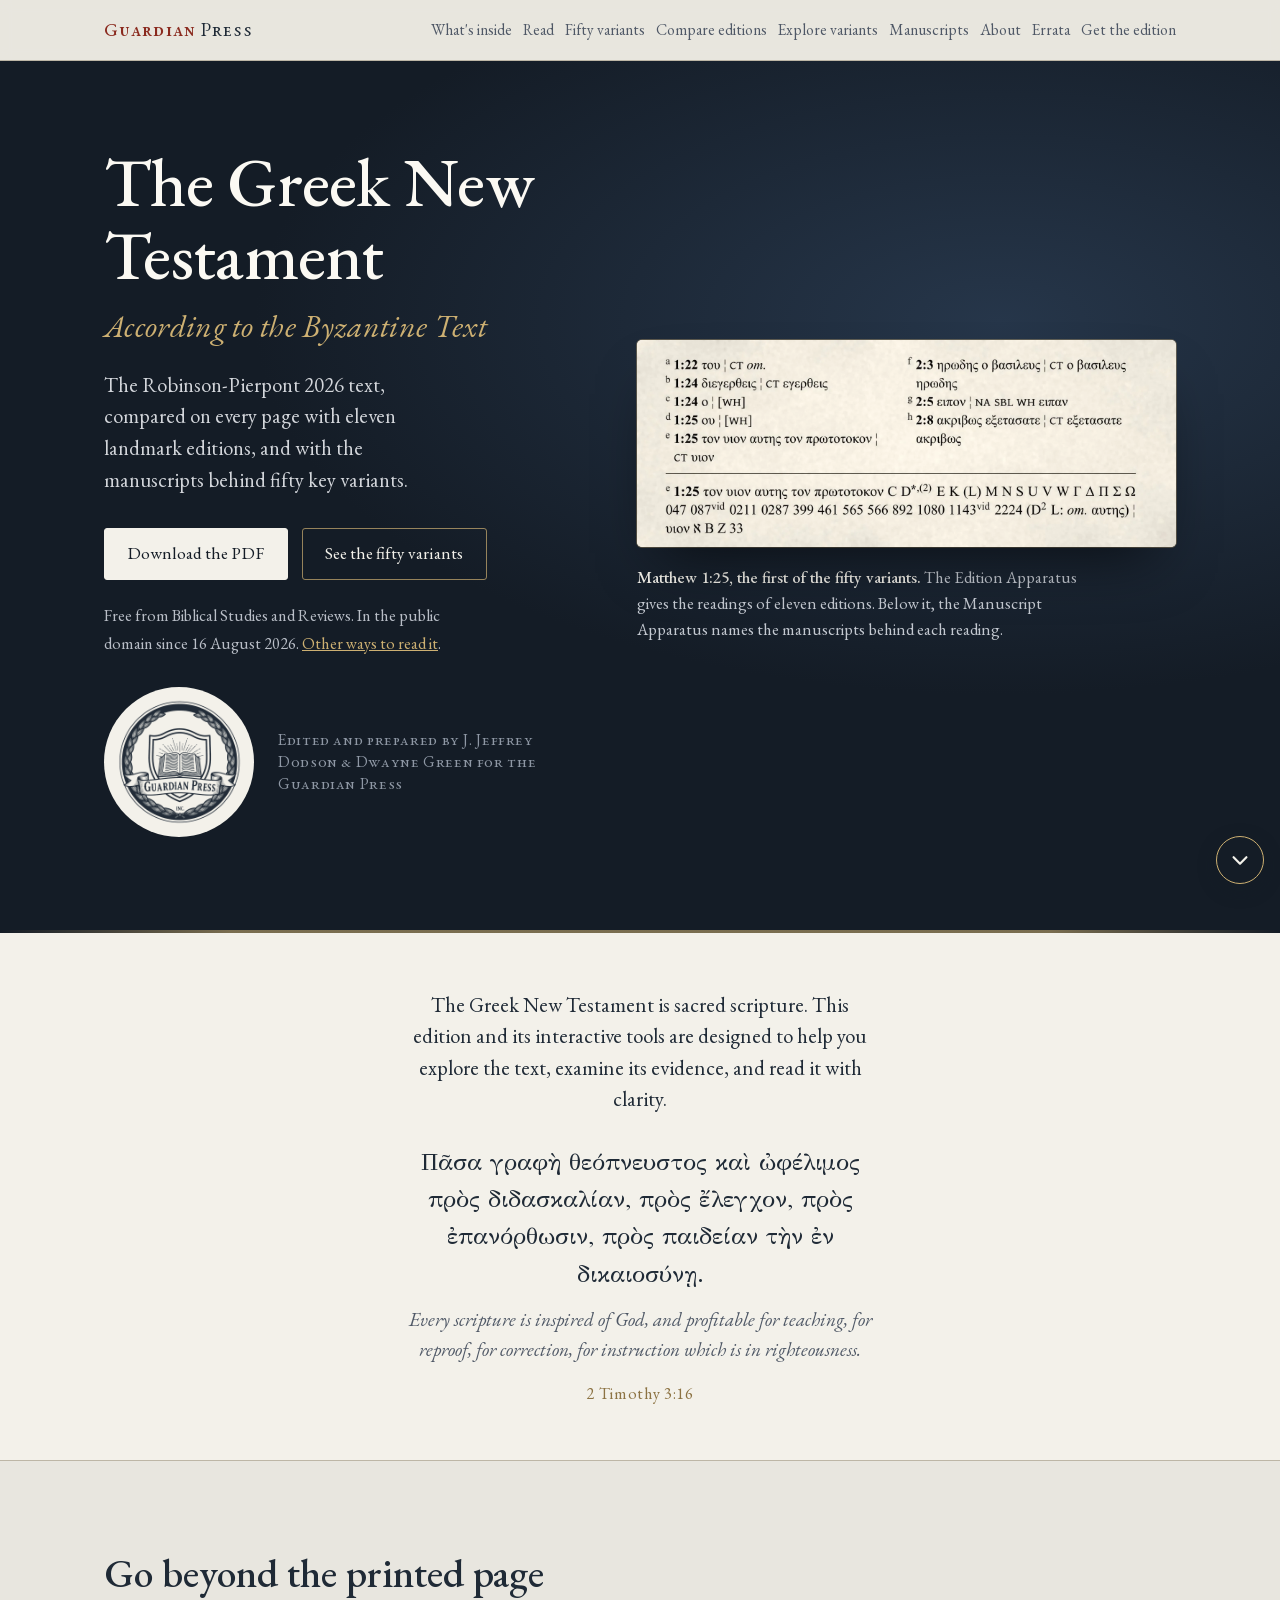
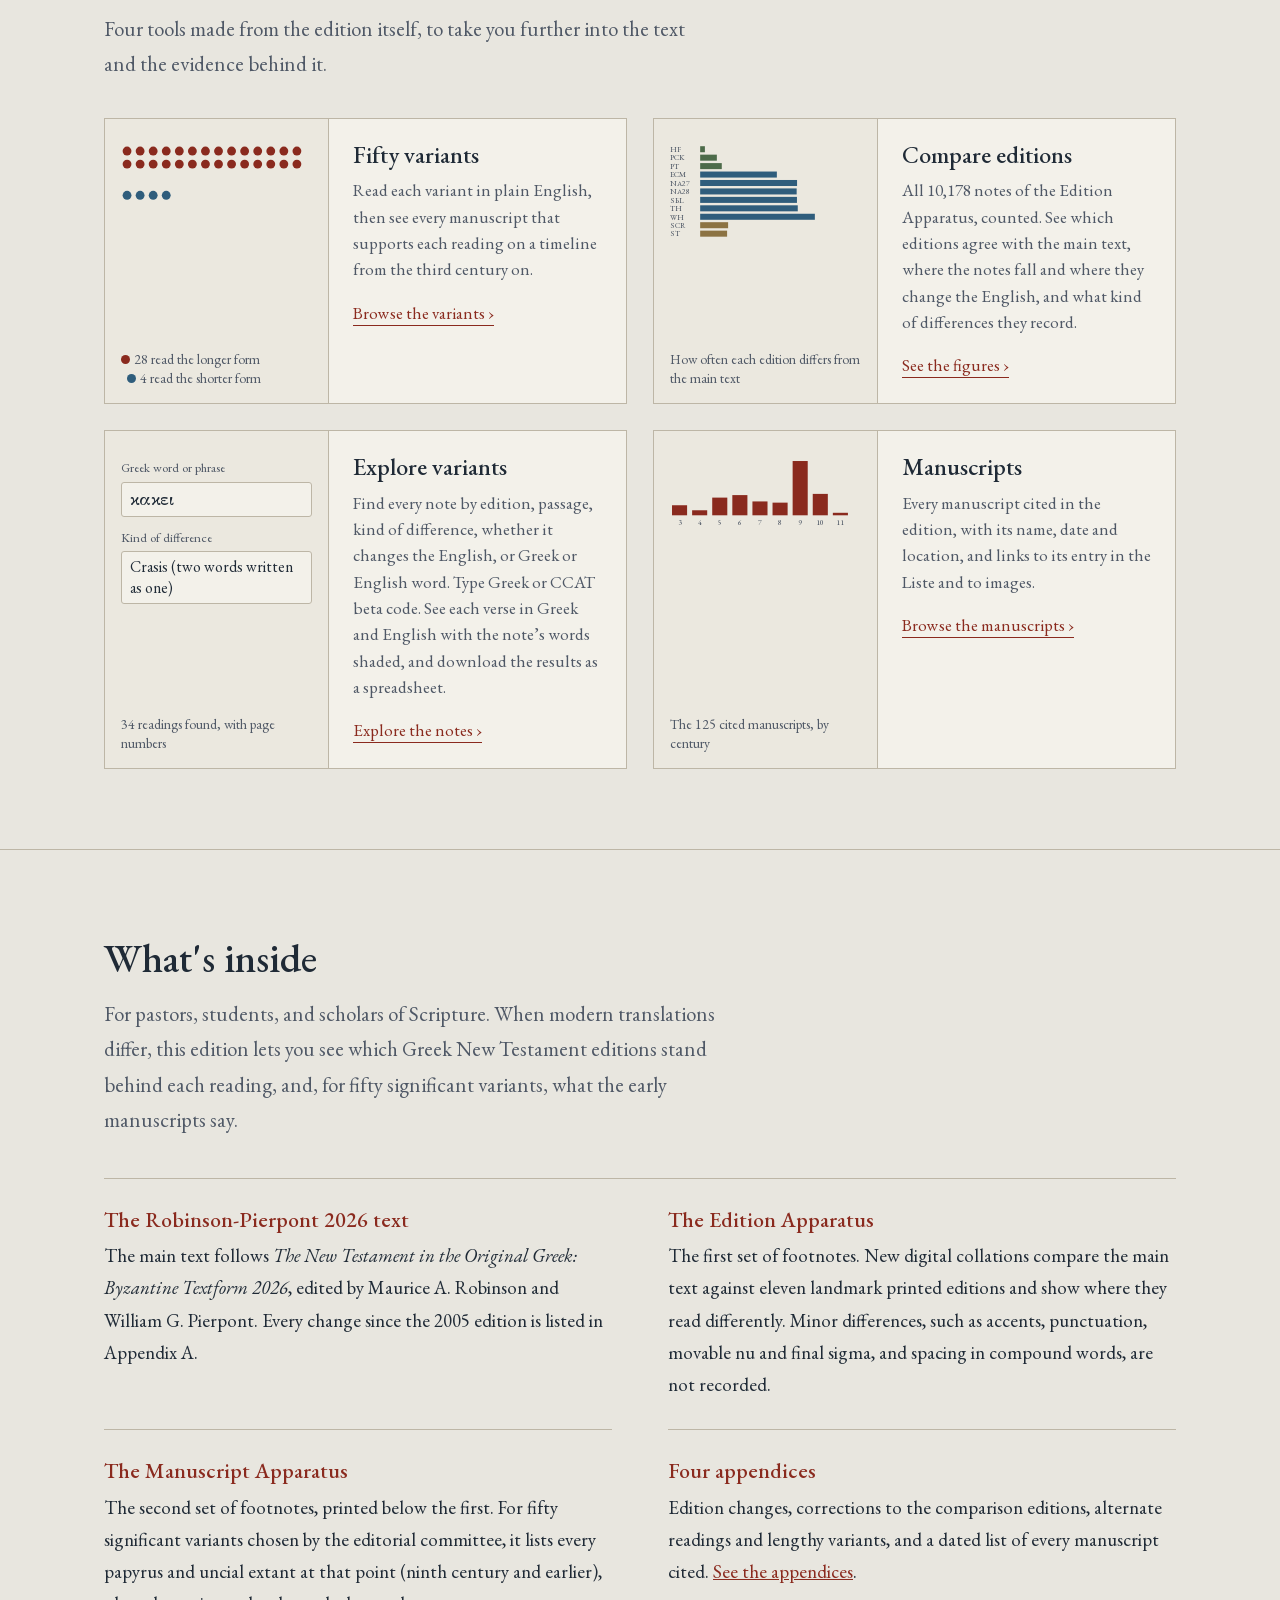
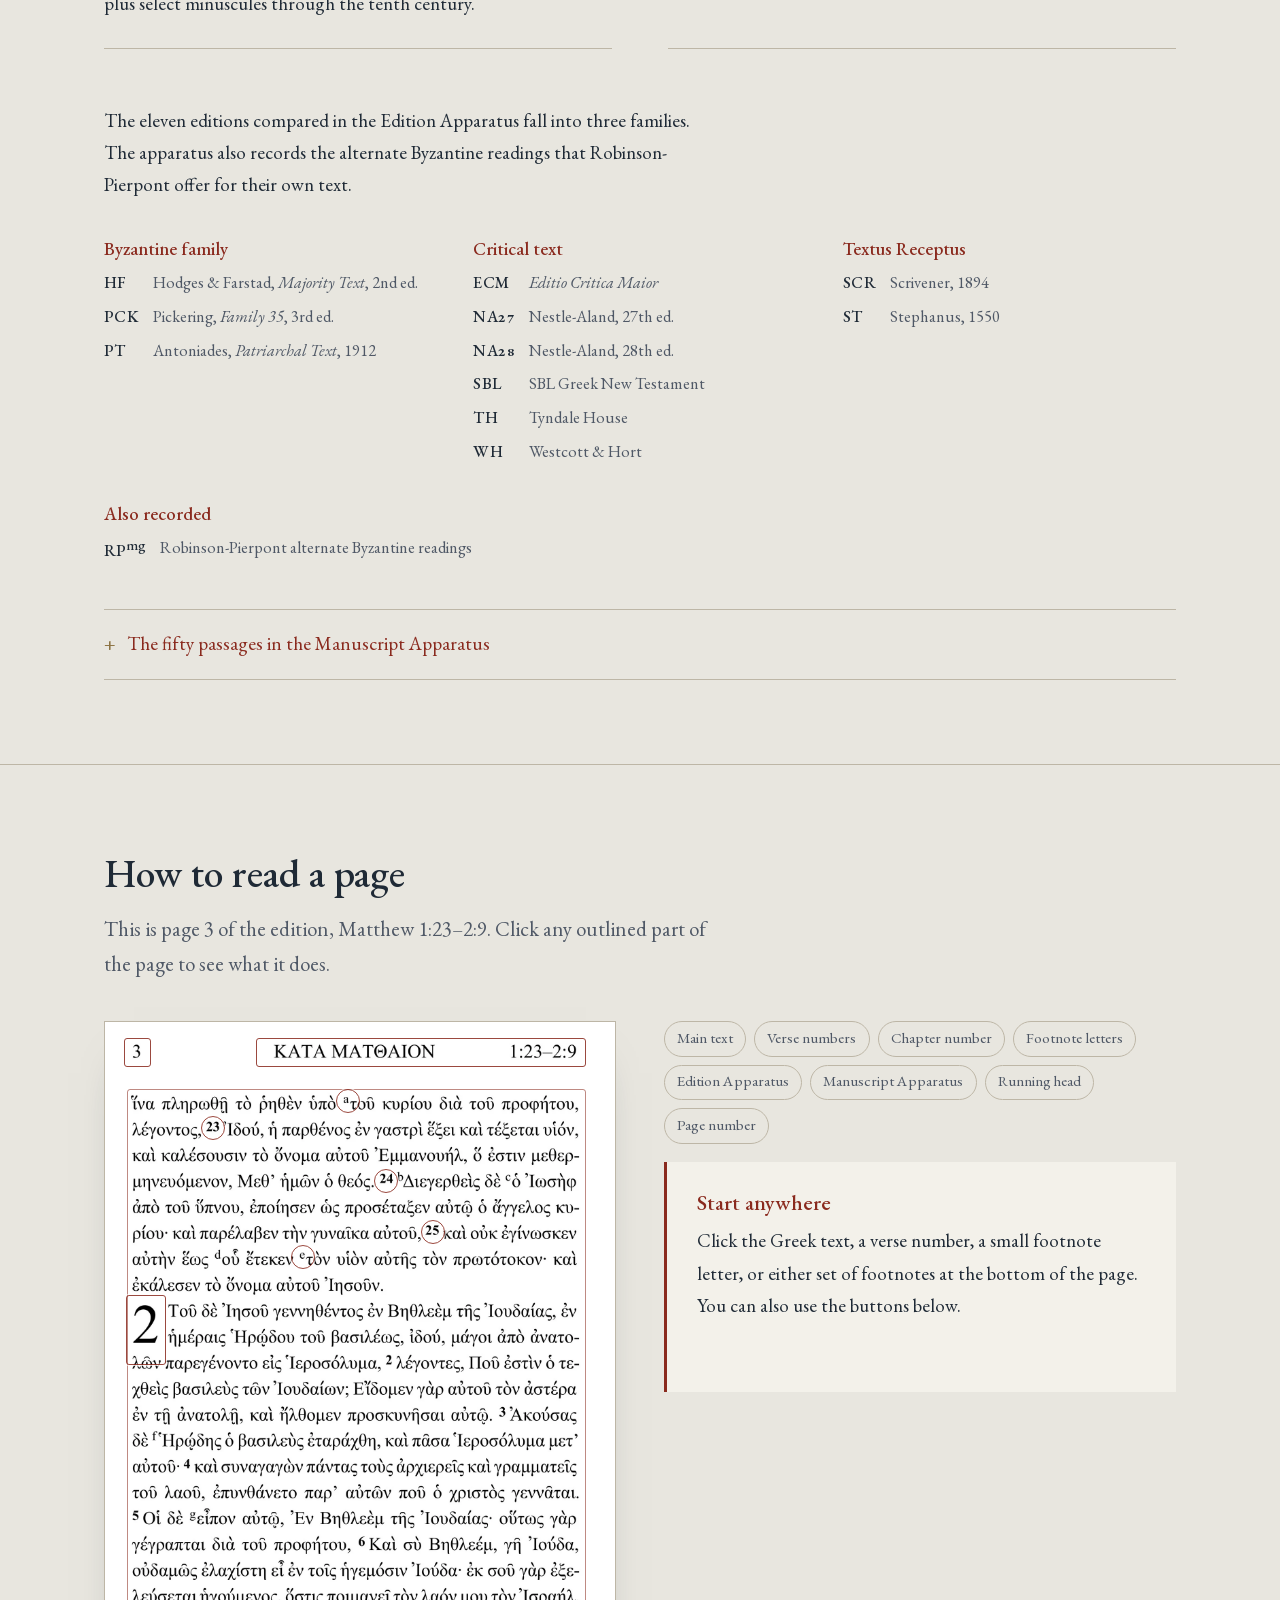
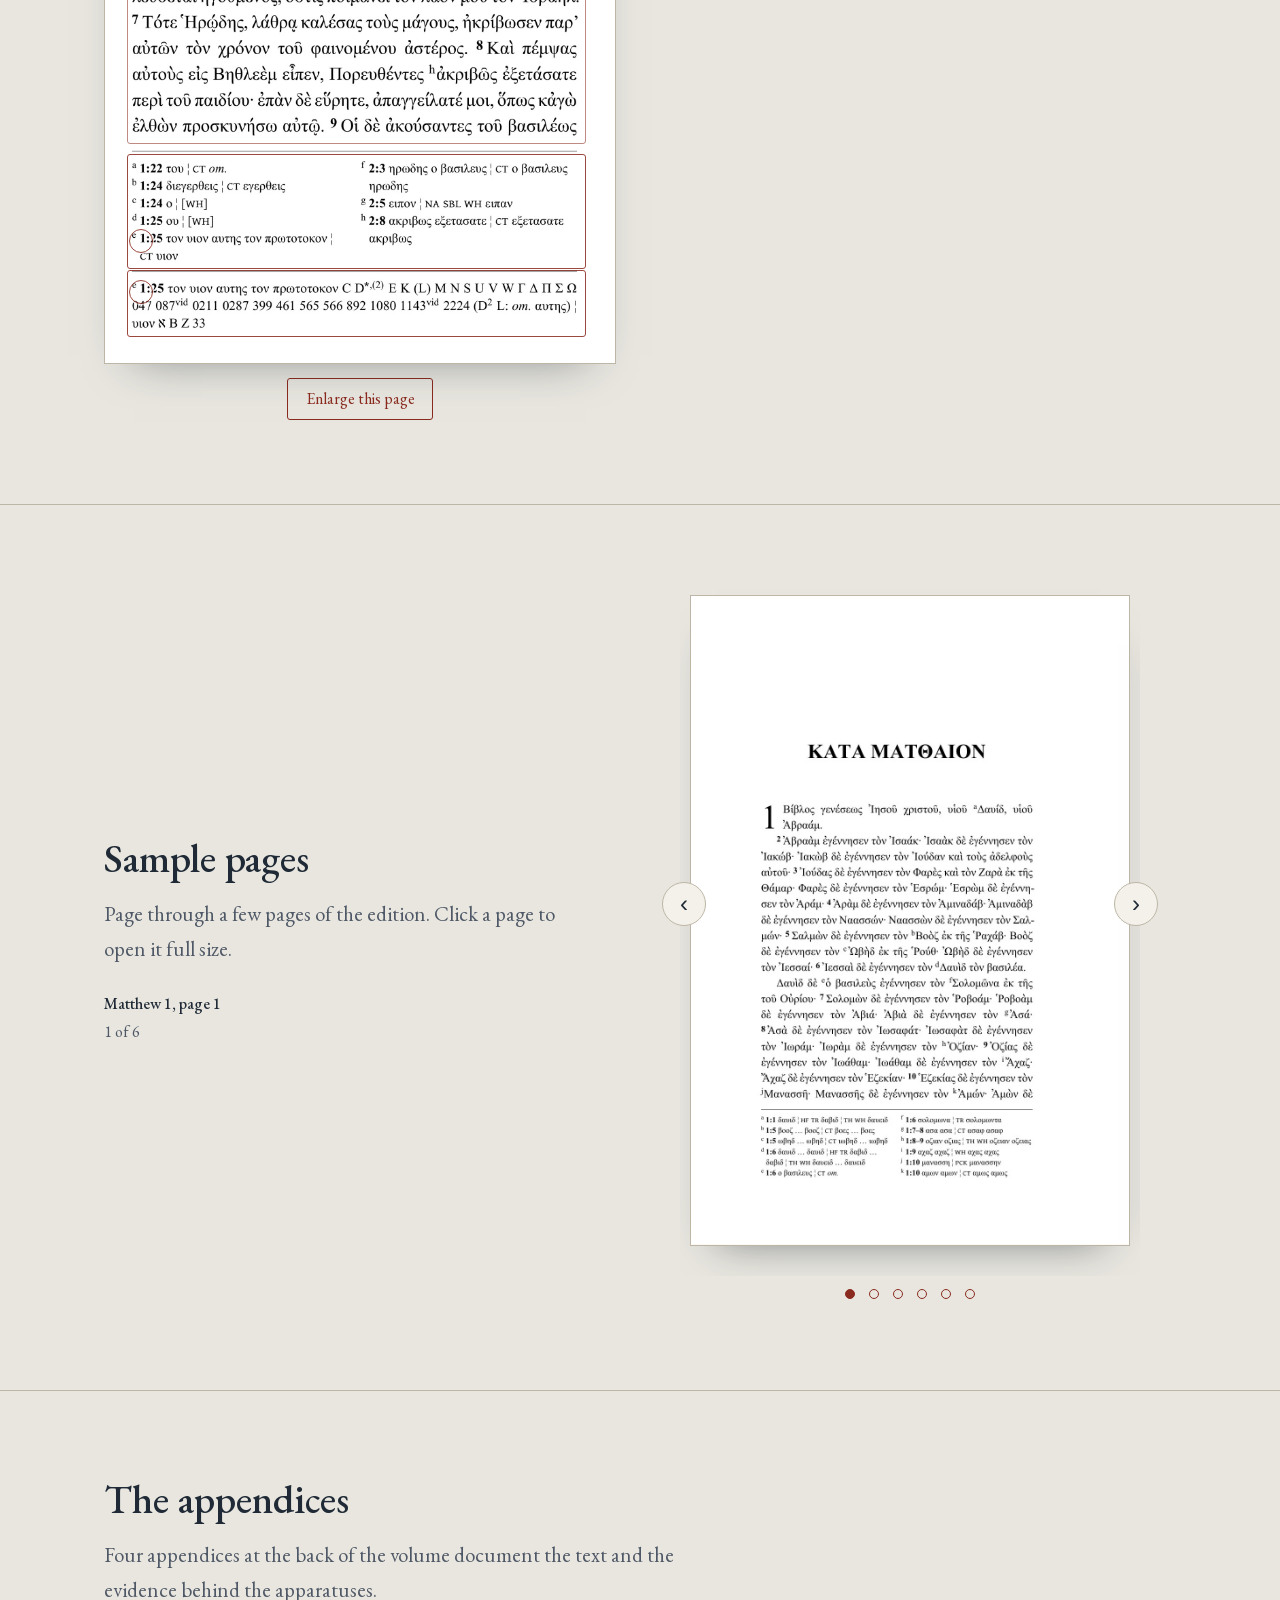
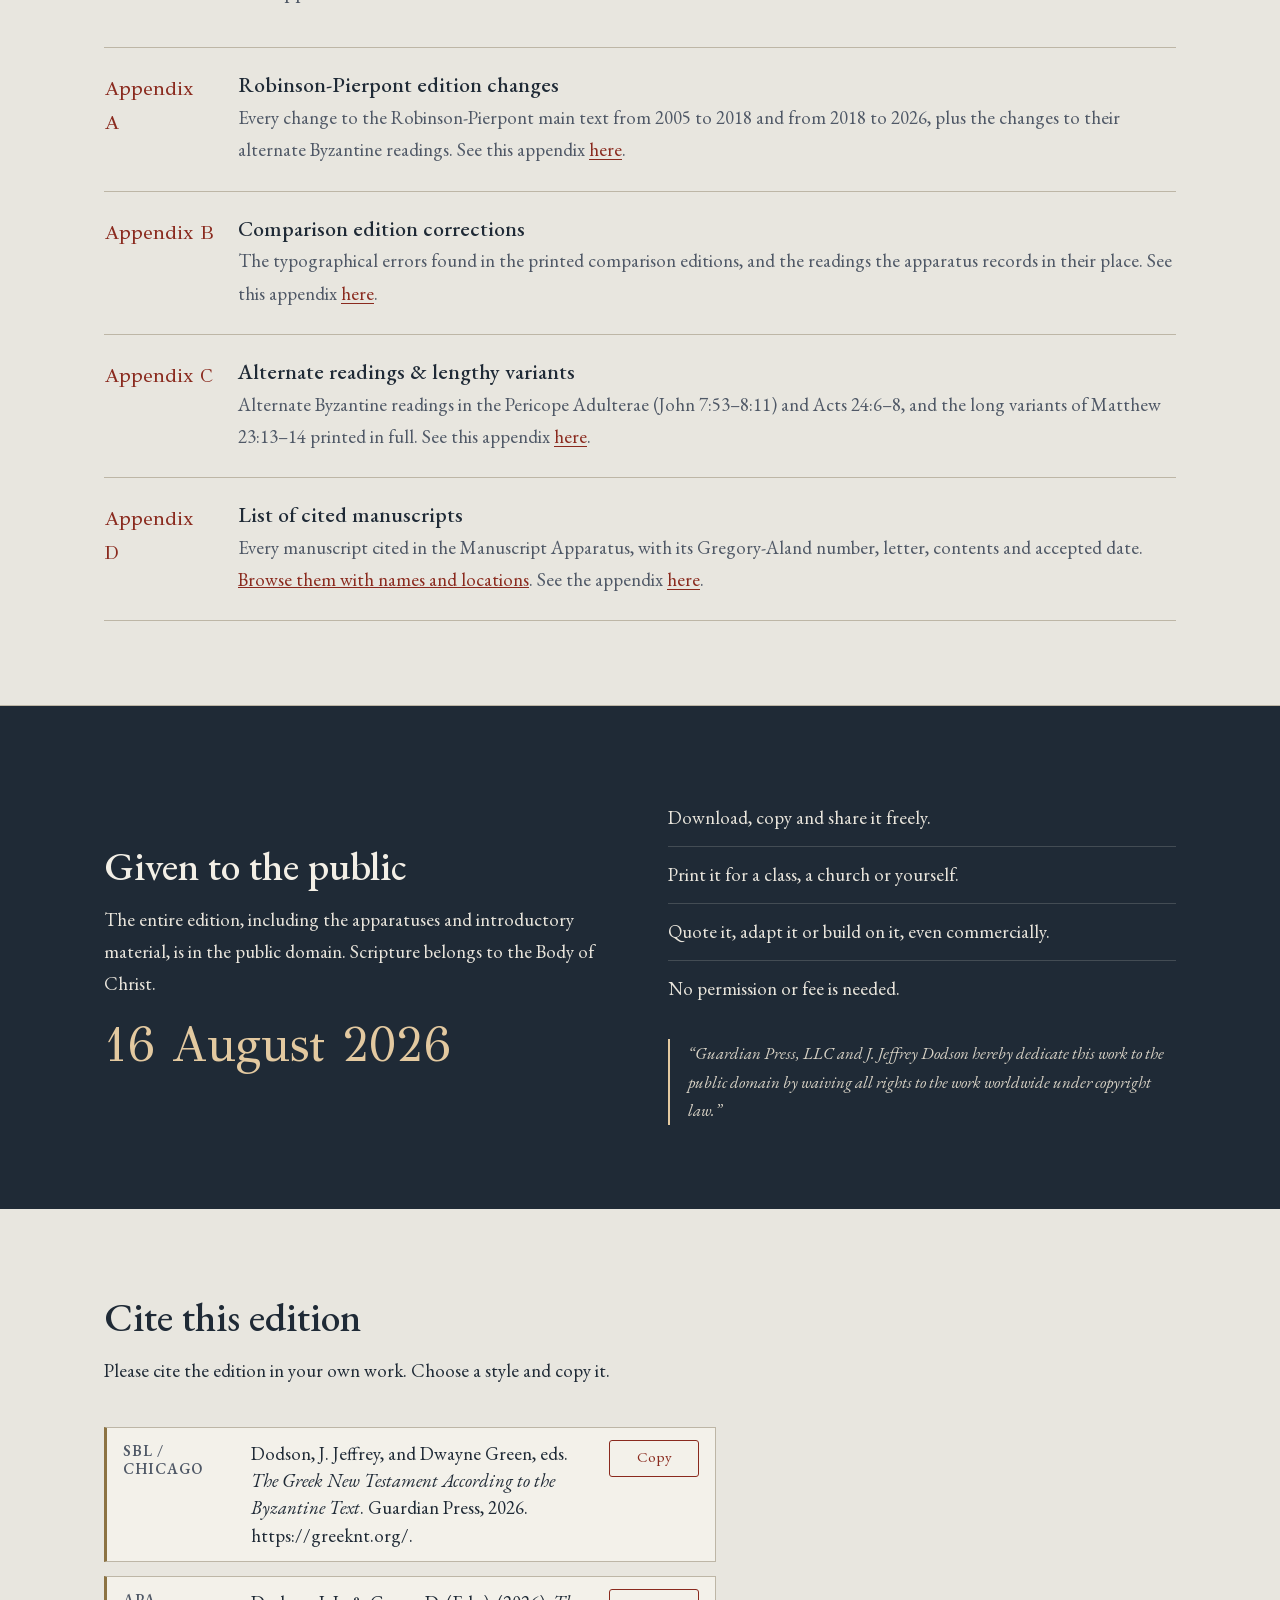
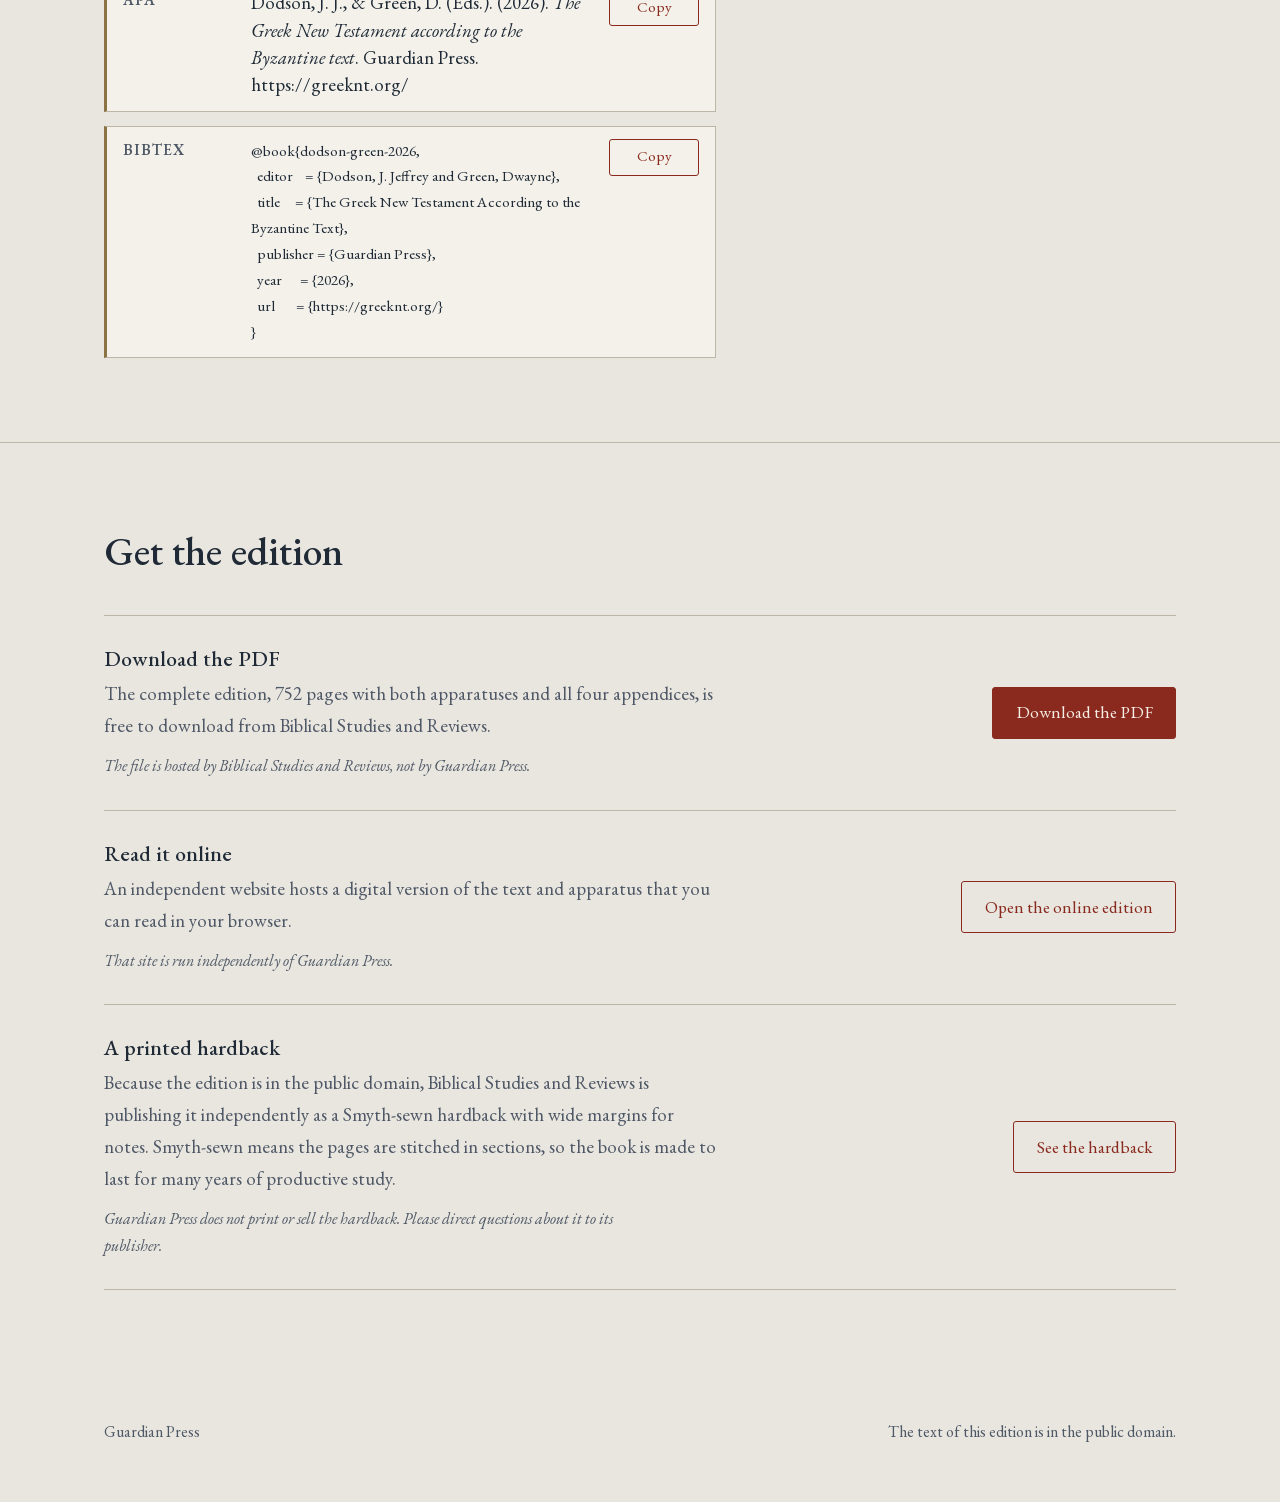
<file: index.html>
<!doctype html>
<html lang="en">
<head>
<meta charset="utf-8">
<meta name="viewport" content="width=device-width, initial-scale=1">
<link rel="icon" href="favicon.ico" sizes="32x32">
<link rel="icon" href="favicon.svg" type="image/svg+xml">
<link rel="apple-touch-icon" href="apple-touch-icon.png">
<link rel="manifest" href="manifest.webmanifest">
<meta name="theme-color" content="#e8e6df">
<meta name="apple-mobile-web-app-capable" content="yes">
<meta name="apple-mobile-web-app-title" content="Greek NT">
<title>The Greek New Testament According to the Byzantine Text</title>
<meta name="description" content="A free, public-domain comparative edition of the Robinson-Pierpont 2026 Byzantine Greek New Testament, published by Guardian Press.">
<link rel="canonical" href="https://greeknt.org/">
<meta property="og:type" content="website">
<meta property="og:site_name" content="Guardian Press">
<meta property="og:title" content="The Greek New Testament According to the Byzantine Text">
<meta property="og:description" content="A free, public-domain comparative edition of the Robinson-Pierpont 2026 text, with two footnote apparatuses and four appendices.">
<meta property="og:url" content="https://greeknt.org/">
<meta property="og:image" content="https://greeknt.org/images/social-card-2.jpg">
<meta property="og:image:width" content="1200">
<meta property="og:image:height" content="630">
<meta property="og:image:alt" content="The title, The Greek New Testament According to the Byzantine Text, above 2 Timothy 3:16 in Greek, with the name Guardian Press">
<meta name="twitter:card" content="summary_large_image">
<link rel="preload" href="fonts/EBGaramond-Regular.woff2" as="font" type="font/woff2" crossorigin>
<link rel="stylesheet" href="style.css">
<link rel="stylesheet" href="cite.css">
<link rel="stylesheet" href="home.css">
<link rel="stylesheet" href="pageviewer.css">
<link rel="stylesheet" href="print.css" media="print">
</head>
<body>
<a class="skip" href="#top">Skip to main content</a>

<header class="topbar">
  <div class="wrap">
    <a class="brand" href="#top"><b>Guardian</b> Press</a>
    <nav class="nav" aria-label="Sections">
      <a href="#inside">What's inside</a>
      <a href="#explore">How to read a page</a>
      <a href="#samples">Sample pages</a>
      <a href="#appendices">Appendices</a>
      <a href="read.html">Read</a>
      <a href="variants.html">Fifty variants</a>
      <a href="stats.html">Compare editions</a>
      <a href="search.html">Explore variants</a>
      <a href="manuscripts.html">Manuscripts</a>
      <a href="about.html">About</a>
      <a href="errata.html">Errata</a>
      <a href="#public-domain">Public domain</a>
      <a class="nav-dl" href="#get">Get the edition</a>
    </nav>
    <details class="navmenu">
      <summary>Menu</summary>
      <nav class="navmenu-list" aria-label="Menu">
        <a href="#inside">What's inside</a>
        <a href="#explore">How to read a page</a>
        <a href="#samples">Sample pages</a>
        <a href="#appendices">Appendices</a>
        <a href="read.html">Read</a>
        <a href="variants.html">Fifty variants</a>
        <a href="stats.html">Compare editions</a>
        <a href="search.html">Explore variants</a>
        <a href="manuscripts.html">Manuscripts</a>
        <a href="about.html">About</a>
        <a href="errata.html">Errata</a>
        <a href="#public-domain">Public domain</a>
        <a href="#get">Get the edition</a>
      </nav>
    </details>
  </div>
</header>

<main id="top">


  <!-- Opening -->
  <div class="hero">
    <div class="wrap hero-grid">
      <div class="hero-text">
        <h1>The Greek New Testament <span class="h1-sub">According to the Byzantine Text</span></h1>
        <p class="sub">The Robinson-Pierpont 2026 text, compared on every page with eleven landmark editions, and with the manuscripts behind fifty key variants.</p>
        <div class="actions">
          <a class="btn btn-light" href="https://excavatingthetext.com/resources/greek-nt-byzantine-text-2026-hyperlinked.pdf" target="_blank" rel="noopener" data-goatcounter-click="download-pdf" data-goatcounter-title="Download the PDF">Download the PDF</a>
          <a class="btn btn-ghost" href="variants.html">See the fifty variants</a>
        </div>
        <p class="note">Free from Biblical Studies and Reviews. In the public domain since 16 August 2026. <a href="#get">Other ways to read it</a>.</p>
        <div class="colophon"><img src="images/guardian-press-logo.png" width="640" height="640" alt="Guardian Press seal: an open book on a shield, encircled by a laurel wreath"><p class="byline">Edited and prepared by J. Jeffrey Dodson &amp; Dwayne Green for the Guardian Press</p></div>
      </div>
      <figure class="specimen">
        <div class="sheet">
          <img src="images/home-excerpt.webp" width="1500" height="576" alt="The footnotes at the bottom of page 3 of the edition: the Edition Apparatus listing how editions read at Matthew 1:25, and the Manuscript Apparatus listing the manuscripts for each reading">
        </div>
        <figcaption><b>Matthew 1:25, the first of the fifty variants.</b> The Edition Apparatus gives the readings of eleven editions. Below it, the Manuscript Apparatus names the manuscripts behind each reading.</figcaption>
      </figure>
    </div>
  </div>

  <!-- Sacred scripture -->
  <section class="epigraph" aria-label="Sacred scripture">
    <div class="wrap">
      <p class="ep-lead">The Greek New Testament is sacred scripture. This edition and its interactive tools are designed to help you explore the text, examine its evidence, and read it with clarity.</p>
      <blockquote class="ep-quote">
        <p class="ep-greek greek" lang="grc">Πᾶσα γραφὴ θεόπνευστος καὶ ὠφέλιμος πρὸς διδασκαλίαν, πρὸς ἔλεγχον, πρὸς ἐπανόρθωσιν, πρὸς παιδείαν τὴν ἐν δικαιοσύνῃ.</p>
        <p class="ep-en">Every scripture is inspired of God, and profitable for teaching, for reproof, for correction, for instruction which is in righteousness.</p>
        <p class="ep-cite">2 Timothy 3:16</p>
      </blockquote>
    </div>
  </section>

  <!-- Explore the evidence -->
  <section id="tools" class="tools">
    <div class="wrap">
      <div class="head">
        <h2>Go beyond the printed page</h2>
        <p class="lede">Four tools made from the edition itself, to take you further into the text and the evidence behind it.</p>
      </div>
      <div class="toolgrid">
        <a class="tool" href="variants.html">
          <div class="tool-viz"><svg class="viz" viewBox="0 0 190 70" role="img" aria-label="Matthew 1:25: 28 manuscripts read the longer form, 4 read the shorter form"><circle class="d1" cx="6" cy="6" r="4.4"/><circle class="d1" cx="19" cy="6" r="4.4"/><circle class="d1" cx="32" cy="6" r="4.4"/><circle class="d1" cx="45" cy="6" r="4.4"/><circle class="d1" cx="58" cy="6" r="4.4"/><circle class="d1" cx="71" cy="6" r="4.4"/><circle class="d1" cx="84" cy="6" r="4.4"/><circle class="d1" cx="97" cy="6" r="4.4"/><circle class="d1" cx="110" cy="6" r="4.4"/><circle class="d1" cx="123" cy="6" r="4.4"/><circle class="d1" cx="136" cy="6" r="4.4"/><circle class="d1" cx="149" cy="6" r="4.4"/><circle class="d1" cx="162" cy="6" r="4.4"/><circle class="d1" cx="175" cy="6" r="4.4"/><circle class="d1" cx="6" cy="19" r="4.4"/><circle class="d1" cx="19" cy="19" r="4.4"/><circle class="d1" cx="32" cy="19" r="4.4"/><circle class="d1" cx="45" cy="19" r="4.4"/><circle class="d1" cx="58" cy="19" r="4.4"/><circle class="d1" cx="71" cy="19" r="4.4"/><circle class="d1" cx="84" cy="19" r="4.4"/><circle class="d1" cx="97" cy="19" r="4.4"/><circle class="d1" cx="110" cy="19" r="4.4"/><circle class="d1" cx="123" cy="19" r="4.4"/><circle class="d1" cx="136" cy="19" r="4.4"/><circle class="d1" cx="149" cy="19" r="4.4"/><circle class="d1" cx="162" cy="19" r="4.4"/><circle class="d1" cx="175" cy="19" r="4.4"/><circle class="d2" cx="6" cy="50" r="4.4"/><circle class="d2" cx="19" cy="50" r="4.4"/><circle class="d2" cx="32" cy="50" r="4.4"/><circle class="d2" cx="45" cy="50" r="4.4"/></svg><p class="viz-cap"><span class="k k1"></span>28 read the longer form<br><span class="k k2"></span>4 read the shorter form</p></div>
          <div class="tool-body">
            <h3>Fifty variants</h3>
            <p>Read each variant in plain English, then see every manuscript that supports each reading on a timeline from the third century on.</p>
            <span class="go">Browse the variants</span>
          </div>
        </a>
        <a class="tool" href="stats.html">
          <div class="tool-viz"><svg class="viz" viewBox="0 0 190 94" role="img" aria-label="Bars showing how often each of the eleven editions differs from the main text"><text class="bl" x="0" y="7.0">HF</text><rect class="b-byz" x="30" y="1.2" width="4.7" height="6"/><text class="bl" x="0" y="15.4">PCK</text><rect class="b-byz" x="30" y="9.6" width="16.6" height="6"/><text class="bl" x="0" y="23.8">PT</text><rect class="b-byz" x="30" y="18.0" width="21.5" height="6"/><text class="bl" x="0" y="32.2">ECM</text><rect class="b-crit" x="30" y="26.400000000000002" width="76.3" height="6"/><text class="bl" x="0" y="40.6">NA27</text><rect class="b-crit" x="30" y="34.800000000000004" width="96.4" height="6"/><text class="bl" x="0" y="49.0">NA28</text><rect class="b-crit" x="30" y="43.2" width="96.0" height="6"/><text class="bl" x="0" y="57.400000000000006">SBL</text><rect class="b-crit" x="30" y="51.60000000000001" width="96.3" height="6"/><text class="bl" x="0" y="65.80000000000001">TH</text><rect class="b-crit" x="30" y="60.00000000000001" width="97.1" height="6"/><text class="bl" x="0" y="74.2">WH</text><rect class="b-crit" x="30" y="68.4" width="114.1" height="6"/><text class="bl" x="0" y="82.60000000000001">SCR</text><rect class="b-tr" x="30" y="76.80000000000001" width="27.8" height="6"/><text class="bl" x="0" y="91.0">ST</text><rect class="b-tr" x="30" y="85.2" width="26.8" height="6"/></svg><p class="viz-cap">How often each edition differs from the main text</p></div>
          <div class="tool-body">
            <h3>Compare editions</h3>
            <p>All 10,178 notes of the Edition Apparatus, counted. See which editions agree with the main text, where the notes fall and where they change the English, and what kind of differences they record.</p>
            <span class="go">See the figures</span>
          </div>
        </a>
        <a class="tool" href="search.html">
          <div class="tool-viz"><div class="fake-search"><span class="fs-label">Greek word or phrase</span><span class="fs-box greek">κακει</span><span class="fs-label">Kind of difference</span><span class="fs-box">Crasis (two words written as one)</span></div><p class="viz-cap">34 readings found, with page numbers</p></div>
          <div class="tool-body">
            <h3>Explore variants</h3>
            <p>Find every note by edition, passage, kind of difference, whether it changes the English, or Greek or English word. Type Greek or CCAT beta code. See each verse in Greek and English with the note’s words shaded, and download the results as a spreadsheet.</p>
            <span class="go">Explore the notes</span>
          </div>
        </a>
        <a class="tool" href="manuscripts.html">
          <div class="tool-viz"><svg class="viz" viewBox="0 0 190 72" role="img" aria-label="Number of cited manuscripts by century, third to eleventh"><rect class="b-ms" x="2" y="48.0" width="15" height="10.0"/><text class="bl c" x="9.5" y="68">3</text><rect class="b-ms" x="22" y="53.0" width="15" height="5.0"/><text class="bl c" x="29.5" y="68">4</text><rect class="b-ms" x="42" y="40.4" width="15" height="17.6"/><text class="bl c" x="49.5" y="68">5</text><rect class="b-ms" x="62" y="37.9" width="15" height="20.1"/><text class="bl c" x="69.5" y="68">6</text><rect class="b-ms" x="82" y="44.2" width="15" height="13.8"/><text class="bl c" x="89.5" y="68">7</text><rect class="b-ms" x="102" y="45.4" width="15" height="12.6"/><text class="bl c" x="109.5" y="68">8</text><rect class="b-ms" x="122" y="4.0" width="15" height="54.0"/><text class="bl c" x="129.5" y="68">9</text><rect class="b-ms" x="142" y="36.7" width="15" height="21.3"/><text class="bl c" x="149.5" y="68">10</text><rect class="b-ms" x="162" y="55.5" width="15" height="2.5"/><text class="bl c" x="169.5" y="68">11</text></svg><p class="viz-cap">The 125 cited manuscripts, by century</p></div>
          <div class="tool-body">
            <h3>Manuscripts</h3>
            <p>Every manuscript cited in the edition, with its name, date and location, and links to its entry in the Liste and to images.</p>
            <span class="go">Browse the manuscripts</span>
          </div>
        </a>
      </div>
    </div>
  </section>

  <!-- What's inside -->
  <section id="inside">
    <div class="wrap">
      <div class="head">
        <h2>What's inside</h2>
        <p class="lede">For pastors, students, and scholars of Scripture. When modern translations differ, this edition lets you see which Greek New Testament editions stand behind each reading, and, for fifty significant variants, what the early manuscripts say.</p>
      </div>
      <div class="contents">
        <div class="entry">
          <h3>The Robinson-Pierpont 2026 text</h3>
          <p>The main text follows <i>The New Testament in the Original Greek: Byzantine Textform 2026</i>, edited by Maurice A. Robinson and William G. Pierpont. Every change since the 2005 edition is listed in Appendix A.</p>
        </div>
        <div class="entry">
          <h3>The Edition Apparatus</h3>
          <p>The first set of footnotes. New digital collations compare the main text against eleven landmark printed editions and show where they read differently. Minor differences, such as accents, punctuation, movable nu and final sigma, and spacing in compound words, are not recorded.</p>
        </div>
        <div class="entry">
          <h3>The Manuscript Apparatus</h3>
          <p>The second set of footnotes, printed below the first. For fifty significant variants chosen by the editorial committee, it lists every papyrus and uncial extant at that point (ninth century and earlier), plus select minuscules through the tenth century.</p>
        </div>
        <div class="entry">
          <h3>Four appendices</h3>
          <p>Edition changes, corrections to the comparison editions, alternate readings and lengthy variants, and a dated list of every manuscript cited. <a href="#appendices">See the appendices</a>.</p>
        </div>
      </div>

      <div class="editions">
        <p class="intro">The eleven editions compared in the Edition Apparatus fall into three families. The apparatus also records the alternate Byzantine readings that Robinson-Pierpont offer for their own text.</p>
        <div>
          <h3>Byzantine family</h3>
          <dl>
            <dt>HF</dt><dd>Hodges &amp; Farstad, <i>Majority Text</i>, 2nd ed.</dd>
            <dt>PCK</dt><dd>Pickering, <i>Family 35</i>, 3rd ed.</dd>
            <dt>PT</dt><dd>Antoniades, <i>Patriarchal Text</i>, 1912</dd>
          </dl>
        </div>
        <div>
          <h3>Critical text</h3>
          <dl>
            <dt>ECM</dt><dd><i>Editio Critica Maior</i></dd>
            <dt>NA27</dt><dd>Nestle-Aland, 27th ed.</dd>
            <dt>NA28</dt><dd>Nestle-Aland, 28th ed.</dd>
            <dt>SBL</dt><dd>SBL Greek New Testament</dd>
            <dt>TH</dt><dd>Tyndale House</dd>
            <dt>WH</dt><dd>Westcott &amp; Hort</dd>
          </dl>
        </div>
        <div>
          <h3>Textus Receptus</h3>
          <dl>
            <dt>SCR</dt><dd>Scrivener, 1894</dd>
            <dt>ST</dt><dd>Stephanus, 1550</dd>
          </dl>
        </div>
        <div class="also">
          <h3>Also recorded</h3>
          <dl>
            <dt>RP<sup>mg</sup></dt><dd>Robinson-Pierpont alternate Byzantine readings</dd>
          </dl>
        </div>
      </div>

      <details class="fifty">
        <summary>The fifty passages in the Manuscript Apparatus</summary>
        <ul>
          <li>Matthew 1:25 <span><a class="pglink" href="images/pdf-pages/p035.webp" data-pages="3" aria-label="Show page 3 of the edition">3</a></span></li><li>Matthew 3:11 <span><a class="pglink" href="images/pdf-pages/p038.webp" data-pages="6" aria-label="Show page 6 of the edition">6</a></span></li><li>Matthew 4:10 <span><a class="pglink" href="images/pdf-pages/p039.webp" data-pages="7" aria-label="Show page 7 of the edition">7</a></span></li><li>Matthew 6:13 <span><a class="pglink" href="images/pdf-pages/p045.webp" data-pages="13" aria-label="Show page 13 of the edition">13</a></span></li><li>Matthew 12:47 <span><a class="pglink" href="images/pdf-pages/p065.webp" data-pages="33" aria-label="Show page 33 of the edition">33</a></span></li><li>Matthew 17:21 <span><a class="pglink" href="images/pdf-pages/p081.webp" data-pages="49" aria-label="Show page 49 of the edition">49</a></span></li><li>Matthew 18:11 <span><a class="pglink" href="images/pdf-pages/p082.webp" data-pages="50" aria-label="Show page 50 of the edition">50</a></span></li><li>Matthew 23:13–14 <span><a class="pglink" href="images/pdf-pages/p098.webp" data-pages="66" aria-label="Show page 66 of the edition">66</a></span></li><li>Matthew 25:13 <span><a class="pglink" href="images/pdf-pages/p105.webp" data-pages="73" aria-label="Show page 73 of the edition">73</a></span></li><li>Matthew 28:9 <span><a class="pglink" href="images/pdf-pages/p119.webp" data-pages="87" aria-label="Show page 87 of the edition">87</a></span></li>
          <li>Mark 1:2 <span><a class="pglink" href="images/pdf-pages/p121.webp" data-pages="89" aria-label="Show page 89 of the edition">89</a></span></li><li>Mark 2:16 <span><a class="pglink" href="images/pdf-pages/p127.webp" data-pages="95" aria-label="Show page 95 of the edition">95</a></span></li><li>Mark 7:16 <span><a class="pglink" href="images/pdf-pages/p146.webp" data-pages="114" aria-label="Show page 114 of the edition">114</a></span></li><li>Mark 9:29 <span><a class="pglink" href="images/pdf-pages/p155.webp" data-pages="123" aria-label="Show page 123 of the edition">123</a></span></li><li>Mark 11:26 <span><a class="pglink" href="images/pdf-pages/p164.webp" data-pages="132" aria-label="Show page 132 of the edition">132</a></span></li><li>Mark 13:14 <span><a class="pglink" href="images/pdf-pages/p171.webp" data-pages="139" aria-label="Show page 139 of the edition">139</a></span></li><li>Mark 15:28 <span><a class="pglink" href="images/pdf-pages/p182.webp" data-pages="150" aria-label="Show page 150 of the edition">150</a></span></li><li>Mark 16:9–20 <span><a class="pglink" href="images/pdf-pages/p185.webp" data-pages="153" aria-label="Show page 153 of the edition">153</a></span></li>
          <li>Luke 4:4 <span><a class="pglink" href="images/pdf-pages/p200.webp" data-pages="168" aria-label="Show page 168 of the edition">168</a></span></li><li>Luke 9:55–56 <span><a class="pglink" href="images/pdf-pages/p228.webp" data-pages="196" aria-label="Show page 196 of the edition">196</a></span></li><li>Luke 17:36 <span><a class="pglink" href="images/pdf-pages/p257.webp" data-pages="225" aria-label="Show page 225 of the edition">225</a></span></li><li>Luke 23:17 <span><a class="pglink" href="images/pdf-pages/p279.webp" data-pages="247" aria-label="Show page 247 of the edition">247</a></span></li><li>Luke 23:34 <span><a class="pglink" href="images/pdf-pages/p280.webp" data-pages="248" aria-label="Show page 248 of the edition">248</a></span></li>
          <li>John 1:18 <span><a class="pglink" href="images/pdf-pages/p288.webp" data-pages="256" aria-label="Show page 256 of the edition">256</a></span></li><li>John 5:3–4 <span><a class="pglink" href="images/pdf-pages/p300.webp" data-pages="268" aria-label="Show page 268 of the edition">268</a></span></li><li>John 7:53–8:11 <span><a class="pglink" href="images/pdf-pages/p313.webp" data-pages="281" aria-label="Show page 281 of the edition">281</a></span></li><li>John 12:1 <span><a class="pglink" href="images/pdf-pages/p329.webp" data-pages="297" aria-label="Show page 297 of the edition">297</a></span></li>
          <li>Acts 8:37 <span><a class="pglink" href="images/pdf-pages/p385.webp" data-pages="353" aria-label="Show page 353 of the edition">353</a></span></li><li>Acts 12:25 <span><a class="pglink" href="images/pdf-pages/p399.webp" data-pages="367" aria-label="Show page 367 of the edition">367</a></span></li><li>Acts 15:34 <span><a class="pglink" href="images/pdf-pages/p410.webp" data-pages="378" aria-label="Show page 378 of the edition">378</a></span></li><li>Acts 28:29 <span><a class="pglink" href="images/pdf-pages/p455.webp" data-pages="423" aria-label="Show page 423 of the edition">423</a></span></li>
          <li>Romans 8:1 <span><a class="pglink" href="images/pdf-pages/p470.webp" data-pages="438" aria-label="Show page 438 of the edition">438</a></span></li><li>Romans 14:24–26 <span><a class="pglink" href="images/pdf-pages/p483.webp" data-pages="451" aria-label="Show page 451 of the edition">451</a></span></li><li>Romans 16:24 <span><a class="pglink" href="images/pdf-pages/p488.webp" data-pages="456" aria-label="Show page 456 of the edition">456</a></span></li><li>1 Corinthians 10:28 <span><a class="pglink" href="images/pdf-pages/p506.webp" data-pages="474" aria-label="Show page 474 of the edition">474</a></span></li><li>Ephesians 5:30 <span><a class="pglink" href="images/pdf-pages/p564.webp" data-pages="532" aria-label="Show page 532 of the edition">532</a></span></li><li>Philippians 3:16 <span><a class="pglink" href="images/pdf-pages/p572.webp" data-pages="540" aria-label="Show page 540 of the edition">540</a></span></li><li>1 Thessalonians 1:1 <span><a class="pglink" href="images/pdf-pages/p583.webp" data-pages="551" aria-label="Show page 551 of the edition">551</a></span></li><li>2 Thessalonians 2:3 <span><a class="pglink" href="images/pdf-pages/p592.webp" data-pages="560" aria-label="Show page 560 of the edition">560</a></span></li><li>1 Timothy 3:16 <span><a class="pglink" href="images/pdf-pages/p598.webp" data-pages="566" aria-label="Show page 566 of the edition">566</a></span></li><li>Hebrews 3:6 <span><a class="pglink" href="images/pdf-pages/p620.webp" data-pages="588" aria-label="Show page 588 of the edition">588</a></span></li><li>Hebrews 11:37 <span><a class="pglink" href="images/pdf-pages/p635.webp" data-pages="603" aria-label="Show page 603 of the edition">603</a></span></li>
          <li>James 4:4 <span><a class="pglink" href="images/pdf-pages/p646.webp" data-pages="614" aria-label="Show page 614 of the edition">614</a></span></li><li>1 Peter 4:14 <span><a class="pglink" href="images/pdf-pages/p658.webp" data-pages="626" aria-label="Show page 626 of the edition">626</a></span></li><li>1 John 2:23 <span><a class="pglink" href="images/pdf-pages/p669.webp" data-pages="637" aria-label="Show page 637 of the edition">637</a></span></li><li>1 John 5:7–8 <span><a class="pglink" href="images/pdf-pages/p674.webp" data-pages="642" aria-label="Show page 642 of the edition">642</a></span></li><li>3 John 1:12 <span><a class="pglink" href="images/pdf-pages/p680.webp" data-pages="648" aria-label="Show page 648 of the edition">648</a></span></li>
          <li>Revelation 2:20 <span><a class="pglink" href="images/pdf-pages/p690.webp" data-pages="658" aria-label="Show page 658 of the edition">658</a></span></li><li>Revelation 16:9 <span><a class="pglink" href="images/pdf-pages/p720.webp" data-pages="688" aria-label="Show page 688 of the edition">688</a></span></li><li>Revelation 22:14 <span><a class="pglink" href="images/pdf-pages/p737.webp" data-pages="705" aria-label="Show page 705 of the edition">705</a></span></li>
        </ul>
      </details>
    </div>
  </section>

  <!-- Explore a page -->
  <section id="explore">
    <div class="wrap">
      <div class="head">
        <h2>How to read a page</h2>
        <p class="lede">This is page 3 of the edition, Matthew 1:23–2:9. Click any outlined part of the page to see what it does.</p>
      </div>
      <div class="explore">
        <div class="pagecol">
        <div class="pagewrap" id="sheet">
          <img src="images/explore-matthew-1-23.webp" loading="lazy" decoding="async" width="1500" height="2766" alt="Page 3 of the edition: Matthew 1:23 to 2:9, with the Edition Apparatus and Manuscript Apparatus at the bottom">
        </div>
        <button class="enlarge" id="enlarge" type="button">Enlarge this page</button>
        </div>
        <div class="panel">
          <div class="chips" id="chips" aria-label="Parts of the page"></div>
          <div class="card" id="info" aria-live="polite">
            <h3>Start anywhere</h3>
            <p>Click the Greek text, a verse number, a small footnote letter, or either set of footnotes at the bottom of the page. You can also use the buttons below.</p>
          </div>
        </div>
      </div>
    </div>
  </section>

  <!-- Sample pages -->
  <section id="samples">
    <div class="wrap samples">
      <div class="head head-flush">
        <h2>Sample pages</h2>
        <p class="lede">Page through a few pages of the edition. Click a page to open it full size.</p>
        <p class="counter counter-left" id="sampleCaption"></p>
      </div>
      <div class="carousel" id="carousel" aria-roledescription="carousel" aria-label="Sample pages" tabindex="0">
        <div class="viewport"><div class="track" id="track"></div></div>
        <button class="arrow prev" id="prev" aria-label="Previous page">‹</button>
        <button class="arrow next" id="next" aria-label="Next page">›</button>
        <div class="dots" id="dots"></div>
      </div>
    </div>
  </section>

  <!-- Appendices -->
  <section id="appendices">
    <div class="wrap">
      <div class="head">
        <h2>The appendices</h2>
        <p class="lede">Four appendices at the back of the volume document the text and the evidence behind the apparatuses.</p>
      </div>
      <ol class="appx">
        <li><span class="num">Appendix A</span><div><h3>Robinson-Pierpont edition changes</h3><p>Every change to the Robinson-Pierpont main text from 2005 to 2018 and from 2018 to 2026, plus the changes to their alternate Byzantine readings. See this appendix <a class="pglink" href="images/pdf-pages/p740.webp" data-pages="708" aria-label="Show the first page of Appendix A, page 708 of the edition">here</a>.</p></div></li>
        <li><span class="num">Appendix B</span><div><h3>Comparison edition corrections</h3><p>The typographical errors found in the printed comparison editions, and the readings the apparatus records in their place. See this appendix <a class="pglink" href="images/pdf-pages/p743.webp" data-pages="711" aria-label="Show the first page of Appendix B, page 711 of the edition">here</a>.</p></div></li>
        <li><span class="num">Appendix C</span><div><h3>Alternate readings &amp; lengthy variants</h3><p>Alternate Byzantine readings in the Pericope Adulterae (John 7:53–8:11) and Acts 24:6–8, and the long variants of Matthew 23:13–14 printed in full. See this appendix <a class="pglink" href="images/pdf-pages/p746.webp" data-pages="714" aria-label="Show the first page of Appendix C, page 714 of the edition">here</a>.</p></div></li>
        <li><span class="num">Appendix D</span><div><h3>List of cited manuscripts</h3><p>Every manuscript cited in the Manuscript Apparatus, with its Gregory-Aland number, letter, contents and accepted date. <a href="manuscripts.html">Browse them with names and locations</a>. See the appendix <a class="pglink" href="images/pdf-pages/p748.webp" data-pages="716" aria-label="Show the first page of Appendix D, page 716 of the edition">here</a>.</p></div></li>
      </ol>
    </div>
  </section>

  <!-- Public domain -->
  <section id="public-domain" class="pd">
    <div class="wrap">
      <div>
        <h2>Given to the public</h2>
        <p class="pd-lede">The entire edition, including the apparatuses and introductory material, is in the public domain. Scripture belongs to the Body of Christ.</p>
        <div class="date">16 August 2026</div>
      </div>
      <div>
        <ul>
          <li>Download, copy and share it freely.</li>
          <li>Print it for a class, a church or yourself.</li>
          <li>Quote it, adapt it or build on it, even commercially.</li>
          <li>No permission or fee is needed.</li>
        </ul>
        <p class="dedication">“Guardian Press, LLC and J. Jeffrey Dodson hereby dedicate this work to the public domain by waiving all rights to the work worldwide under copyright law.”</p>
      </div>
    </div>
  </section>

  <!-- Get the edition -->
  <section id="cite">
    <div class="wrap">
      <div class="head">
        <h2>Cite this edition</h2>
        <p>Please cite the edition in your own work. Choose a style and copy it.</p>
      </div>
      <div class="cite-panel" id="cite-panel">
        <p>Dodson, J. Jeffrey, and Dwayne Green, eds. <i>The Greek New Testament According to the Byzantine Text</i>. Guardian Press, 2026. https://greeknt.org/.</p>
      </div>
    </div>
  </section>

  <section id="get">
    <div class="wrap">
      <div class="head">
        <h2>Get the edition</h2>
      </div>
      <div class="ways">
        <div class="way">
          <div>
            <h3>Download the PDF</h3>
            <p>The complete edition, 752 pages with both apparatuses and all four appendices, is free to download from Biblical Studies and Reviews.</p>
            <p class="fine">The file is hosted by Biblical Studies and Reviews, not by Guardian Press.</p>
          </div>
          <a class="btn btn-primary" href="https://excavatingthetext.com/resources/greek-nt-byzantine-text-2026-hyperlinked.pdf" target="_blank" rel="noopener" data-goatcounter-click="download-pdf" data-goatcounter-title="Download the PDF">Download the PDF</a>
        </div>
        <div class="way">
          <div>
            <h3>Read it online</h3>
            <p>An independent website hosts a digital version of the text and apparatus that you can read in your browser.</p>
            <p class="fine">That site is run independently of Guardian Press.</p>
          </div>
          <a class="btn btn-quiet" href="https://excavatingthetext.com/gnt/" target="_blank" rel="noopener" data-goatcounter-click="read-online" data-goatcounter-title="Open the online edition">Open the online edition</a>
        </div>
        <div class="way">
          <div>
            <h3>A printed hardback</h3>
            <p>Because the edition is in the public domain, Biblical Studies and Reviews is publishing it independently as a Smyth-sewn hardback with wide margins for notes. Smyth-sewn means the pages are stitched in sections, so the book is made to last for many years of productive study.</p>
            <p class="fine">Guardian Press does not print or sell the hardback. Please direct questions about it to its publisher.</p>
          </div>
          <a class="btn btn-quiet" href="https://excavatingthetext.com/hardbound-gnt.html" target="_blank" rel="noopener" data-goatcounter-click="hardback" data-goatcounter-title="See the hardback">See the hardback</a>
        </div>
      </div>
    </div>
  </section>

</main>

<dialog id="lightbox" aria-label="Enlarged page">
  <button type="button" id="lbclose" class="lbclose" aria-label="Close enlarged page">Close</button>
  <img src="images/explore-matthew-1-23.webp" loading="lazy" decoding="async" width="1500" height="2766" alt="Page 3 of the edition, enlarged: Matthew 1:23 to 2:9">
</dialog>

<footer>
  <div class="wrap">
    <span>Guardian Press</span>
    <span>The text of this edition is in the public domain.</span>
  </div>
</footer>

<script src="script.js" defer></script>
<script src="cite.js"></script>
<script src="pageviewer.js"></script>
<script src="menu.js"></script>
<script src="backnav.js"></script>
<script src="pwa.js" defer></script>
<script src="scrolljump.js"></script>
<script data-goatcounter="https://greeknt.goatcounter.com/count" async src="https://gc.zgo.at/count.js"></script>
</body>
</html>
</file>
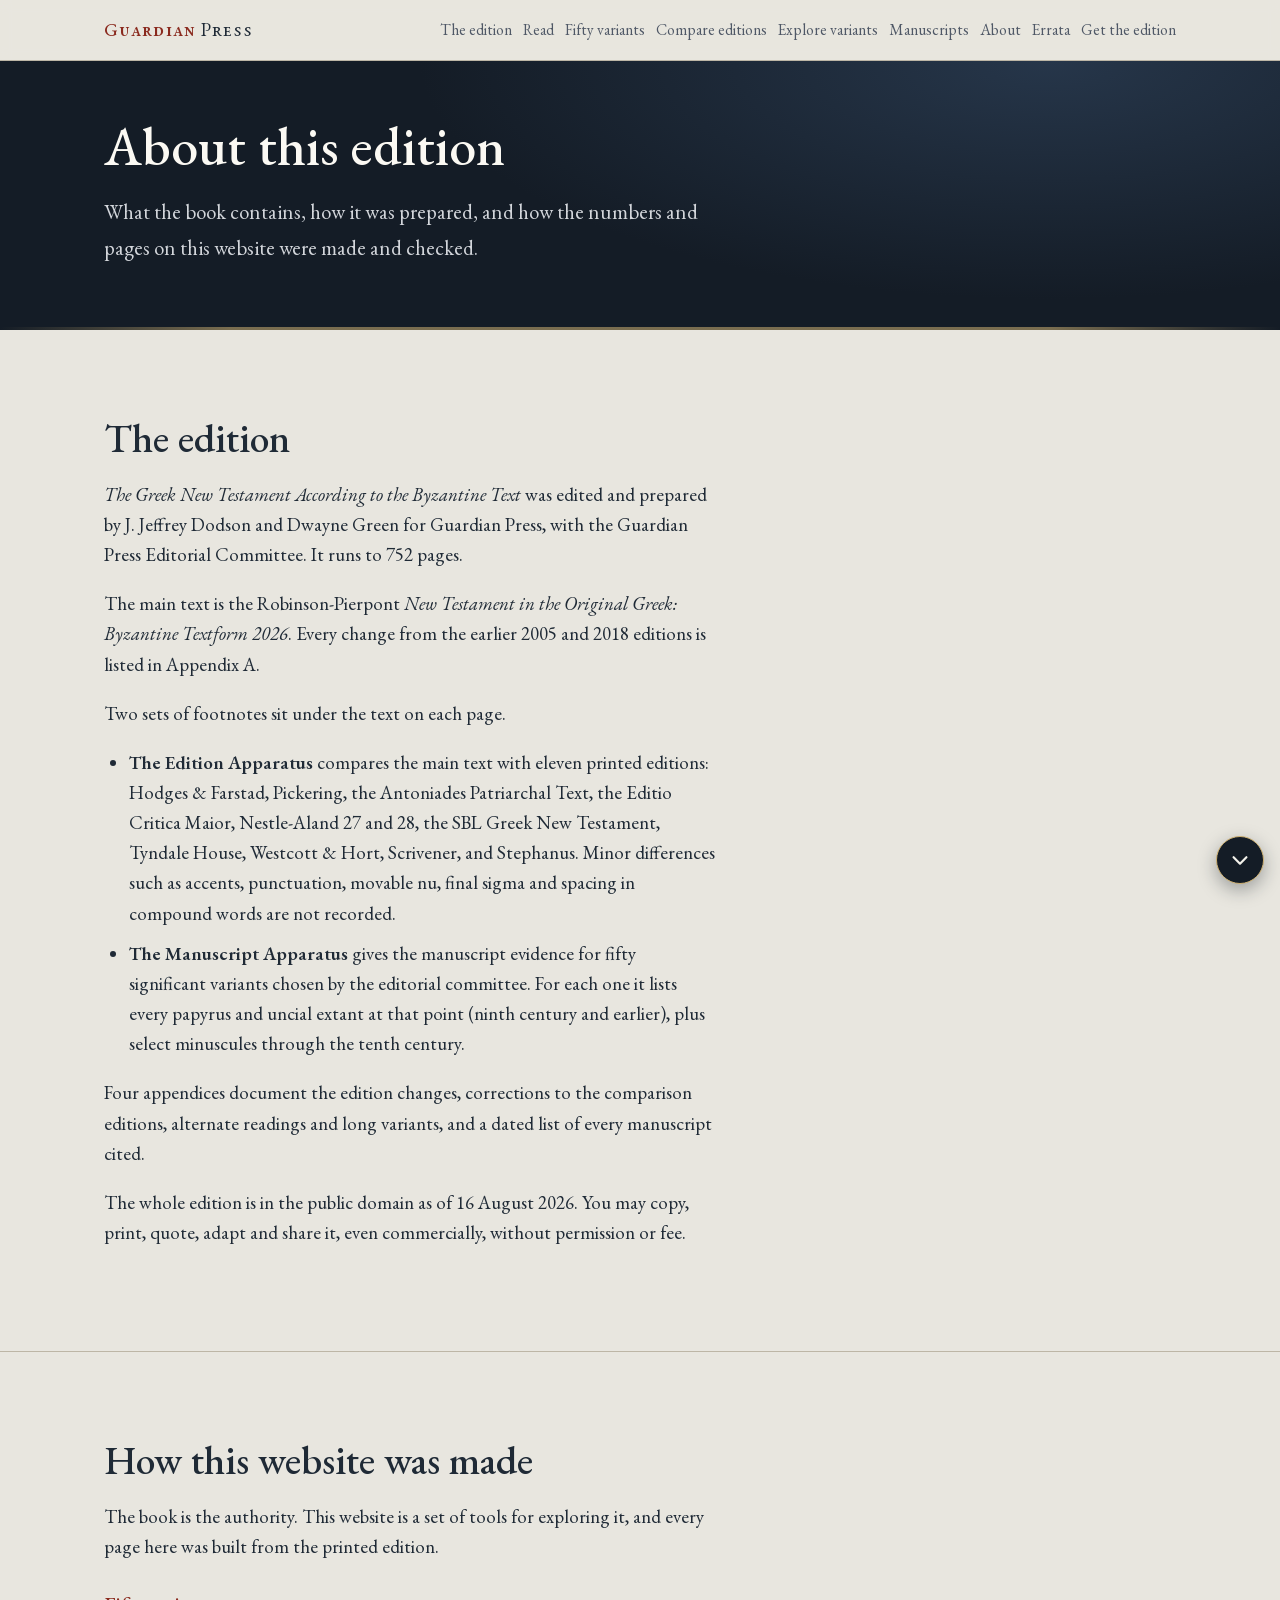
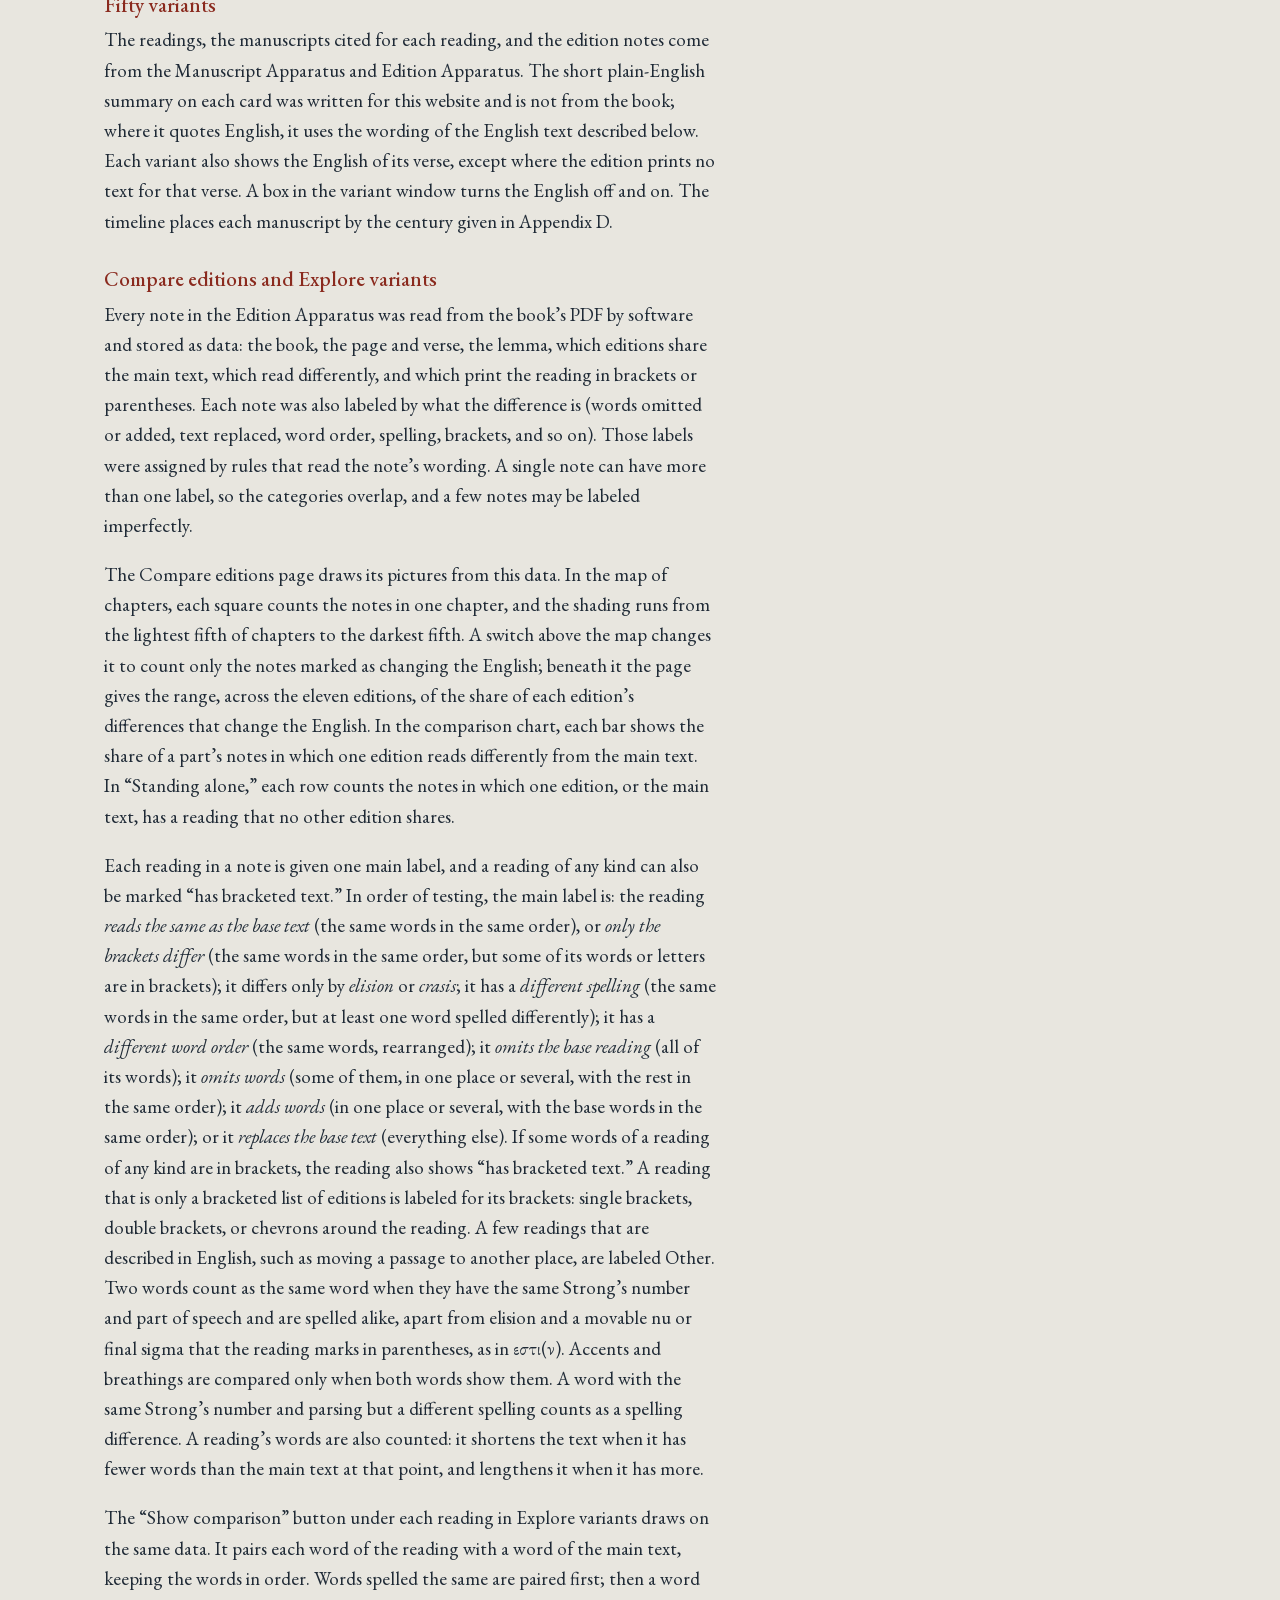
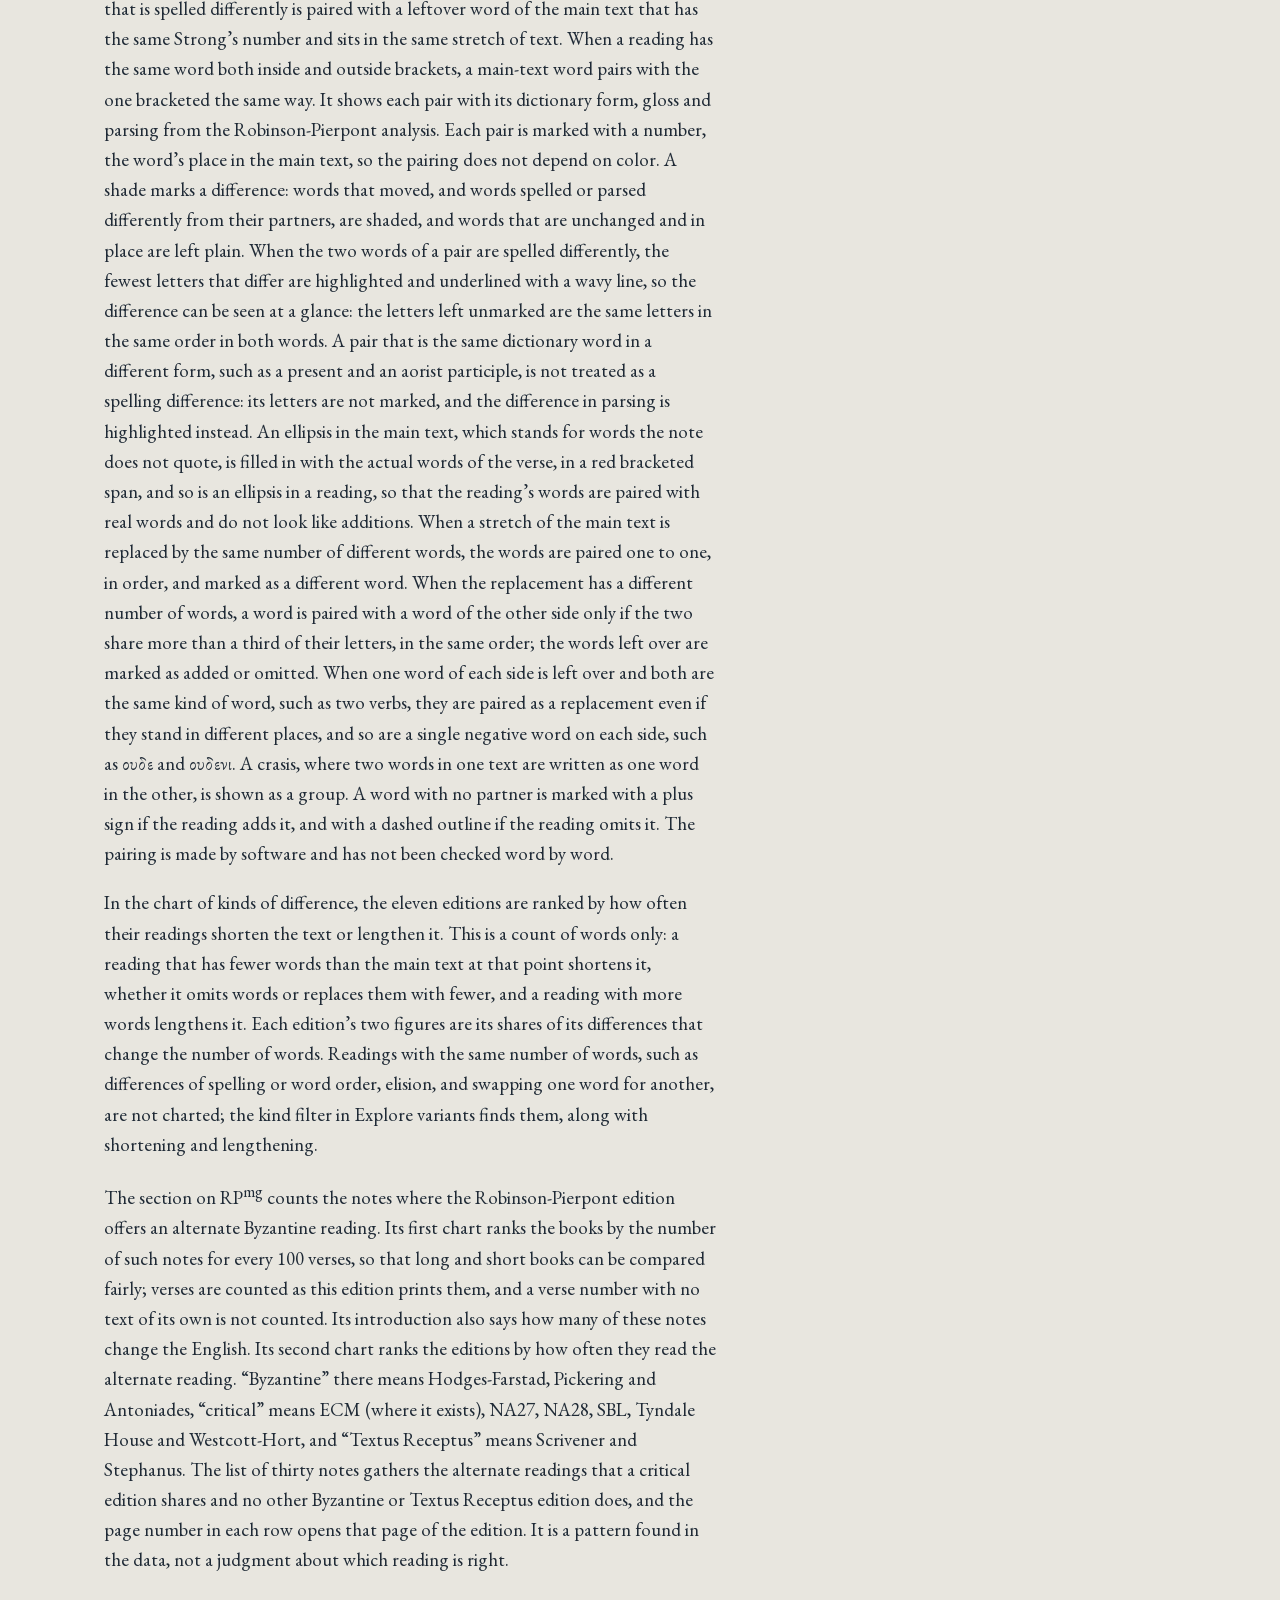
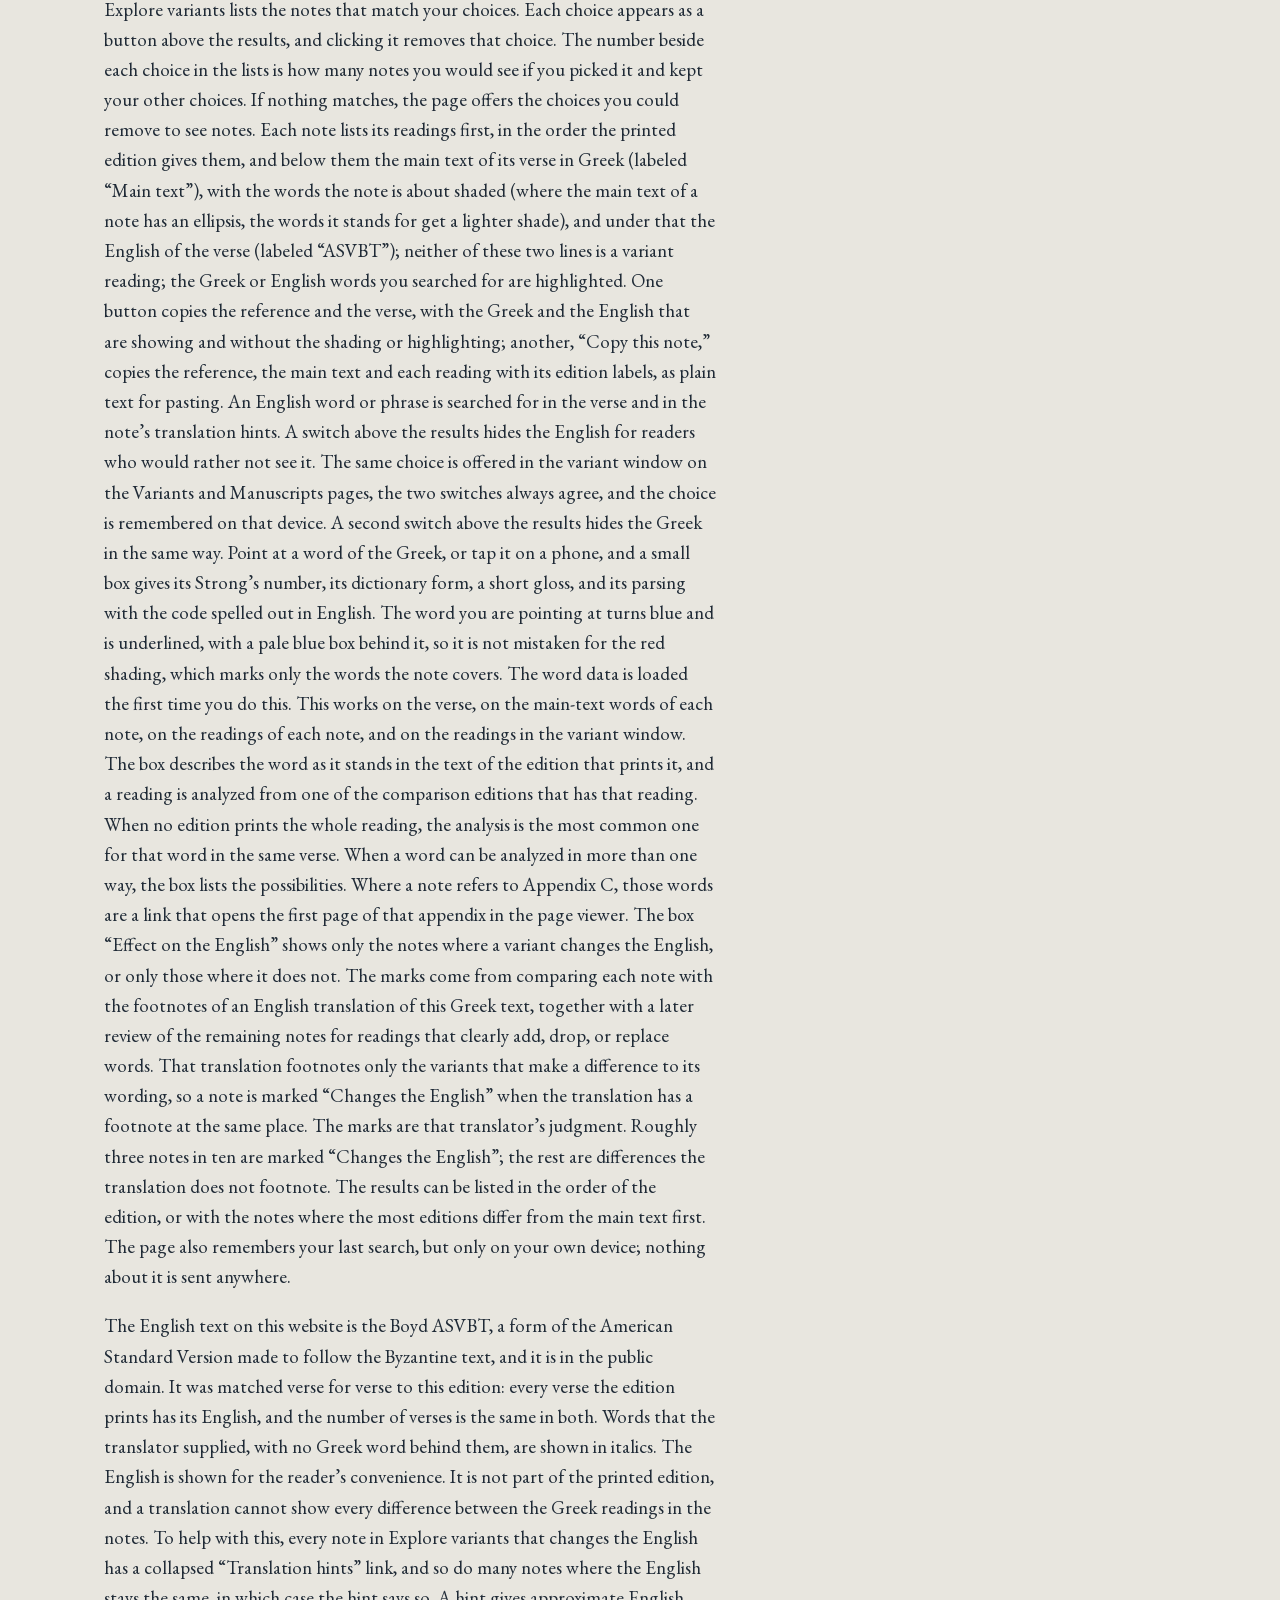
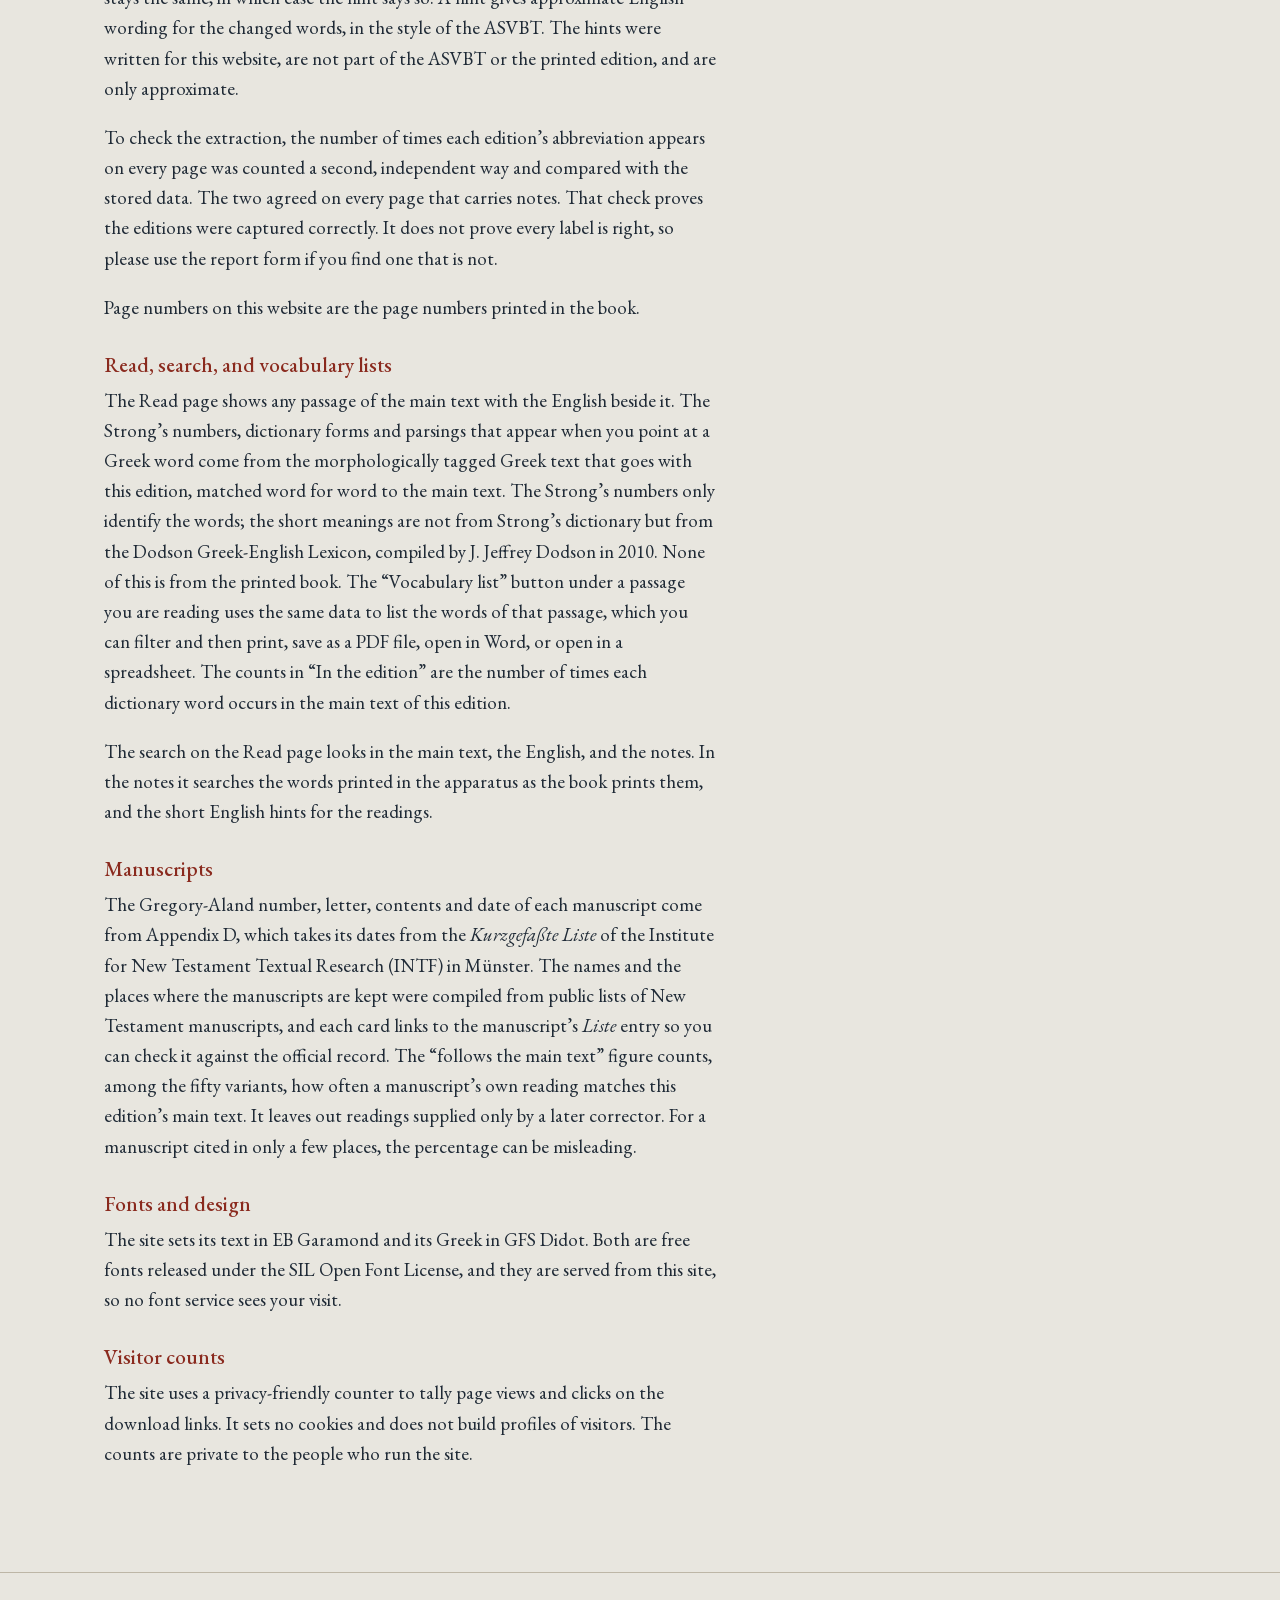
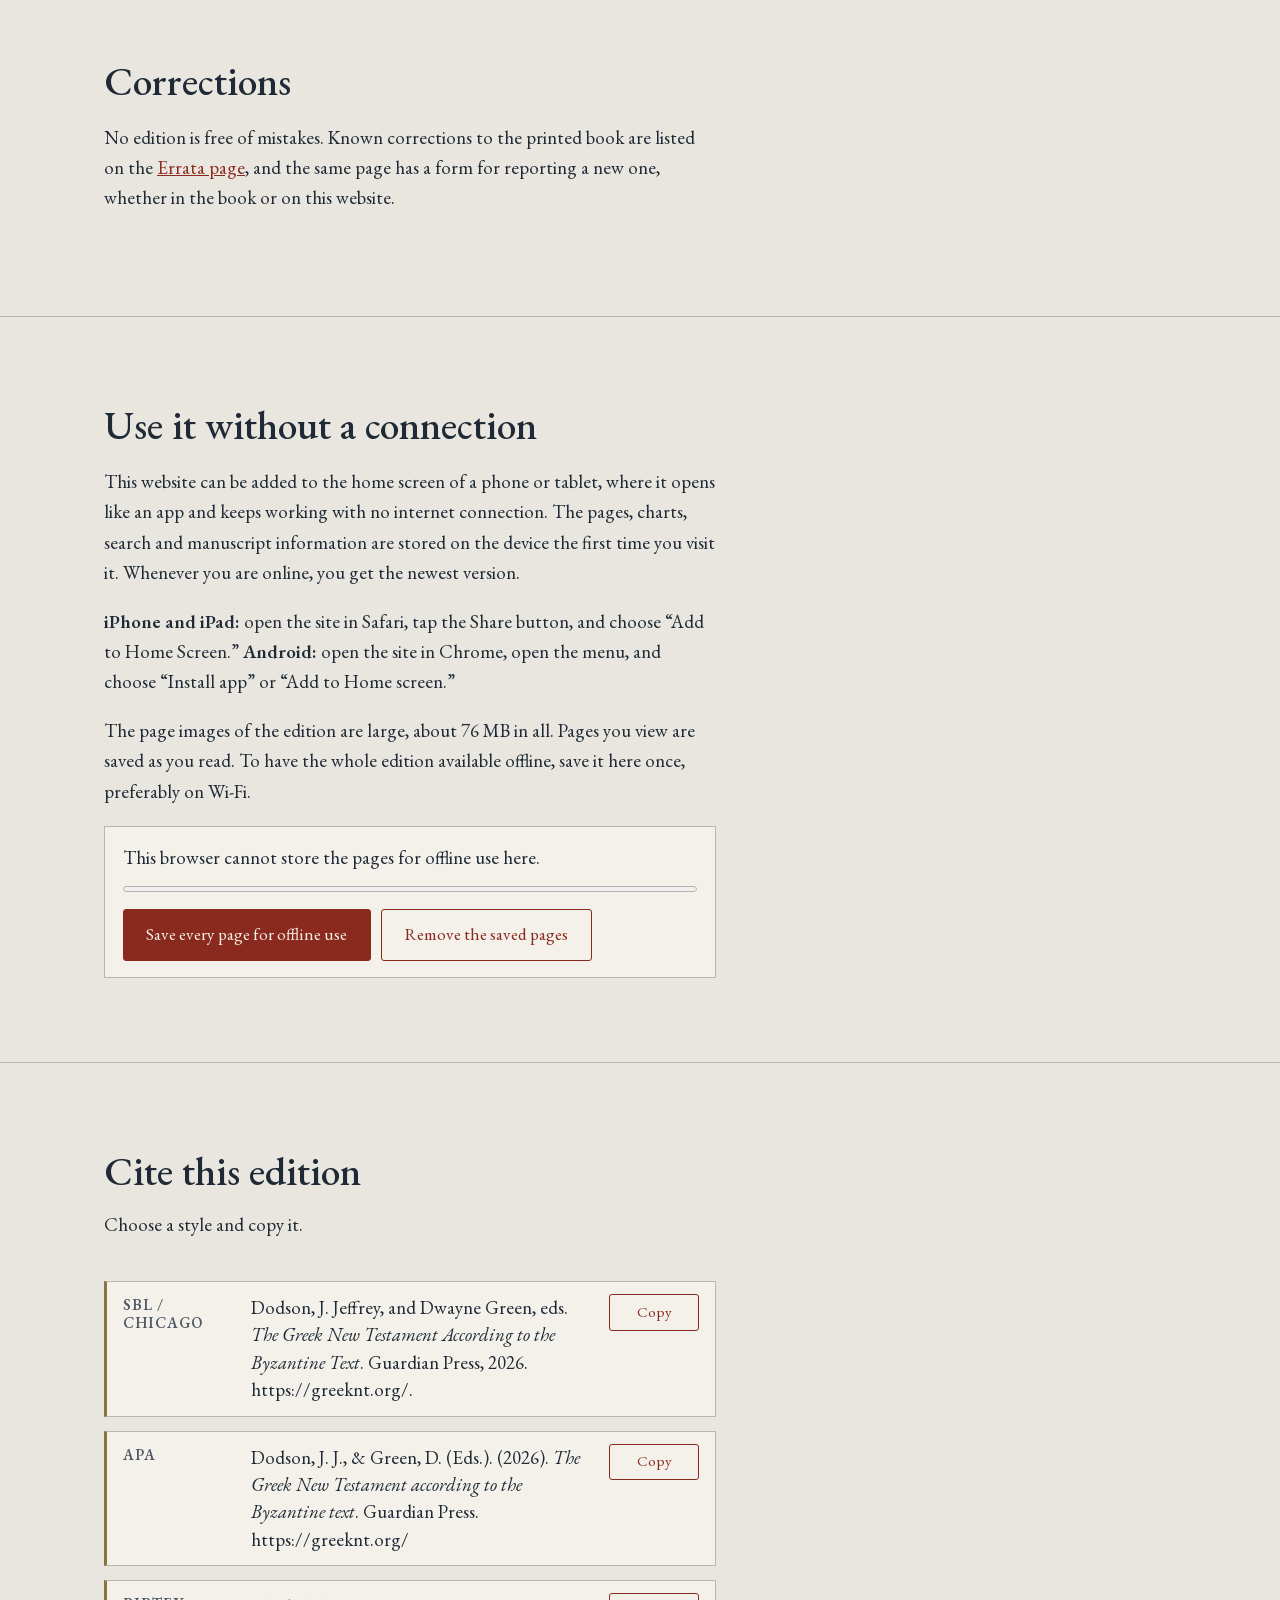
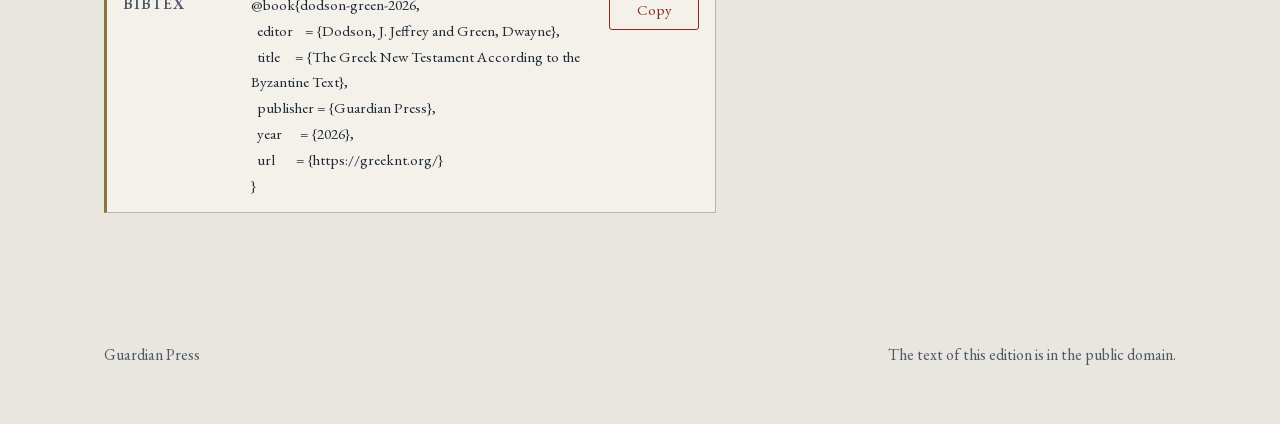
<file: about.html>
<!doctype html>
<html lang="en">
<head>
<meta charset="utf-8">
<meta name="viewport" content="width=device-width, initial-scale=1">
<link rel="icon" href="favicon.ico" sizes="32x32">
<link rel="icon" href="favicon.svg" type="image/svg+xml">
<link rel="apple-touch-icon" href="apple-touch-icon.png">
<link rel="manifest" href="manifest.webmanifest">
<meta name="theme-color" content="#e8e6df">
<meta name="apple-mobile-web-app-capable" content="yes">
<meta name="apple-mobile-web-app-title" content="Greek NT">
<title>About this edition · The Greek New Testament According to the Byzantine Text</title>
<meta name="description" content="Who prepared the edition, what is in it, how the comparisons were made, and how the numbers on this website were produced and checked.">
<link rel="canonical" href="https://greeknt.org/about.html">
<meta property="og:type" content="website">
<meta property="og:site_name" content="Guardian Press">
<meta property="og:title" content="About this edition">
<meta property="og:description" content="Method and sources for The Greek New Testament According to the Byzantine Text.">
<meta property="og:url" content="https://greeknt.org/about.html">
<meta property="og:image" content="https://greeknt.org/images/social-about.jpg">
<meta name="twitter:card" content="summary_large_image">
<link rel="preload" href="fonts/EBGaramond-Regular.woff2" as="font" type="font/woff2" crossorigin>
<link rel="stylesheet" href="style.css">
<link rel="stylesheet" href="explorer.css">
<link rel="stylesheet" href="xhero.css">
<link rel="stylesheet" href="cite.css">
<link rel="stylesheet" href="about.css">
<link rel="stylesheet" href="print.css" media="print">
</head>
<body>
<a class="skip" href="#top">Skip to main content</a>

<header class="topbar">
  <div class="wrap">
    <a class="brand" href="index.html"><b>Guardian</b> Press</a>
    <nav class="nav" aria-label="Sections">
      <a href="index.html">The edition</a>
      <a href="read.html">Read</a>
      <a href="variants.html">Fifty variants</a>
      <a href="stats.html">Compare editions</a>
      <a href="search.html">Explore variants</a>
      <a href="manuscripts.html">Manuscripts</a>
      <a href="about.html" aria-current="page">About</a>
      <a href="errata.html">Errata</a>
      <a class="nav-dl" href="index.html#get">Get the edition</a>
    </nav>
    <details class="navmenu">
      <summary>Menu</summary>
      <nav class="navmenu-list" aria-label="Menu">
        <a href="index.html">The edition</a>
        <a href="read.html">Read</a>
        <a href="variants.html">Fifty variants</a>
        <a href="stats.html">Compare editions</a>
        <a href="search.html">Explore variants</a>
      <a href="manuscripts.html">Manuscripts</a>
      <a href="about.html" aria-current="page">About</a>
      <a href="errata.html">Errata</a>
        <a href="index.html#get">Get the edition</a>
      </nav>
    </details>
  </div>
</header>

<main id="top">

  <div class="xhero">
    <div class="wrap">
      <h1>About this edition</h1>
      <p class="lede">What the book contains, how it was prepared, and how the numbers and pages on this website were made and checked.</p>
    </div>
  </div>

  <section id="edition">
    <div class="wrap prose">
      <h2>The edition</h2>
      <p><i>The Greek New Testament According to the Byzantine Text</i> was edited and prepared by J. Jeffrey Dodson and Dwayne Green for Guardian Press, with the Guardian Press Editorial Committee. It runs to 752 pages.</p>
      <p>The main text is the Robinson-Pierpont <i>New Testament in the Original Greek: Byzantine Textform 2026</i>. Every change from the earlier 2005 and 2018 editions is listed in Appendix A.</p>
      <p>Two sets of footnotes sit under the text on each page.</p>
      <ul>
        <li><b>The Edition Apparatus</b> compares the main text with eleven printed editions: Hodges &amp; Farstad, Pickering, the Antoniades Patriarchal Text, the Editio Critica Maior, Nestle-Aland 27 and 28, the SBL Greek New Testament, Tyndale House, Westcott &amp; Hort, Scrivener, and Stephanus. Minor differences such as accents, punctuation, movable nu, final sigma and spacing in compound words are not recorded.</li>
        <li><b>The Manuscript Apparatus</b> gives the manuscript evidence for fifty significant variants chosen by the editorial committee. For each one it lists every papyrus and uncial extant at that point (ninth century and earlier), plus select minuscules through the tenth century.</li>
      </ul>
      <p>Four appendices document the edition changes, corrections to the comparison editions, alternate readings and long variants, and a dated list of every manuscript cited.</p>
      <p>The whole edition is in the public domain as of 16 August 2026. You may copy, print, quote, adapt and share it, even commercially, without permission or fee.</p>
    </div>
  </section>

  <section id="method">
    <div class="wrap prose">
      <h2>How this website was made</h2>
      <p>The book is the authority. This website is a set of tools for exploring it, and every page here was built from the printed edition.</p>

      <h3>Fifty variants</h3>
      <p>The readings, the manuscripts cited for each reading, and the edition notes come from the Manuscript Apparatus and Edition Apparatus. The short plain-English summary on each card was written for this website and is not from the book; where it quotes English, it uses the wording of the English text described below. Each variant also shows the English of its verse, except where the edition prints no text for that verse. A box in the variant window turns the English off and on. The timeline places each manuscript by the century given in Appendix D.</p>

      <h3>Compare editions and Explore variants</h3>
      <p>Every note in the Edition Apparatus was read from the book’s PDF by software and stored as data: the book, the page and verse, the lemma, which editions share the main text, which read differently, and which print the reading in brackets or parentheses. Each note was also labeled by what the difference is (words omitted or added, text replaced, word order, spelling, brackets, and so on). Those labels were assigned by rules that read the note’s wording. A single note can have more than one label, so the categories overlap, and a few notes may be labeled imperfectly.</p>
      <p>The Compare editions page draws its pictures from this data. In the map of chapters, each square counts the notes in one chapter, and the shading runs from the lightest fifth of chapters to the darkest fifth. A switch above the map changes it to count only the notes marked as changing the English; beneath it the page gives the range, across the eleven editions, of the share of each edition’s differences that change the English. In the comparison chart, each bar shows the share of a part’s notes in which one edition reads differently from the main text. In “Standing alone,” each row counts the notes in which one edition, or the main text, has a reading that no other edition shares.</p>
      <p>Each reading in a note is given one main label, and a reading of any kind can also be marked “has bracketed text.” In order of testing, the main label is: the reading <em>reads the same as the base text</em> (the same words in the same order), or <em>only the brackets differ</em> (the same words in the same order, but some of its words or letters are in brackets); it differs only by <em>elision</em> or <em>crasis</em>; it has a <em>different spelling</em> (the same words in the same order, but at least one word spelled differently); it has a <em>different word order</em> (the same words, rearranged); it <em>omits the base reading</em> (all of its words); it <em>omits words</em> (some of them, in one place or several, with the rest in the same order); it <em>adds words</em> (in one place or several, with the base words in the same order); or it <em>replaces the base text</em> (everything else). If some words of a reading of any kind are in brackets, the reading also shows “has bracketed text.” A reading that is only a bracketed list of editions is labeled for its brackets: single brackets, double brackets, or chevrons around the reading. A few readings that are described in English, such as moving a passage to another place, are labeled Other. Two words count as the same word when they have the same Strong’s number and part of speech and are spelled alike, apart from elision and a movable nu or final sigma that the reading marks in parentheses, as in εστι(ν). Accents and breathings are compared only when both words show them. A word with the same Strong’s number and parsing but a different spelling counts as a spelling difference. A reading’s words are also counted: it shortens the text when it has fewer words than the main text at that point, and lengthens it when it has more.</p>
      <p>The “Show comparison” button under each reading in Explore variants draws on the same data. It pairs each word of the reading with a word of the main text, keeping the words in order. Words spelled the same are paired first; then a word that is spelled differently is paired with a leftover word of the main text that has the same Strong’s number and sits in the same stretch of text. When a reading has the same word both inside and outside brackets, a main-text word pairs with the one bracketed the same way. It shows each pair with its dictionary form, gloss and parsing from the Robinson-Pierpont analysis. Each pair is marked with a number, the word’s place in the main text, so the pairing does not depend on color. A shade marks a difference: words that moved, and words spelled or parsed differently from their partners, are shaded, and words that are unchanged and in place are left plain. When the two words of a pair are spelled differently, the fewest letters that differ are highlighted and underlined with a wavy line, so the difference can be seen at a glance: the letters left unmarked are the same letters in the same order in both words. A pair that is the same dictionary word in a different form, such as a present and an aorist participle, is not treated as a spelling difference: its letters are not marked, and the difference in parsing is highlighted instead. An ellipsis in the main text, which stands for words the note does not quote, is filled in with the actual words of the verse, in a red bracketed span, and so is an ellipsis in a reading, so that the reading’s words are paired with real words and do not look like additions. When a stretch of the main text is replaced by the same number of different words, the words are paired one to one, in order, and marked as a different word. When the replacement has a different number of words, a word is paired with a word of the other side only if the two share more than a third of their letters, in the same order; the words left over are marked as added or omitted. When one word of each side is left over and both are the same kind of word, such as two verbs, they are paired as a replacement even if they stand in different places, and so are a single negative word on each side, such as ουδε and ουδενι. A crasis, where two words in one text are written as one word in the other, is shown as a group. A word with no partner is marked with a plus sign if the reading adds it, and with a dashed outline if the reading omits it. The pairing is made by software and has not been checked word by word.</p>
      <p>In the chart of kinds of difference, the eleven editions are ranked by how often their readings shorten the text or lengthen it. This is a count of words only: a reading that has fewer words than the main text at that point shortens it, whether it omits words or replaces them with fewer, and a reading with more words lengthens it. Each edition’s two figures are its shares of its differences that change the number of words. Readings with the same number of words, such as differences of spelling or word order, elision, and swapping one word for another, are not charted; the kind filter in Explore variants finds them, along with shortening and lengthening.</p>
      <p>The section on RP<sup>mg</sup> counts the notes where the Robinson-Pierpont edition offers an alternate Byzantine reading. Its first chart ranks the books by the number of such notes for every 100 verses, so that long and short books can be compared fairly; verses are counted as this edition prints them, and a verse number with no text of its own is not counted. Its introduction also says how many of these notes change the English. Its second chart ranks the editions by how often they read the alternate reading. “Byzantine” there means Hodges-Farstad, Pickering and Antoniades, “critical” means ECM (where it exists), NA27, NA28, SBL, Tyndale House and Westcott-Hort, and “Textus Receptus” means Scrivener and Stephanus. The list of thirty notes gathers the alternate readings that a critical edition shares and no other Byzantine or Textus Receptus edition does, and the page number in each row opens that page of the edition. It is a pattern found in the data, not a judgment about which reading is right.</p>
      <p>Explore variants lists the notes that match your choices. Each choice appears as a button above the results, and clicking it removes that choice. The number beside each choice in the lists is how many notes you would see if you picked it and kept your other choices. If nothing matches, the page offers the choices you could remove to see notes. Each note lists its readings first, in the order the printed edition gives them, and below them the main text of its verse in Greek (labeled “Main text”), with the words the note is about shaded (where the main text of a note has an ellipsis, the words it stands for get a lighter shade), and under that the English of the verse (labeled “ASVBT”); neither of these two lines is a variant reading; the Greek or English words you searched for are highlighted. One button copies the reference and the verse, with the Greek and the English that are showing and without the shading or highlighting; another, “Copy this note,” copies the reference, the main text and each reading with its edition labels, as plain text for pasting. An English word or phrase is searched for in the verse and in the note’s translation hints. A switch above the results hides the English for readers who would rather not see it. The same choice is offered in the variant window on the Variants and Manuscripts pages, the two switches always agree, and the choice is remembered on that device. A second switch above the results hides the Greek in the same way. Point at a word of the Greek, or tap it on a phone, and a small box gives its Strong’s number, its dictionary form, a short gloss, and its parsing with the code spelled out in English. The word you are pointing at turns blue and is underlined, with a pale blue box behind it, so it is not mistaken for the red shading, which marks only the words the note covers. The word data is loaded the first time you do this. This works on the verse, on the main-text words of each note, on the readings of each note, and on the readings in the variant window. The box describes the word as it stands in the text of the edition that prints it, and a reading is analyzed from one of the comparison editions that has that reading. When no edition prints the whole reading, the analysis is the most common one for that word in the same verse. When a word can be analyzed in more than one way, the box lists the possibilities. Where a note refers to Appendix C, those words are a link that opens the first page of that appendix in the page viewer. The box “Effect on the English” shows only the notes where a variant changes the English, or only those where it does not. The marks come from comparing each note with the footnotes of an English translation of this Greek text, together with a later review of the remaining notes for readings that clearly add, drop, or replace words. That translation footnotes only the variants that make a difference to its wording, so a note is marked “Changes the English” when the translation has a footnote at the same place. The marks are that translator’s judgment. Roughly three notes in ten are marked “Changes the English”; the rest are differences the translation does not footnote. The results can be listed in the order of the edition, or with the notes where the most editions differ from the main text first. The page also remembers your last search, but only on your own device; nothing about it is sent anywhere.</p>
      <p>The English text on this website is the Boyd ASVBT, a form of the American Standard Version made to follow the Byzantine text, and it is in the public domain. It was matched verse for verse to this edition: every verse the edition prints has its English, and the number of verses is the same in both. Words that the translator supplied, with no Greek word behind them, are shown in italics. The English is shown for the reader’s convenience. It is not part of the printed edition, and a translation cannot show every difference between the Greek readings in the notes. To help with this, every note in Explore variants that changes the English has a collapsed “Translation hints” link, and so do many notes where the English stays the same, in which case the hint says so. A hint gives approximate English wording for the changed words, in the style of the ASVBT. The hints were written for this website, are not part of the ASVBT or the printed edition, and are only approximate.</p>
      <p>To check the extraction, the number of times each edition’s abbreviation appears on every page was counted a second, independent way and compared with the stored data. The two agreed on every page that carries notes. That check proves the editions were captured correctly. It does not prove every label is right, so please use the report form if you find one that is not.</p>
      <p>Page numbers on this website are the page numbers printed in the book.</p>

      <h3>Read, search, and vocabulary lists</h3>
      <p>The Read page shows any passage of the main text with the English beside it. The Strong’s numbers, dictionary forms and parsings that appear when you point at a Greek word come from the morphologically tagged Greek text that goes with this edition, matched word for word to the main text. The Strong’s numbers only identify the words; the short meanings are not from Strong’s dictionary but from the Dodson Greek-English Lexicon, compiled by J. Jeffrey Dodson in 2010. None of this is from the printed book. The “Vocabulary list” button under a passage you are reading uses the same data to list the words of that passage, which you can filter and then print, save as a PDF file, open in Word, or open in a spreadsheet. The counts in “In the edition” are the number of times each dictionary word occurs in the main text of this edition.</p>
      <p>The search on the Read page looks in the main text, the English, and the notes. In the notes it searches the words printed in the apparatus as the book prints them, and the short English hints for the readings.</p>

      <h3>Manuscripts</h3>
      <p>The Gregory-Aland number, letter, contents and date of each manuscript come from Appendix D, which takes its dates from the <i>Kurzgefaßte Liste</i> of the Institute for New Testament Textual Research (INTF) in Münster. The names and the places where the manuscripts are kept were compiled from public lists of New Testament manuscripts, and each card links to the manuscript’s <i>Liste</i> entry so you can check it against the official record. The “follows the main text” figure counts, among the fifty variants, how often a manuscript’s own reading matches this edition’s main text. It leaves out readings supplied only by a later corrector. For a manuscript cited in only a few places, the percentage can be misleading.</p>

      <h3>Fonts and design</h3>
      <p>The site sets its text in EB Garamond and its Greek in GFS Didot. Both are free fonts released under the SIL Open Font License, and they are served from this site, so no font service sees your visit.</p>
      <h3>Visitor counts</h3>
      <p>The site uses a privacy-friendly counter to tally page views and clicks on the download links. It sets no cookies and does not build profiles of visitors. The counts are private to the people who run the site.</p>
    </div>
  </section>

  <section id="corrections">
    <div class="wrap prose">
      <h2>Corrections</h2>
      <p>No edition is free of mistakes. Known corrections to the printed book are listed on the <a href="errata.html">Errata page</a>, and the same page has a form for reporting a new one, whether in the book or on this website.</p>
    </div>
  </section>

  <section id="offline">
    <div class="wrap prose">
      <h2>Use it without a connection</h2>
      <p>This website can be added to the home screen of a phone or tablet, where it opens like an app and keeps working with no internet connection. The pages, charts, search and manuscript information are stored on the device the first time you visit it. Whenever you are online, you get the newest version.</p>
      <p><b>iPhone and iPad:</b> open the site in Safari, tap the Share button, and choose “Add to Home Screen.” <b>Android:</b> open the site in Chrome, open the menu, and choose “Install app” or “Add to Home screen.”</p>
      <p>The page images of the edition are large, about 76 MB in all. Pages you view are saved as you read. To have the whole edition available offline, save it here once, preferably on Wi-Fi.</p>
      <div class="offline" id="offlineBox">
        <p id="offlineStatus" role="status" aria-live="polite">Checking what is saved on this device.</p>
        <progress id="offlineBar" value="0" max="752" aria-label="Pages saved"></progress>
        <div class="offline-actions">
          <button type="button" class="btn btn-primary" id="offlineSave">Save every page for offline use</button>
          <button type="button" class="btn btn-quiet" id="offlineClear" hidden>Remove the saved pages</button>
        </div>
      </div>
    </div>
  </section>

  <section id="cite">
    <div class="wrap">
      <div class="head">
        <h2>Cite this edition</h2>
        <p>Choose a style and copy it.</p>
      </div>
      <div class="cite-panel" id="cite-panel">
        <p>Dodson, J. Jeffrey, and Dwayne Green, eds. <i>The Greek New Testament According to the Byzantine Text</i>. Guardian Press, 2026. https://greeknt.org/.</p>
      </div>
    </div>
  </section>

</main>

<footer>
  <div class="wrap">
    <span>Guardian Press</span>
    <span>The text of this edition is in the public domain.</span>
  </div>
</footer>

<script src="cite.js"></script>
<script src="menu.js"></script>
<script src="backnav.js"></script>
<script src="pwa.js" defer></script>
<script src="scrolljump.js"></script>
<script data-goatcounter="https://greeknt.goatcounter.com/count" async src="https://gc.zgo.at/count.js"></script>
</body>
</html>
</file>
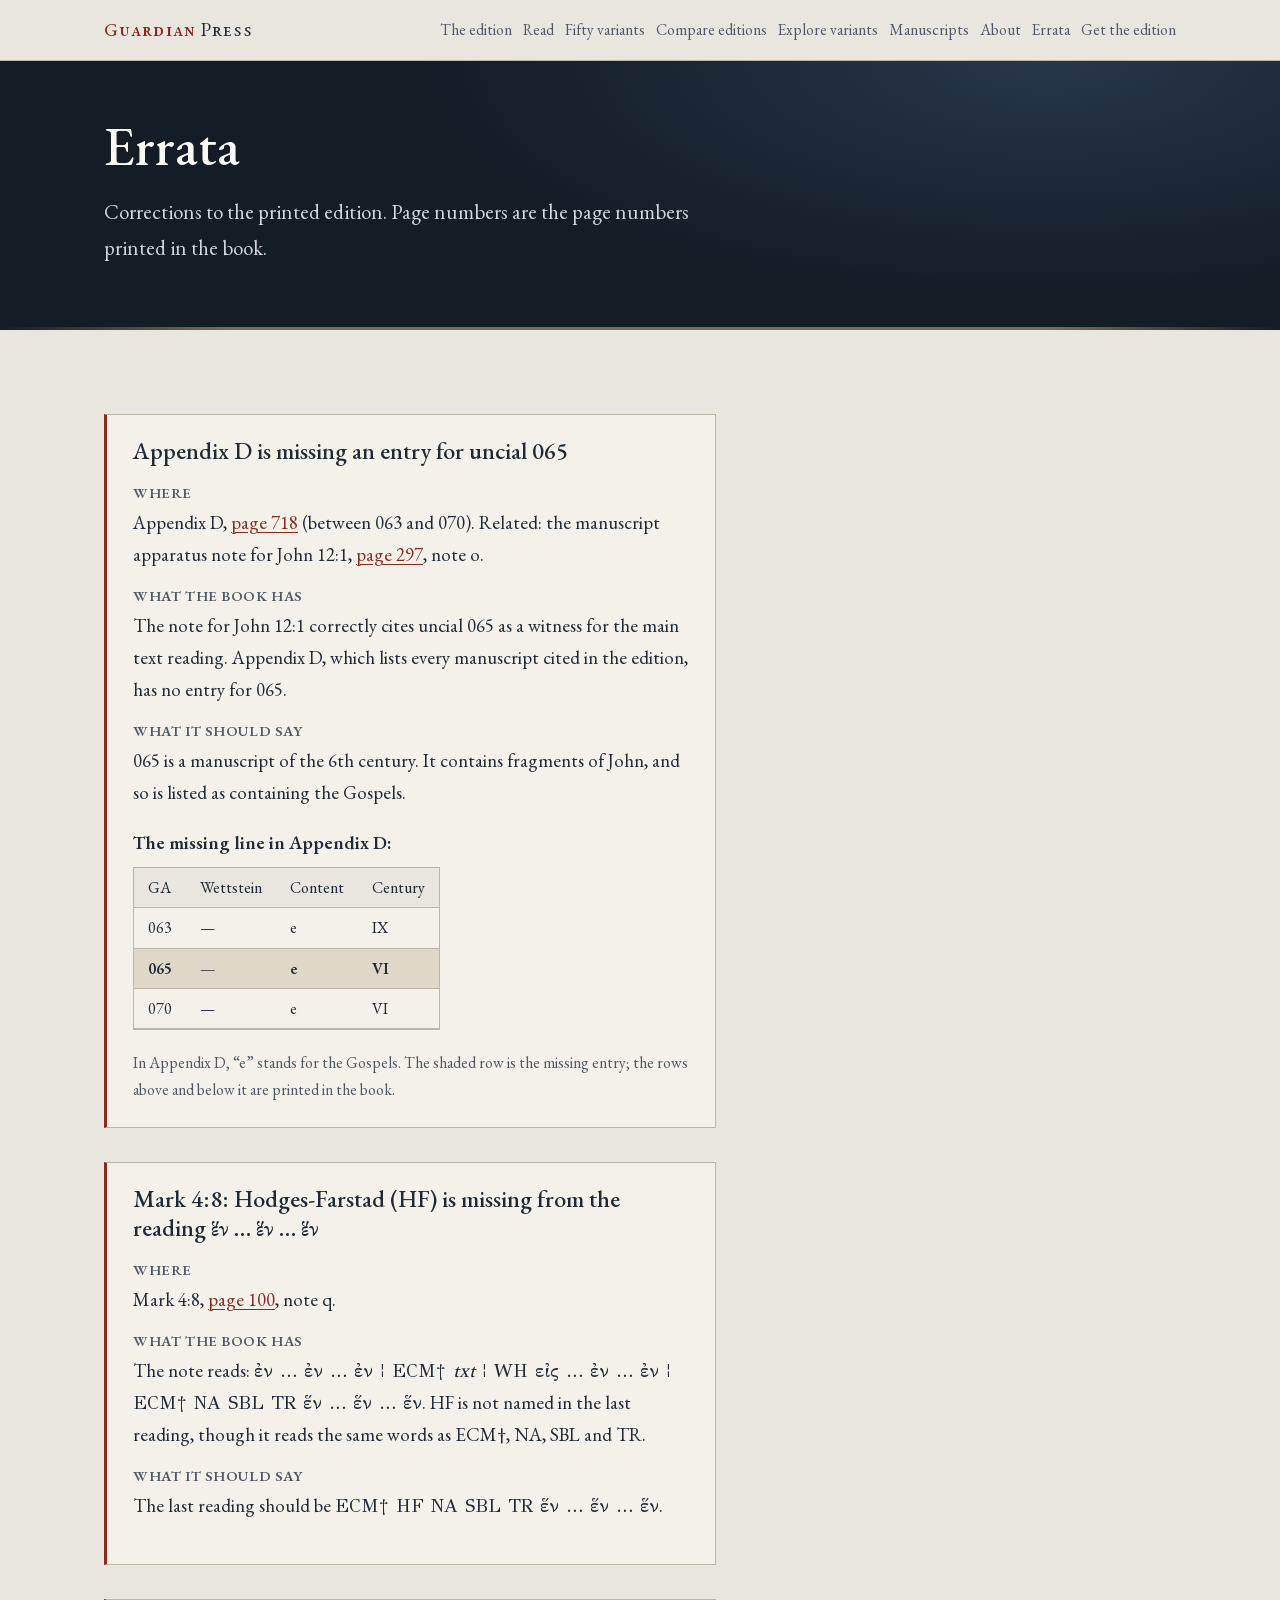
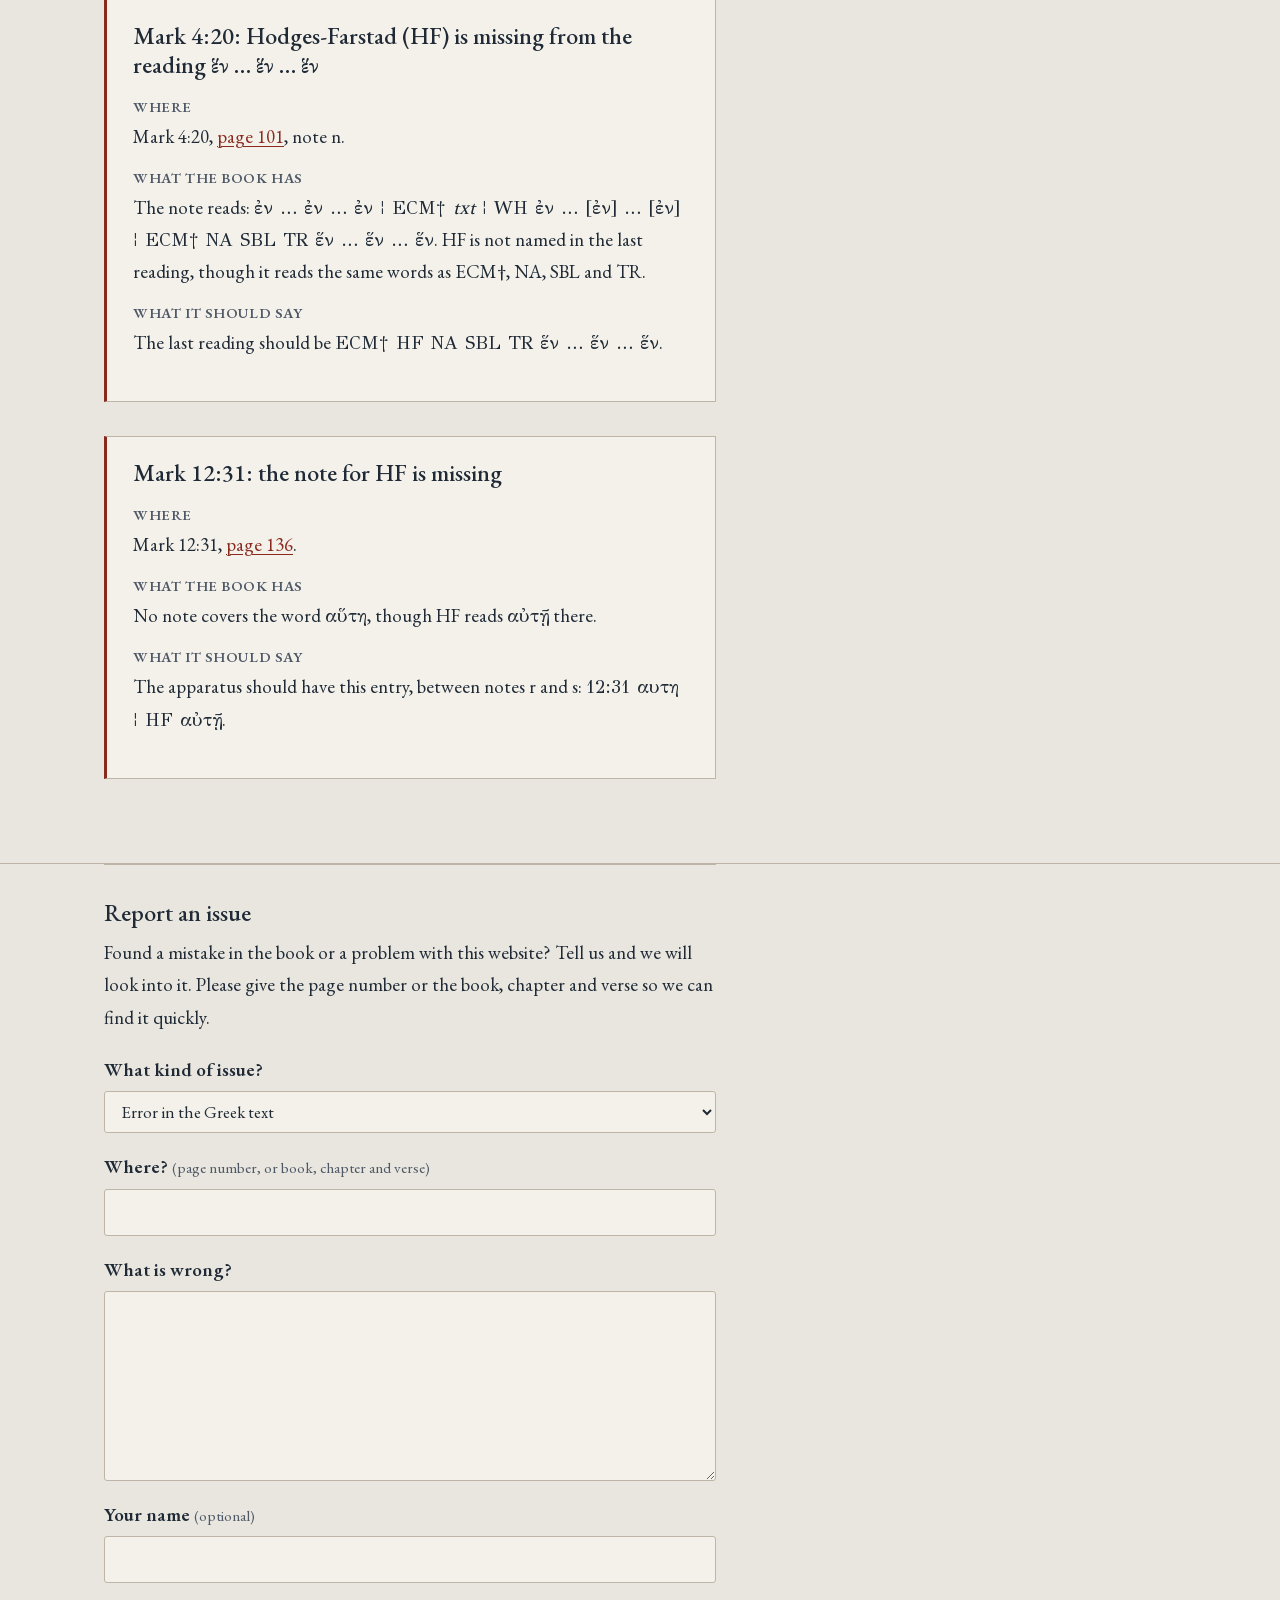
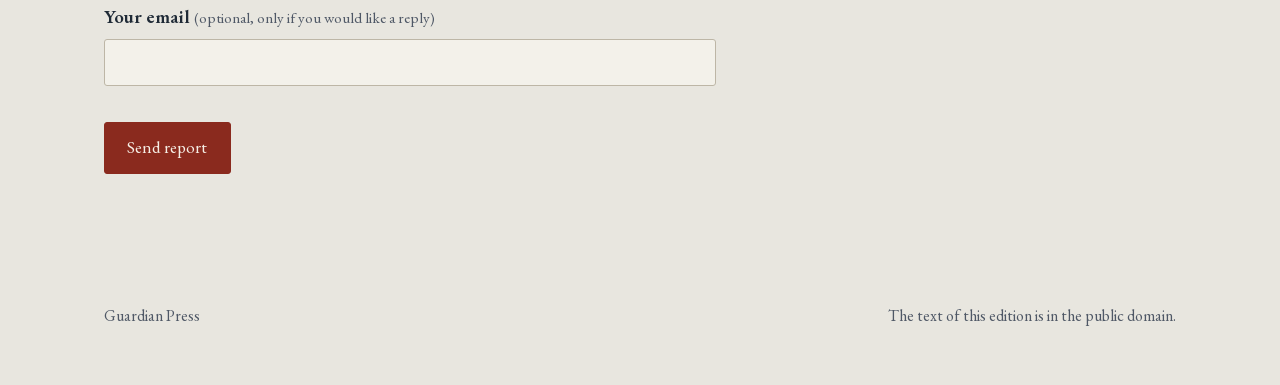
<file: errata.html>
<!doctype html>
<html lang="en">
<head>
<meta charset="utf-8">
<meta name="viewport" content="width=device-width, initial-scale=1">
<link rel="icon" href="favicon.ico" sizes="32x32">
<link rel="icon" href="favicon.svg" type="image/svg+xml">
<link rel="apple-touch-icon" href="apple-touch-icon.png">
<link rel="manifest" href="manifest.webmanifest">
<meta name="theme-color" content="#e8e6df">
<meta name="apple-mobile-web-app-capable" content="yes">
<meta name="apple-mobile-web-app-title" content="Greek NT">
<title>Errata · The Greek New Testament According to the Byzantine Text</title>
<meta name="description" content="Corrections to the printed edition of The Greek New Testament According to the Byzantine Text.">
<link rel="canonical" href="https://greeknt.org/errata.html">
<meta property="og:type" content="website">
<meta property="og:site_name" content="Guardian Press">
<meta property="og:title" content="Errata for the printed edition">
<meta property="og:description" content="Corrections to The Greek New Testament According to the Byzantine Text.">
<meta property="og:url" content="https://greeknt.org/errata.html">
<meta property="og:image" content="https://greeknt.org/images/social-errata.jpg">
<meta name="twitter:card" content="summary_large_image">
<link rel="preload" href="fonts/EBGaramond-Regular.woff2" as="font" type="font/woff2" crossorigin>
<link rel="stylesheet" href="style.css">
<link rel="stylesheet" href="explorer.css">
<link rel="stylesheet" href="xhero.css">
<link rel="stylesheet" href="errata.css">
<link rel="stylesheet" href="pageviewer.css">
<link rel="stylesheet" href="print.css" media="print">
</head>
<body>
<a class="skip" href="#top">Skip to main content</a>

<header class="topbar">
  <div class="wrap">
    <a class="brand" href="index.html"><b>Guardian</b> Press</a>
    <nav class="nav" aria-label="Sections">
      <a href="index.html">The edition</a>
      <a href="read.html">Read</a>
      <a href="variants.html">Fifty variants</a>
      <a href="stats.html">Compare editions</a>
      <a href="search.html">Explore variants</a>
      <a href="manuscripts.html">Manuscripts</a>
      <a href="about.html">About</a>
      <a href="errata.html" aria-current="page">Errata</a>
      <a class="nav-dl" href="index.html#get">Get the edition</a>
    </nav>
    <details class="navmenu">
      <summary>Menu</summary>
      <nav class="navmenu-list" aria-label="Menu">
        <a href="index.html">The edition</a>
        <a href="read.html">Read</a>
        <a href="variants.html">Fifty variants</a>
        <a href="stats.html">Compare editions</a>
        <a href="search.html">Explore variants</a>
        <a href="manuscripts.html">Manuscripts</a>
        <a href="about.html">About</a>
        <a href="errata.html" aria-current="page">Errata</a>
        <a href="index.html#get">Get the edition</a>
      </nav>
    </details>
  </div>
</header>

<main id="top">

  <div class="xhero">
    <div class="wrap">
      <h1>Errata</h1>
      <p class="lede">Corrections to the printed edition. Page numbers are the page numbers printed in the book.</p>
    </div>
  </div>

  <section id="errata">
    <div class="wrap">
      <ol class="errata-list">

        <li class="erratum" id="e1">
          <h2>Appendix D is missing an entry for uncial 065</h2>
          <dl class="where">
            <div><dt>Where</dt><dd>Appendix D, <a class="pglink" href="images/pdf-pages/p750.webp" data-pages="718">page 718</a> (between 063 and 070). Related: the manuscript apparatus note for John 12:1, <a class="pglink" href="images/pdf-pages/p329.webp" data-pages="297">page 297</a>, note o.</dd></div>
            <div><dt>What the book has</dt><dd>The note for John 12:1 correctly cites uncial 065 as a witness for the main text reading. Appendix D, which lists every manuscript cited in the edition, has no entry for 065.</dd></div>
            <div><dt>What it should say</dt><dd>065 is a manuscript of the 6th century. It contains fragments of John, and so is listed as containing the Gospels.</dd></div>
          </dl>
          <p class="insert-label">The missing line in Appendix D:</p>
          <div class="gridwrap">
            <table class="agree errata-table">
              <thead><tr><th scope="col">GA</th><th scope="col">Wettstein</th><th scope="col">Content</th><th scope="col">Century</th></tr></thead>
              <tbody>
                <tr><td>063</td><td>—</td><td>e</td><td>IX</td></tr>
                <tr class="added"><td>065</td><td>—</td><td>e</td><td>VI</td></tr>
                <tr><td>070</td><td>—</td><td>e</td><td>VI</td></tr>
              </tbody>
            </table>
          </div>
          <p class="note">In Appendix D, “e” stands for the Gospels. The shaded row is the missing entry; the rows above and below it are printed in the book.</p>
        </li>

        <li class="erratum" id="e2">
          <h2>Mark 4:8: Hodges-Farstad (HF) is missing from the reading ἕν … ἕν … ἕν</h2>
          <dl class="where">
            <div><dt>Where</dt><dd>Mark 4:8, <a class="pglink" href="images/pdf-pages/p132.webp" data-pages="100">page 100</a>, note q.</dd></div>
            <div><dt>What the book has</dt><dd>The note reads: <span class="greek" lang="grc">ἐν … ἐν … ἐν ¦ ECM† <i>txt</i> ¦ WH εἰς … ἐν … ἐν ¦ ECM† NA SBL TR ἕν … ἕν … ἕν</span>. HF is not named in the last reading, though it reads the same words as ECM†, NA, SBL and TR.</dd></div>
            <div><dt>What it should say</dt><dd>The last reading should be <span class="greek" lang="grc">ECM† HF NA SBL TR ἕν … ἕν … ἕν</span>.</dd></div>
          </dl>
        </li>

        <li class="erratum" id="e3">
          <h2>Mark 4:20: Hodges-Farstad (HF) is missing from the reading ἕν … ἕν … ἕν</h2>
          <dl class="where">
            <div><dt>Where</dt><dd>Mark 4:20, <a class="pglink" href="images/pdf-pages/p133.webp" data-pages="101">page 101</a>, note n.</dd></div>
            <div><dt>What the book has</dt><dd>The note reads: <span class="greek" lang="grc">ἐν … ἐν … ἐν ¦ ECM† <i>txt</i> ¦ WH ἐν … [ἐν] … [ἐν] ¦ ECM† NA SBL TR ἕν … ἕν … ἕν</span>. HF is not named in the last reading, though it reads the same words as ECM†, NA, SBL and TR.</dd></div>
            <div><dt>What it should say</dt><dd>The last reading should be <span class="greek" lang="grc">ECM† HF NA SBL TR ἕν … ἕν … ἕν</span>.</dd></div>
          </dl>
        </li>

        <li class="erratum" id="e4">
          <h2>Mark 12:31: the note for HF is missing</h2>
          <dl class="where">
            <div><dt>Where</dt><dd>Mark 12:31, <a class="pglink" href="images/pdf-pages/p168.webp" data-pages="136">page 136</a>.</dd></div>
            <div><dt>What the book has</dt><dd>No note covers the word <span class="greek" lang="grc">αὕτη</span>, though HF reads <span class="greek" lang="grc">αὐτῇ</span> there.</dd></div>
            <div><dt>What it should say</dt><dd>The apparatus should have this entry, between notes r and s: <span class="greek" lang="grc">12:31 αυτη ¦ HF αὐτῇ</span>.</dd></div>
          </dl>
        </li>

      </ol>
    </div>
  </section>

  <section id="report">
    <div class="wrap">
      <div class="report-box">
        <h2>Report an issue</h2>
        <p>Found a mistake in the book or a problem with this website? Tell us and we will look into it. Please give the page number or the book, chapter and verse so we can find it quickly.</p>
        <form class="report-form" action="https://api.staticforms.dev/submit" method="POST">
          <input type="hidden" name="apiKey" value="sf_045cfa5e1a54699b06727d41">
          <input type="hidden" name="subject" value="greeknt.org issue report">
          <input type="hidden" name="redirectTo" value="https://greeknt.org/thank-you.html">
          <div class="hp" aria-hidden="true"><label>Leave this field empty <input type="text" name="honeypot" tabindex="-1" autocomplete="off"></label></div>

          <div class="field">
            <label for="rf-kind">What kind of issue?</label>
            <select id="rf-kind" name="issue_type">
              <option>Error in the Greek text</option>
              <option>Error in the manuscript apparatus</option>
              <option>Error in an appendix</option>
              <option>Problem with this website</option>
              <option>Something else</option>
            </select>
          </div>
          <div class="field">
            <label for="rf-where">Where? <span class="opt">(page number, or book, chapter and verse)</span></label>
            <input id="rf-where" type="text" name="location" maxlength="200">
          </div>
          <div class="field">
            <label for="rf-msg">What is wrong?</label>
            <textarea id="rf-msg" name="message" rows="6" required></textarea>
          </div>
          <div class="field">
            <label for="rf-name">Your name <span class="opt">(optional)</span></label>
            <input id="rf-name" type="text" name="name" autocomplete="name">
          </div>
          <div class="field">
            <label for="rf-email">Your email <span class="opt">(optional, only if you would like a reply)</span></label>
            <input id="rf-email" type="email" name="email" autocomplete="email">
          </div>
          <div class="field">
            <div class="g-recaptcha" data-sitekey="6LeYj_QtAAAAABDMMAeEPH-470MEr6Sg6CWPtZDT"></div>
            <p class="rf-error" id="rfCaptchaMsg" role="alert" hidden>Please tick &ldquo;I&rsquo;m not a robot&rdquo; before sending your report.</p>
          </div>
          <button class="btn btn-primary" type="submit">Send report</button>
        </form>
      </div>
    </div>
  </section>

</main>

<footer>
  <div class="wrap">
    <span>Guardian Press</span>
    <span>The text of this edition is in the public domain.</span>
  </div>
</footer>

<script src="pageviewer.js"></script>
<script src="report.js"></script>
<script src="https://www.google.com/recaptcha/api.js" async defer></script>
<script src="menu.js"></script>
<script src="backnav.js"></script>
<script src="pwa.js" defer></script>
<script src="scrolljump.js"></script>
<script data-goatcounter="https://greeknt.goatcounter.com/count" async src="https://gc.zgo.at/count.js"></script>
</body>
</html>
</file>
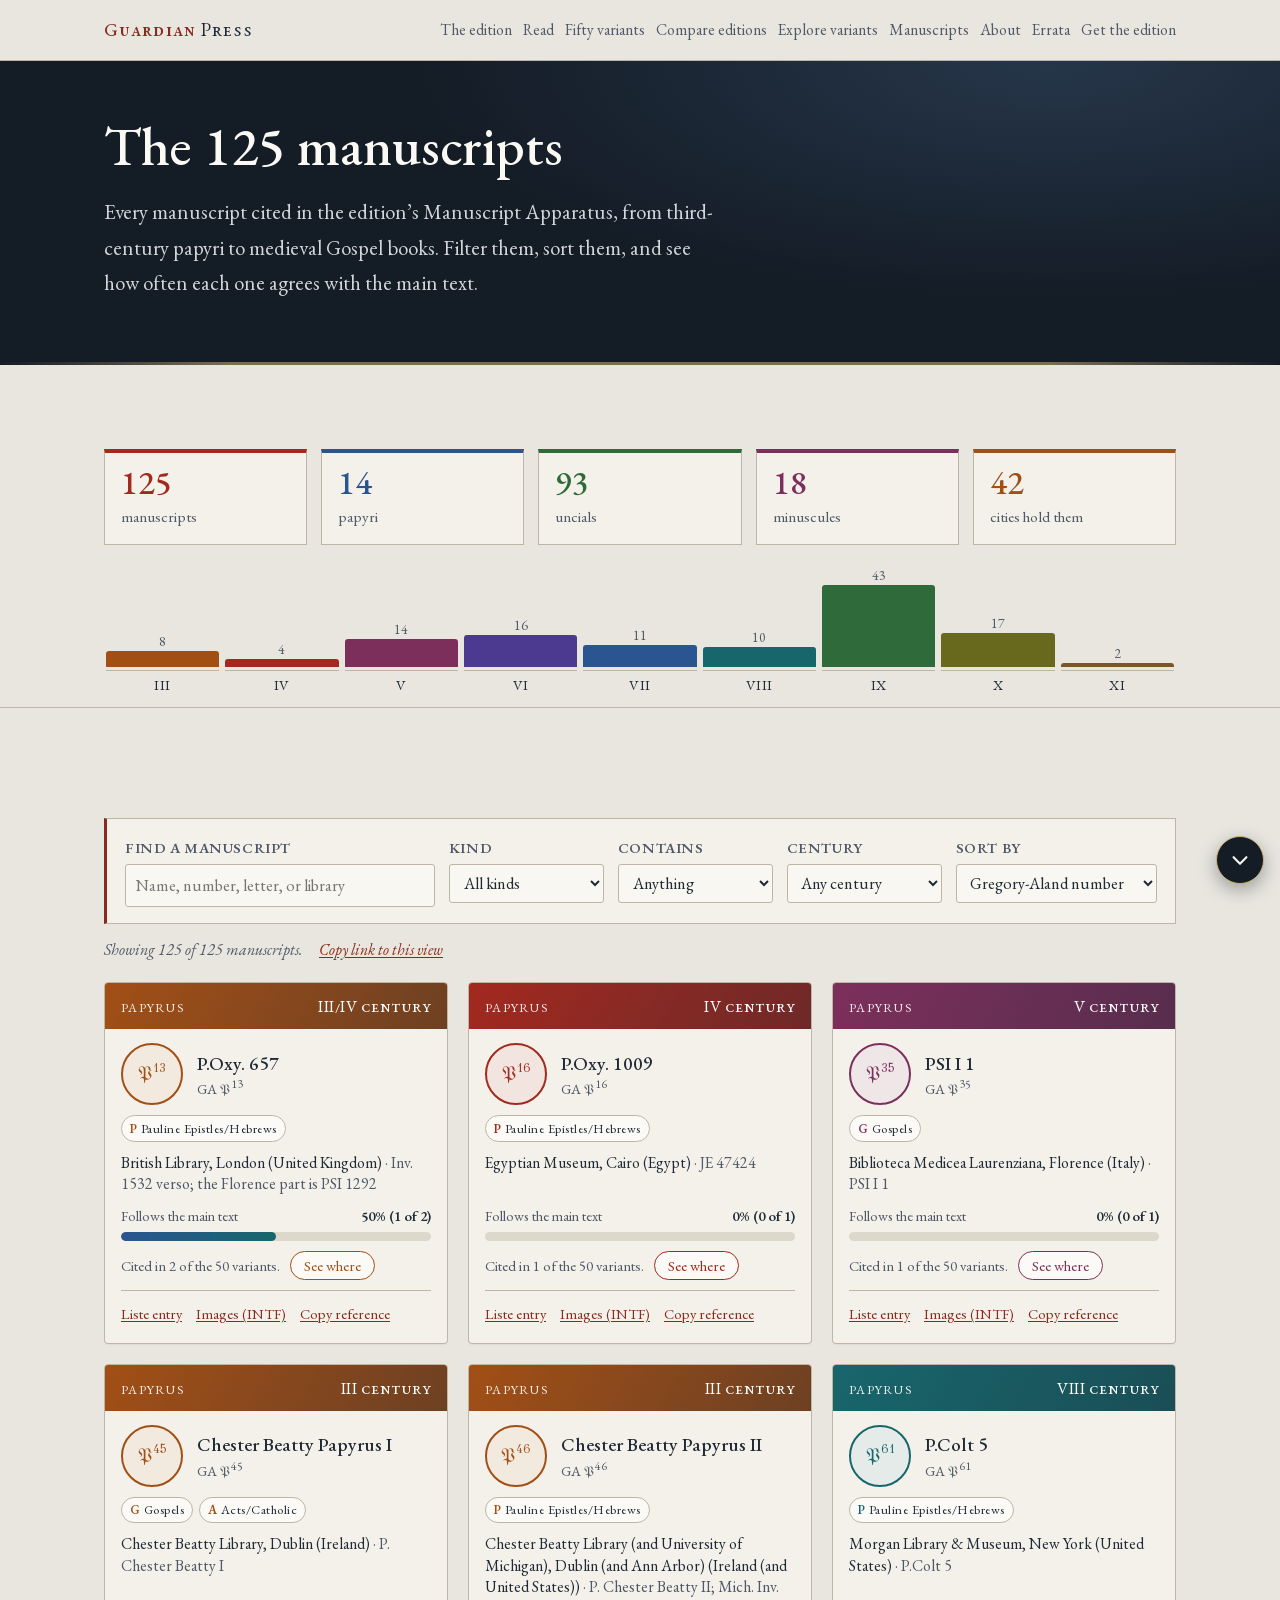
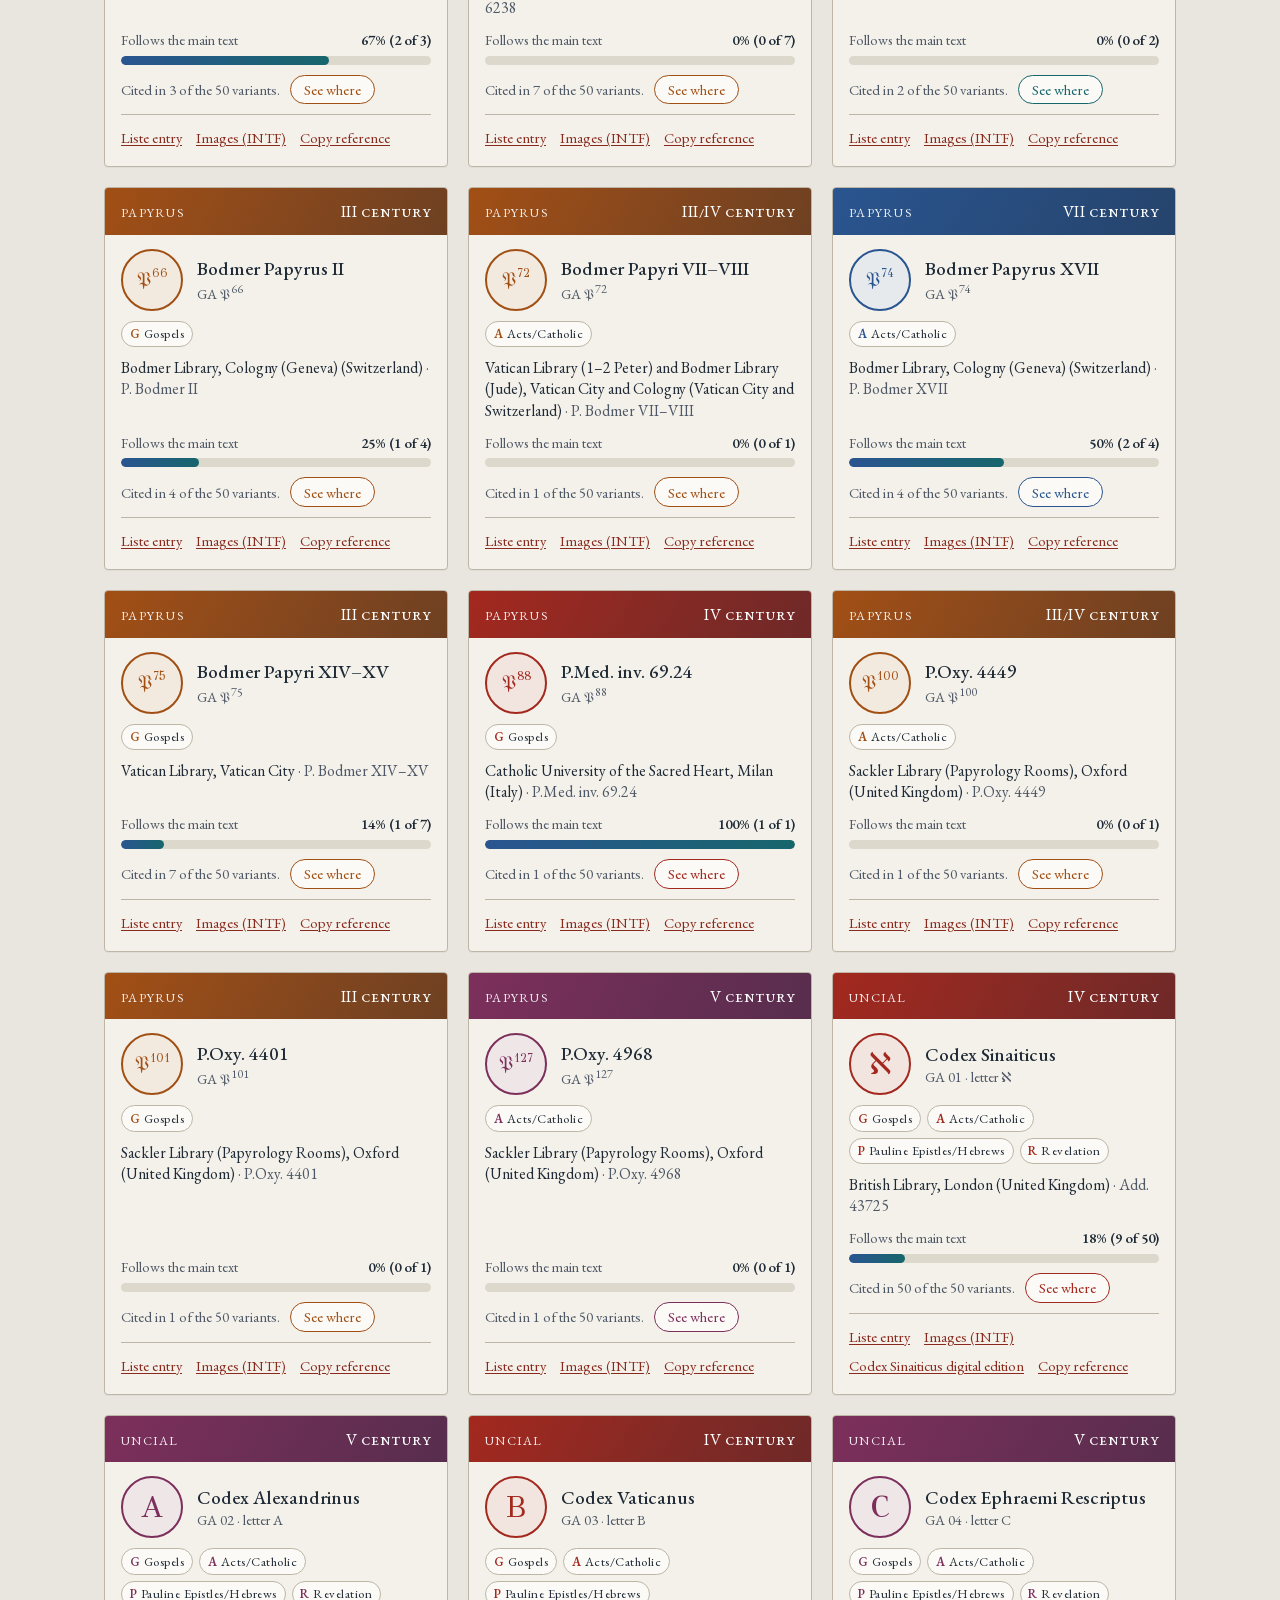
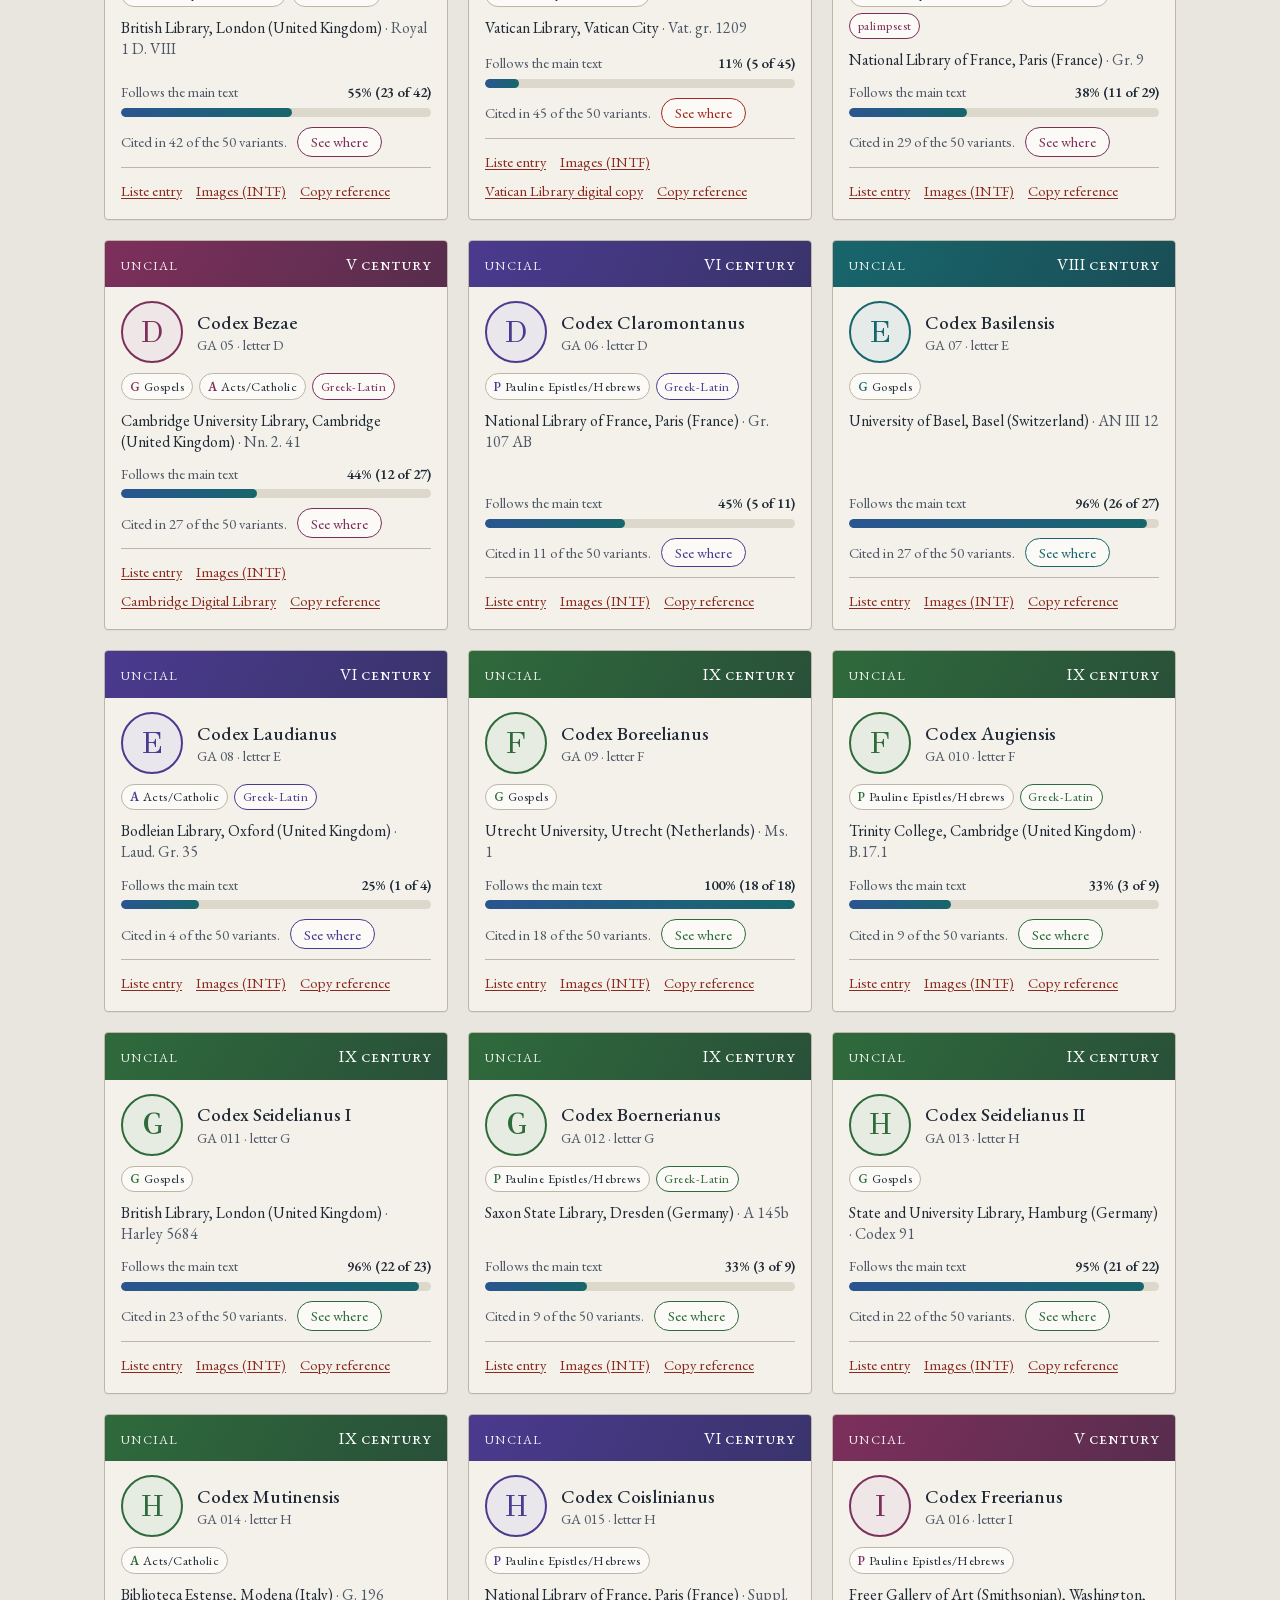
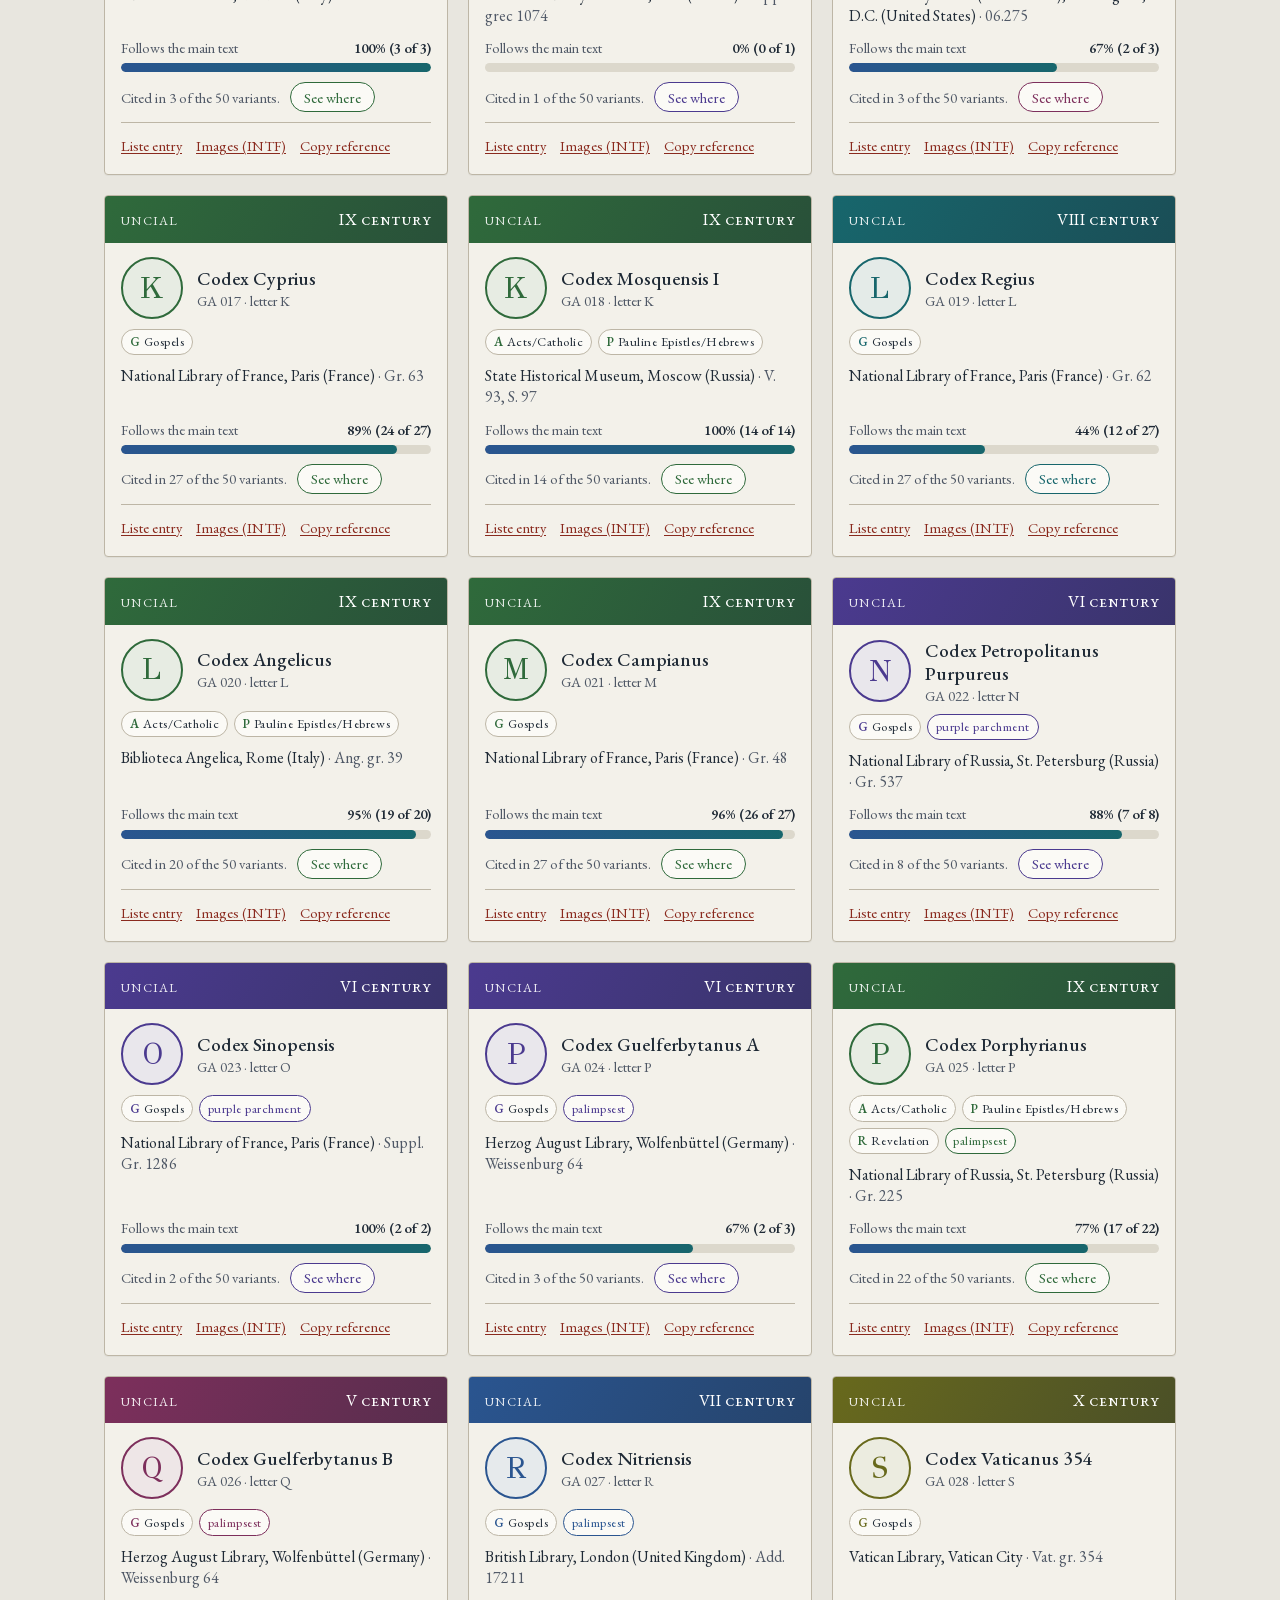
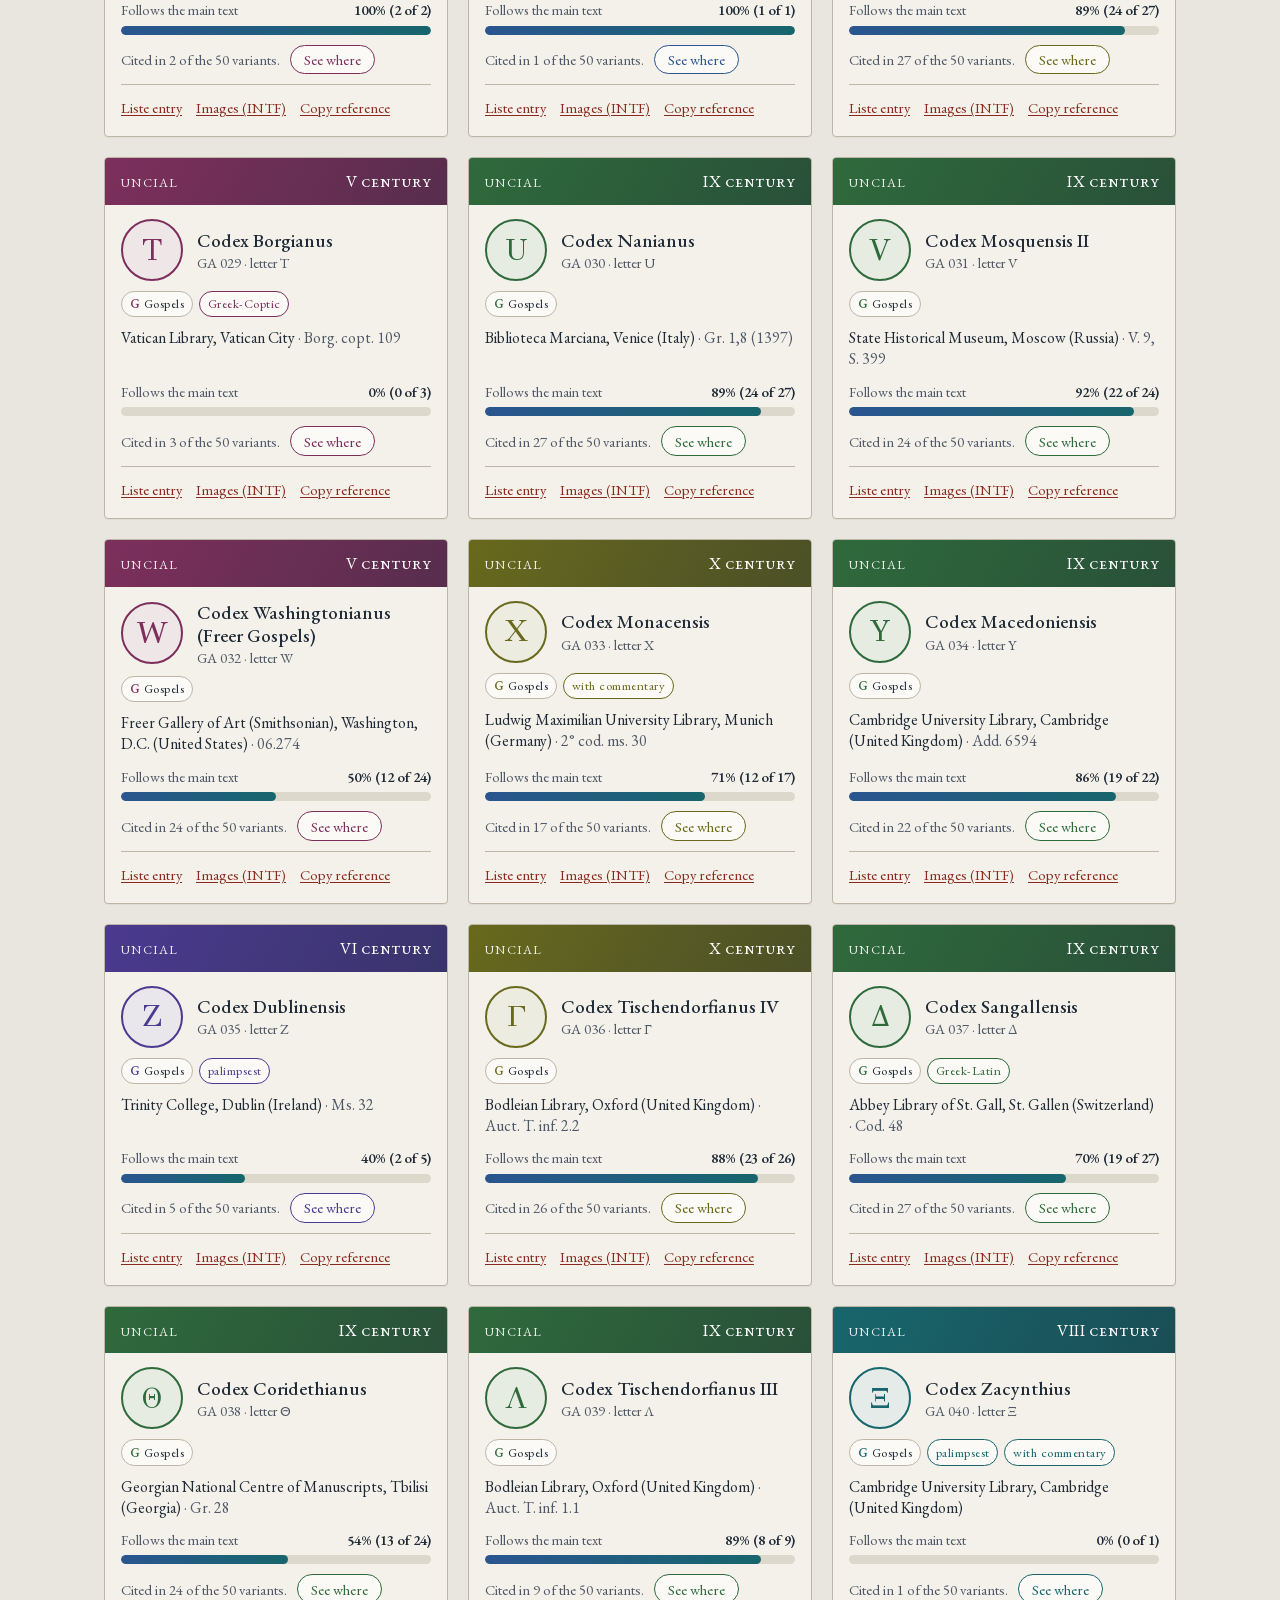
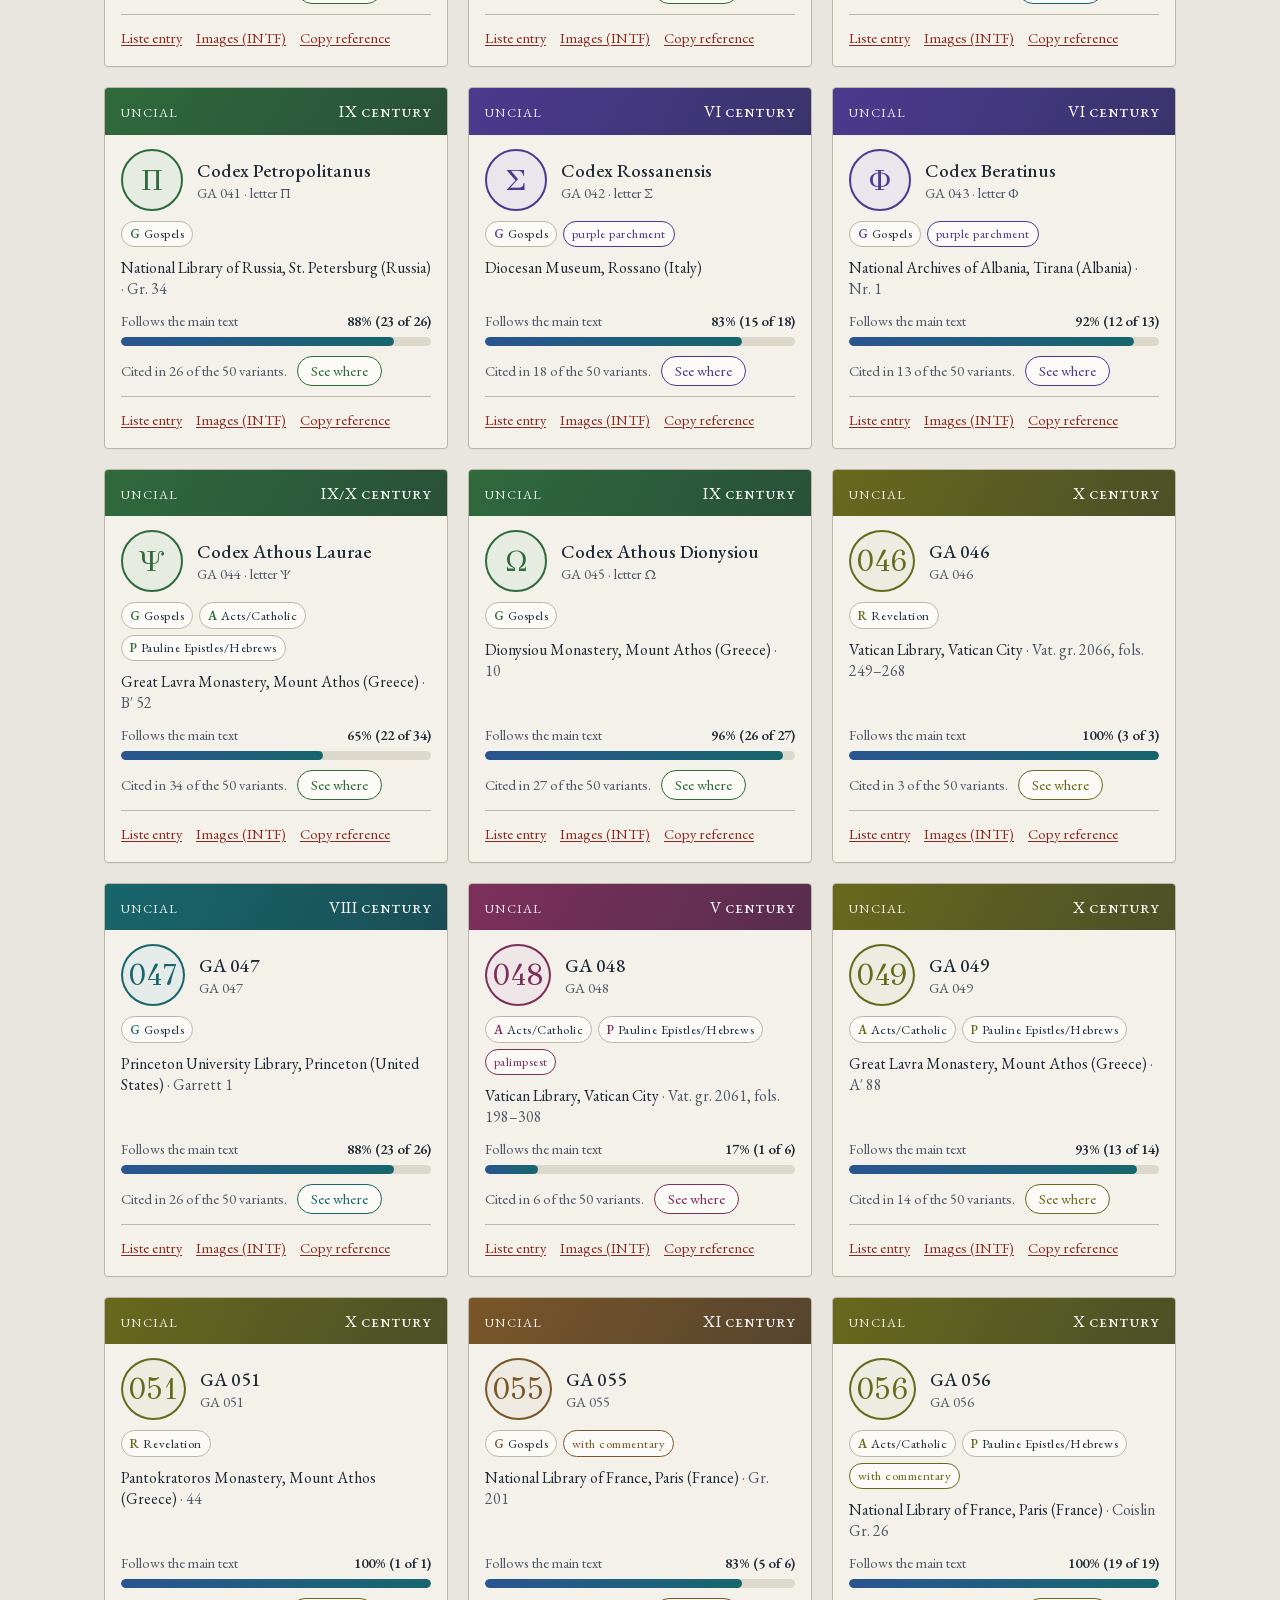
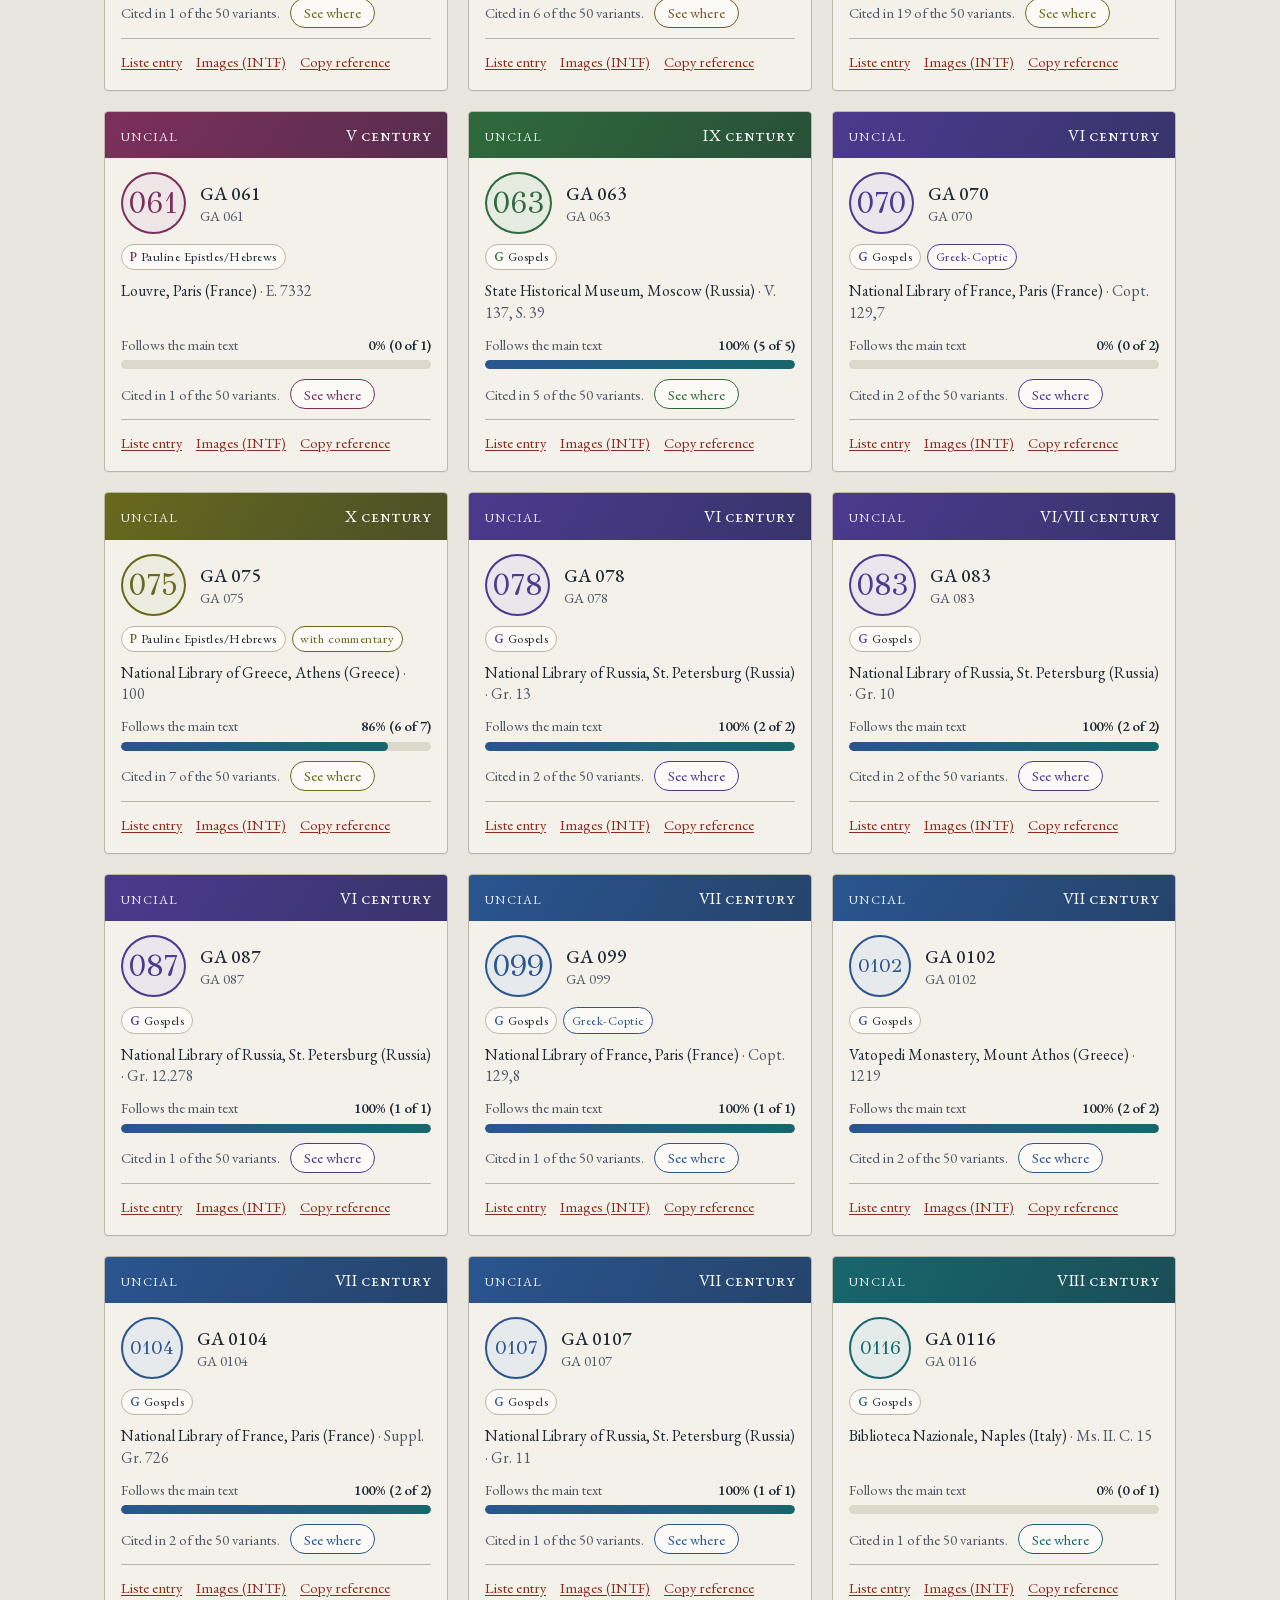
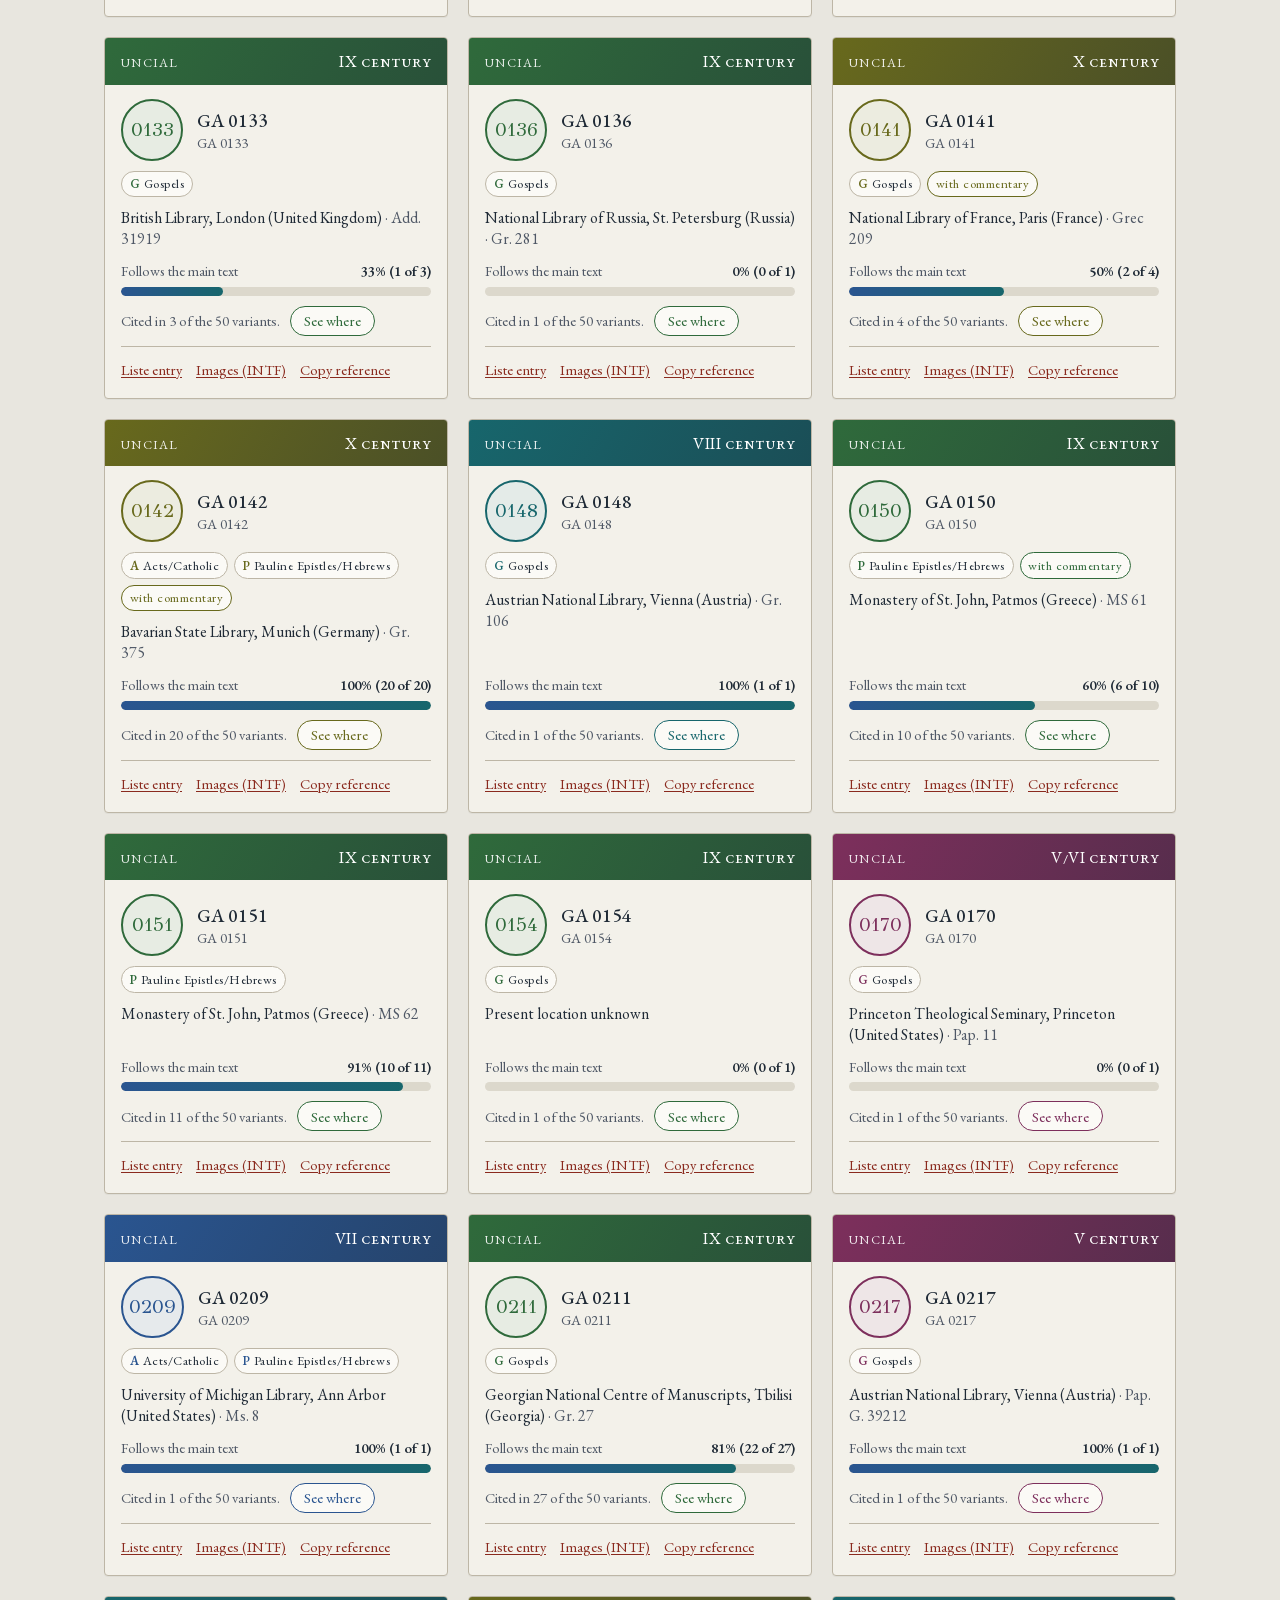
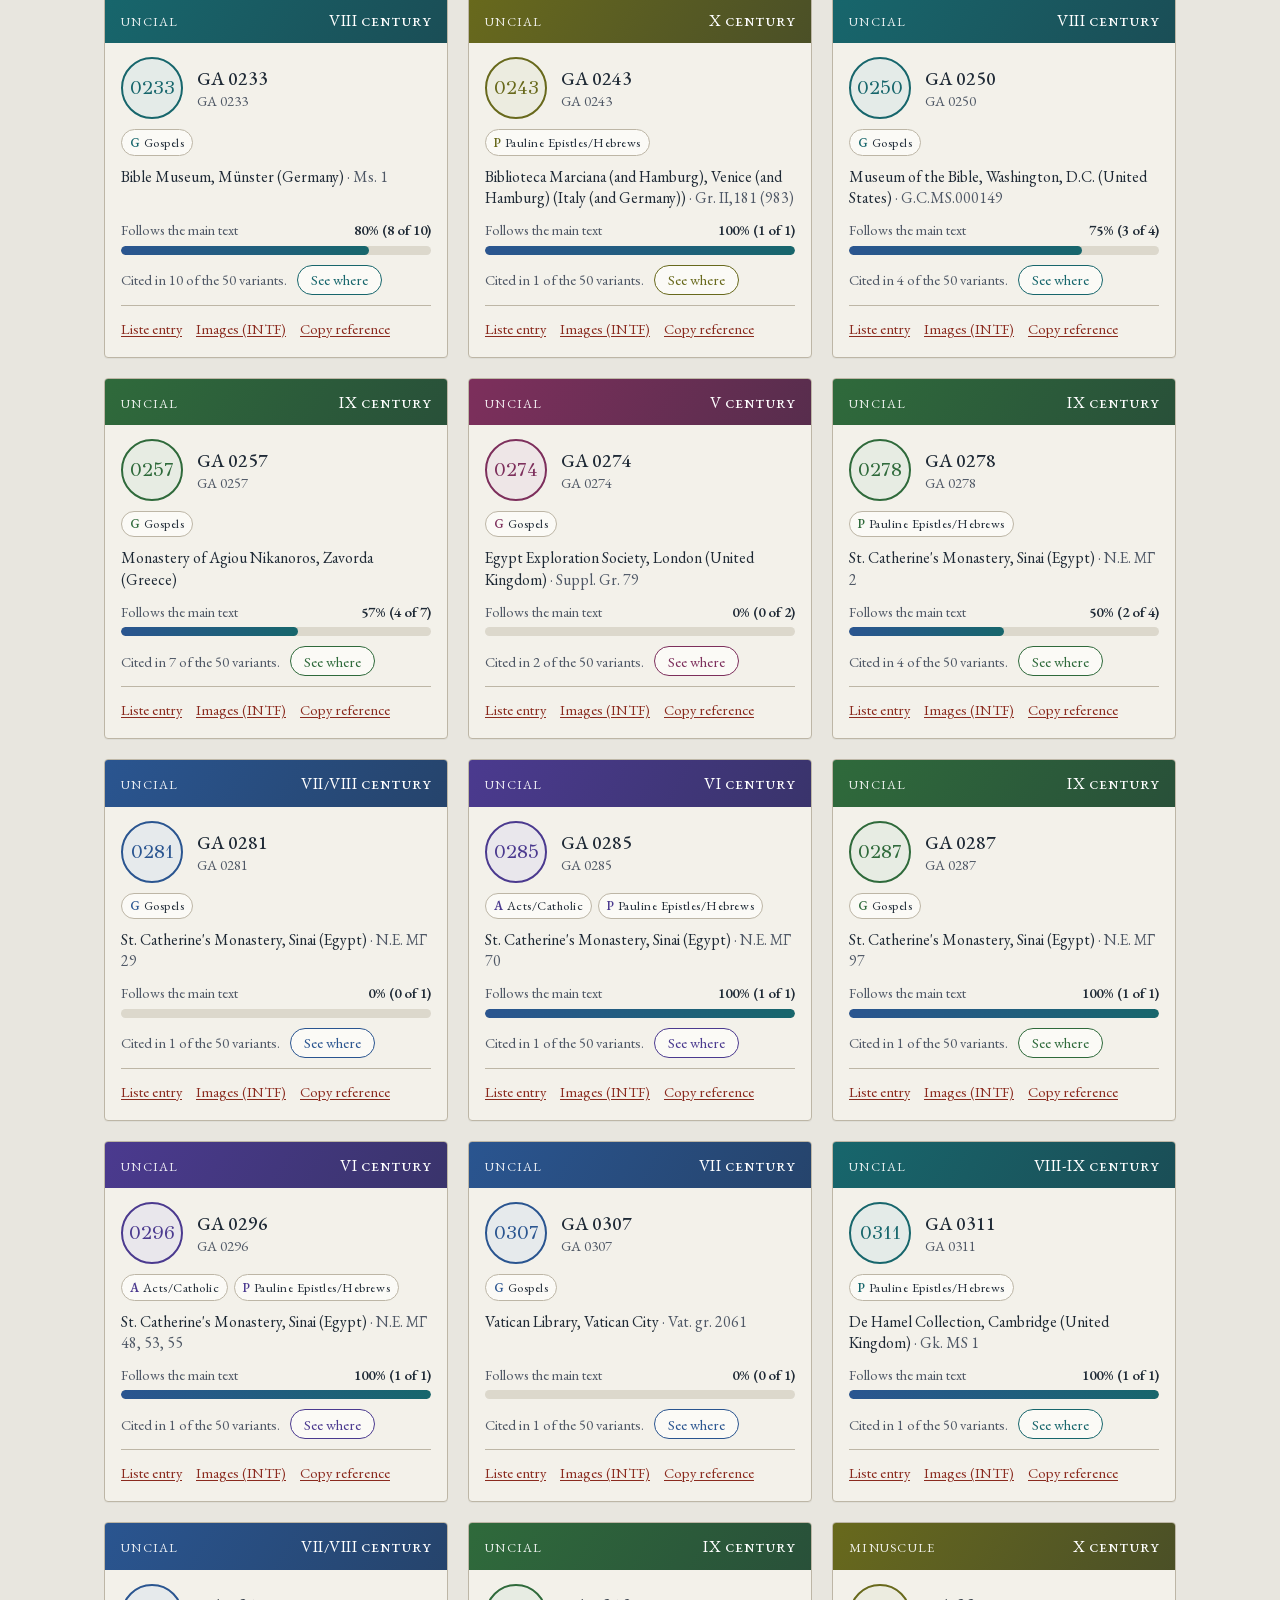
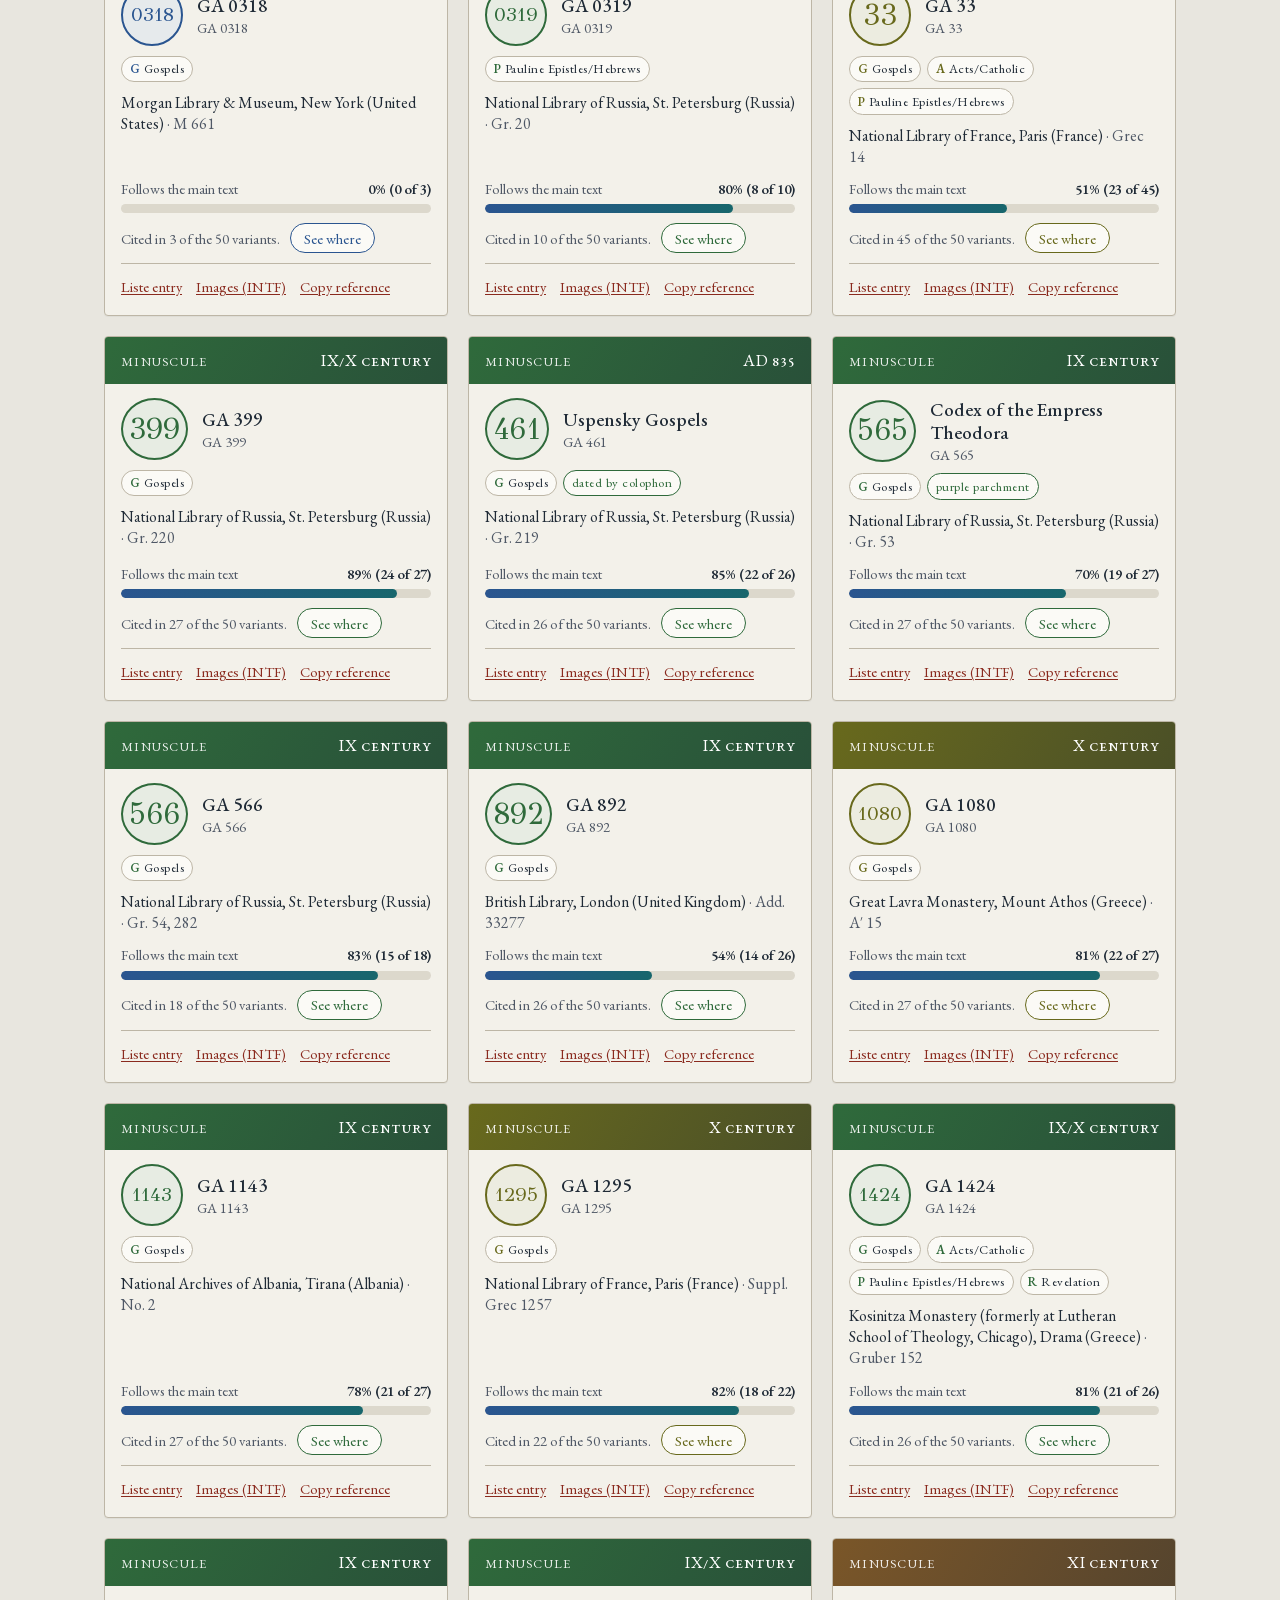
<file: manuscripts.html>
<!doctype html>
<html lang="en">
<head>
<meta charset="utf-8">
<meta name="viewport" content="width=device-width, initial-scale=1">
<link rel="icon" href="favicon.ico" sizes="32x32">
<link rel="icon" href="favicon.svg" type="image/svg+xml">
<link rel="apple-touch-icon" href="apple-touch-icon.png">
<link rel="manifest" href="manifest.webmanifest">
<meta name="theme-color" content="#e8e6df">
<meta name="apple-mobile-web-app-capable" content="yes">
<meta name="apple-mobile-web-app-title" content="Greek NT">
<title>The 125 manuscripts · The Greek New Testament According to the Byzantine Text</title>
<meta name="description" content="Browse the 125 manuscripts cited in the edition: names, dates, contents, where each is kept today, and how often each agrees with the main text.">
<link rel="canonical" href="https://greeknt.org/manuscripts.html">
<meta property="og:type" content="website">
<meta property="og:site_name" content="Guardian Press">
<meta property="og:title" content="The 125 manuscripts">
<meta property="og:description" content="Names, dates, contents and homes of the manuscripts cited in the edition.">
<meta property="og:url" content="https://greeknt.org/manuscripts.html">
<meta property="og:image" content="https://greeknt.org/images/social-manuscripts.jpg">
<meta name="twitter:card" content="summary_large_image">
<link rel="preload" href="fonts/EBGaramond-Regular.woff2" as="font" type="font/woff2" crossorigin>
<link rel="stylesheet" href="style.css">
<link rel="stylesheet" href="explorer.css">
<link rel="stylesheet" href="english.css">
<link rel="stylesheet" href="xhero.css">
<link rel="stylesheet" href="manuscripts.css">
<link rel="stylesheet" href="vdialog.css">
<link rel="stylesheet" href="pageviewer.css">
<link rel="stylesheet" href="print.css" media="print">
</head>
<body>
<a class="skip" href="#top">Skip to main content</a>

<header class="topbar">
  <div class="wrap">
    <a class="brand" href="index.html"><b>Guardian</b> Press</a>
    <nav class="nav" aria-label="Sections">
      <a href="index.html">The edition</a>
      <a href="read.html">Read</a>
      <a href="variants.html">Fifty variants</a>
      <a href="stats.html">Compare editions</a>
      <a href="search.html">Explore variants</a>
      <a href="manuscripts.html" aria-current="page">Manuscripts</a>
      <a href="about.html">About</a>
      <a href="errata.html">Errata</a>
      <a class="nav-dl" href="index.html#get">Get the edition</a>
    </nav>
    <details class="navmenu">
      <summary>Menu</summary>
      <nav class="navmenu-list" aria-label="Menu">
        <a href="index.html">The edition</a>
        <a href="read.html">Read</a>
        <a href="variants.html">Fifty variants</a>
        <a href="stats.html">Compare editions</a>
        <a href="search.html">Explore variants</a>
      <a href="manuscripts.html" aria-current="page">Manuscripts</a>
      <a href="about.html">About</a>
      <a href="errata.html">Errata</a>
        <a href="index.html#get">Get the edition</a>
      </nav>
    </details>
  </div>
</header>

<main id="top">

  <div class="xhero mshero">
    <div class="wrap">
      <h1>The 125 manuscripts</h1>
      <p class="lede">Every manuscript cited in the edition’s Manuscript Apparatus, from third-century papyri to medieval Gospel books. Filter them, sort them, and see how often each one agrees with the main text.</p>
    </div>
  </div>

  <section id="ms-summary">
    <div class="wrap">
      <div class="sumstrip" id="sumstrip" aria-live="polite"></div>
      <div class="agebar-wrap">
        <h2 class="sr">Manuscripts by century</h2>
        <div id="agebar" class="agebar" role="img" aria-label="Number of manuscripts in each century"></div>
      </div>
    </div>
  </section>

  <section id="ms-browse">
    <div class="wrap">
      <form class="msfilters" id="msfilters" autocomplete="off">
        <div class="f f-search">
          <label for="q">Find a manuscript</label>
          <input id="q" type="search" placeholder="Name, number, letter, or library">
        </div>
        <div class="f">
          <label for="ftype">Kind</label>
          <select id="ftype">
            <option value="">All kinds</option>
            <option value="p">Papyri</option>
            <option value="u">Uncials</option>
            <option value="m">Minuscules</option>
          </select>
        </div>
        <div class="f">
          <label for="fcont">Contains</label>
          <select id="fcont">
            <option value="">Anything</option>
            <option value="e">Gospels</option>
            <option value="a">Acts or Catholic Epistles</option>
            <option value="p">Pauline Epistles or Hebrews</option>
            <option value="r">Revelation</option>
          </select>
        </div>
        <div class="f">
          <label for="fcent">Century</label>
          <select id="fcent"><option value="">Any century</option></select>
        </div>
        <div class="f">
          <label for="fsort">Sort by</label>
          <select id="fsort">
            <option value="ga">Gregory-Aland number</option>
            <option value="date">Date, earliest first</option>
            <option value="cited">Most often cited</option>
            <option value="agree">Agrees most with the main text</option>
            <option value="differ">Agrees least with the main text</option>
          </select>
        </div>
      </form>
      <p class="count"><span id="mscount" aria-live="polite">&nbsp;</span><button type="button" class="linkbtn" id="mshare">Copy link to this view</button></p>
      <div class="msgrid" id="msgrid"></div>
      <div class="legend" id="mslegend">
        <h2>How to read a card</h2>
        <ul>
          <li><b>Top band.</b> The color shows the century; the numeral gives the date from Appendix D.</li>
          <li><b>Large letter.</b> The traditional letter or papyrus number. Manuscripts without one are known only by their GA number.</li>
          <li><b>Agreement bar.</b> Of the fifty variant units, the share where the manuscript’s own reading matches the main text of this edition. Readings supplied only by a later corrector are left out. A manuscript cited in only a few units can show 0% or 100% by chance.</li>
          <li><b>Content.</b> G Gospels, A Acts and Catholic Epistles, P Pauline Epistles and Hebrews, R Revelation.</li>
        </ul>
      </div>
    </div>
  </section>

</main>

<dialog id="vdialog" aria-labelledby="vtitle">
  <div class="vd">
    <div class="vd-bar">
      <button type="button" class="vd-nav" id="vprev" aria-label="Previous variant">‹</button>
      <button type="button" class="vd-nav" id="vnext" aria-label="Next variant">›</button>
      <button type="button" class="vd-close" id="vclose" aria-label="Close">Close</button>
    </div>
    <div class="vd-body" id="vbody"></div>
  </div>
</dialog>

<footer>
  <div class="wrap">
    <span>Guardian Press</span>
    <span>The text of this edition is in the public domain.</span>
  </div>
</footer>

<script src="data.js"></script>
<script src="manuscripts-data.js"></script>
<script src="copy.js"></script>
<script src="pageviewer.js"></script>
<script src="manuscripts.js"></script>
<script src="english.js"></script>
<script src="greek-tip.js"></script>
<script src="explorer.js"></script>
<script src="menu.js"></script>
<script src="backnav.js"></script>
<script src="pwa.js" defer></script>
<script src="scrolljump.js"></script>
<script data-goatcounter="https://greeknt.goatcounter.com/count" async src="https://gc.zgo.at/count.js"></script>
</body>
</html>
</file>
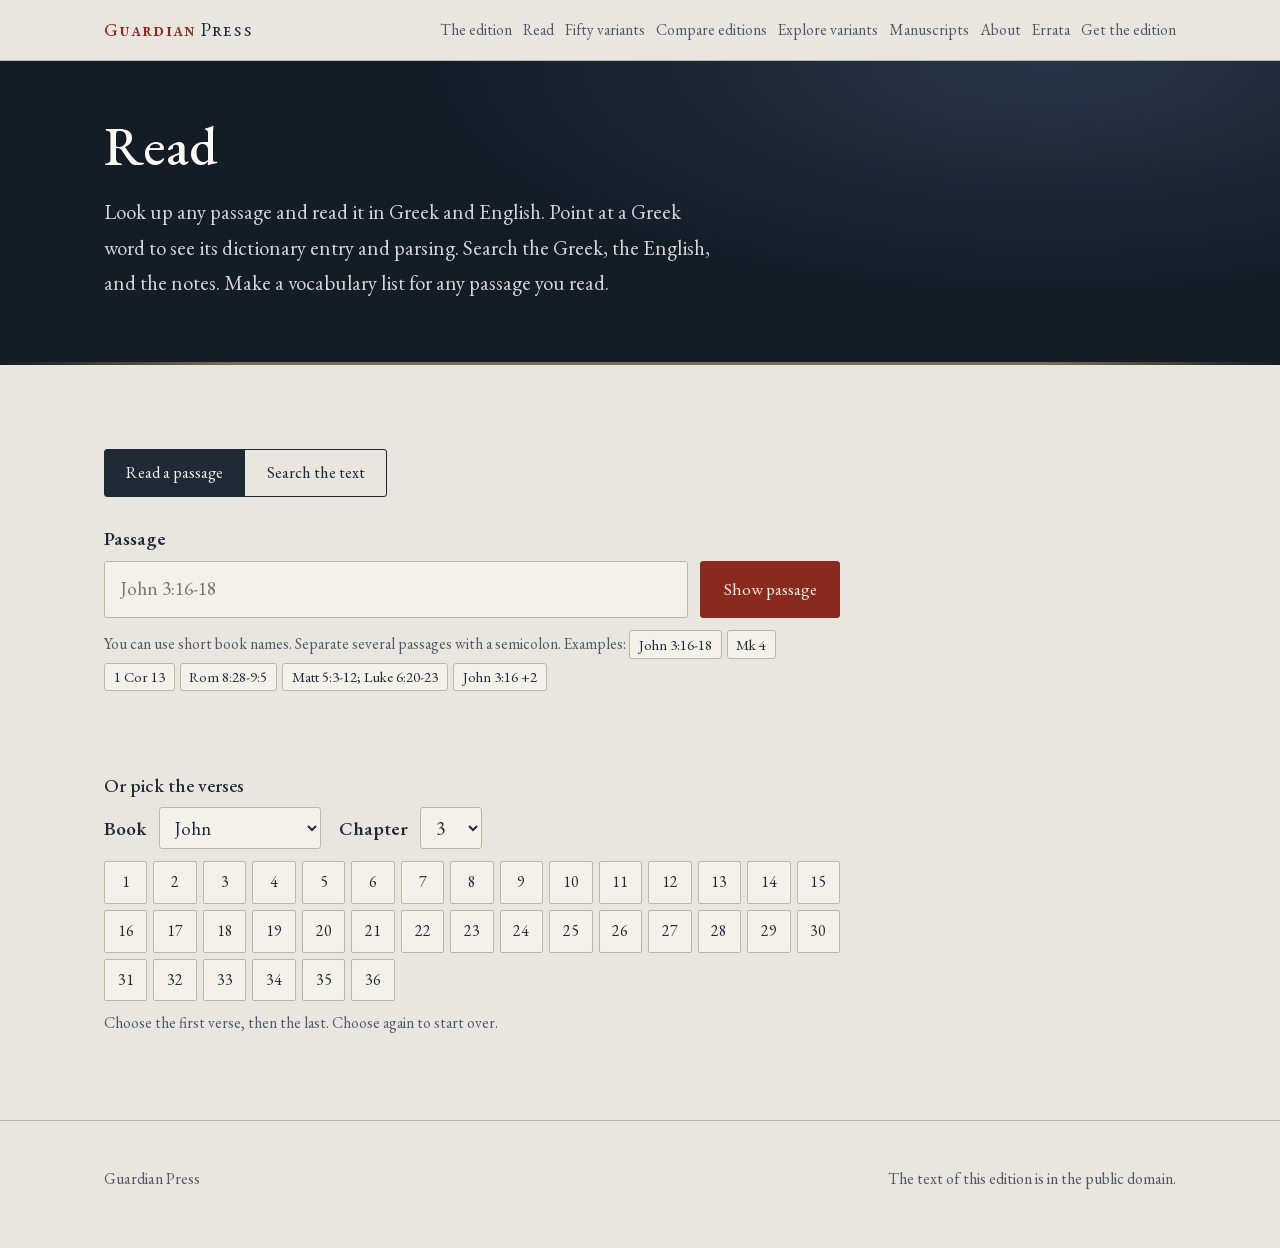
<file: read.html>
<!doctype html>
<html lang="en">
<head>
<meta charset="utf-8">
<meta name="viewport" content="width=device-width, initial-scale=1">
<link rel="icon" href="favicon.ico" sizes="32x32">
<link rel="icon" href="favicon.svg" type="image/svg+xml">
<link rel="apple-touch-icon" href="apple-touch-icon.png">
<link rel="manifest" href="manifest.webmanifest">
<meta name="theme-color" content="#e8e6df">
<meta name="apple-mobile-web-app-capable" content="yes">
<meta name="apple-mobile-web-app-title" content="Greek NT">
<title>Read and search · The Greek New Testament According to the Byzantine Text</title>
<meta name="description" content="Look up any passage in the Greek New Testament with the English alongside, point at a Greek word for its dictionary entry and parsing, and search the Greek, the English, and the notes.">
<link rel="canonical" href="https://greeknt.org/read.html">
<meta property="og:type" content="website">
<meta property="og:site_name" content="Guardian Press">
<meta property="og:title" content="Read and search the Greek New Testament">
<meta property="og:description" content="Look up a passage, point at any Greek word, and search the Greek, the English, and the notes.">
<meta property="og:url" content="https://greeknt.org/read.html">
<meta property="og:image" content="https://greeknt.org/images/social-card-2.jpg">
<meta name="twitter:card" content="summary_large_image">
<link rel="preload" href="fonts/EBGaramond-Regular.woff2" as="font" type="font/woff2" crossorigin>
<link rel="stylesheet" href="style.css">
<link rel="stylesheet" href="explorer.css">
<link rel="stylesheet" href="xhero.css">
<link rel="stylesheet" href="english.css">
<link rel="stylesheet" href="read.css">
<link rel="stylesheet" href="vocab.css">
<link rel="stylesheet" href="print.css" media="print">
</head>
<body>
<a class="skip" href="#top">Skip to main content</a>

<header class="topbar">
  <div class="wrap">
    <a class="brand" href="index.html"><b>Guardian</b> Press</a>
    <nav class="nav" aria-label="Sections">
      <a href="index.html">The edition</a>
      <a href="read.html" aria-current="page">Read</a>
      <a href="variants.html">Fifty variants</a>
      <a href="stats.html">Compare editions</a>
      <a href="search.html">Explore variants</a>
      <a href="manuscripts.html">Manuscripts</a>
      <a href="about.html">About</a>
      <a href="errata.html">Errata</a>
      <a class="nav-dl" href="index.html#get">Get the edition</a>
    </nav>
    <details class="navmenu">
      <summary>Menu</summary>
      <nav class="navmenu-list" aria-label="Menu">
        <a href="index.html">The edition</a>
        <a href="read.html" aria-current="page">Read</a>
        <a href="variants.html">Fifty variants</a>
        <a href="stats.html">Compare editions</a>
        <a href="search.html">Explore variants</a>
        <a href="manuscripts.html">Manuscripts</a>
        <a href="about.html">About</a>
        <a href="errata.html">Errata</a>
        <a href="index.html#get">Get the edition</a>
      </nav>
    </details>
  </div>
</header>

<main id="top">

  <div class="xhero">
    <div class="wrap">
      <h1>Read</h1>
      <p class="lede">Look up any passage and read it in Greek and English. Point at a Greek word to see its dictionary entry and parsing. Search the Greek, the English, and the notes. Make a vocabulary list for any passage you read.</p>
    </div>
  </div>

  <section id="lookup">
    <div class="wrap">

      <div class="rd-modes" role="group" aria-label="What to do">
        <button type="button" class="rd-mode" id="rdModeRead" aria-pressed="true">Read a passage</button>
        <button type="button" class="rd-mode" id="rdModeSearch" aria-pressed="false">Search the text</button>
      </div>

      <div id="rdRead">
        <form id="rdForm" class="rd-form" autocomplete="off">
          <label for="rdRange">Passage</label>
          <div class="rd-row">
            <input id="rdRange" name="p" type="text" inputmode="text" autocapitalize="off" spellcheck="false" placeholder="John 3:16-18" aria-describedby="rdHelp">
            <button class="btn btn-primary" type="submit" id="rdGo">Show passage</button>
          </div>
          <p class="rd-help" id="rdHelp">You can use short book names. Separate several passages with a semicolon. Examples:
            <button type="button" class="rd-ex">John 3:16-18</button>
            <button type="button" class="rd-ex">Mk 4</button>
            <button type="button" class="rd-ex">1 Cor 13</button>
            <button type="button" class="rd-ex">Rom 8:28-9:5</button>
            <button type="button" class="rd-ex">Matt 5:3-12; Luke 6:20-23</button>
            <button type="button" class="rd-ex">John 3:16 +2</button>
          </p>
          <p class="rd-msg" id="rdMsg" role="status"></p>
        </form>

        <div id="rdCards" class="rd-cards"></div>

        <div class="rd-pick" id="rdPick">
          <h2>Or pick the verses</h2>
          <div class="rd-pickrow">
            <label>Book <select id="rdBook"></select></label>
            <label>Chapter <select id="rdChap"></select></label>
          </div>
          <div class="rd-vgrid" id="rdVerses" role="group" aria-label="Verses"></div>
          <p class="rd-help">Choose the first verse, then the last. Choose again to start over.</p>
        </div>

        <div class="rd-recent" id="rdRecent" hidden>
          <h2>Recent passages</h2>
          <p id="rdRecentList"></p>
        </div>
      </div>

      <div id="rdSearch" hidden>
        <form id="rdSForm" class="rd-form" autocomplete="off">
          <label for="rdQ">Search for</label>
          <div class="rd-row">
            <input id="rdQ" name="q" type="text" autocapitalize="off" spellcheck="false" placeholder="ἀγαπάω, agapa/w, or love" aria-describedby="rdSHelp">
            <button class="btn btn-primary" type="submit">Search</button>
          </div>
          <fieldset class="rd-chips">
            <legend>Look in</legend>
            <label class="rd-chip"><input type="radio" name="scope" value="auto" checked><span>Greek or English</span></label>
            <label class="rd-chip"><input type="radio" name="scope" value="greek"><span>Greek only</span></label>
            <label class="rd-chip"><input type="radio" name="scope" value="english"><span>English only</span></label>
            <label class="rd-chip"><input type="radio" name="scope" value="notes"><span>Notes only</span></label>
          </fieldset>
          <p class="rd-help" id="rdSHelp">The search reaches into the notes as well as the text. Greek can be typed with accents, without accents, or in beta code: <span class="greek" lang="grc">ἀγαπάω</span>, <span class="greek" lang="grc">αγαπαω</span> and <code>agapa/w</code> all find the same words, in every form. Every word you type must occur in the verse. In English, a word matches words that begin with it, so <i>love</i> finds <i>loved</i>. Put a phrase in double quotation marks.</p>
          <p class="rd-msg" id="rdSMsg" role="status"></p>
        </form>
        <div id="rdResults"></div>
      </div>

    </div>
  </section>

  <section id="rdOutSec" hidden>
    <div class="wrap">
      <div id="rdOut" class="rd-out view-both">
        <div class="rd-bar">
          <fieldset class="rd-views">
            <legend>Show</legend>
            <label class="rd-chip"><input type="radio" name="view" value="both" checked><span>Greek and English</span></label>
            <label class="rd-chip"><input type="radio" name="view" value="grk"><span>Greek only</span></label>
            <label class="rd-chip"><input type="radio" name="view" value="eng"><span>English only</span></label>
          </fieldset>
          <label class="rd-check"><input type="checkbox" id="rdNotes"> Show notes</label>
          <button type="button" class="btn" id="rdCopy">Copy</button>
          <button type="button" class="btn" id="rdShare">Share link</button>
          <button type="button" class="btn btn-primary" id="rdVocabBtn">Vocabulary list</button>
          <span class="rd-status" id="rdStatus" role="status"></span>
        </div>
        <p class="rd-help rd-tiphelp">Point at a Greek word (or tap it) to see its dictionary entry and parsing.</p>
        <div id="rdText"></div>
      </div>
    </div>
  </section>


  <section id="rdVocab" hidden>
    <div class="wrap">
      <h2 class="vb-head">Vocabulary list for this passage</h2>
      <form id="vbForm" autocomplete="off">
        <input id="vbRange" name="p" type="hidden">
        <p class="rd-msg" id="vbMsg" role="status"></p>
      </form>

      <div class="vb-layout">
        <aside class="vb-side" aria-label="Choose the words">
          <fieldset>
            <legend>Which words</legend>
            <label><input type="checkbox" name="pos" value="noun" checked> Nouns</label>
            <label><input type="checkbox" name="pos" value="verb" checked> Verbs</label>
            <label><input type="checkbox" name="pos" value="adj" checked> Adjectives</label>
            <label><input type="checkbox" name="pos" value="adv" checked> Adverbs</label>
            <label><input type="checkbox" name="pos" value="pron" checked> Pronouns</label>
            <label><input type="checkbox" name="pos" value="prep" checked> Prepositions</label>
            <label><input type="checkbox" name="pos" value="conj"> Conjunctions</label>
            <label><input type="checkbox" name="pos" value="part" checked> Particles</label>
            <label><input type="checkbox" name="pos" value="art"> The article</label>
          </fieldset>
          <fieldset>
            <legend>Proper names</legend>
            <label><input type="checkbox" id="vbNames"> Include names of people and places</label>
          </fieldset>
          <fieldset>
            <legend>How common</legend>
            <label><input type="checkbox" id="vbCommon" checked> Leave out words used more than
              <input type="number" id="vbMax" min="1" max="20000" step="1" value="50" aria-label="Number of times in the edition"> times in the edition</label>
            <p class="vb-presets">Quick choices:
              <button type="button" class="vb-preset" data-n="10">10</button>
              <button type="button" class="vb-preset" data-n="25">25</button>
              <button type="button" class="vb-preset" data-n="50">50</button>
              <button type="button" class="vb-preset" data-n="100">100</button>
              <button type="button" class="vb-preset" data-n="250">250</button>
              <button type="button" class="vb-preset" data-n="500">500</button>
              <button type="button" class="vb-preset" data-n="1000">1,000</button>
            </p>
          </fieldset>
          <fieldset>
            <legend>For verbs</legend>
            <label><input type="checkbox" id="vbForms" checked> Show the forms used in this passage</label>
            <label><input type="checkbox" id="vbParse" checked> Show tense, voice and mood</label>
          </fieldset>
          <fieldset class="vb-order">
            <legend>Order</legend>
            <label class="rd-chip"><input type="radio" name="order" value="appear" checked><span>As it appears</span></label>
            <label class="rd-chip"><input type="radio" name="order" value="rare"><span>Rarest first</span></label>
            <label class="rd-chip"><input type="radio" name="order" value="az"><span>A&ndash;Z</span></label>
            <label class="rd-chip"><input type="radio" name="order" value="kind"><span>By kind of word</span></label>
          </fieldset>
        </aside>

        <div class="vb-main">
          <div class="vb-bar">
            <p class="vb-count" id="vbCount" role="status"></p>
            <div class="vb-btns" id="vbBtns" hidden>
              <button type="button" class="btn" id="vbPrint">Print</button>
              <button type="button" class="btn" id="vbPdf">PDF</button>
              <button type="button" class="btn" id="vbWord">Word</button>
              <button type="button" class="btn" id="vbCsv">CSV</button>
            </div>
          </div>
          <p class="rd-help vb-pdfhelp" id="vbPdfHelp" hidden>PDF saves the list as a PDF file. Print opens your device&rsquo;s print window. <span id="vbStatus" role="status"></span></p>
          <article id="vbReport" class="vb-report" hidden></article>
        </div>
      </div>
    </div>
  </section>

</main>

<footer>
  <div class="wrap">
    <span>Guardian Press</span>
    <span>The text of this edition is in the public domain.</span>
  </div>
</footer>

<script src="english.js"></script>
<script src="greek-tip.js"></script>
<script src="greekinput.js"></script>
<script src="passage.js"></script>
<script src="vocabpdf.js"></script>
<script src="vocab.js"></script>
<script src="read.js"></script>
<script src="menu.js"></script>
<script src="backnav.js"></script>
<script src="pwa.js" defer></script>
<script src="scrolljump.js"></script>
<script data-goatcounter="https://greeknt.goatcounter.com/count" async src="https://gc.zgo.at/count.js"></script>
</body>
</html>
</file>
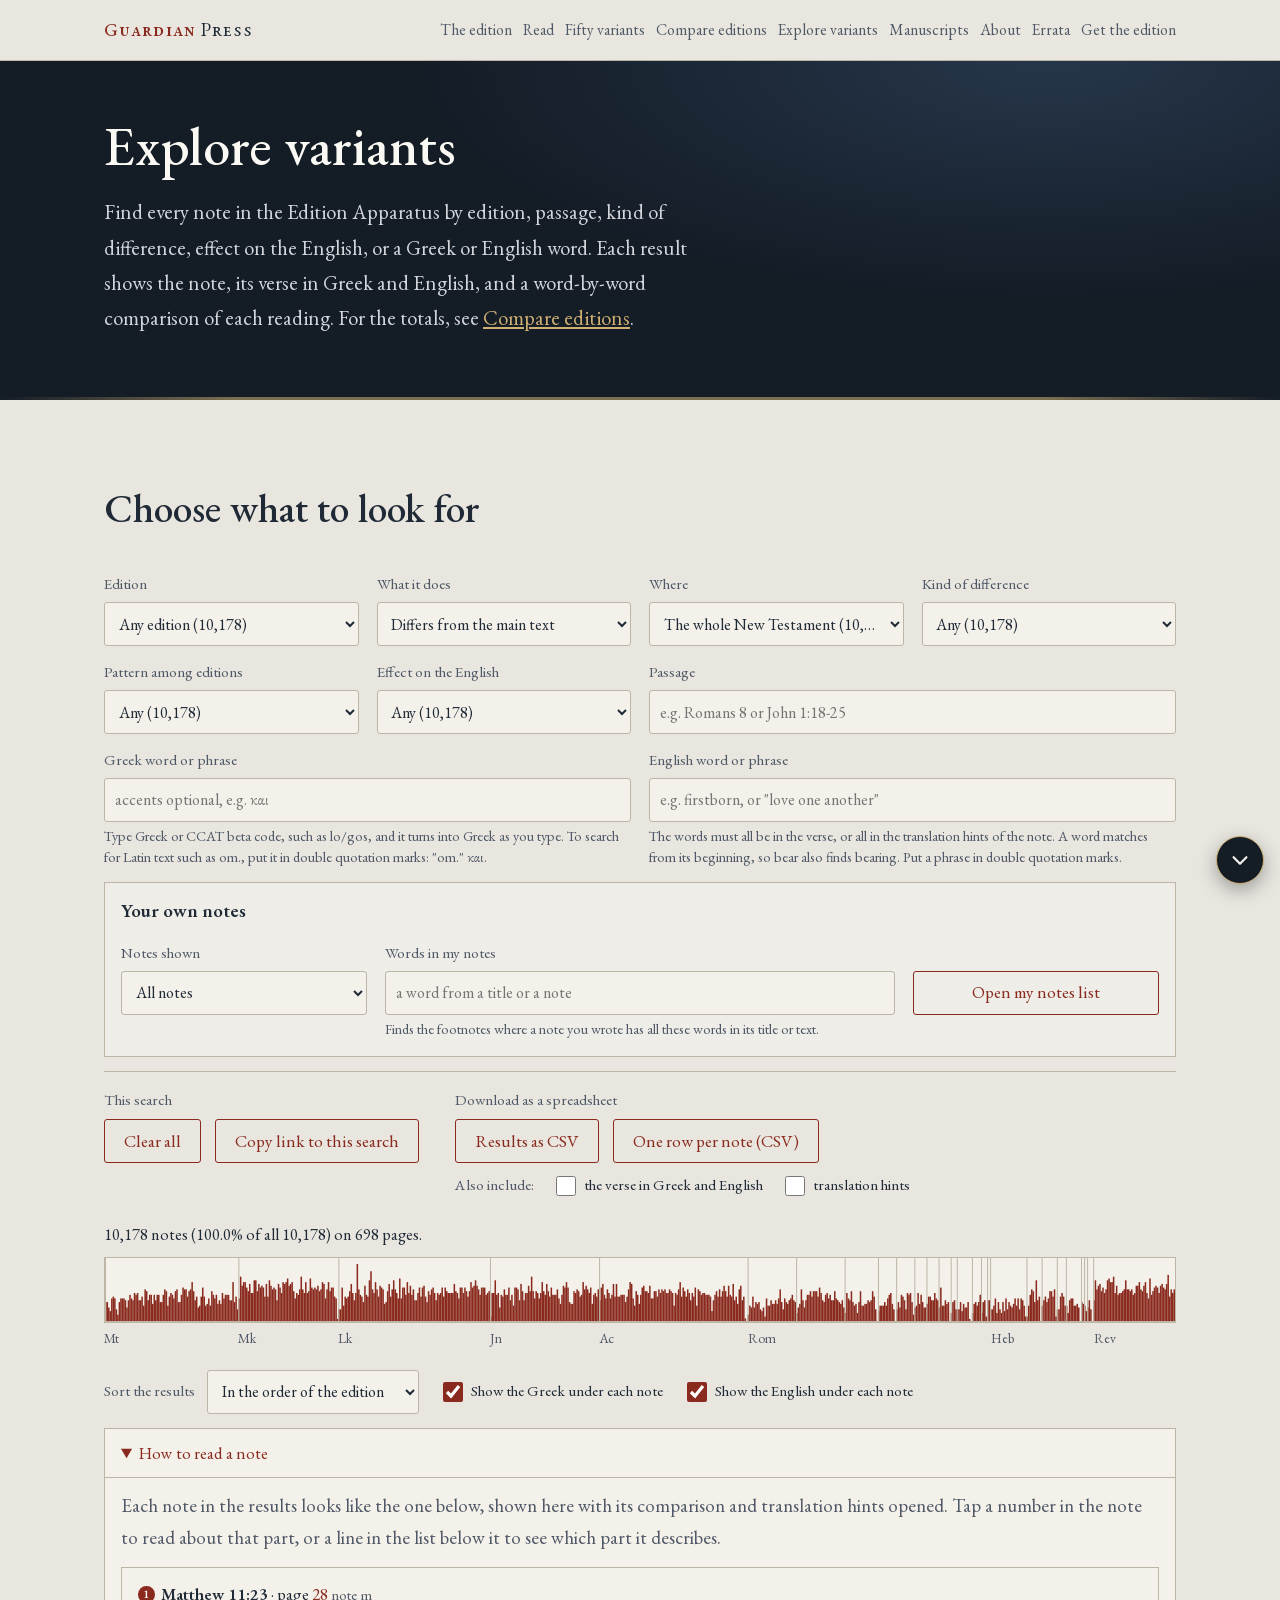
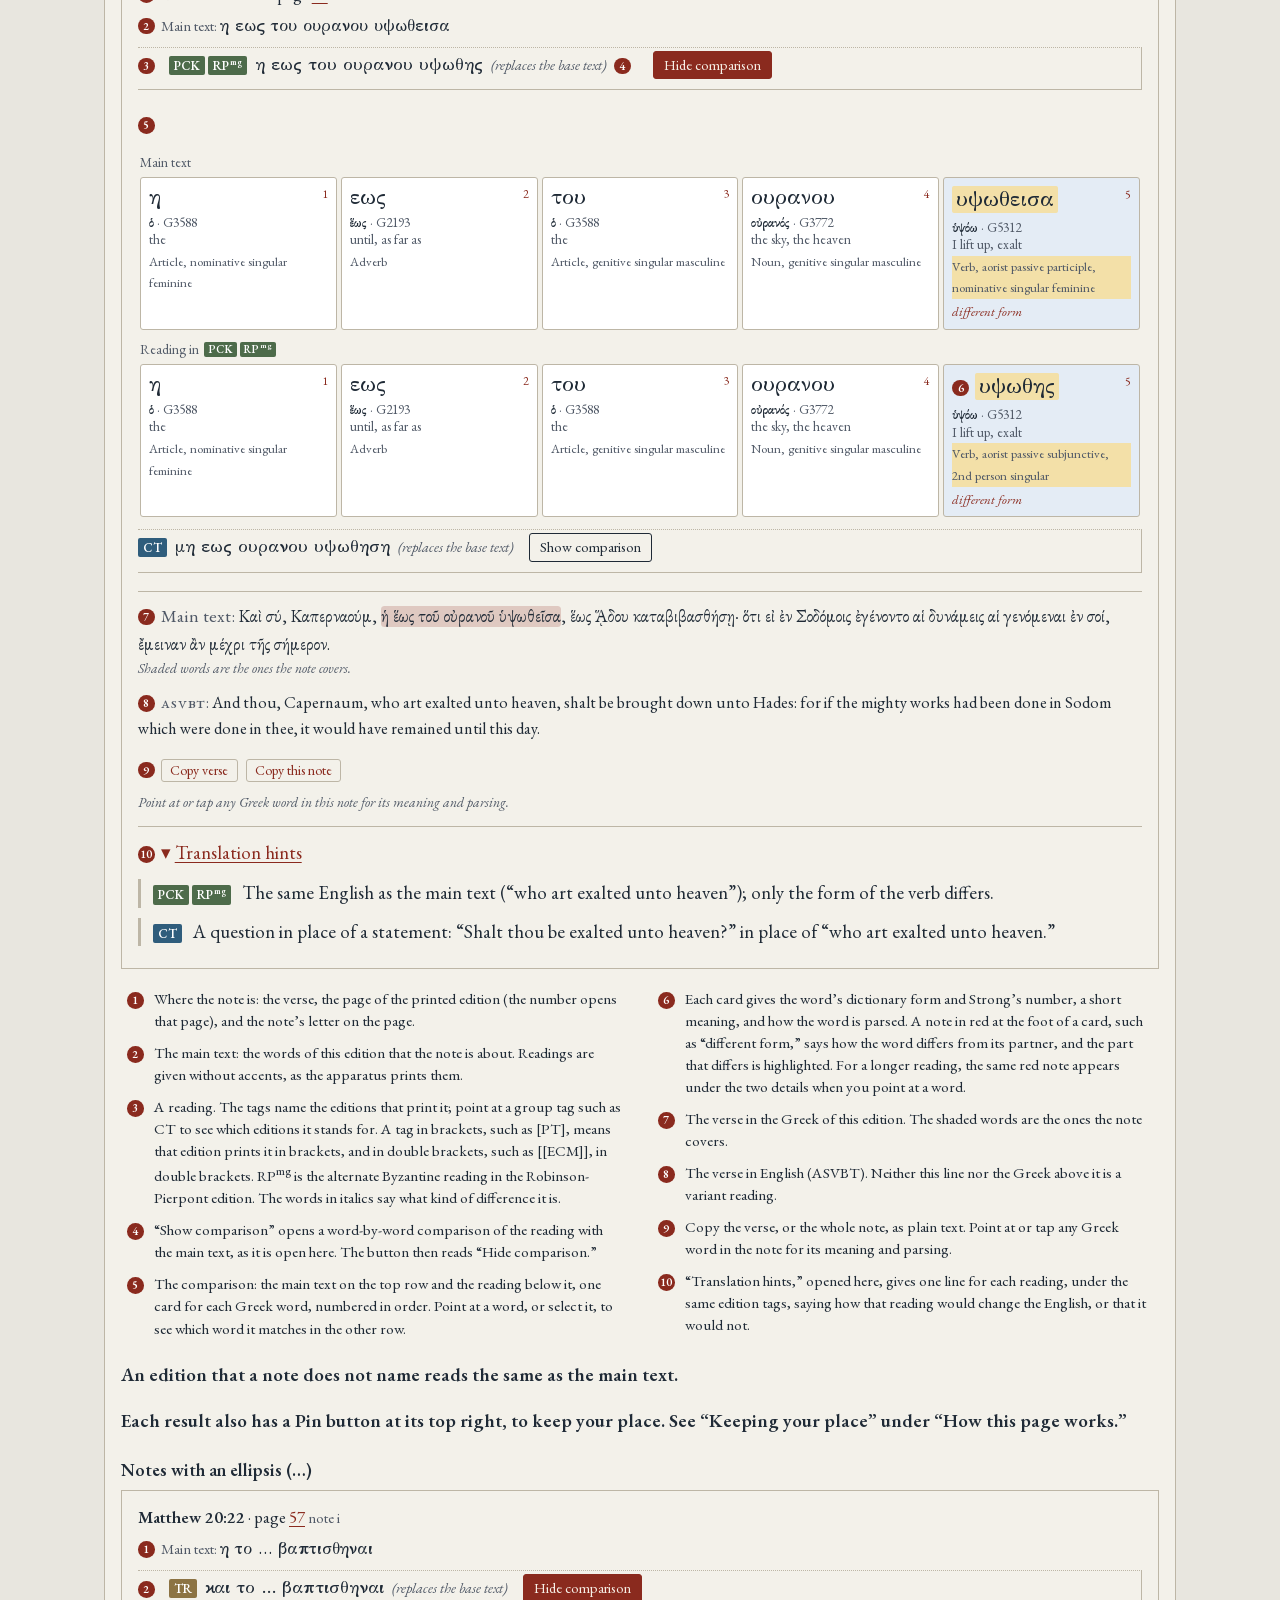
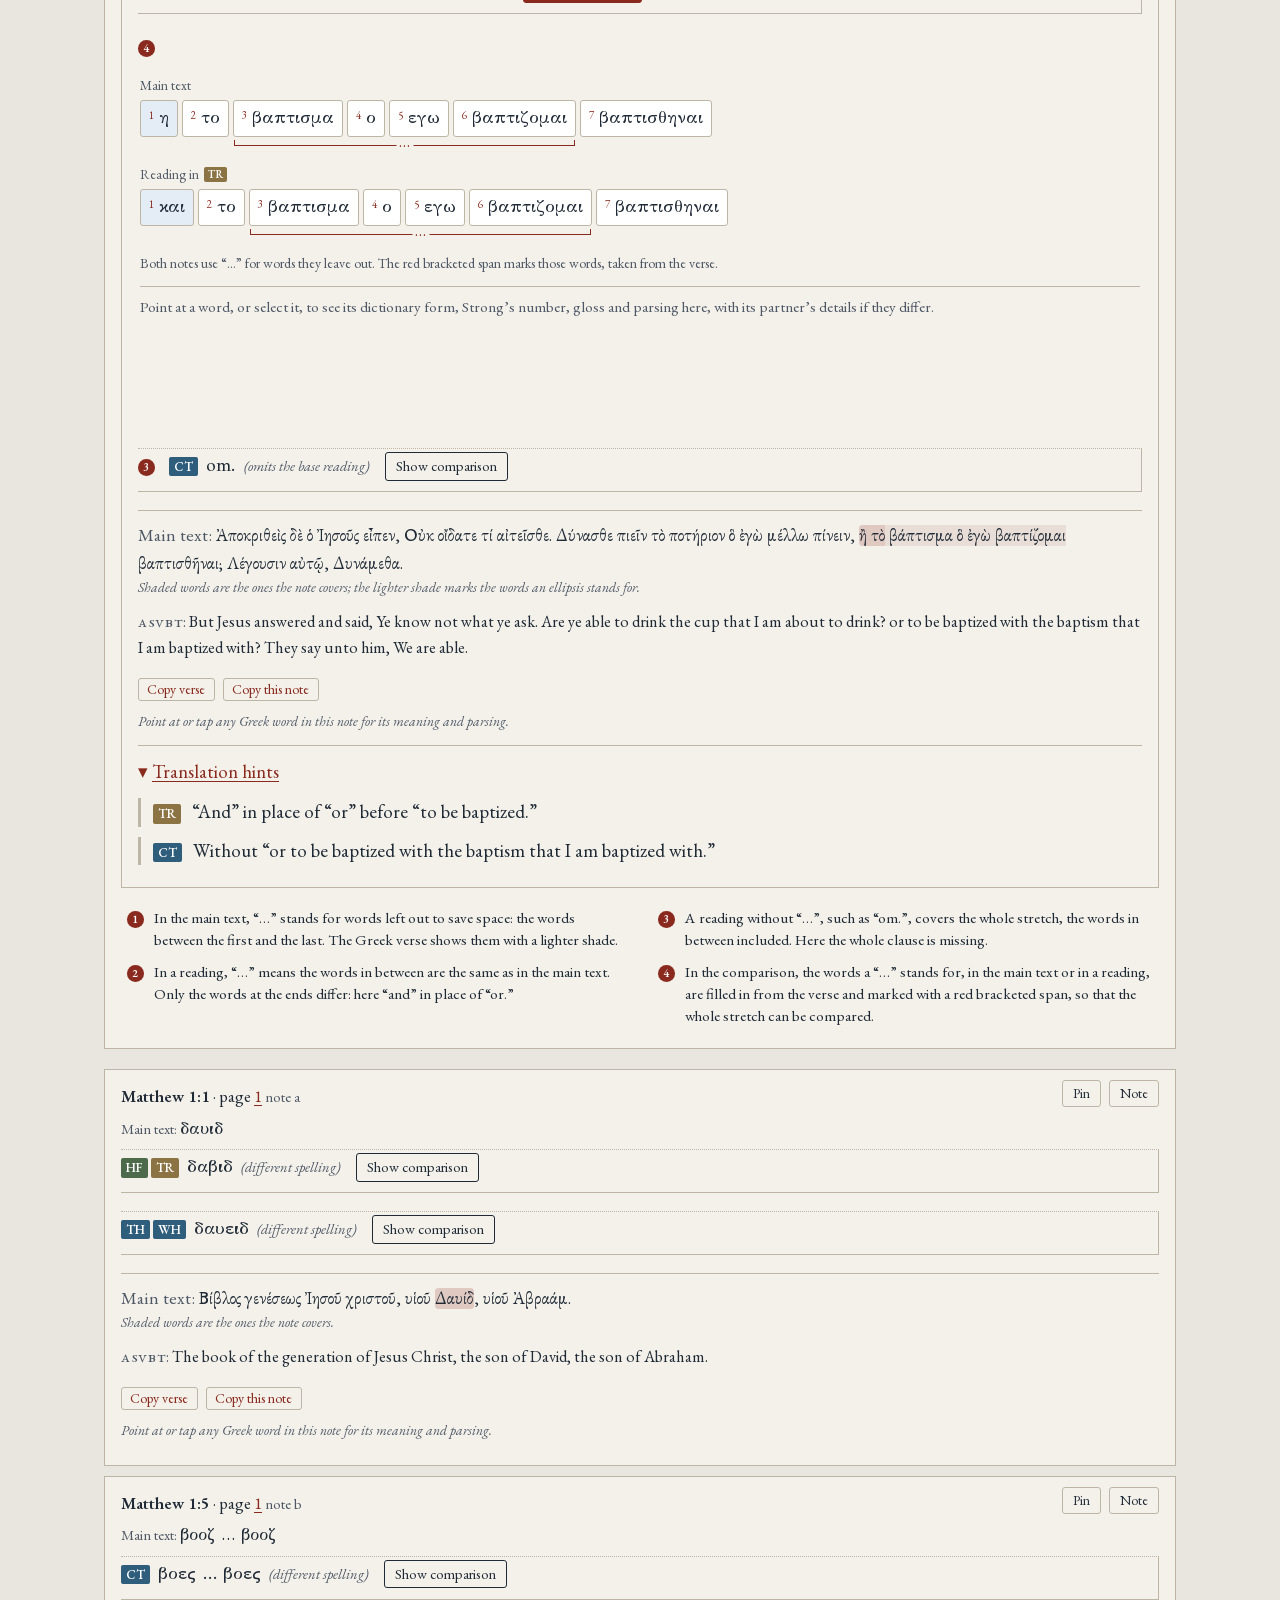
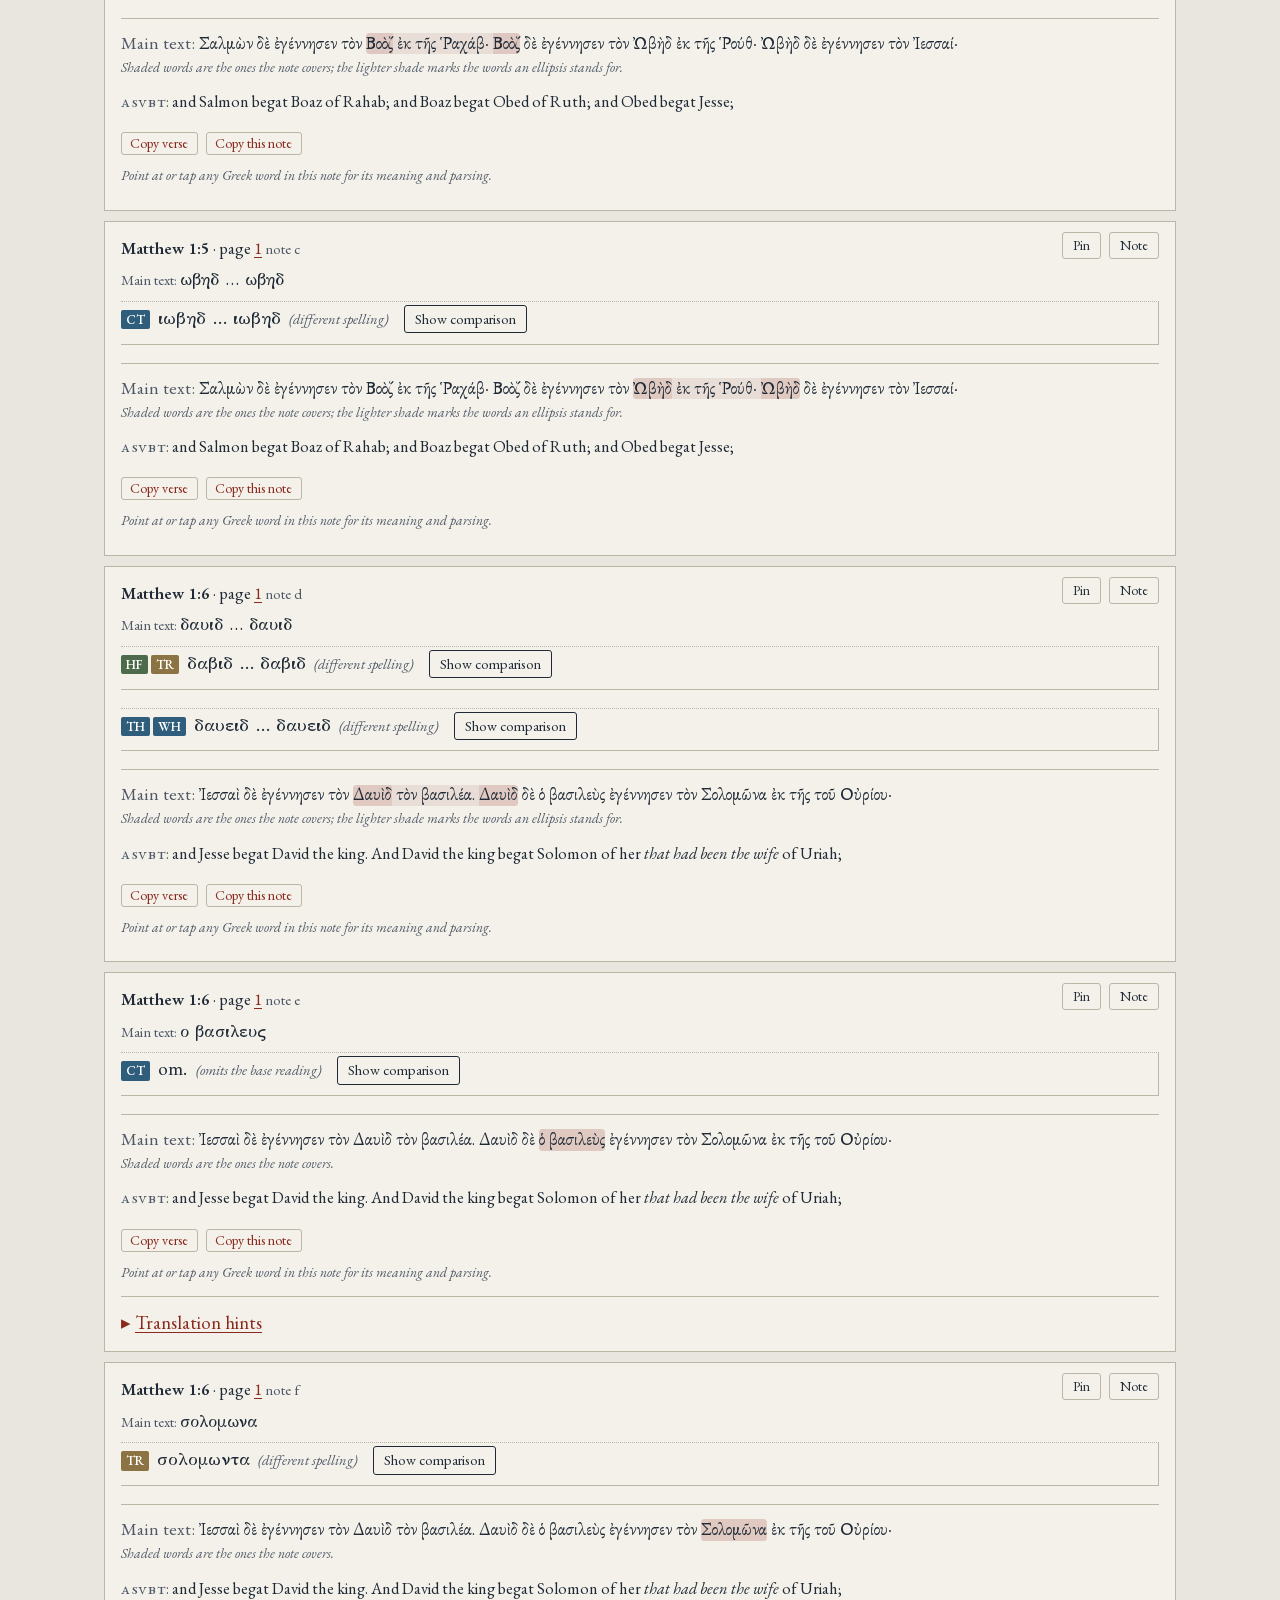
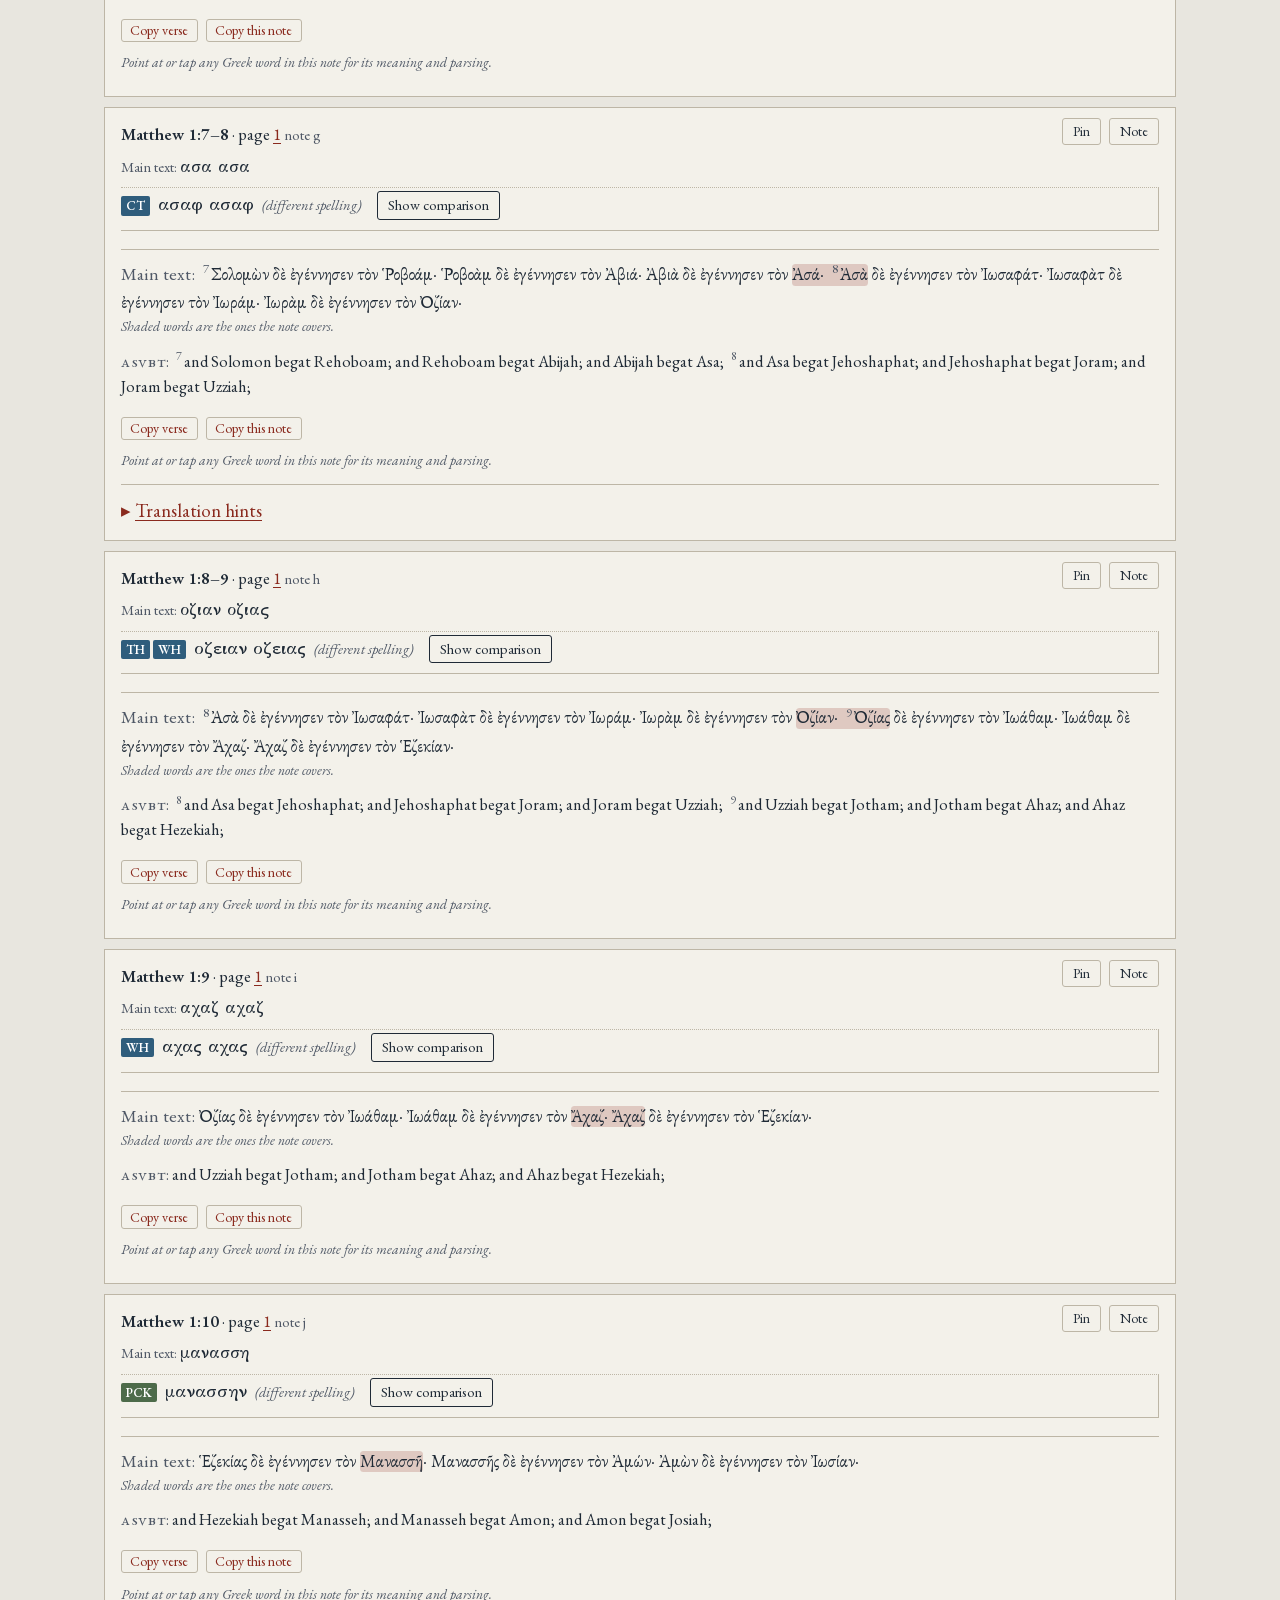
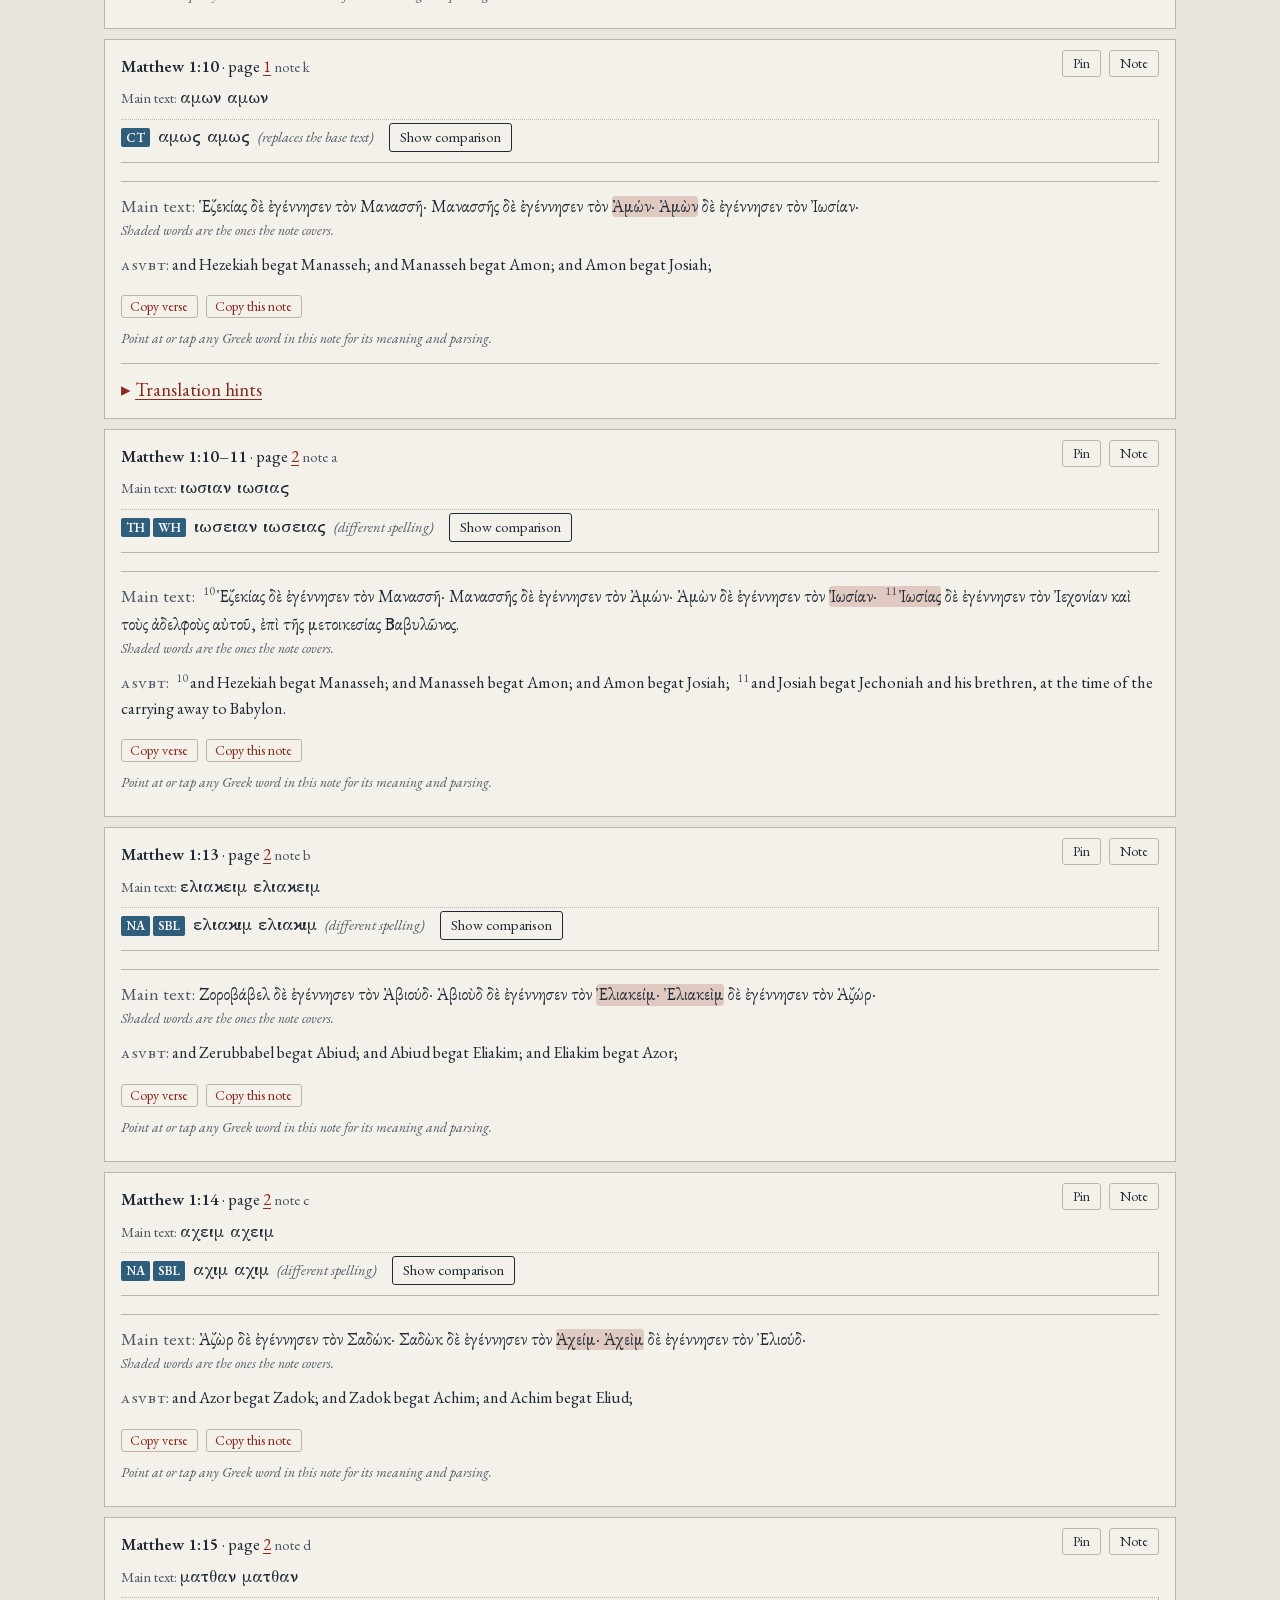
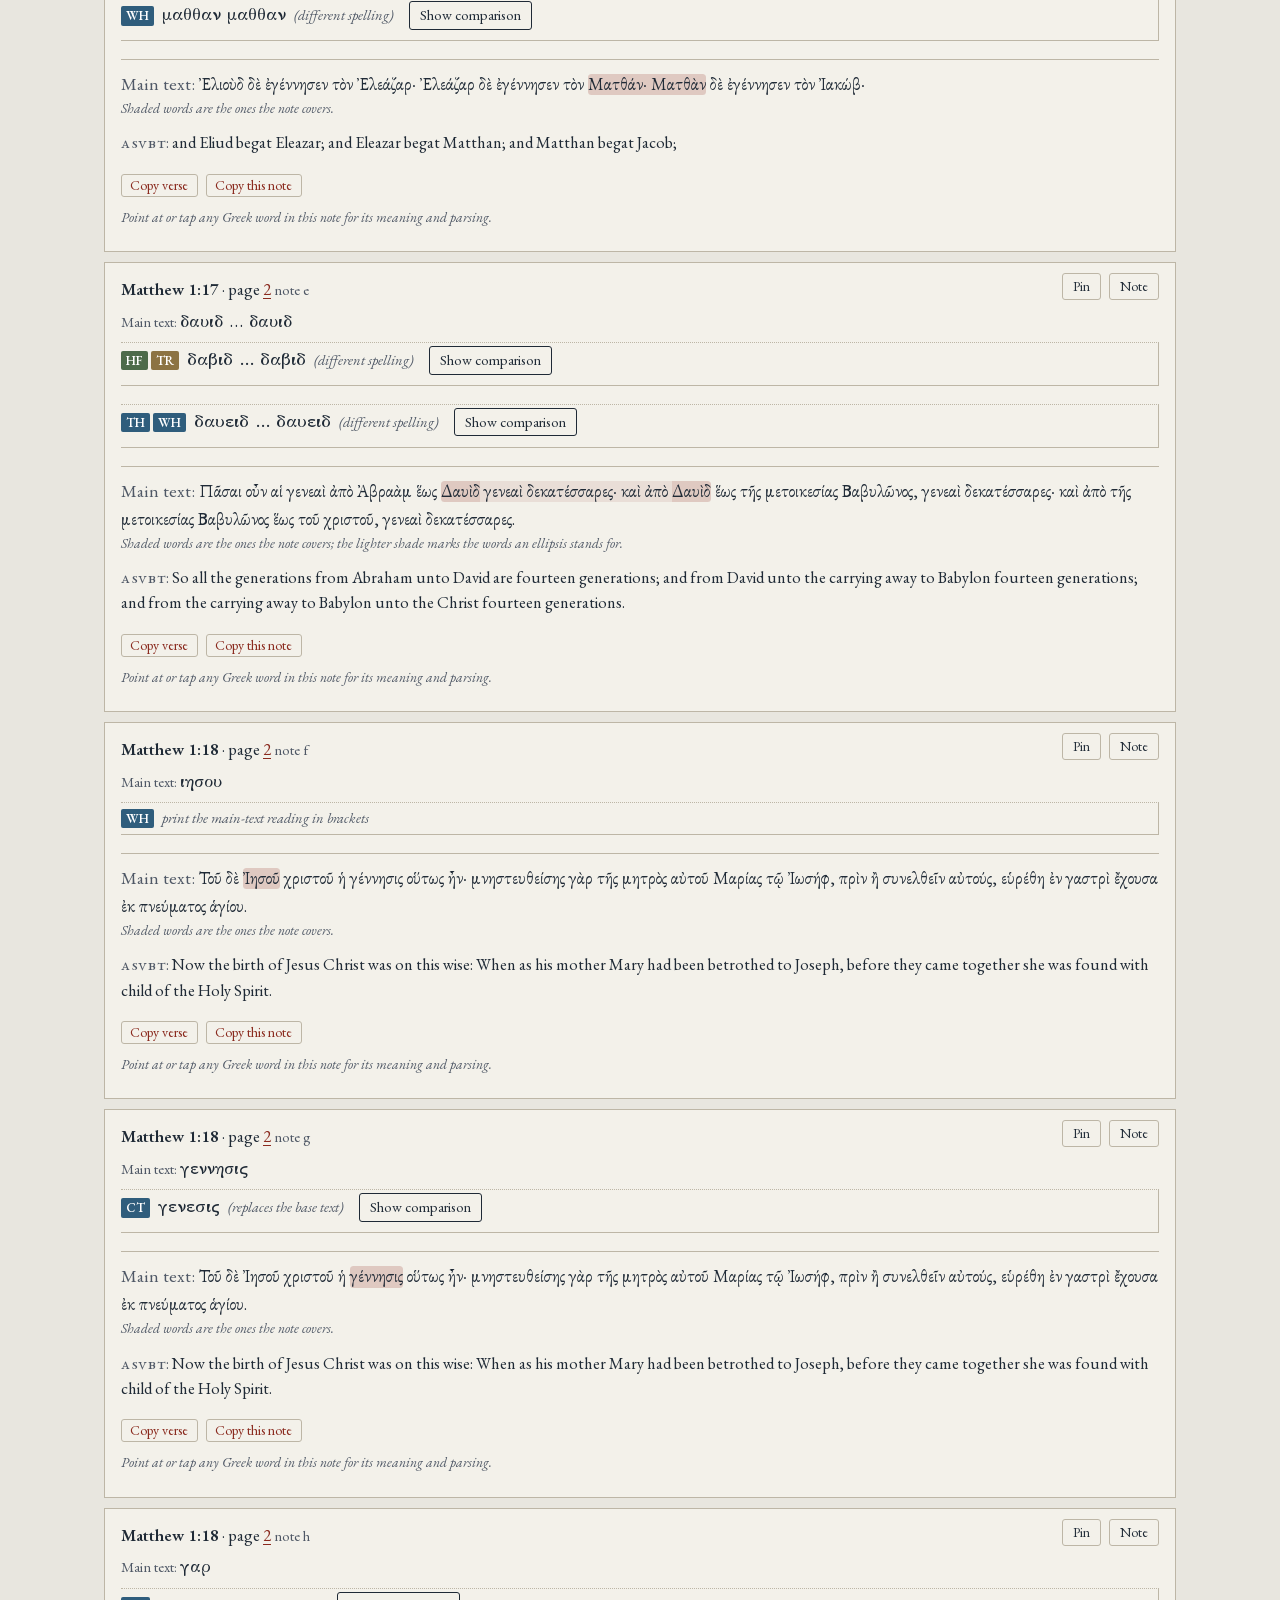
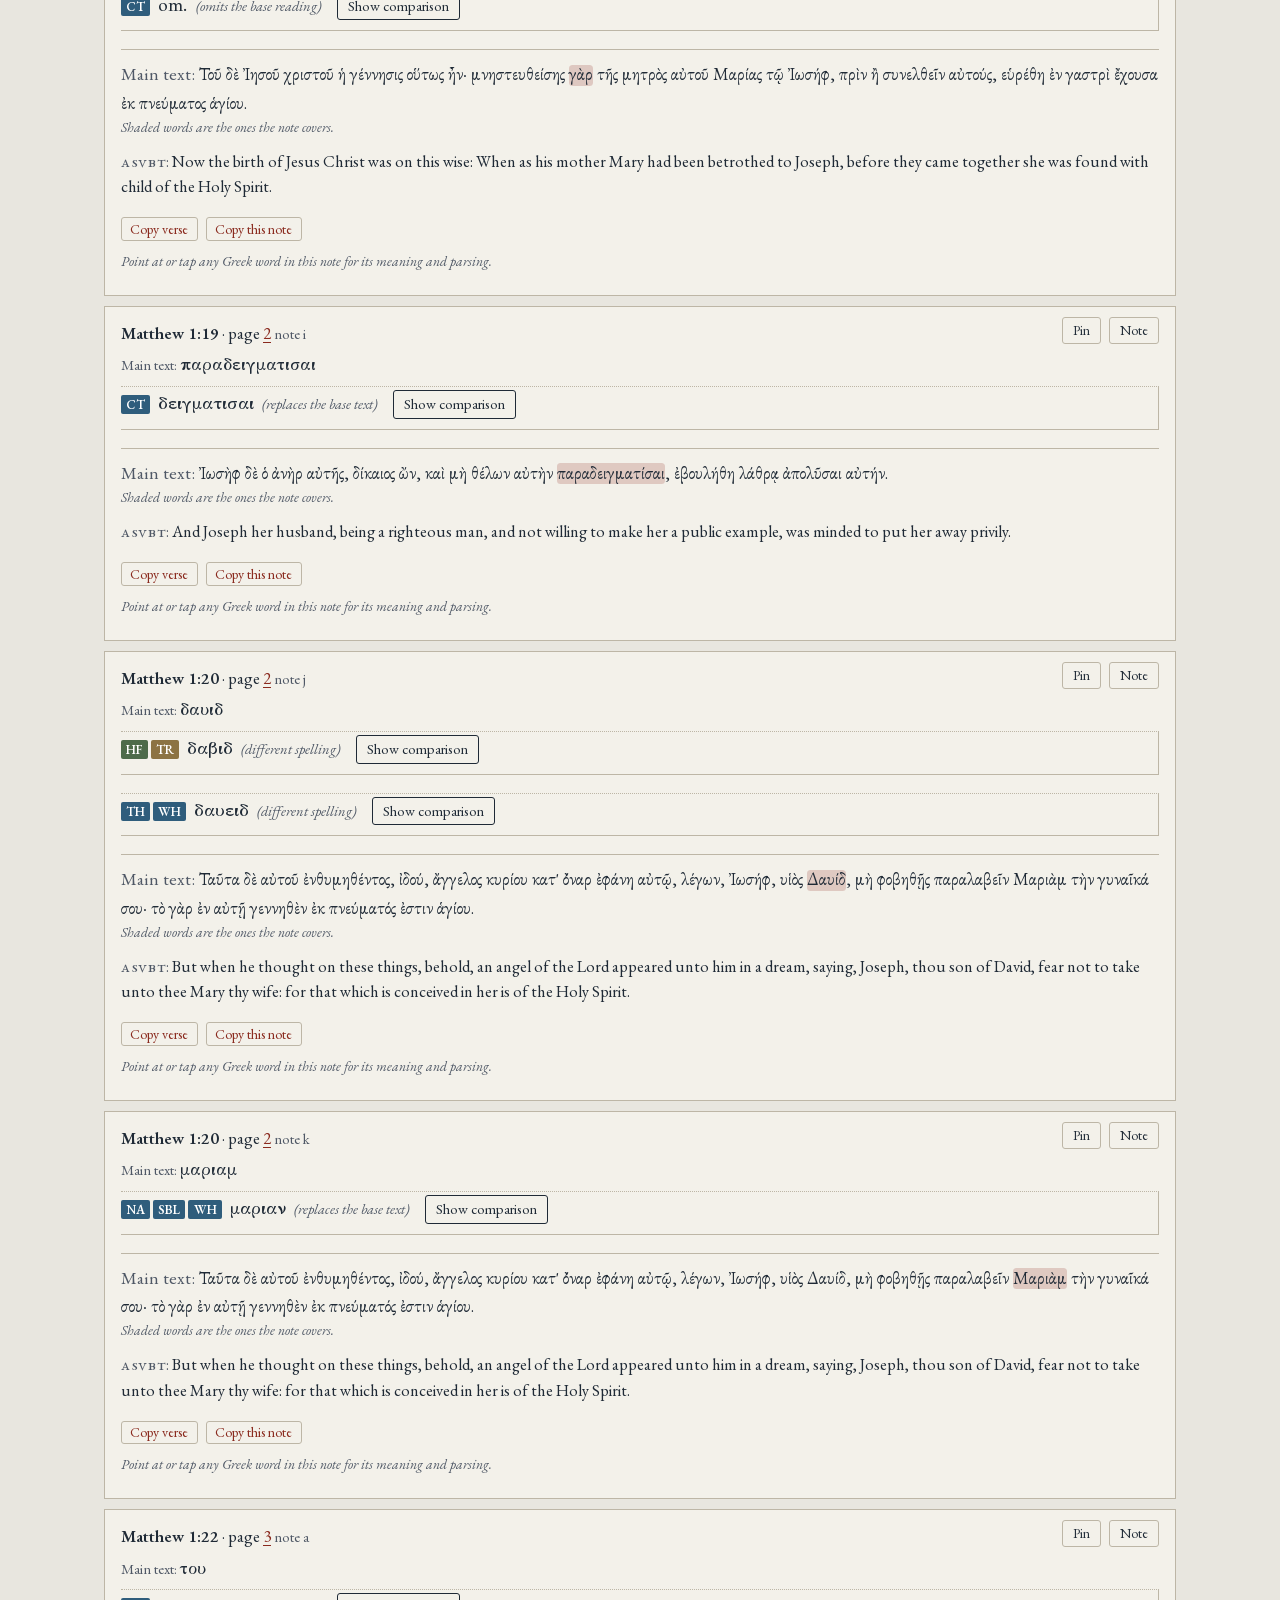
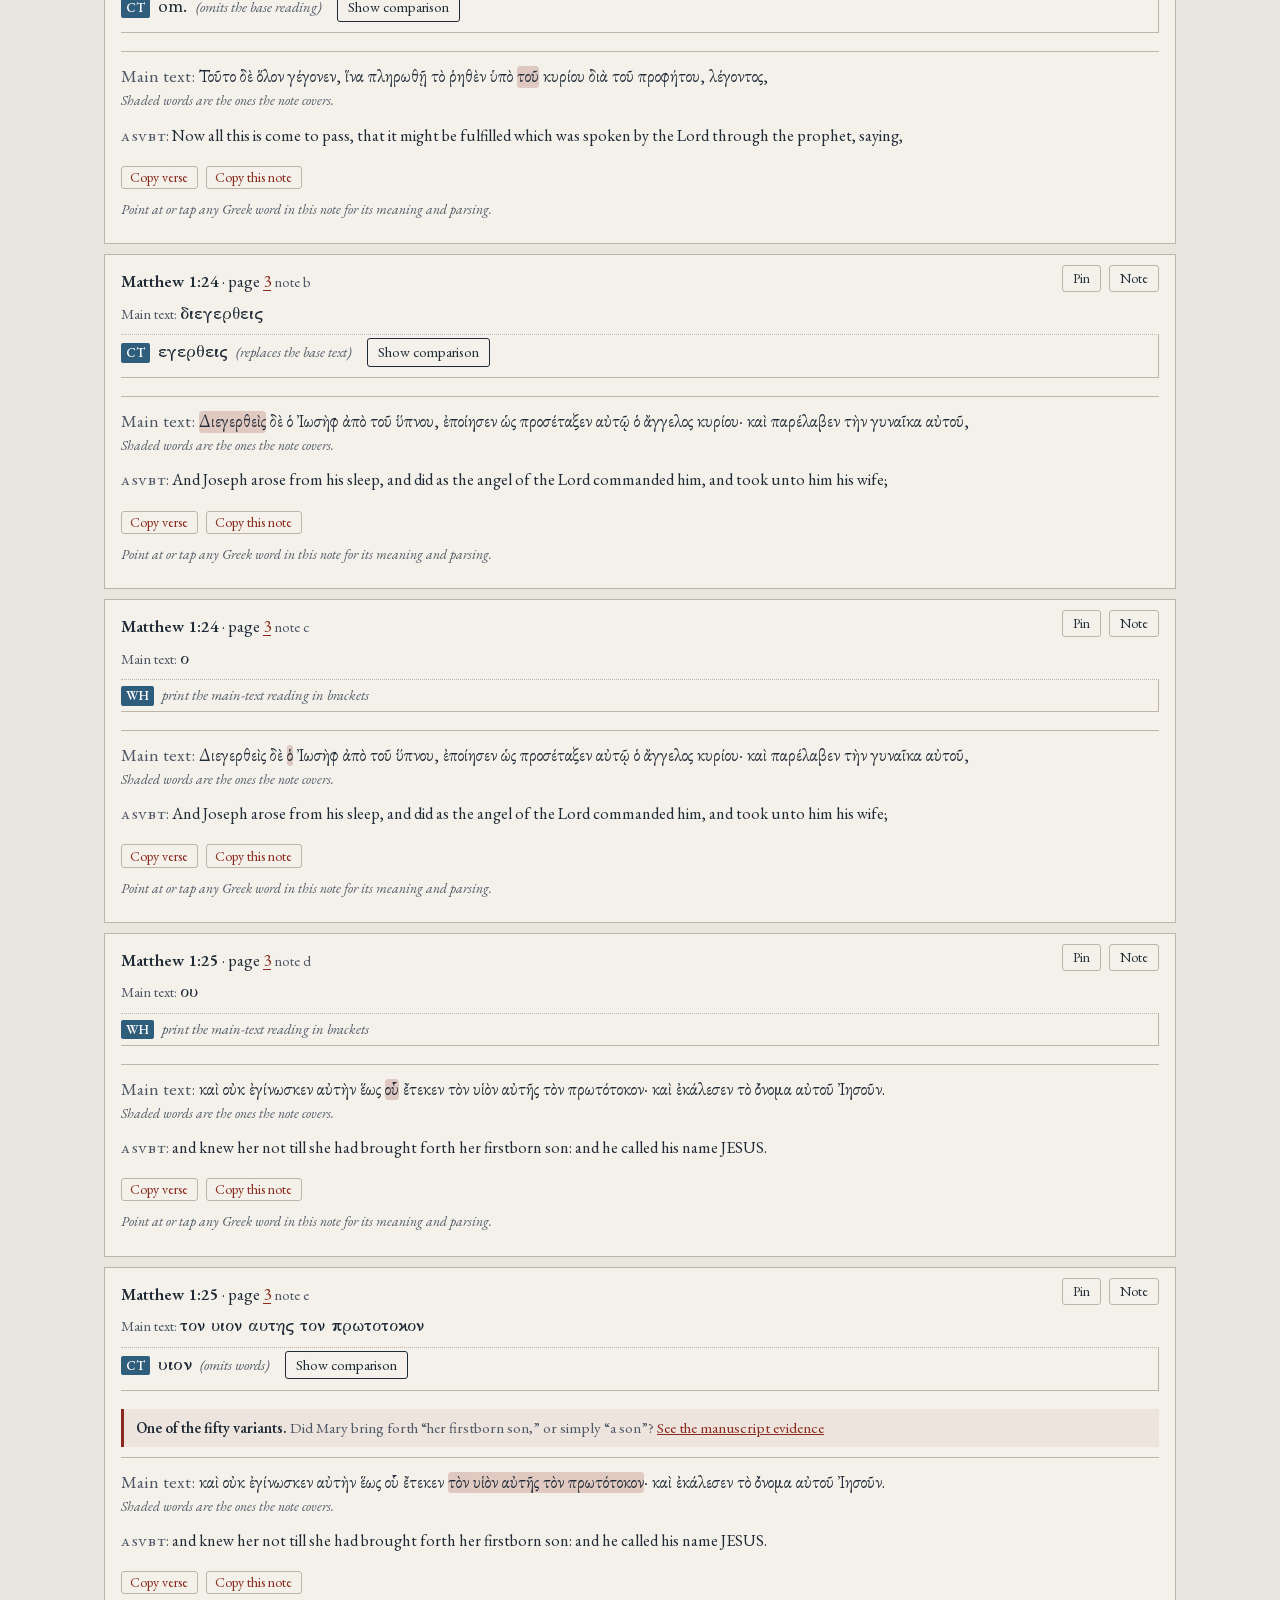
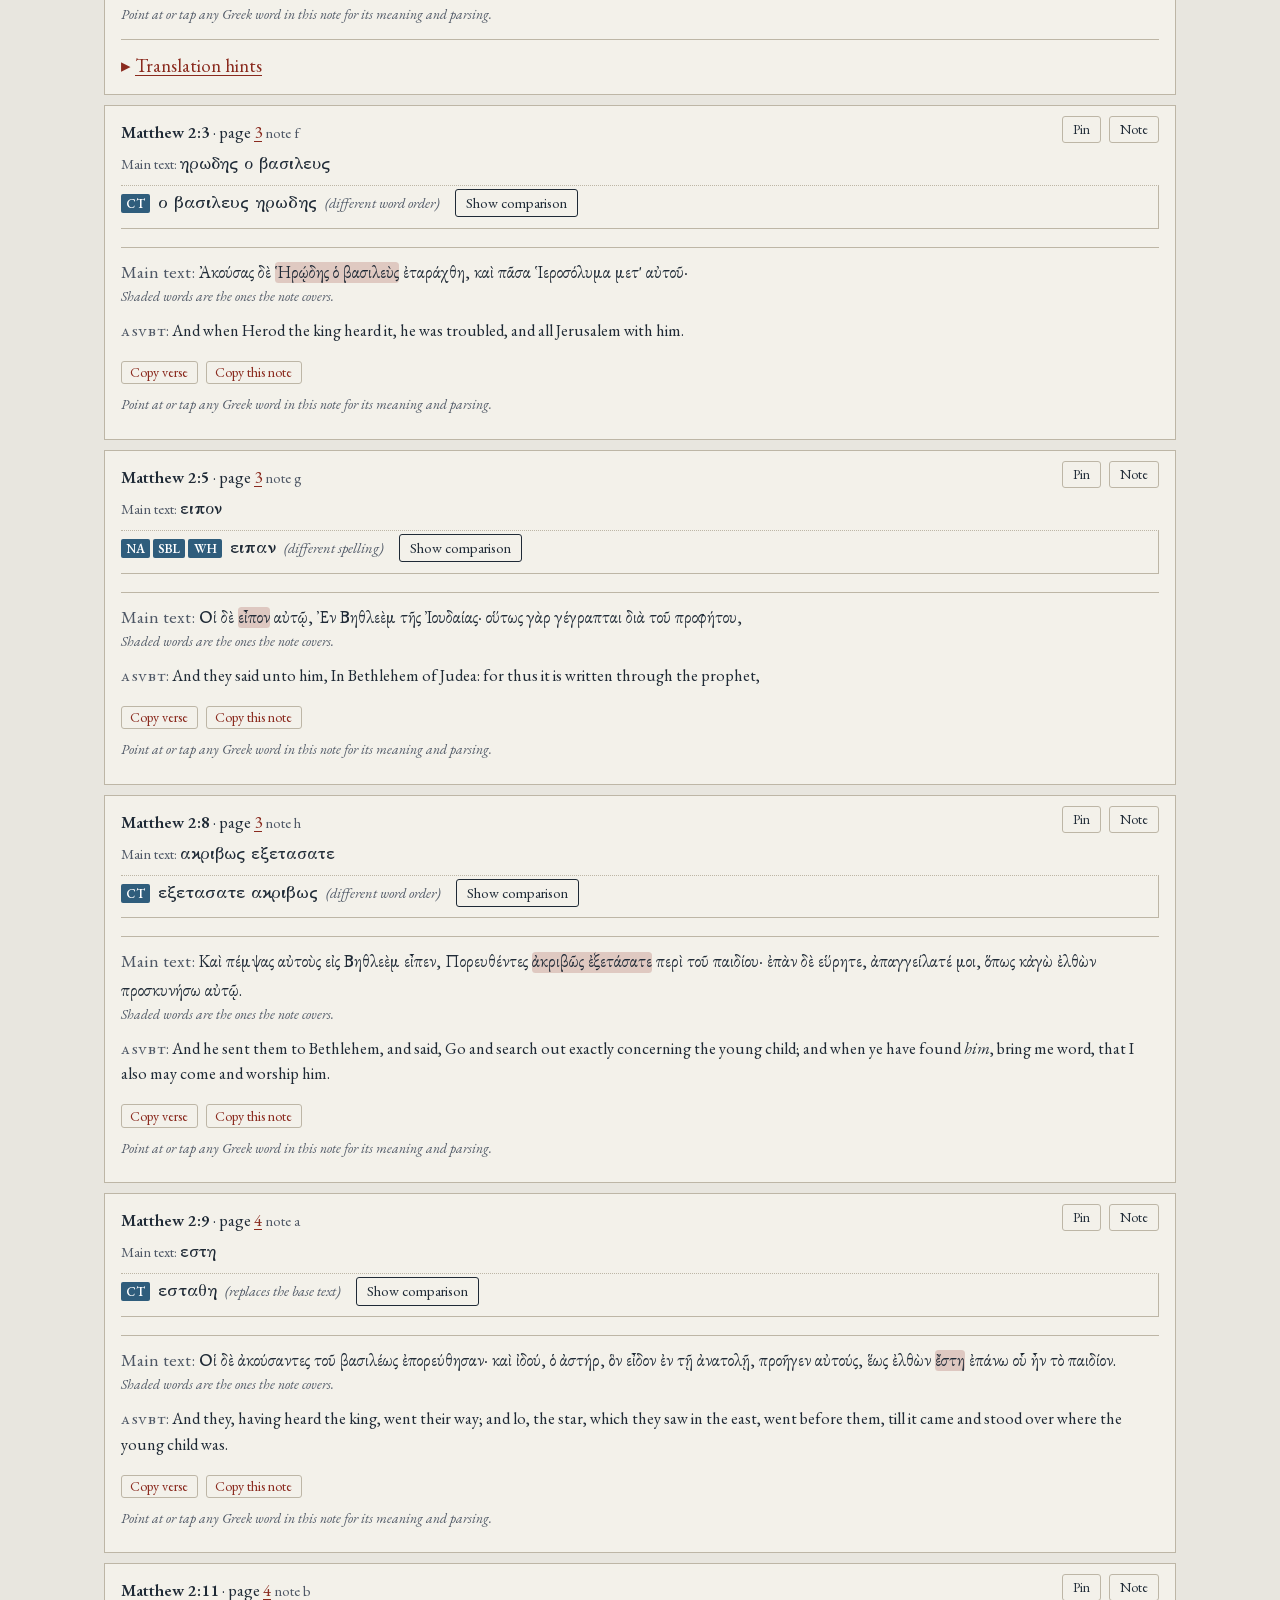
<file: search.html>
<!doctype html>
<html lang="en">
<head>
<meta charset="utf-8">
<meta name="viewport" content="width=device-width, initial-scale=1">
<link rel="icon" href="favicon.ico" sizes="32x32">
<link rel="icon" href="favicon.svg" type="image/svg+xml">
<link rel="apple-touch-icon" href="apple-touch-icon.png">
<link rel="manifest" href="manifest.webmanifest">
<meta name="theme-color" content="#e8e6df">
<meta name="apple-mobile-web-app-capable" content="yes">
<meta name="apple-mobile-web-app-title" content="Greek NT">
<title>Explore Variants · The Greek New Testament According to the Byzantine Text</title>
<meta name="description" content="Find every note in the Edition Apparatus by edition, passage, kind of difference, effect on the English, Greek word, or English word, and download the results as a spreadsheet.">
<link rel="canonical" href="https://greeknt.org/search.html">
<meta property="og:type" content="website">
<meta property="og:site_name" content="Guardian Press">
<meta property="og:title" content="Explore Variants">
<meta property="og:description" content="Find every note in the Edition Apparatus by edition, passage, kind of difference, effect on the English, Greek word, or English word.">
<meta property="og:url" content="https://greeknt.org/search.html">
<meta property="og:image" content="https://greeknt.org/images/social-search.jpg">
<meta name="twitter:card" content="summary_large_image">
<link rel="preload" href="fonts/EBGaramond-Regular.woff2" as="font" type="font/woff2" crossorigin>
<link rel="stylesheet" href="style.css">
<link rel="stylesheet" href="explorer.css">
<link rel="stylesheet" href="english.css">
<link rel="stylesheet" href="xhero.css">
<link rel="stylesheet" href="vdialog.css">
<link rel="stylesheet" href="stats.css">
<link rel="stylesheet" href="compare.css">
<link rel="stylesheet" href="pin.css">
<link rel="stylesheet" href="notes.css">
<link rel="stylesheet" href="pageviewer.css">
<link rel="stylesheet" href="print.css" media="print">
</head>
<body>
<a class="skip" href="#top">Skip to main content</a>

<header class="topbar">
  <div class="wrap">
    <a class="brand" href="index.html"><b>Guardian</b> Press</a>
    <nav class="nav" aria-label="Sections">
      <a href="index.html">The edition</a>
      <a href="read.html">Read</a>
      <a href="variants.html">Fifty variants</a>
      <a href="stats.html">Compare editions</a>
      <a href="search.html">Explore variants</a>
      <a href="manuscripts.html">Manuscripts</a>
      <a href="about.html">About</a>
      <a href="errata.html">Errata</a>
      <a class="nav-dl" href="index.html#get">Get the edition</a>
    </nav>
    <details class="navmenu">
      <summary>Menu</summary>
      <nav class="navmenu-list" aria-label="Menu">
        <a href="index.html">The edition</a>
        <a href="read.html">Read</a>
        <a href="variants.html">Fifty variants</a>
        <a href="stats.html">Compare editions</a>
        <a href="search.html">Explore variants</a>
        <a href="manuscripts.html">Manuscripts</a>
        <a href="about.html">About</a>
        <a href="errata.html">Errata</a>
        <a href="index.html#get">Get the edition</a>
      </nav>
    </details>
  </div>
</header>

<main id="top">

  <div class="xhero">
    <div class="wrap">
      <h1>Explore variants</h1>
      <p class="lede">Find every note in the Edition Apparatus by edition, passage, kind of difference, effect on the English, or a Greek or English word. Each result shows the note, its verse in Greek and English, and a word-by-word comparison of each reading. For the totals, see <a href="stats.html">Compare editions</a>.</p>
    </div>
  </div>

  <section id="find">
    <div class="wrap">
      <div class="head">
        <h2>Choose what to look for</h2>
      </div>
      <form class="filters" id="filters">
        <label>Edition
          <select id="fEd"></select>
        </label>
        <label>What it does
          <select id="fRel">
            <option value="differs">Differs from the main text</option>
            <option value="bracket">Brackets or chevrons the main text</option>
            <option value="either">Differs or brackets the main text</option>
            <option value="split">Has a split line (ECM†)</option>
          </select>
        </label>
        <label>Where
          <select id="fWhere"></select>
        </label>
        <label>Kind of difference
          <select id="fKind">
            <option value="">Any</option>
            <option value="same">Reads the same as the base text</option>
            <option value="brw">Has bracketed text</option>
            <option value="bronly">Only the brackets differ</option>
            <option value="spell">Different spelling</option>
            <option value="order">Different word order</option>
            <option value="omitall">Omits the base reading</option>
            <option value="omit">Omits words</option>
            <option value="add">Adds words</option>
            <option value="repl">Replaces the base text</option>
            <option value="elide">Elision</option>
            <option value="krasis">Crasis</option>
            <option value="br1">Single brackets around reading</option>
            <option value="br2">Double brackets around reading</option>
            <option value="br3">Chevrons around reading</option>
            <option value="other">Other</option>
            <option value="short">Shortens the text (fewer words than the base reading)</option>
            <option value="long">Lengthens the text (more words than the base reading)</option>
          </select>
        </label>
        <label>Pattern among editions
          <select id="fPat">
            <option value="">Any</option>
            <option value="critall">Critical editions agree</option>
            <option value="critsplit">Critical editions divide</option>
            <option value="byz">A Byzantine edition differs</option>
            <option value="trcrit">TR joins a critical edition</option>
            <option value="ct">A critical edition differs (CT)</option>
            <option value="na">NA27 or NA28 differs (NA)</option>
            <option value="tr">SCR or ST differs (TR)</option>
            <option value="nadis">NA27 and NA28 disagree</option>
            <option value="trdis">SCR and ST disagree</option>
          </select>
        </label>
        <label>Effect on the English
          <select id="fEff">
            <option value="">Any</option>
            <option value="yes">Changes the English</option>
            <option value="no">No change to the English</option>
          </select>
        </label>
        <label class="span2">Passage
          <input id="fRef" type="text" list="bookList" placeholder="e.g. Romans 8 or John 1:18-25" autocomplete="off" spellcheck="false">
          <datalist id="bookList"></datalist>
        </label>
        <label class="span2">Greek word or phrase
          <input id="fGreek" type="text" placeholder="accents optional, e.g. και" autocomplete="off" lang="grc" data-beta aria-describedby="fGreekHint">
          <small class="fhint" id="fGreekHint">Type Greek or CCAT beta code, such as lo/gos, and it turns into Greek as you type. To search for Latin text such as om., put it in double quotation marks: "om." και.</small>
        </label>
        <label class="span2">English word or phrase
          <input id="fEng" type="text" placeholder="e.g. firstborn, or &quot;love one another&quot;" autocomplete="off" spellcheck="false" aria-describedby="fEngHint">
          <small class="fhint" id="fEngHint">The words must all be in the verse, or all in the translation hints of the note. A word matches from its beginning, so bear also finds bearing. Put a phrase in double quotation marks.</small>
        </label>
        <div class="fgroup" id="ntGroup" hidden>
          <div class="fgtitle">Your own notes</div>
          <label id="ntFilter1" hidden>Notes shown
            <select id="fMine">
              <option value="">All notes</option>
              <option value="yes">Only notes I have written on</option>
            </select>
          </label>
          <label class="span2" id="ntFilter2" hidden>Words in my notes
            <input id="fMyText" type="text" placeholder="a word from a title or a note" autocomplete="off" spellcheck="false" aria-describedby="fMyTextHint">
            <small class="fhint" id="fMyTextHint">Finds the footnotes where a note you wrote has all these words in its title or text.</small>
          </label>
          <button type="button" class="btn btn-quiet fgbtn" id="ntList" hidden>Open my notes list</button>
        </div>
        <div class="fbar">
          <div class="fsub"><div class="fcap">This search</div>
            <div class="frow">
              <button type="button" class="btn btn-quiet" id="fReset">Clear all</button>
              <button type="button" class="btn btn-quiet" id="fShare">Copy link to this search</button>
            </div>
          </div>
          <div class="fsub"><div class="fcap">Download as a spreadsheet</div>
            <div class="frow">
              <button type="button" class="btn btn-quiet" id="fCsv" title="Download every matching note as a spreadsheet file (CSV)">Results as CSV</button>
              <button type="button" class="btn btn-quiet" id="fCsvWide" title="Download every matching note as a spreadsheet file with one row for each note and a column for each edition (CSV)">One row per note (CSV)</button>
            </div>
            <div class="csvopts"><span>Also include:</span>
              <label><input type="checkbox" id="fCsvVerse"> the verse in Greek and English</label>
              <label><input type="checkbox" id="fCsvHint"> translation hints</label>
            </div>
          </div>
        </div>
      </form>
      <p class="specnote" id="restored" hidden>This is your last search on this device. Choose “Clear all” to start again.</p>
      <div class="achips" id="achips" aria-label="Choices in force" hidden></div>
      <div class="rhead">
        <p id="rcount" aria-live="polite">Loading the notes…</p>
        <p id="catnote" class="specnote" hidden></p>
        <div id="pagechip"></div>
      </div>
      <div class="nores" id="nores" aria-live="polite" hidden></div>
      <div class="strip" id="strip" aria-label="Where the matching notes fall in the edition, page by page"></div>
      <div class="stripscale" id="stripscale"></div>
      <div class="sortrow">
        <label for="fSort">Sort the results</label>
        <select id="fSort">
          <option value="">In the order of the edition</option>
          <option value="most">Most editions differing first</option>
        </select>
        <label class="showgr"><input type="checkbox" id="fShowGr" checked> Show the Greek under each note</label>
        <label class="showen"><input type="checkbox" id="fShowEn" checked> Show the English under each note</label>
      </div>
      <details class="readnote" id="readnote">
        <summary>How to read a note</summary>
        <div class="hw-body">
          <p class="hw-intro">Each note in the results looks like the one below, shown here with its comparison and translation hints opened. Tap a number in the note to read about that part, or a line in the list below it to see which part it describes.</p>
          <ol class="results hw-note" id="hwA" data-note="333"></ol>
          <ol class="hw-keys" data-for="hwA">
            <li data-part="head">Where the note is: the verse, the page of the printed edition (the number opens that page), and the note’s letter on the page.</li>
            <li data-part="main">The main text: the words of this edition that the note is about. Readings are given without accents, as the apparatus prints them.</li>
            <li data-part="reading">A reading. The tags name the editions that print it; point at a group tag such as CT to see which editions it stands for. A tag in brackets, such as [PT], means that edition prints it in brackets, and in double brackets, such as [[ECM]], in double brackets. RP<sup>mg</sup> is the alternate Byzantine reading in the Robinson-Pierpont edition. The words in italics say what kind of difference it is.</li>
            <li data-part="cmpbtn">“Show comparison” opens a word-by-word comparison of the reading with the main text, as it is open here. The button then reads “Hide comparison.”</li>
            <li data-part="cmp">The comparison: the main text on the top row and the reading below it, one card for each Greek word, numbered in order. Point at a word, or select it, to see which word it matches in the other row.</li>
            <li data-part="card">Each card gives the word’s dictionary form and Strong’s number, a short meaning, and how the word is parsed. A note in red at the foot of a card, such as “different form,” says how the word differs from its partner, and the part that differs is highlighted. For a longer reading, the same red note appears under the two details when you point at a word.</li>
            <li data-part="greek">The verse in the Greek of this edition. The shaded words are the ones the note covers.</li>
            <li data-part="english">The verse in English (ASVBT). Neither this line nor the Greek above it is a variant reading.</li>
            <li data-part="copy">Copy the verse, or the whole note, as plain text. Point at or tap any Greek word in the note for its meaning and parsing.</li>
            <li data-part="hints">“Translation hints,” opened here, gives one line for each reading, under the same edition tags, saying how that reading would change the English, or that it would not.</li>
          </ol>
          <p class="hw-key">An edition that a note does not name reads the same as the main text.</p>
          <p class="hw-key">Each result also has a Pin button at its top right, to keep your place. See “Keeping your place” under “How this page works.”</p>
          <h3 class="hw-h">Notes with an ellipsis (…)</h3>
          <ol class="results hw-note" id="hwB" data-note="752"></ol>
          <ol class="hw-keys" data-for="hwB">
            <li data-part="main">In the main text, “…” stands for words left out to save space: the words between the first and the last. The Greek verse shows them with a lighter shade.</li>
            <li data-part="reading">In a reading, “…” means the words in between are the same as in the main text. Only the words at the ends differ: here “and” in place of “or.”</li>
            <li data-part="reading2">A reading without “…”, such as “om.”, covers the whole stretch, the words in between included. Here the whole clause is missing.</li>
            <li data-part="cmp">In the comparison, the words a “…” stands for, in the main text or in a reading, are filled in from the verse and marked with a red bracketed span, so that the whole stretch can be compared.</li>
          </ol>
        </div>
      </details>
      <ol class="results" id="results"></ol>
      <p class="more"><button type="button" class="btn btn-quiet" id="more" hidden>Show more</button></p>
      <div class="caveat">
        <p>An edition not named in a note reads the same as the main text. A note records only a place where at least one edition differs from the main text, so these figures describe the apparatus, not the editions as a whole. Readings appear exactly as the edition prints them. Most are printed without accents; where the edition prints a reading with accents, the accents are kept. Page numbers are the numbers printed in the book. Open “How this page works” for the details.</p>
        <details class="howto">
          <summary>How this page works</summary>
          <h3>Finding notes</h3>
          <p>Each choice you make appears as a button above the results; select it to remove that choice. The number beside each choice in the lists is how many notes it would show. The strip under the count shows where in the edition the matching notes fall, page by page. The words you search for are highlighted in the verse and in the translation hints.</p>
          <h3>Reading the notes</h3>
          <p>Punctuation and spacing in compound words are not recorded in the apparatus, and accents and a movable nu or final sigma are recorded only where a reading shows them. The Greek under each note is the text of this edition, verse by verse. Point at a Greek word, or tap it, to see its Strong’s number, dictionary form, gloss, and parsing. The word you are pointing at turns blue and is underlined, with a pale blue box behind it, so it is not confused with the red shading, which marks only the words the note covers. The shading was placed by software; a note about words the main text does not contain, such as a verse it omits, shows the verse without any shading. Where the main text of a note has an ellipsis (…), the words quoted are shaded and the words in between get a lighter shade, so that the whole stretch the note covers can be seen. The English is the Boyd ASVBT, a form of the American Standard Version made to follow the Byzantine text, which is in the public domain; it is matched verse for verse to this edition, so a verse number this edition prints without text has no English. An English search looks in the verses a note covers and in the translation hints, not in the wording of the note itself. A note that matches only through its hints shows them open, with the words highlighted. “Effect on the English” comes from an English translation of this Greek text, whose footnotes mark the places where a variant changes the translation. A note is marked “Changes the English” when that translation has a footnote at the same place. A further group of notes was added to the marked list after a second reading of the apparatus, where a reading clearly adds, drops, or replaces a word or clause, or changes who or how many; changes of spelling, tense, word order, or articles were left unmarked unless the English clearly changes. Every other note is marked “No change to the English.” A note whose translation hint says that the English is the same is also marked “No change to the English,” even where the translation had a footnote there. The marks reflect judgment, not a measurement, and a few variants may matter to the English more or less than the marks suggest. Both spreadsheet downloads have a column, “Changes the English,” with Yes or No for each note.</p>
          <h3>Kinds of difference</h3>
          <p>The kind of difference is worked out automatically by comparing the words of the main text and the reading, and every reading has one main kind, which may be joined by the note “has bracketed text.” A reading “reads the same as the base text” when it has the same words in the same order, or “only the brackets differ” when it has the same words in the same order and some of them are in brackets. Bracketed words or letters can also appear in a reading of any other kind, such as a different word order or an added word; the Kind filter “Has bracketed text” finds all of these, and the reading shows the note after its kind. It has a “different spelling” when the words correspond one for one but at least one is spelled differently, and “different word order” when it has the same words rearranged. It “omits the base reading” when it leaves out all of the main-text words, “omits words” when it leaves out some of them, in one place or several, with the rest in the same order, and “adds words” when it adds words in one place or several, with the main-text words in the same order. Any other reading “replaces the base text.” “Elision” and “crasis” are used when that is the only difference, as in αλλ’ for αλλα, or κακει for και εκει. A reading that is only a bracketed list of editions is “single brackets,” “double brackets,” or “chevrons around reading,” and a few readings that are described in English are labeled “Other.” Two words are the same word when they have the same Strong’s number from the Robinson-Pierpont text and the same part of speech and are spelled alike. A word with the same Strong’s number and parsing but a different spelling is a spelling difference. A movable nu or final sigma is treated as the same word only where the reading marks it in parentheses, as in εστι(ν). Accents and breathings are compared only when both words show them. A word that has no analysis in the Robinson-Pierpont data counts as the same word in a different spelling when it differs only in a way that old spellings often do, such as ει for ι. “Shortens the text” and “Lengthens the text” are counted by words alone: a reading with fewer words than the main text shortens it, and one with more words lengthens it, whatever its kind.</p>
          <h3>Word comparison</h3>
          <p>“Show comparison” under a reading lines its words up against the main text, with each word’s dictionary form, Strong’s number, gloss and parsing. Each number is the place of a word in the main text, and its partner in the reading carries the same number. Shading marks a difference, so words that are unchanged and in place are left plain. A plus sign and a striped box mark a word the reading adds, and a dashed outline marks a main-text word the reading omits. A reading of up to six words shows every word with its details. For a longer reading, point at a word, or select it, to see the details below; when a word and its partner are not identical, both are shown and the differences are marked. In either layout, words that move together share one shade, a word that is spelled or parsed differently has a shade of its own, and unchanged words in place are left plain. When a word and its partner are spelled differently, the fewest letters that differ are highlighted and underlined with a wavy line: if you took the marked letters out of both words, the letters left would be the same letters in the same order. A word that only has an extra letter shows the mark on the longer word alone. A full cell, or the details shown for a longer reading, also says “spelled differently.” A pair that is the same dictionary word in a different form, such as a present and an aorist participle, is noted as “different form,” with the parsing highlighted and no letters marked; a pair with the same spelling but a different parsing is noted as “parsed differently,” and a pair of different dictionary words as “different word,” with the spelling and the dictionary form highlighted. Where the reading replaces a stretch of the main text with the same number of different words, they are paired one to one, in order. With a different number of words, a word is paired only with a word that shares more than a third of its letters. An ellipsis (…) in the main text stands for words the note does not quote. The comparison fills it in with the actual words from the verse, shown in a red bracketed span, so that the reading’s words are paired with real words of the main text and are not mistaken for additions. If the reading has an ellipsis of its own, it is filled in the same way, with the words of the main text that lie between its neighboring words. A movable nu or final sigma that the reading puts in parentheses does not count as a difference. The pairing is worked out by software from Strong’s numbers and spellings, as for the kinds of difference, and a word with no analysis in the Robinson-Pierpont data is shown without one. Where one word has letters the other lacks, a thin yellow line between the letters of the shorter word shows where they would go. A crasis, where two words in one text are written as one word in the other, is shown as a group: pointing at any of its boxes outlines all of them, and a line under the boxes explains that they are the same words written together. When a reading replaces one word of the main text with one other word of the same kind, such as one verb with another verb, or one conjunction with another, the two are paired as a replacement and marked “different word,” even if they stand in different places in their texts. A single negative word left over on each side, such as ουδε and ουδενι, is paired the same way even when the two are different kinds of word.</p>
          <h3>Translation hints</h3>
          <p>A note that changes the English has a “Translation hints” link under its readings, and so do many notes whose English stays the same; the hint then says so. Opening it shows approximate English for the changed words only, in the style of the Boyd ASVBT. It is not part of the ASVBT. Each hint is marked with the edition labels of the readings it describes, in the same order and spacing as in the variant list. On a computer, pointing at any edition label shows the edition’s full name. Quotation marks in a hint always enclose English. A Greek word that the English does not show is named in Greek, with its meaning in parentheses. A hint does not rebuild the whole verse, and it is not part of the printed edition either. It is an aid for reading the note, and the Greek and the manuscript evidence remain the authority.</p>
          <h3>Keeping your place</h3>
          <p>The Pin button on a note marks it with a red bar so you can find it again. Only one note is pinned at a time, and pinning another note moves the pin. While a note is pinned, a bar offers Previous and Next, which move the pin through the notes now listed. Tap once to move by one note; press and hold to move faster, in steps of 1, 3, 10 and then 25 notes. The page scrolls to the note when you let go. Tap the number in the middle (such as “65 of 10,178”) to type a note number and go straight to it. “Go to pin” brings you back to the pinned note, and “Unpin” removes the pin. For ten seconds after the pin is removed, by Unpin or by selecting Pinned on the note, the bar offers “Undo” to put it back. On a keyboard, the left and right arrow keys do the same as Previous and Next. If you change your choices so that the pinned note is no longer listed, the pin stays and the bar says so; “Show it” clears your choices and takes you to the note. The pin is remembered on this device, along with your last search, until you unpin it.</p>
          <h3>My notes</h3>
          <p>Where your device can keep them safely, each footnote has a Note button. It opens a panel showing the footnote and its readings, with one tab for the footnote as a whole and one for each reading, labeled with the editions that print it. Each tab holds a note of your own, with an optional title. The panel records when you created each note and when you last edited it. A note appears in the results right where it belongs: under the footnote’s heading, or under the reading it is about. A footnote with no notes looks as it always does. “Only notes I have written on” and “Words in my notes” find your notes, and the “Open my notes list” button lists them all, sorted by date, passage or title. These three controls are together in the “Your own notes” group, which appears only where notes can be kept. A pinned footnote has a Note button in the pin bar too.</p>
          <p>Notes are stored in this browser only; nothing is sent anywhere. On an iPhone or iPad, and in Safari on a Mac, a site’s stored data can be erased after a week without a visit, so notes are offered there only when the site is installed as an app (on an iPhone or iPad, Share and then Add to Home Screen; on a Mac, File and then Add to Dock). On Android they are offered in the installed app (Install app in the browser menu), and on a computer in any other browser. Each device keeps its own notes. To move notes between devices, or to keep a copy, open your notes list and choose Back up, restore and export. A backup file restores your notes on any device; when a note is in both, the more recently edited version is kept, and the restore can be undone. A readable copy shows each note with its footnote and readings, as text or a spreadsheet, and can include the verse; it cannot be restored.</p>
          <h3>The spreadsheet download</h3>
          <p>There are two spreadsheet downloads, and each contains every matching note, not only the ones shown on the page. “Results as CSV” has one row for each reading, one row for each case where an edition prints the main-text reading in brackets, and one row where ECM prints a split guiding line. “One row per note (CSV)” has a single row for each note and a column for each edition (HF, PCK, PT, ECM, NA27, NA28, SBL, TH, WH, SCR, ST and the Robinson-Pierpont alternate reading), saying what that edition reads there: the reading itself, or “(main text)” where the edition reads the main text. Where an edition prints the main text in brackets or double brackets, the cell says so, and the ECM split guiding line is marked †. Both files give the book number, chapter and first verse as plain numbers, so that a spreadsheet can sort the notes in the order of the edition, and a column for the number of editions that differ and for the effect on the English. When a note is also one of the fifty variants, a column lists the manuscripts cited for each reading, with the readings separated by ‖, with raised marks written as superscript characters (for example 399ᶜᵛⁱᵈ). The two boxes below the buttons add more columns to either file: the verse in Greek and in the ASVBT, and the translation hints (in the one-reading-per-row file, the hint for that reading; in the one-row-per-note file, every hint of the note, each marked with its editions). Files with the verse or the hints are larger.</p>
        </details>
      </div>
    </div>
  </section>

</main>

<dialog id="vdialog" aria-labelledby="vtitle">
  <div class="vd">
    <div class="vd-bar">
      <button type="button" class="vd-nav" id="vprev" aria-label="Previous variant">‹</button>
      <button type="button" class="vd-nav" id="vnext" aria-label="Next variant">›</button>
      <button type="button" class="vd-close" id="vclose" aria-label="Close">Close</button>
    </div>
    <div class="vd-body" id="vbody"></div>
  </div>
</dialog>

<footer>
  <div class="wrap">
    <span>Guardian Press</span>
    <span>The text of this edition is in the public domain.</span>
  </div>
</footer>

<script src="notes-data.js"></script>
<script src="data.js"></script>
<script src="copy.js"></script>
<script src="pageviewer.js"></script>
<script src="greekinput.js"></script>
<script src="manuscripts-data.js"></script>
<script src="english.js"></script>
<script src="english-effect.js"></script>
<script src="hints-ids.js"></script>
<script src="greek.js"></script>
<script src="greek-tip.js"></script>
<script src="compare.js"></script>
<script src="notes.js"></script>
<script src="pin.js"></script>
<script src="stats.js"></script>
<script src="readnote.js"></script>
<script src="explorer.js"></script>
<script src="menu.js"></script>
<script src="backnav.js"></script>
<script src="pwa.js" defer></script>
<script src="scrolljump.js"></script>
<script data-goatcounter="https://greeknt.goatcounter.com/count" async src="https://gc.zgo.at/count.js"></script>
</body>
</html>
</file>
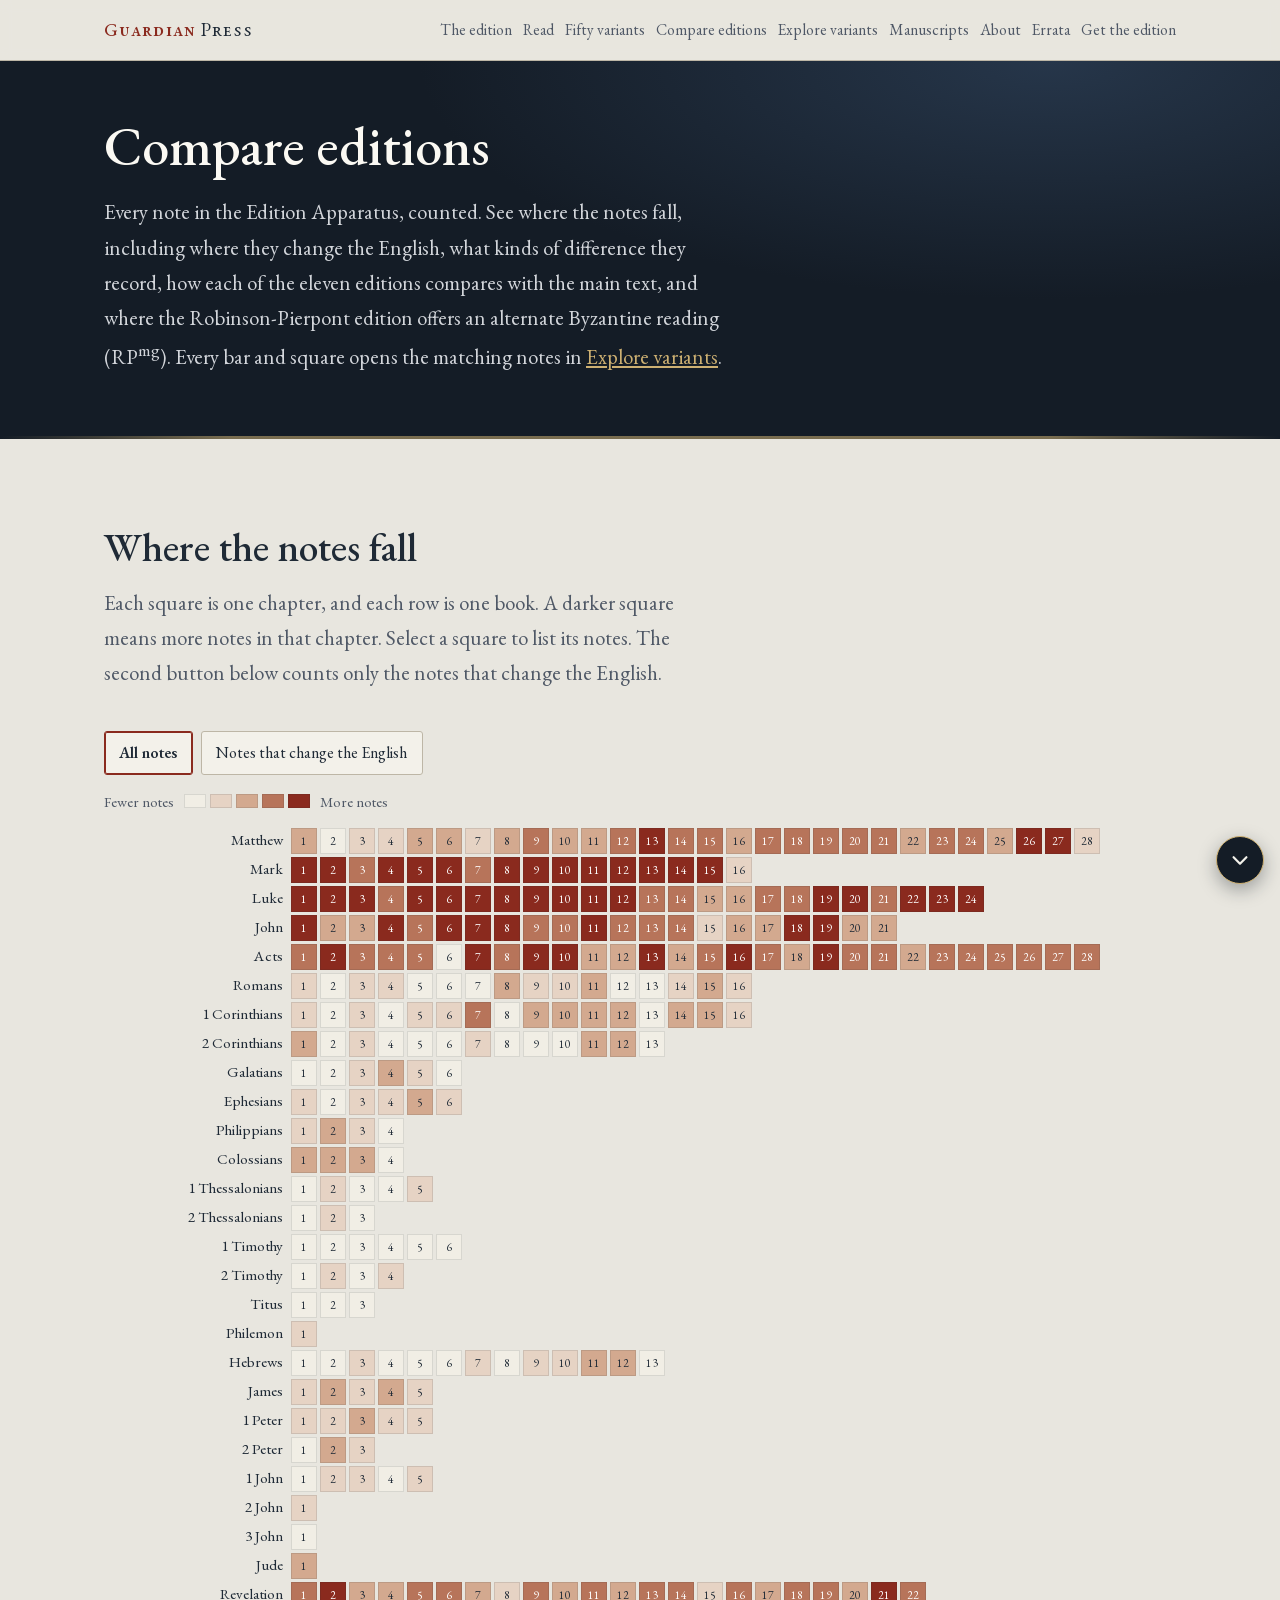
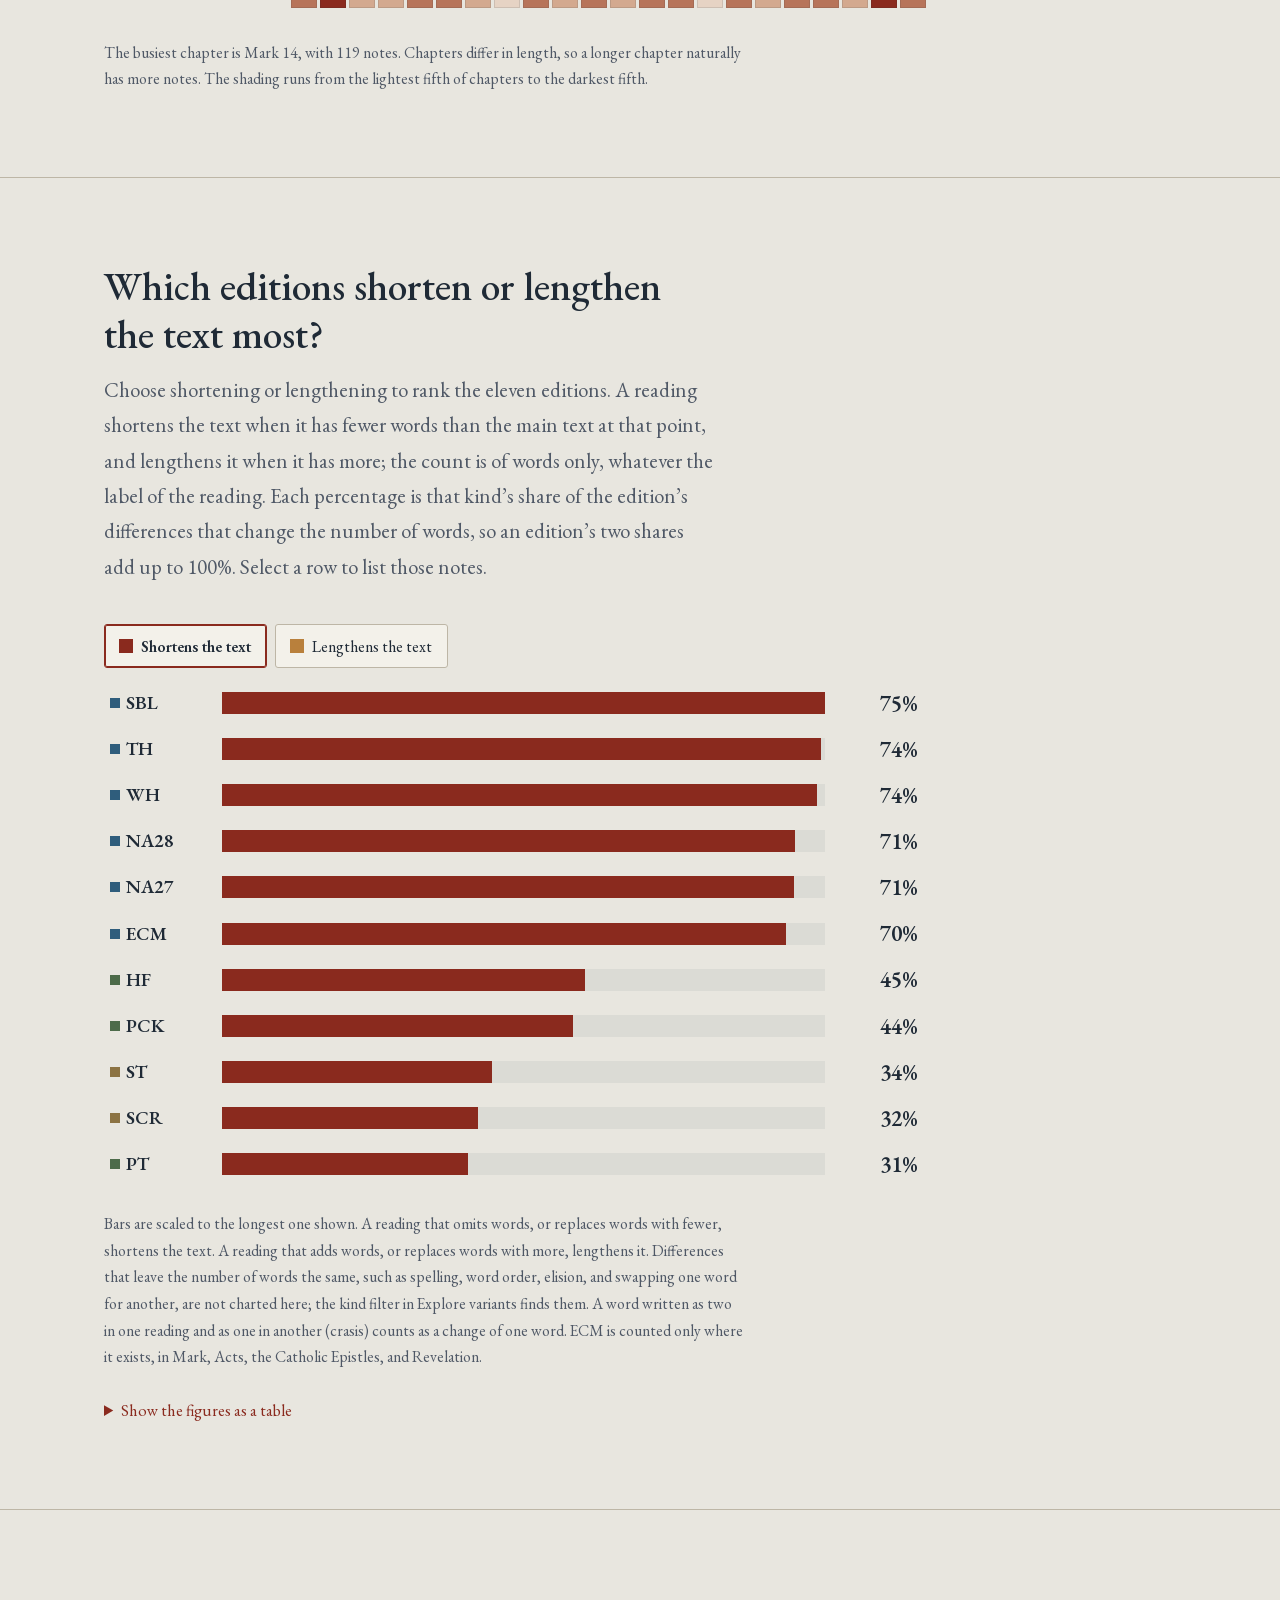
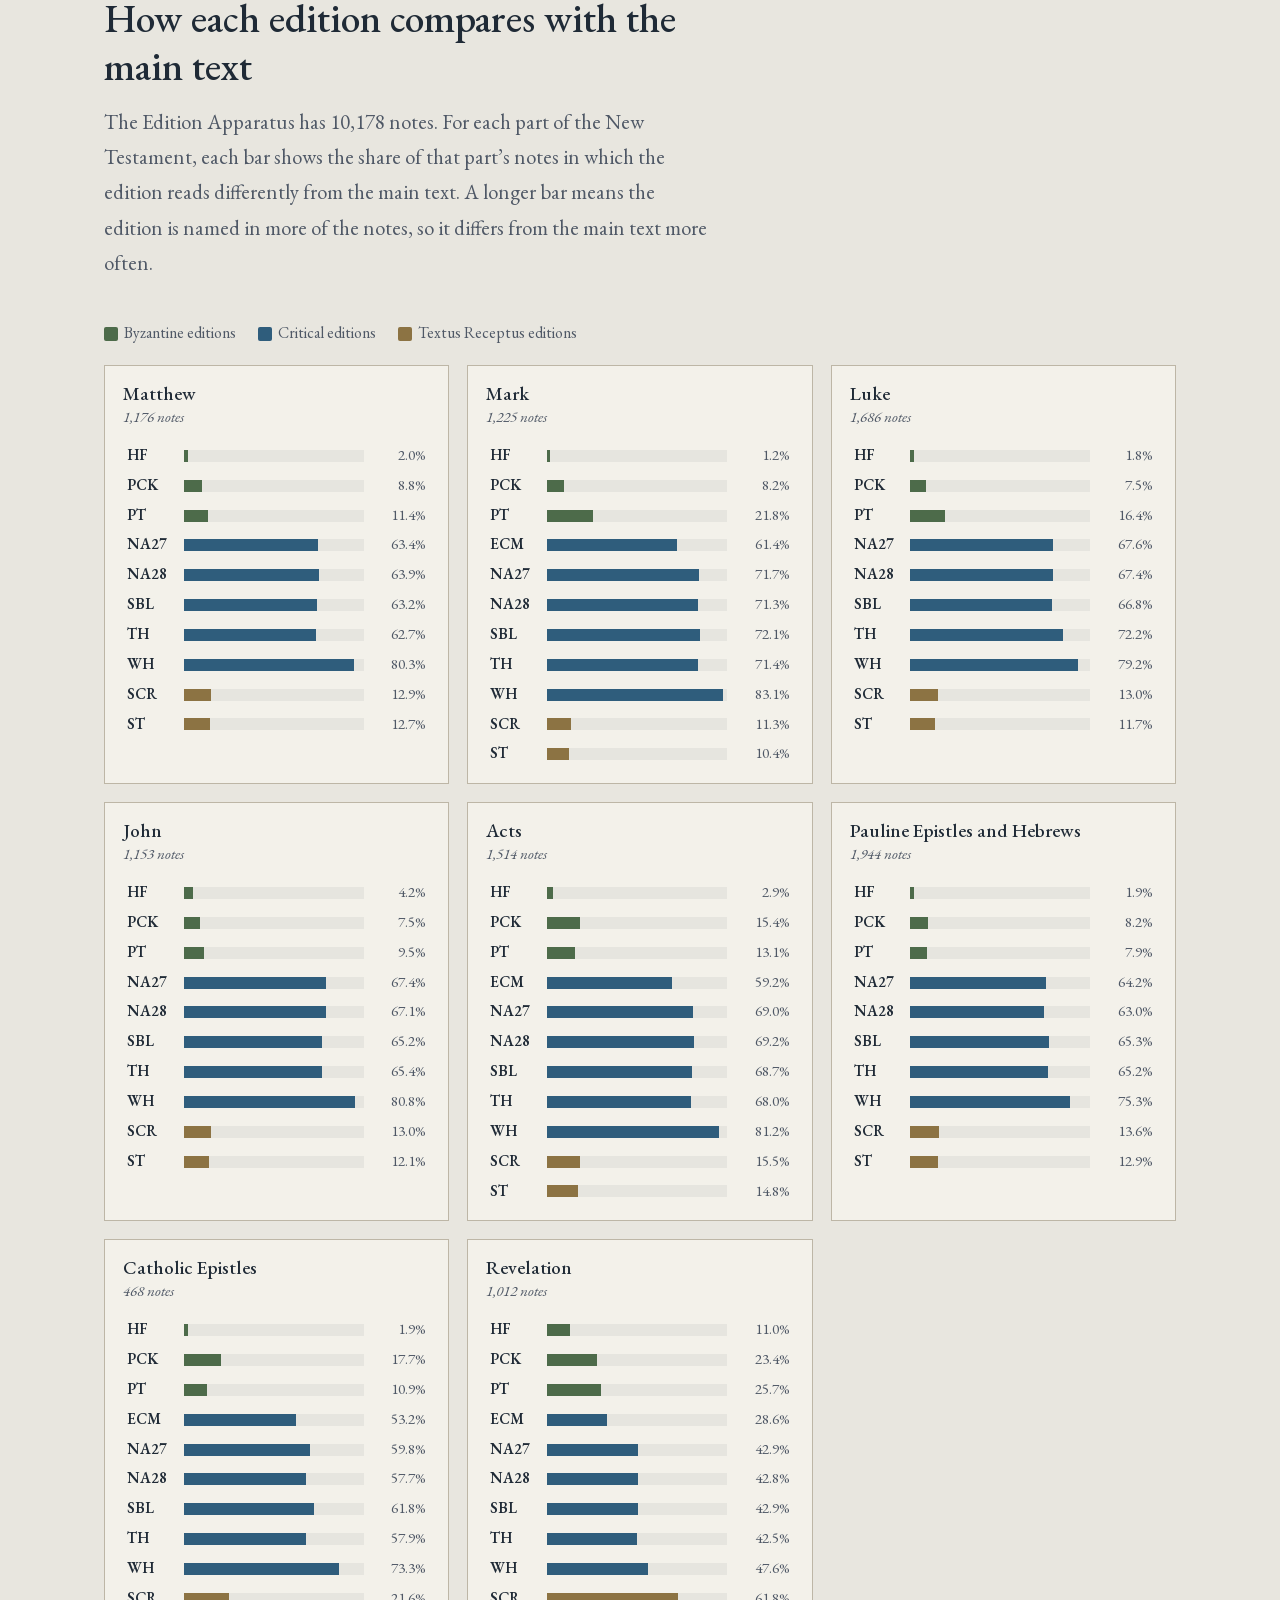
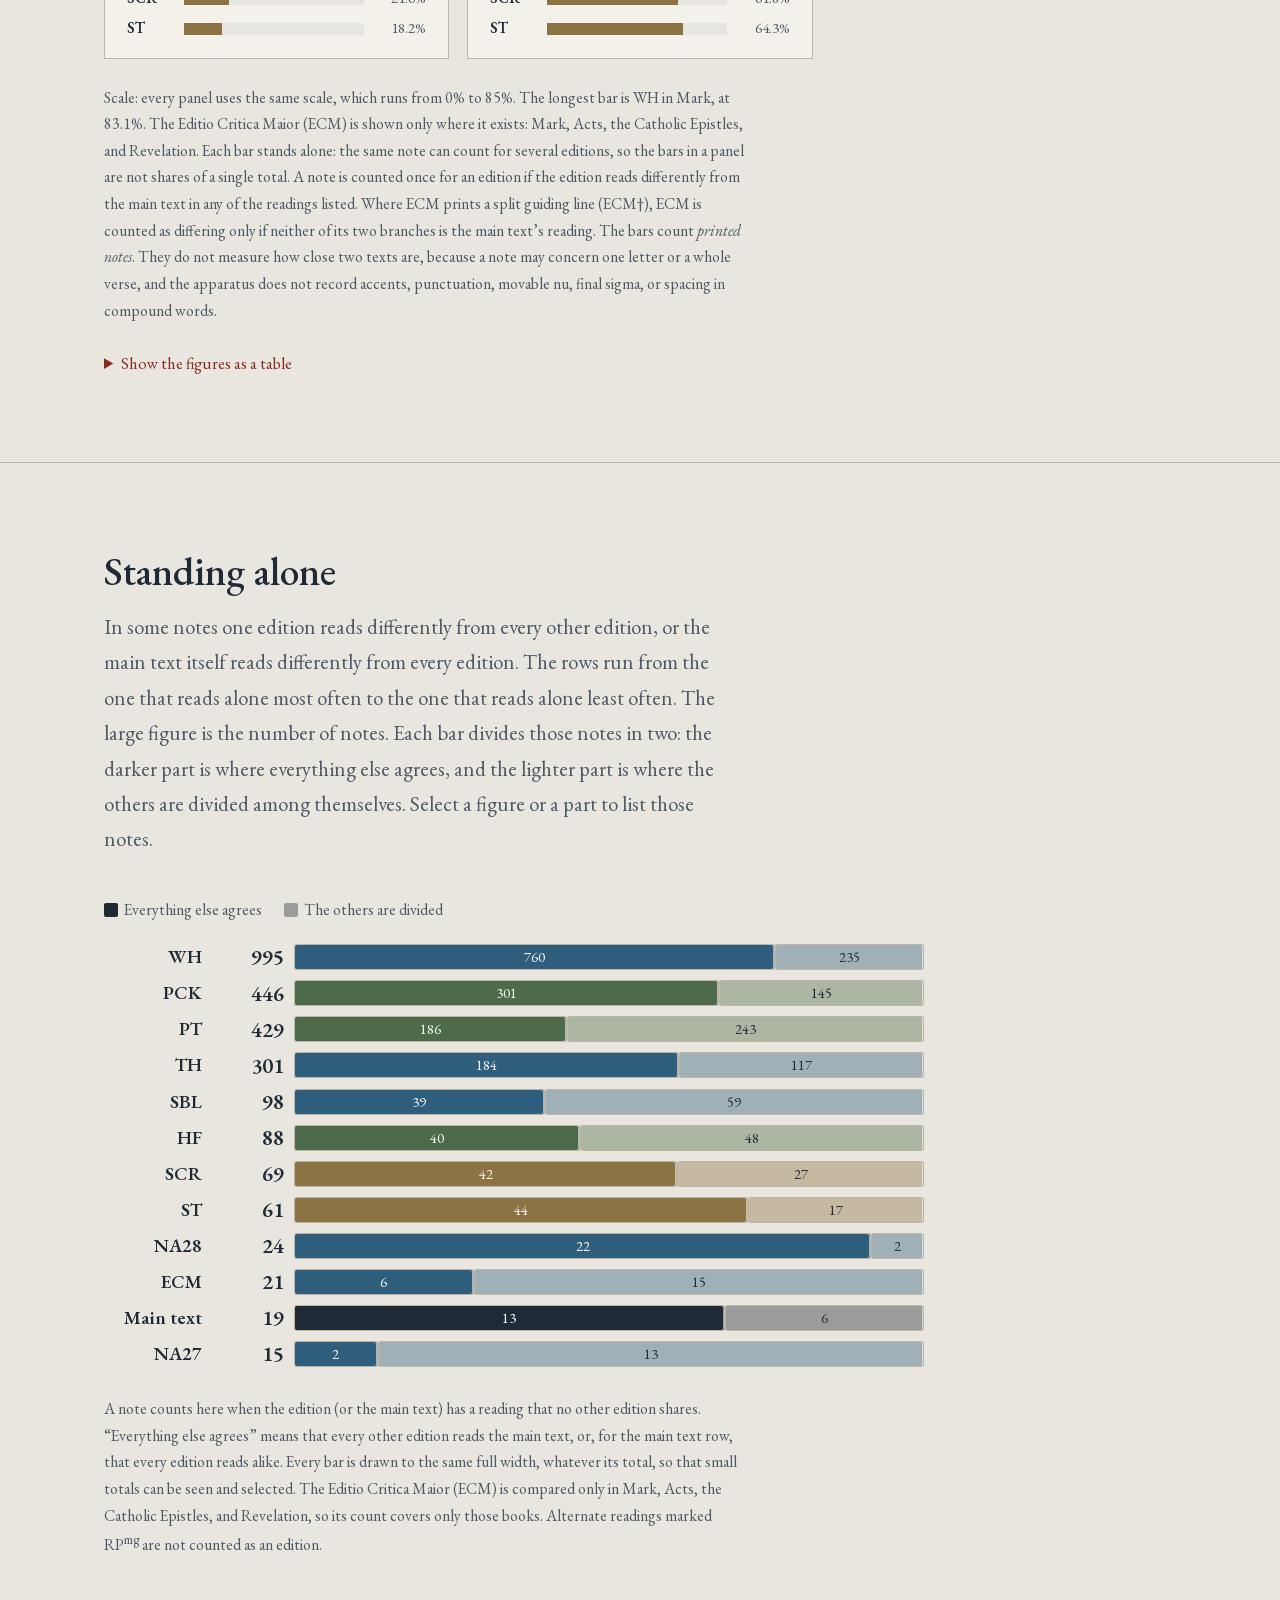
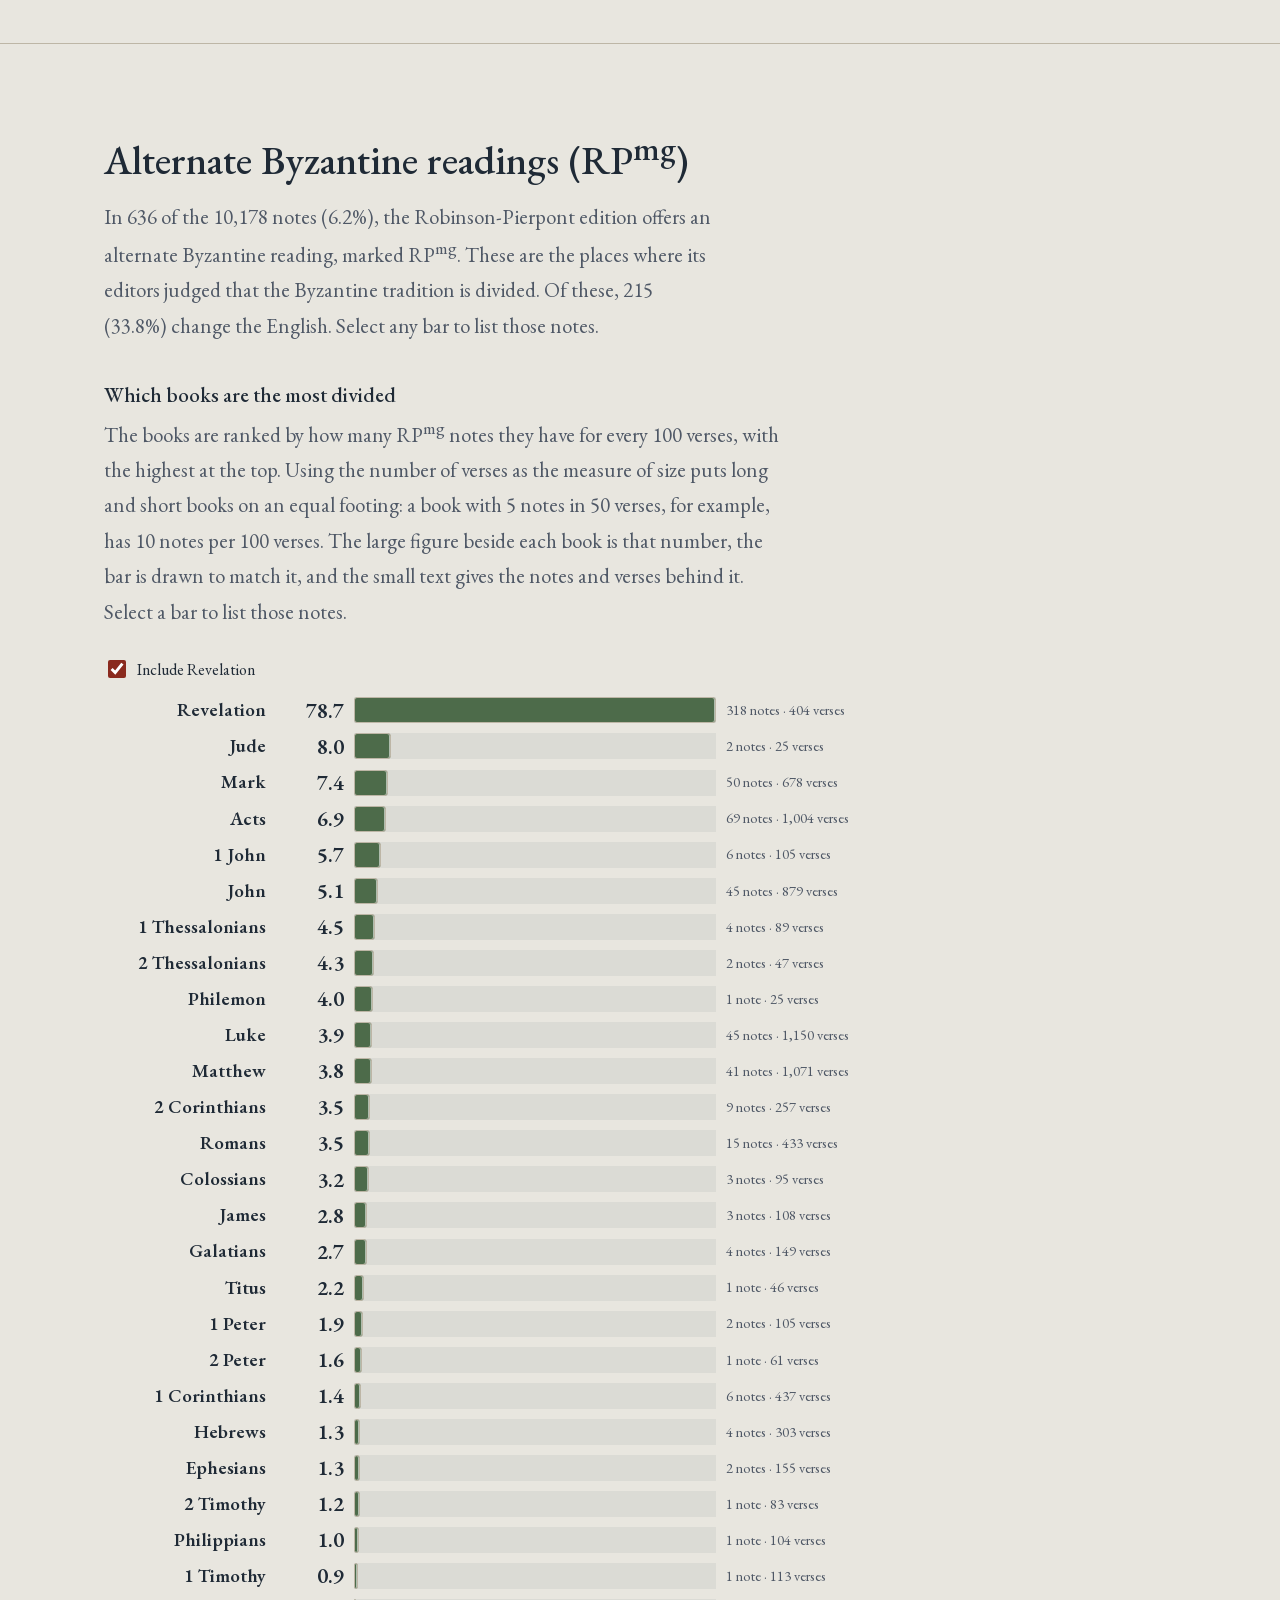
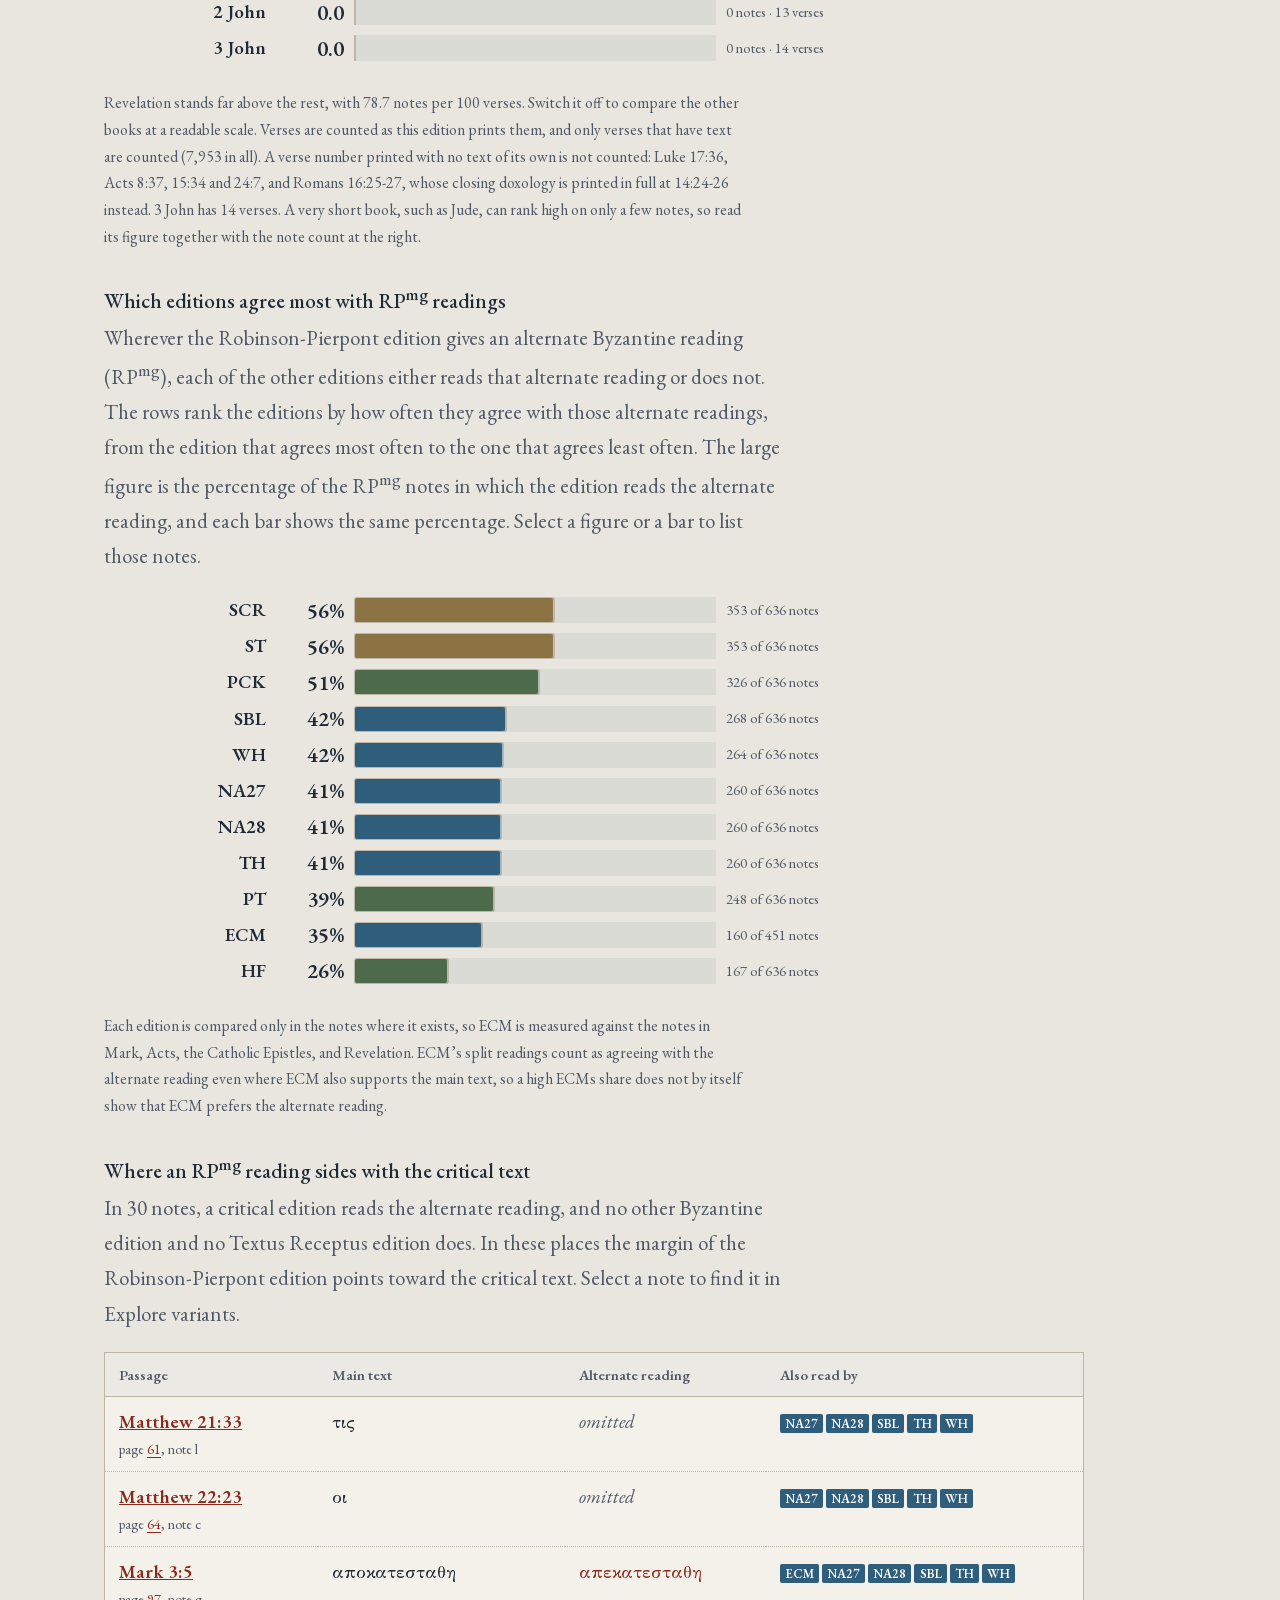
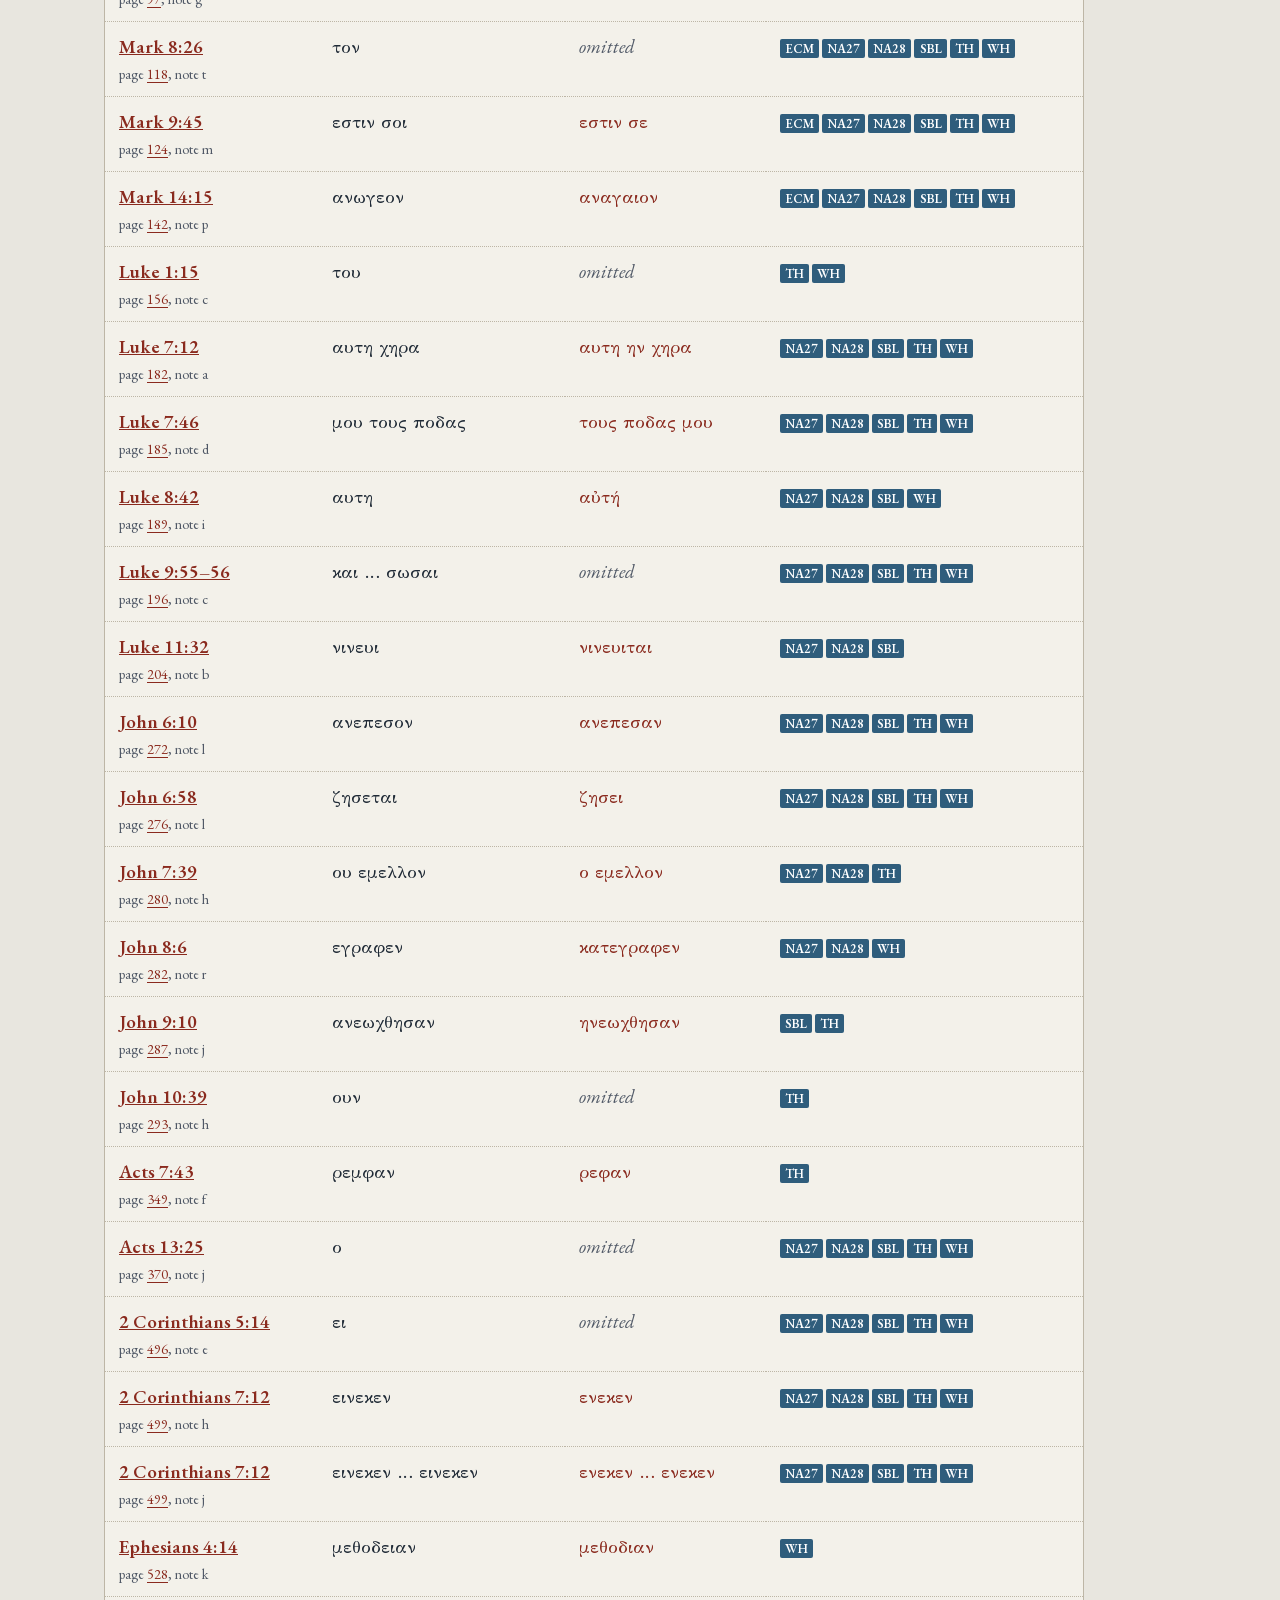
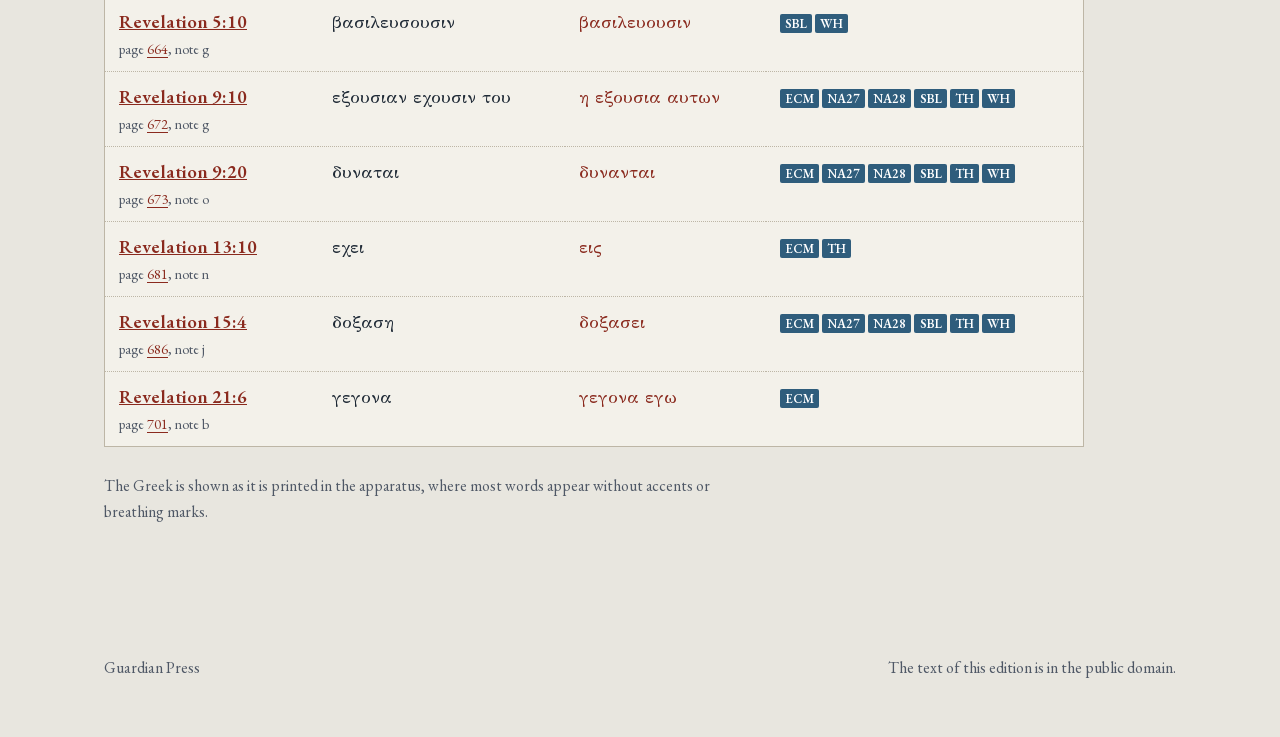
<file: stats.html>
<!doctype html>
<html lang="en">
<head>
<meta charset="utf-8">
<meta name="viewport" content="width=device-width, initial-scale=1">
<link rel="icon" href="favicon.ico" sizes="32x32">
<link rel="icon" href="favicon.svg" type="image/svg+xml">
<link rel="apple-touch-icon" href="apple-touch-icon.png">
<link rel="manifest" href="manifest.webmanifest">
<meta name="theme-color" content="#e8e6df">
<meta name="apple-mobile-web-app-capable" content="yes">
<meta name="apple-mobile-web-app-title" content="Greek NT">
<title>Compare Editions · The Greek New Testament According to the Byzantine Text</title>
<meta name="description" content="Where the notes fall, what kinds of difference they record, how each of the eleven editions compares with the main text, and where the Robinson-Pierpont edition offers an alternate Byzantine reading, counted note by note.">
<link rel="canonical" href="https://greeknt.org/stats.html">
<meta property="og:type" content="website">
<meta property="og:site_name" content="Guardian Press">
<meta property="og:title" content="Compare Editions">
<meta property="og:description" content="Where the notes fall, what kinds of difference they record, how eleven editions compare with the Byzantine main text, and the alternate Byzantine readings.">
<meta property="og:url" content="https://greeknt.org/stats.html">
<meta property="og:image" content="https://greeknt.org/images/social-stats.jpg">
<meta name="twitter:card" content="summary_large_image">
<link rel="preload" href="fonts/EBGaramond-Regular.woff2" as="font" type="font/woff2" crossorigin>
<link rel="stylesheet" href="style.css">
<link rel="stylesheet" href="explorer.css">
<link rel="stylesheet" href="xhero.css">
<link rel="stylesheet" href="pageviewer.css">
<link rel="stylesheet" href="stats.css">
<link rel="stylesheet" href="print.css" media="print">
</head>
<body>
<a class="skip" href="#top">Skip to main content</a>

<header class="topbar">
  <div class="wrap">
    <a class="brand" href="index.html"><b>Guardian</b> Press</a>
    <nav class="nav" aria-label="Sections">
      <a href="index.html">The edition</a>
      <a href="read.html">Read</a>
      <a href="variants.html">Fifty variants</a>
      <a href="stats.html">Compare editions</a>
      <a href="search.html">Explore variants</a>
      <a href="manuscripts.html">Manuscripts</a>
      <a href="about.html">About</a>
      <a href="errata.html">Errata</a>
      <a class="nav-dl" href="index.html#get">Get the edition</a>
    </nav>
    <details class="navmenu">
      <summary>Menu</summary>
      <nav class="navmenu-list" aria-label="Menu">
        <a href="index.html">The edition</a>
        <a href="read.html">Read</a>
        <a href="variants.html">Fifty variants</a>
        <a href="stats.html">Compare editions</a>
        <a href="search.html">Explore variants</a>
        <a href="manuscripts.html">Manuscripts</a>
        <a href="about.html">About</a>
        <a href="errata.html">Errata</a>
        <a href="index.html#get">Get the edition</a>
      </nav>
    </details>
  </div>
</header>

<main id="top">

  <div class="xhero">
    <div class="wrap">
      <h1>Compare editions</h1>
      <p class="lede">Every note in the Edition Apparatus, counted. See where the notes fall, including where they change the English, what kinds of difference they record, how each of the eleven editions compares with the main text, and where the Robinson-Pierpont edition offers an alternate Byzantine reading (RP<sup>mg</sup>). Every bar and square opens the matching notes in <a href="search.html">Explore variants</a>.</p>
    </div>
  </div>

  <section id="density">
    <div class="wrap">
      <div class="head">
        <h2>Where the notes fall</h2>
        <p class="lede">Each square is one chapter, and each row is one book. A darker square means more notes in that chapter. Select a square to list its notes. The second button below counts only the notes that change the English.</p>
      </div>
      <div class="kpick" id="dpick" role="group" aria-label="What to shade"></div>
      <div class="dkey" id="dkey" aria-hidden="true"></div>
      <div class="dscroll"><div class="dmap" id="dmap"></div></div>
      <p class="caveat dhint">On a narrow screen, swipe the squares sideways to reach later chapters.</p>
      <p class="caveat" id="dnote"></p>
      <p class="caveat" id="den" hidden></p>
    </div>
  </section>

  <section id="kinds">
    <div class="wrap">
      <div class="head">
        <h2>Which editions shorten or lengthen the text most?</h2>
        <p class="lede" id="kindlede"></p>
      </div>
      <div class="kpick" id="kindkey" role="group" aria-label="Kind of change"></div>
      <div class="kgrid" id="kgrid"></div>
      <p class="caveat" id="kindnote"></p>
      <details class="tablebox">
        <summary>Show the figures as a table</summary>
        <div class="gridwrap"><table class="agree" id="ktable"></table></div>
      </details>
    </div>
  </section>

  <section id="chart">
    <div class="wrap">
      <div class="head">
        <h2>How each edition compares with the main text</h2>
        <p class="lede" id="chartlede"></p>
      </div>
      <div class="gkey fam-key" id="famkey"></div>
      <div class="cgrid" id="cgrid"></div>
      <p class="caveat" id="chartnote"></p>
      <details class="tablebox">
        <summary>Show the figures as a table</summary>
        <div class="gridwrap"><table class="agree" id="ctable"></table></div>
        <p class="caveat" id="tablenote"></p>
      </details>
    </div>
  </section>

  <section id="alone">
    <div class="wrap">
      <div class="head">
        <h2>Standing alone</h2>
        <p class="lede" id="alolede"></p>
      </div>
      <div class="gkey fam-key" id="alokey"></div>
      <div class="agrid" id="agrid"></div>
      <p class="caveat" id="alonote"></p>
    </div>
  </section>

  <section id="rpmg">
    <div class="wrap">
      <div class="head">
        <h2>Alternate Byzantine readings (RP<sup>mg</sup>)</h2>
        <p class="lede" id="rplede"></p>
      </div>
      <h3 class="subhead">Which books are the most divided</h3>
      <p class="lede" id="rpwho"></p>
      <label class="rtoggle"><input type="checkbox" id="rpRev" checked> Include Revelation</label>
      <div class="agrid" id="rgrid"></div>
      <p class="caveat" id="rnote"></p>
      <h3 class="subhead">Which editions agree most with RP<sup>mg</sup> readings</h3>
      <p class="lede" id="rpwith"></p>
      <div class="agrid" id="egrid"></div>
      <p class="caveat" id="enote"></p>
      <h3 class="subhead">Where an RP<sup>mg</sup> reading sides with the critical text</h3>
      <p class="lede" id="rpcrit"></p>
      <div class="ctabwrap"><table class="ctab" id="ctab"><thead><tr><th scope="col">Passage</th><th scope="col">Main text</th><th scope="col">Alternate reading</th><th scope="col">Also read by</th></tr></thead><tbody id="clist"></tbody></table></div>
      <p class="caveat" id="cnote"></p>
    </div>
  </section>

</main>

<footer>
  <div class="wrap">
    <span>Guardian Press</span>
    <span>The text of this edition is in the public domain.</span>
  </div>
</footer>

<script src="notes-data.js"></script>
<script src="pageviewer.js"></script>
<script src="english-effect.js"></script>
<script src="stats.js"></script>
<script src="menu.js"></script>
<script src="backnav.js"></script>
<script src="pwa.js" defer></script>
<script src="scrolljump.js"></script>
<script data-goatcounter="https://greeknt.goatcounter.com/count" async src="https://gc.zgo.at/count.js"></script>
</body>
</html>
</file>
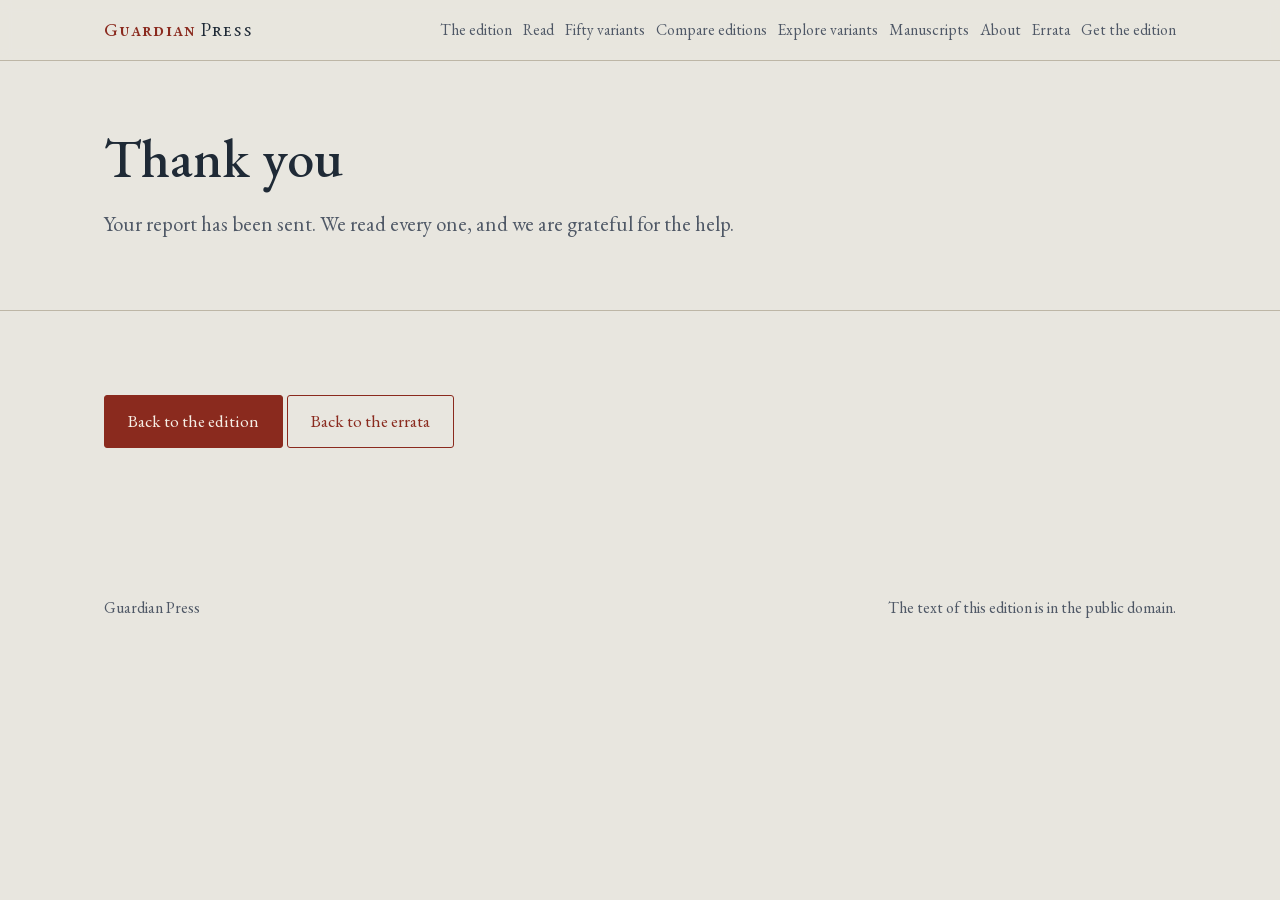
<file: thank-you.html>
<!doctype html>
<html lang="en">
<head>
<meta charset="utf-8">
<meta name="viewport" content="width=device-width, initial-scale=1">
<link rel="icon" href="favicon.ico" sizes="32x32">
<link rel="icon" href="favicon.svg" type="image/svg+xml">
<link rel="apple-touch-icon" href="apple-touch-icon.png">
<link rel="manifest" href="manifest.webmanifest">
<meta name="theme-color" content="#e8e6df">
<meta name="apple-mobile-web-app-capable" content="yes">
<meta name="apple-mobile-web-app-title" content="Greek NT">
<title>Thank you · The Greek New Testament According to the Byzantine Text</title>
<meta name="description" content="Thank you for your report.">
<meta name="robots" content="noindex">
<link rel="preload" href="fonts/EBGaramond-Regular.woff2" as="font" type="font/woff2" crossorigin>
<link rel="stylesheet" href="style.css">
<link rel="stylesheet" href="explorer.css">
<link rel="stylesheet" href="errata.css">
<link rel="stylesheet" href="print.css" media="print">
</head>
<body>
<a class="skip" href="#top">Skip to main content</a>

<header class="topbar">
  <div class="wrap">
    <a class="brand" href="index.html"><b>Guardian</b> Press</a>
    <nav class="nav" aria-label="Sections">
      <a href="index.html">The edition</a>
      <a href="read.html">Read</a>
      <a href="variants.html">Fifty variants</a>
      <a href="stats.html">Compare editions</a>
      <a href="search.html">Explore variants</a>
      <a href="manuscripts.html">Manuscripts</a>
      <a href="about.html">About</a>
      <a href="errata.html">Errata</a>
      <a class="nav-dl" href="index.html#get">Get the edition</a>
    </nav>
    <details class="navmenu">
      <summary>Menu</summary>
      <nav class="navmenu-list" aria-label="Menu">
        <a href="index.html">The edition</a>
        <a href="read.html">Read</a>
        <a href="variants.html">Fifty variants</a>
        <a href="stats.html">Compare editions</a>
        <a href="search.html">Explore variants</a>
        <a href="manuscripts.html">Manuscripts</a>
        <a href="about.html">About</a>
        <a href="errata.html">Errata</a>
        <a href="index.html#get">Get the edition</a>
      </nav>
    </details>
  </div>
</header>

<main id="top">
  <div class="xhero">
    <div class="wrap">
      <h1>Thank you</h1>
      <p class="lede">Your report has been sent. We read every one, and we are grateful for the help.</p>
    </div>
  </div>
  <section>
    <div class="wrap">
      <p><a class="btn btn-primary" href="index.html">Back to the edition</a> <a class="btn btn-quiet" href="errata.html">Back to the errata</a></p>
    </div>
  </section>
</main>

<footer>
  <div class="wrap">
    <span>Guardian Press</span>
    <span>The text of this edition is in the public domain.</span>
  </div>
</footer>

<script src="menu.js"></script>
<script src="backnav.js"></script>
<script src="pwa.js" defer></script>
<script data-goatcounter="https://greeknt.goatcounter.com/count" async src="https://gc.zgo.at/count.js"></script>
</body>
</html>
</file>
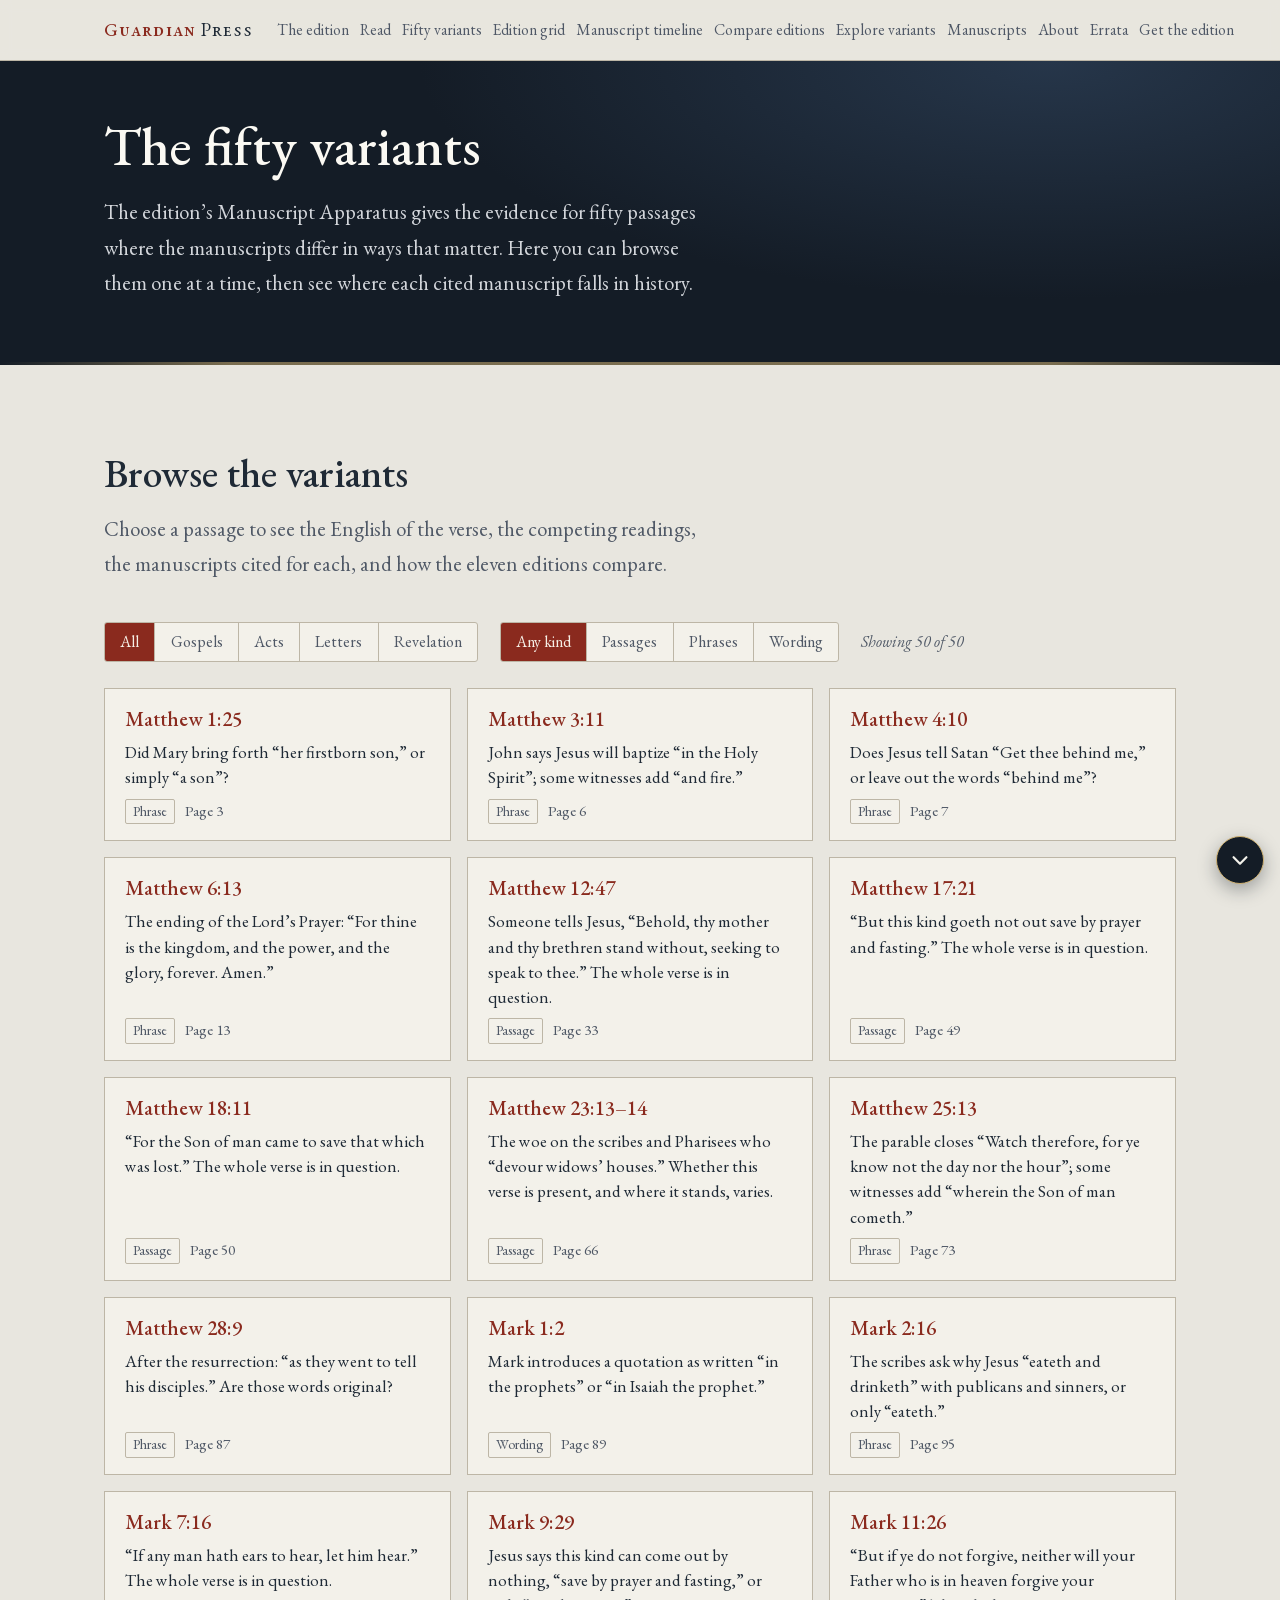
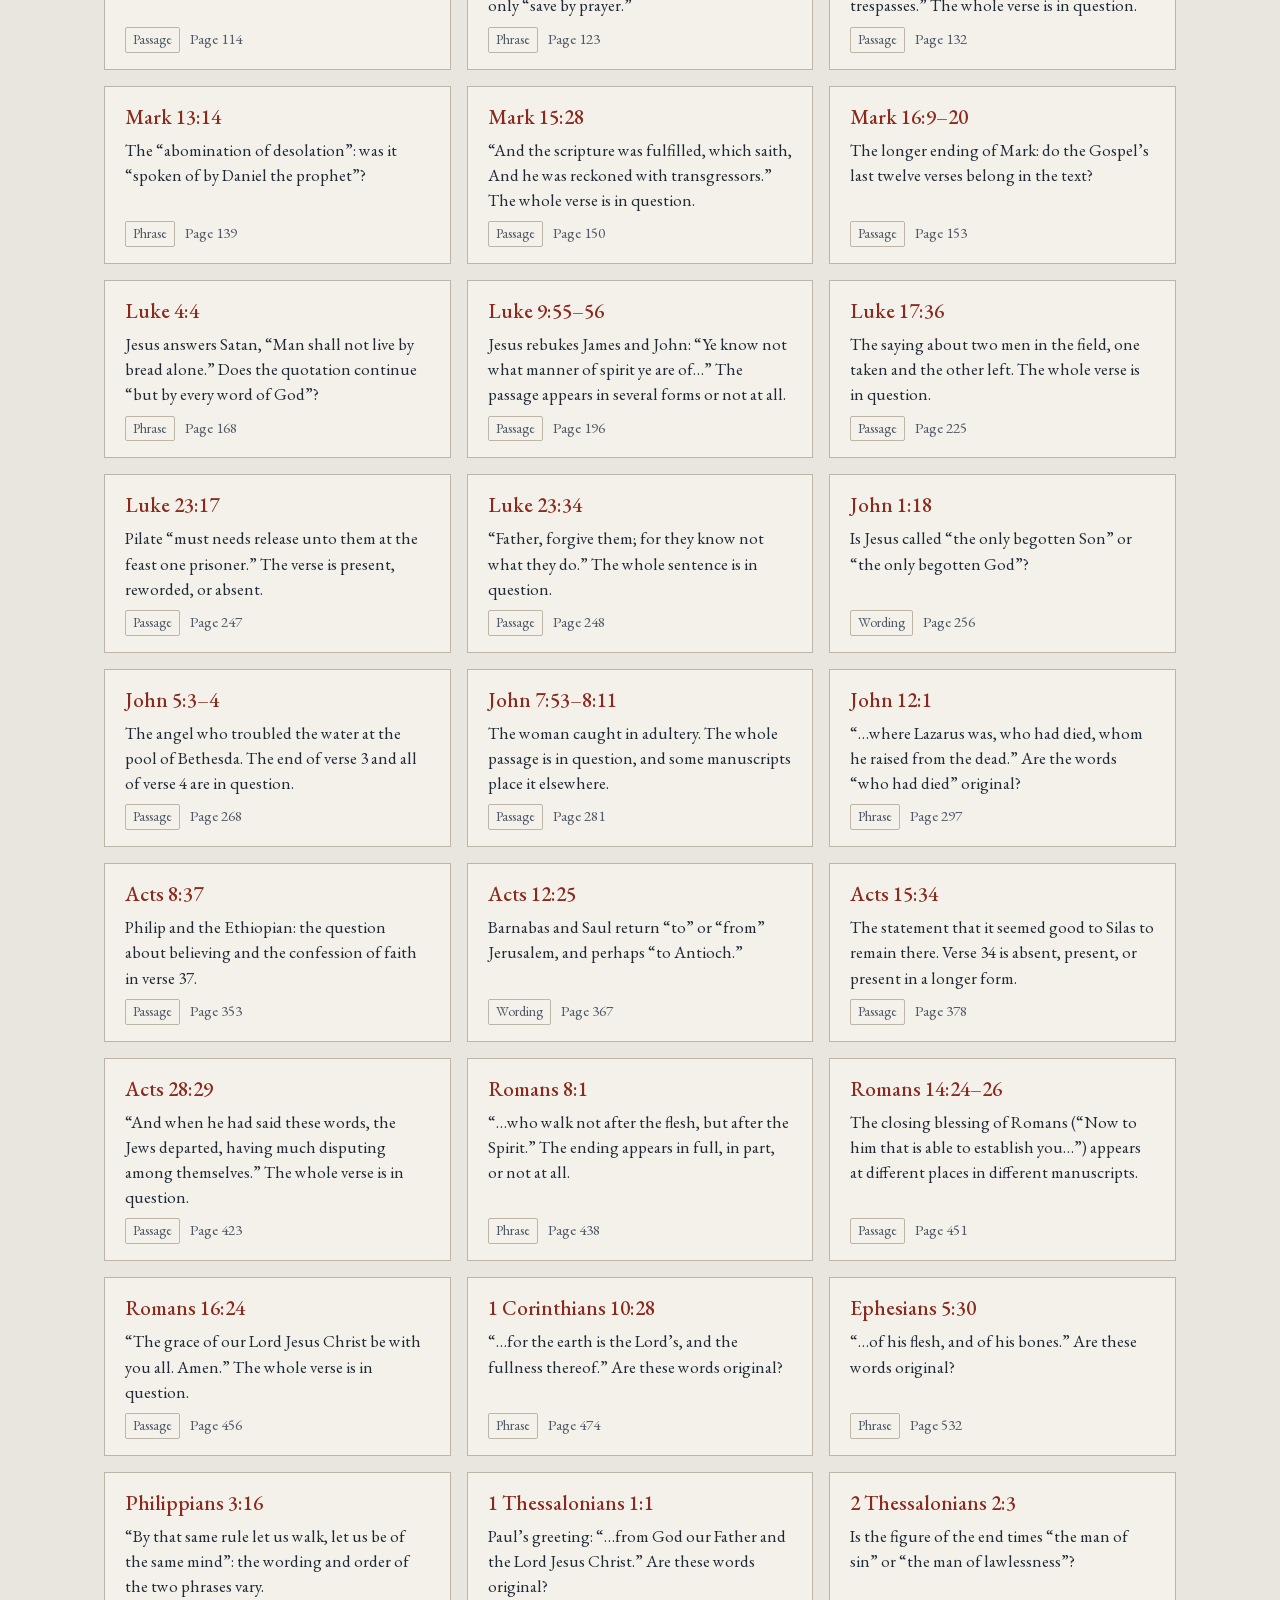
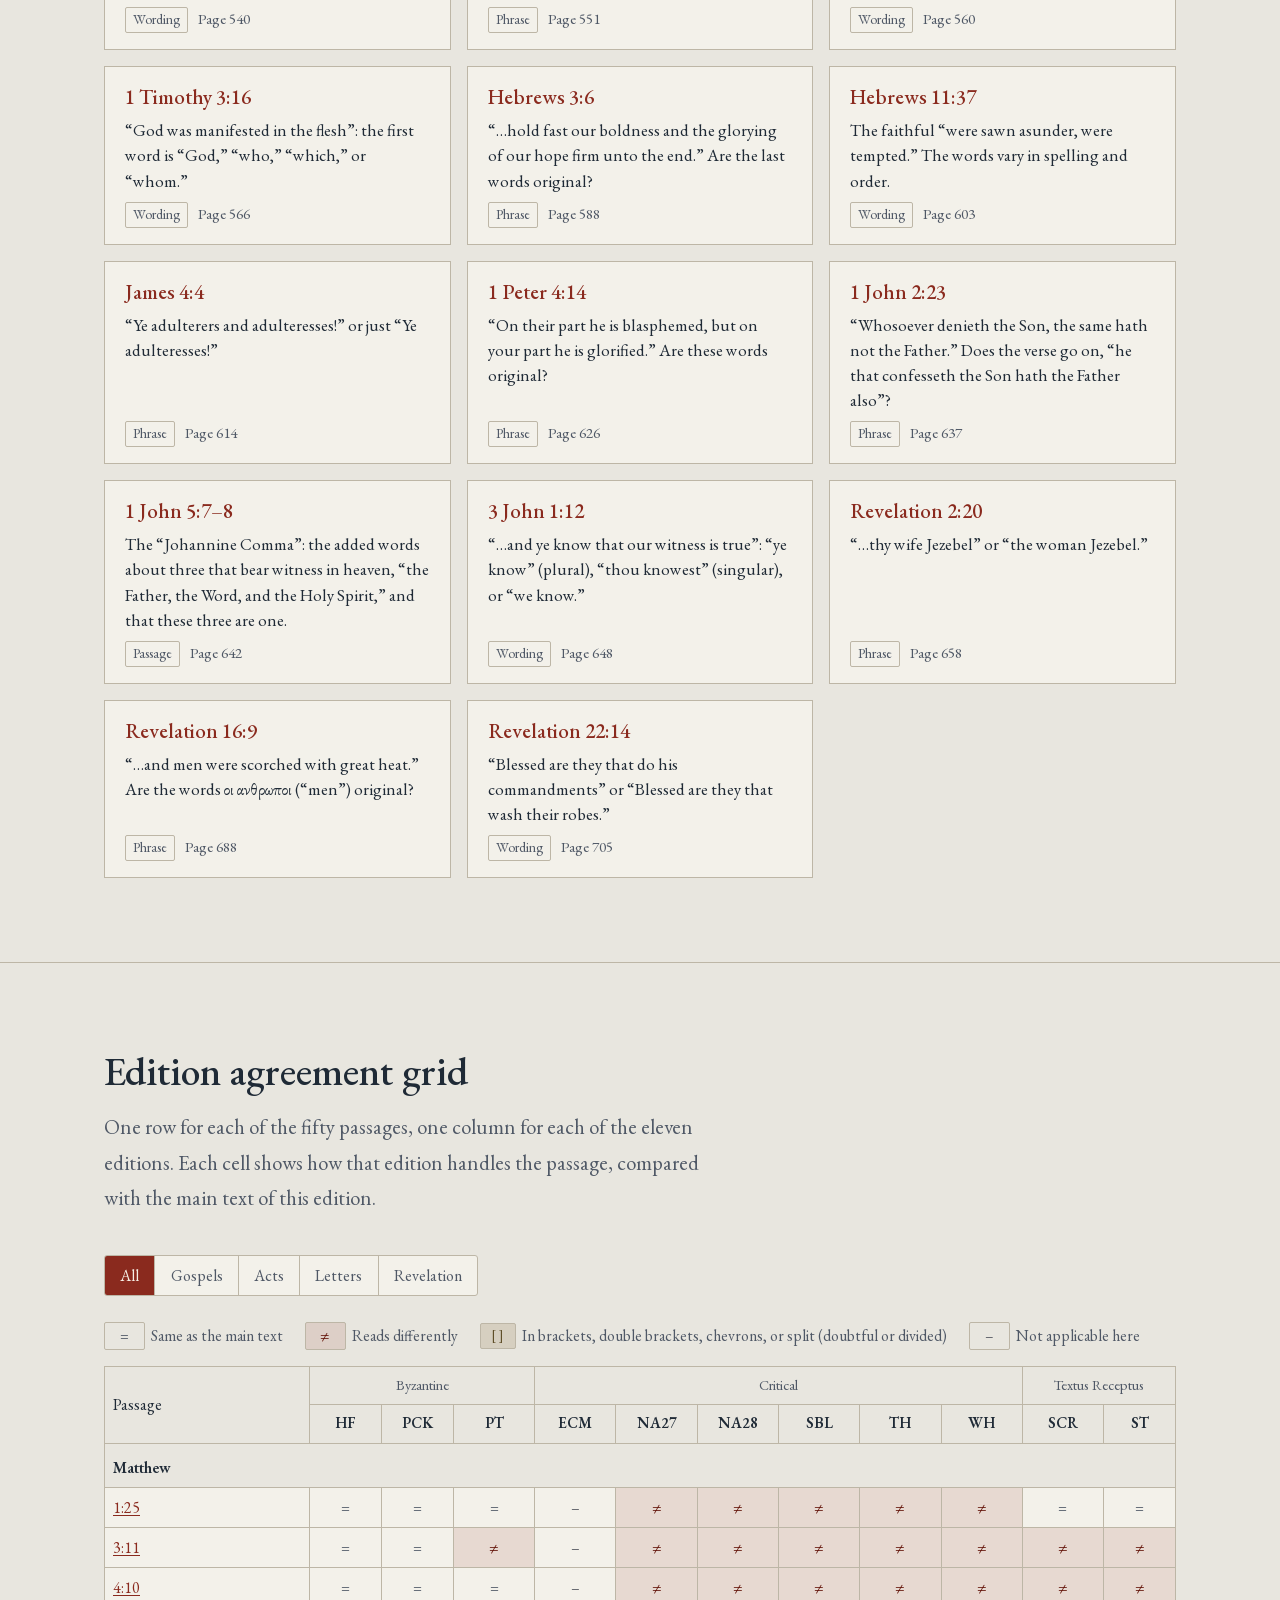
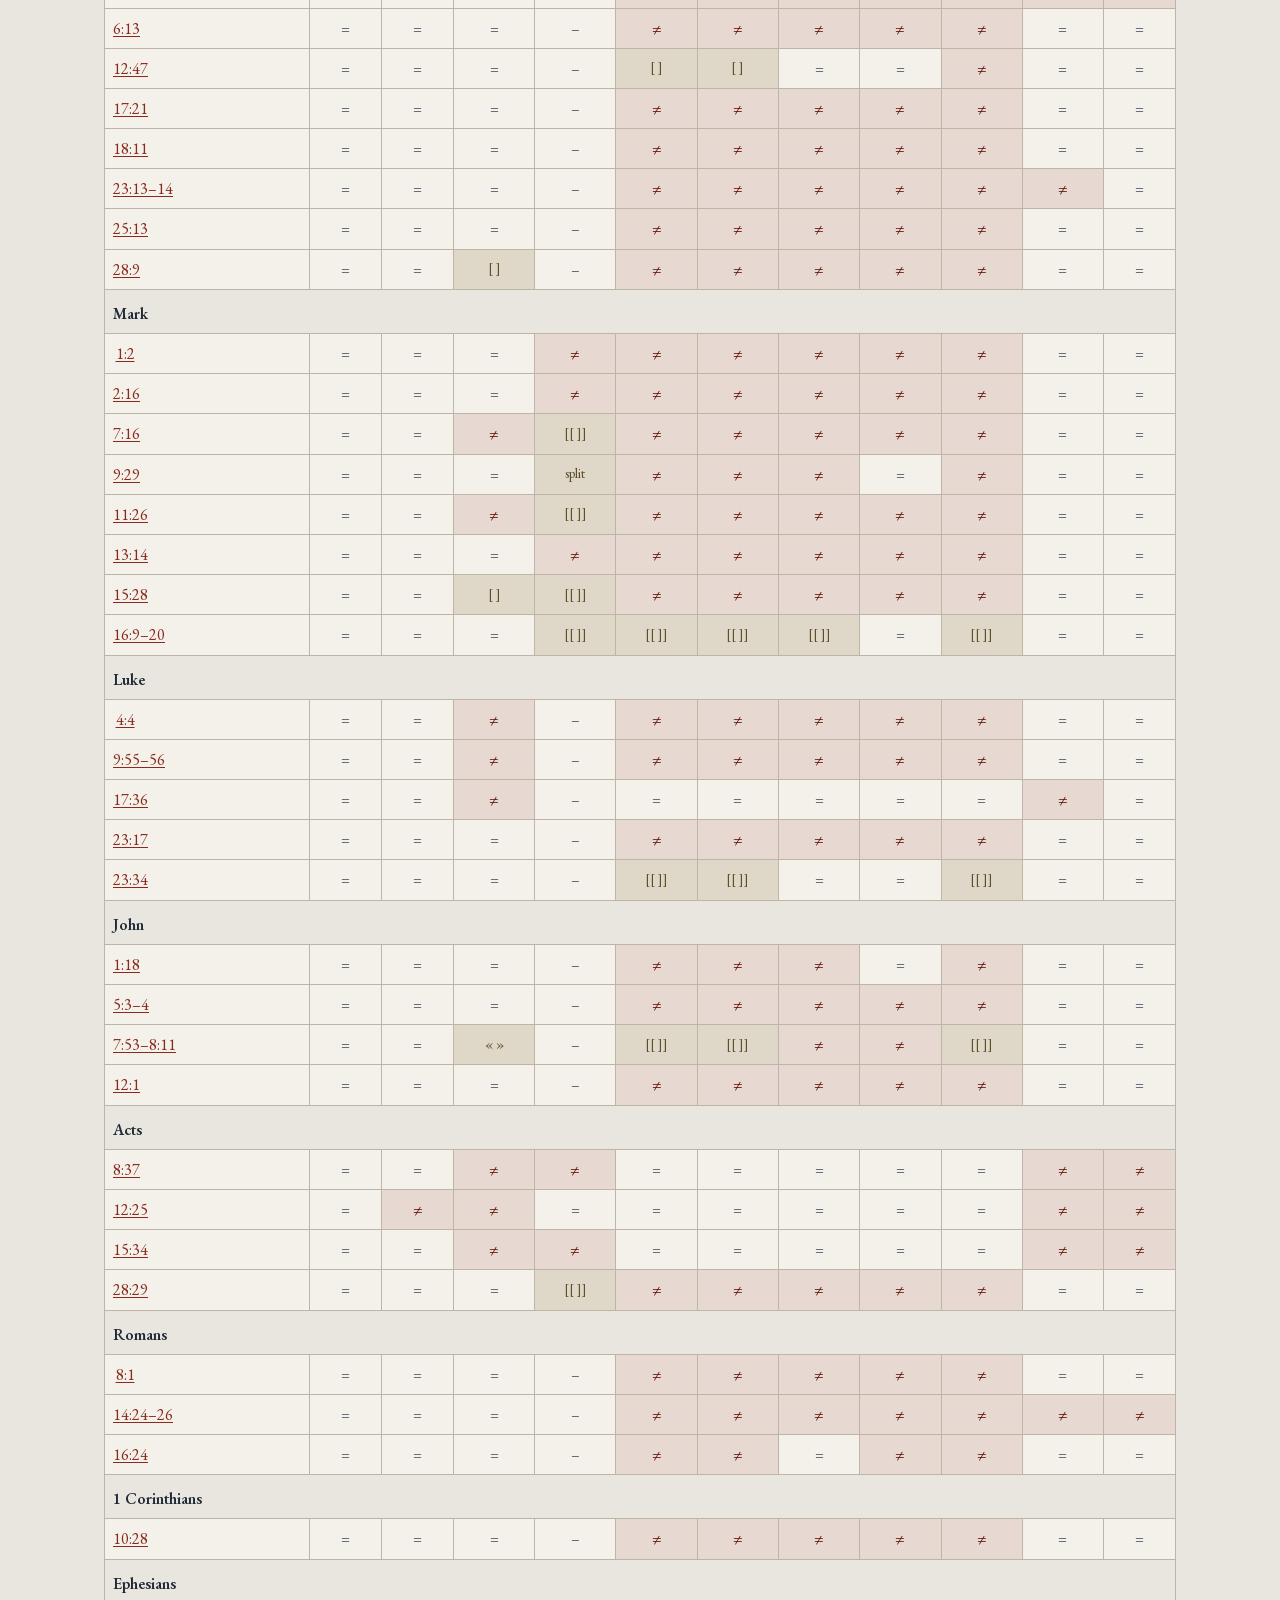
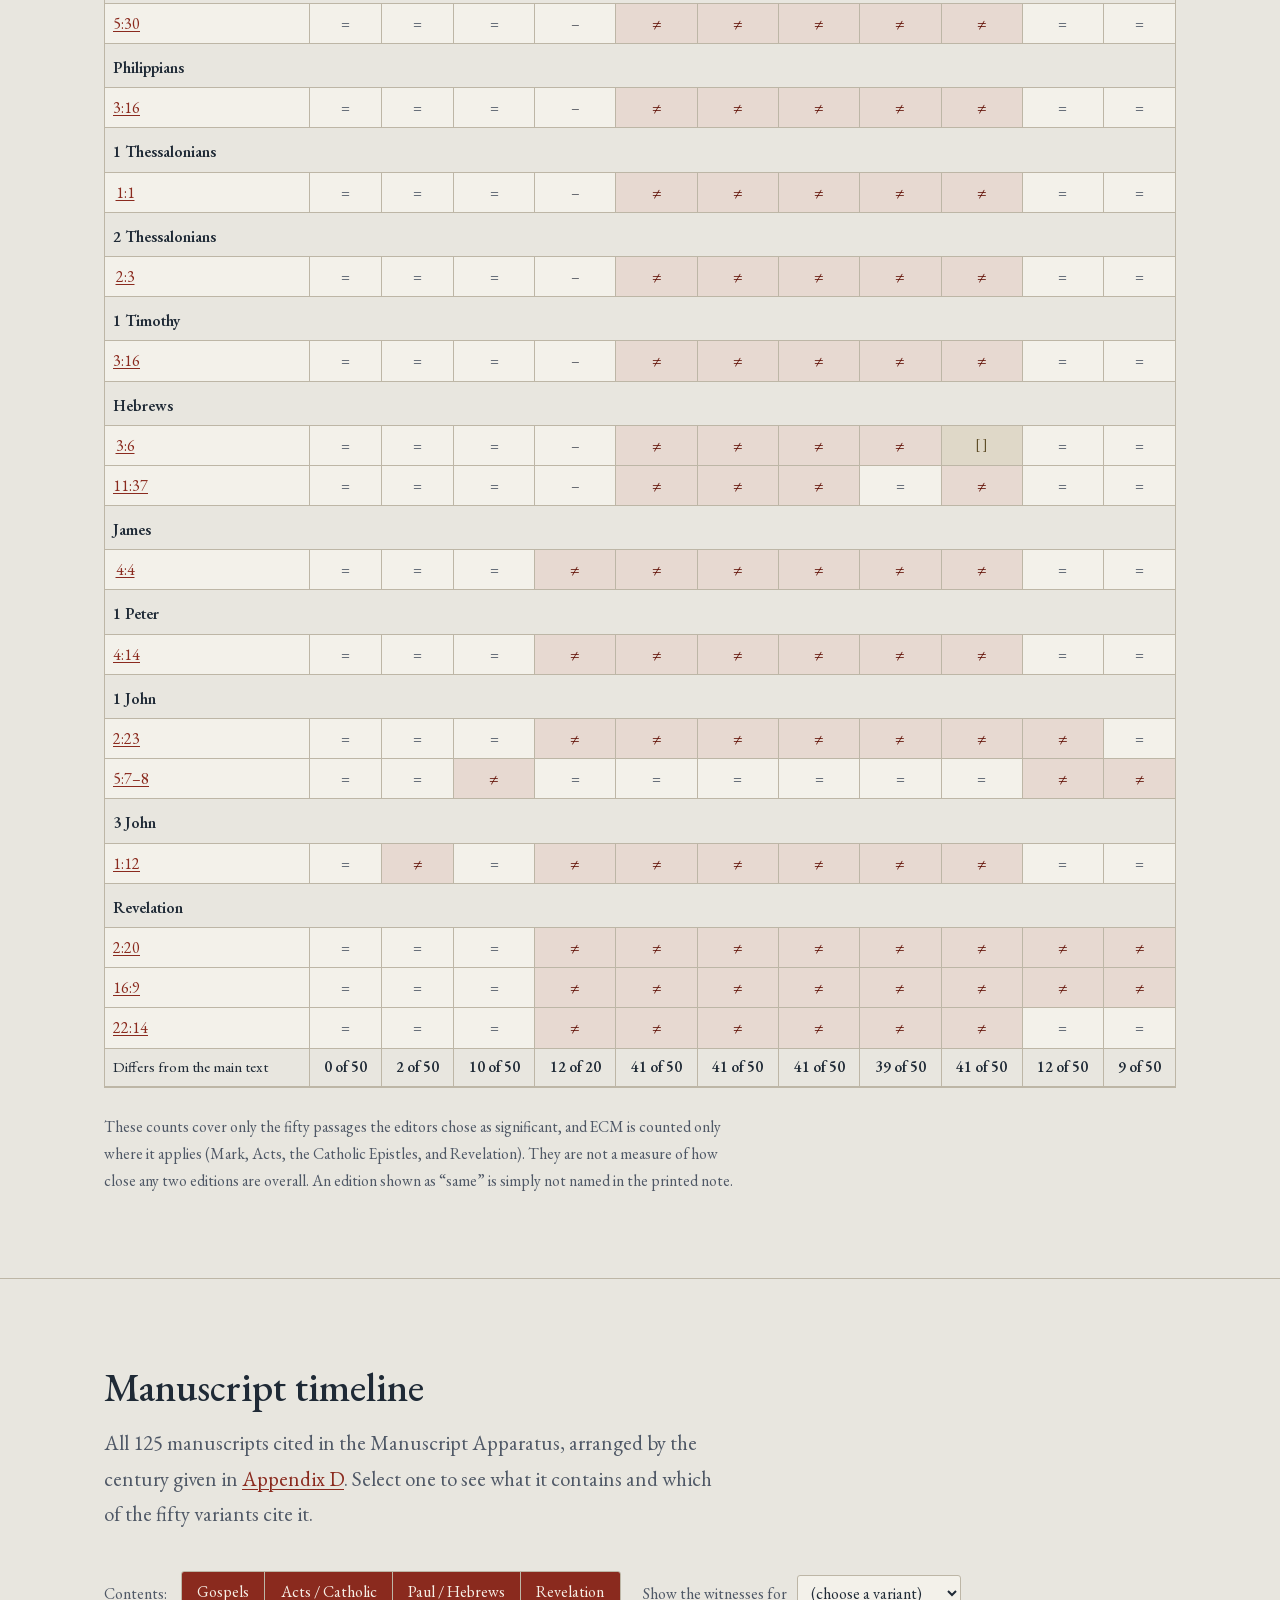
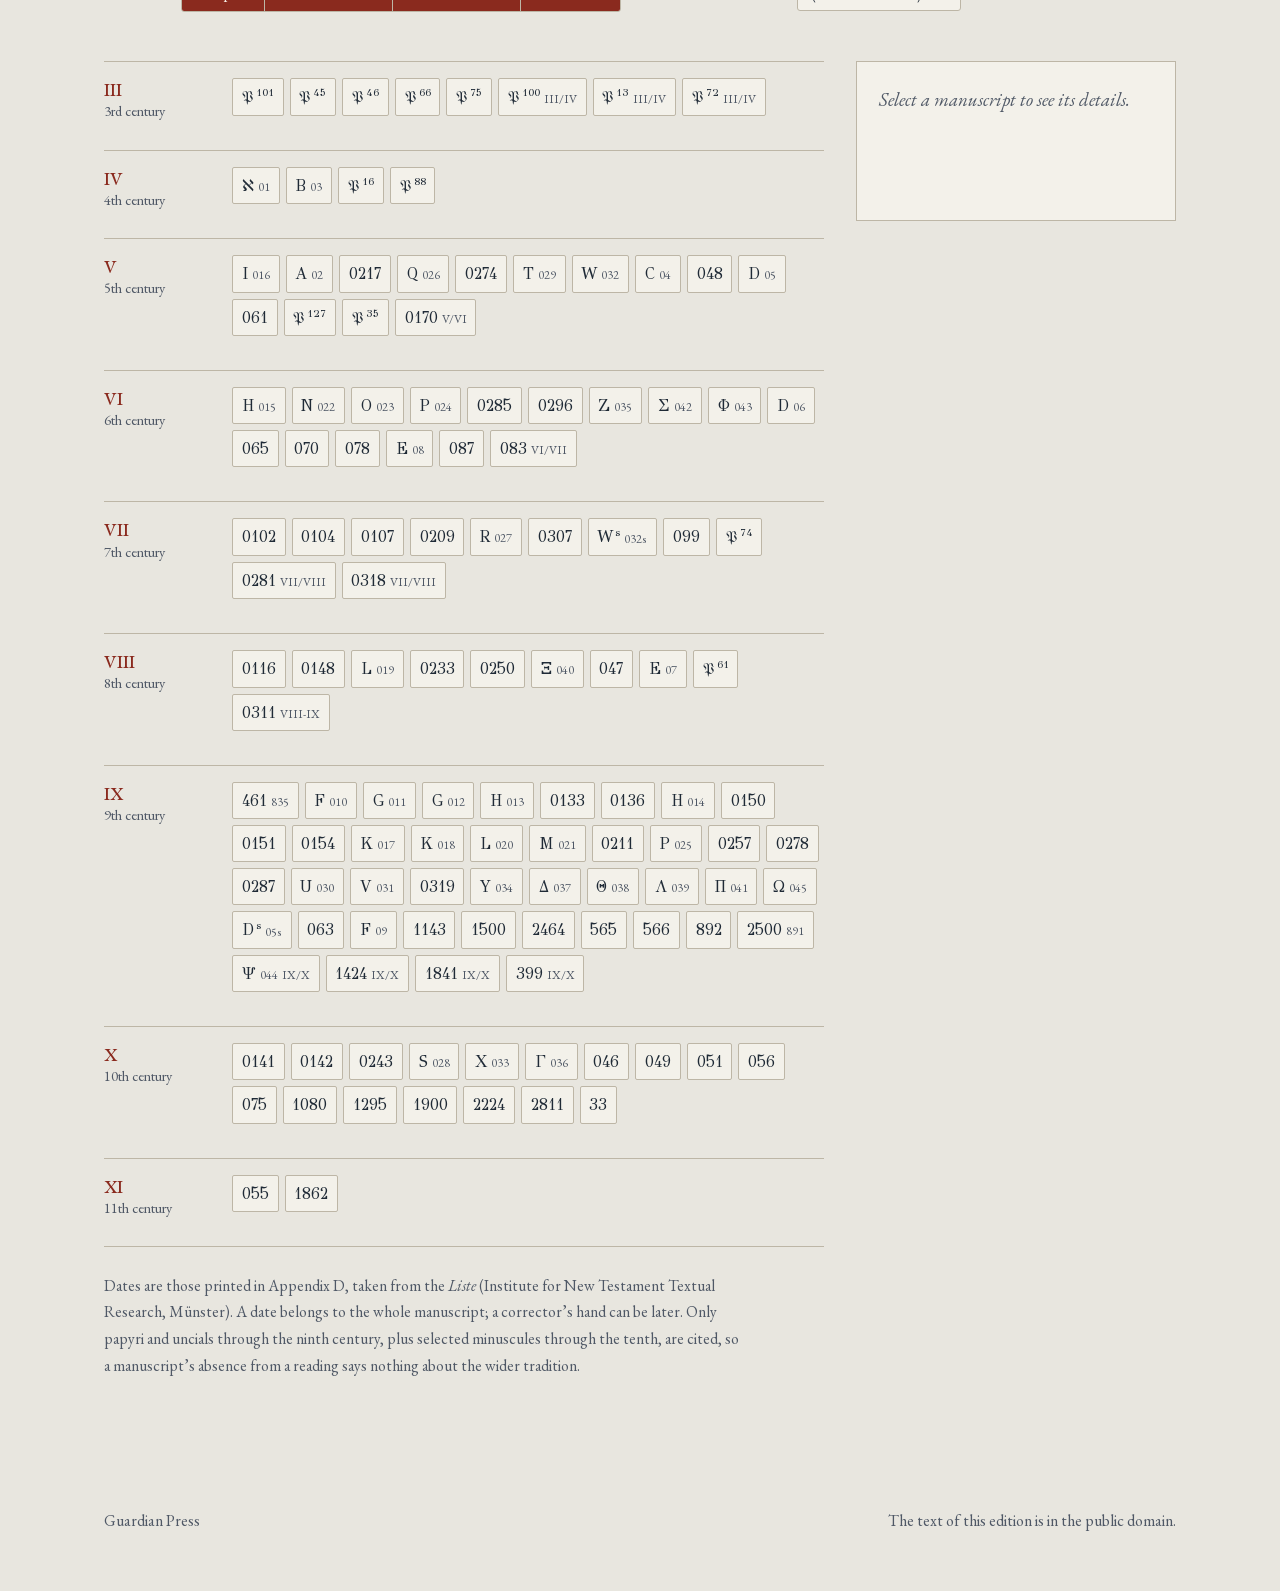
<file: variants.html>
<!doctype html>
<html lang="en">
<head>
<meta charset="utf-8">
<meta name="viewport" content="width=device-width, initial-scale=1">
<link rel="icon" href="favicon.ico" sizes="32x32">
<link rel="icon" href="favicon.svg" type="image/svg+xml">
<link rel="apple-touch-icon" href="apple-touch-icon.png">
<link rel="manifest" href="manifest.webmanifest">
<meta name="theme-color" content="#e8e6df">
<meta name="apple-mobile-web-app-capable" content="yes">
<meta name="apple-mobile-web-app-title" content="Greek NT">
<title>Fifty Variants and the Manuscript Timeline · The Greek New Testament According to the Byzantine Text</title>
<meta name="description" content="Browse the fifty variants in the Manuscript Apparatus and see where each cited manuscript falls in time.">
<link rel="canonical" href="https://greeknt.org/variants.html">
<meta property="og:type" content="website">
<meta property="og:site_name" content="Guardian Press">
<meta property="og:title" content="Fifty Variants and the Manuscript Timeline">
<meta property="og:description" content="Browse the fifty variants in the Manuscript Apparatus of the Byzantine Greek New Testament, and see where each cited manuscript falls in time.">
<meta property="og:url" content="https://greeknt.org/variants.html">
<meta property="og:image" content="https://greeknt.org/images/social-variants.jpg">
<meta name="twitter:card" content="summary_large_image">
<link rel="preload" href="fonts/EBGaramond-Regular.woff2" as="font" type="font/woff2" crossorigin>
<link rel="stylesheet" href="style.css">
<link rel="stylesheet" href="explorer.css">
<link rel="stylesheet" href="english.css">
<link rel="stylesheet" href="xhero.css">
<link rel="stylesheet" href="pageviewer.css">
<link rel="stylesheet" href="print.css" media="print">
</head>
<body>
<a class="skip" href="#top">Skip to main content</a>

<header class="topbar">
  <div class="wrap">
    <a class="brand" href="index.html"><b>Guardian</b> Press</a>
    <nav class="nav" aria-label="Sections">
      <a href="index.html">The edition</a>
      <a href="read.html">Read</a>
      <a href="#variants">Fifty variants</a>
      <a href="#grid">Edition grid</a>
      <a href="#timeline">Manuscript timeline</a>
      <a href="stats.html">Compare editions</a>
      <a href="search.html">Explore variants</a>
      <a href="manuscripts.html">Manuscripts</a>
      <a href="about.html">About</a>
      <a href="errata.html">Errata</a>
      <a class="nav-dl" href="index.html#get">Get the edition</a>
    </nav>
    <details class="navmenu">
      <summary>Menu</summary>
      <nav class="navmenu-list" aria-label="Menu">
        <a href="index.html">The edition</a>
        <a href="read.html">Read</a>
        <a href="#variants">Fifty variants</a>
        <a href="#grid">Edition grid</a>
        <a href="#timeline">Manuscript timeline</a>
        <a href="stats.html">Compare editions</a>
        <a href="search.html">Explore variants</a>
        <a href="manuscripts.html">Manuscripts</a>
        <a href="about.html">About</a>
        <a href="errata.html">Errata</a>
        <a href="index.html#get">Get the edition</a>
      </nav>
    </details>
  </div>
</header>

<main id="top">

  <div class="xhero">
    <div class="wrap">
      <h1>The fifty variants</h1>
      <p class="lede">The edition’s Manuscript Apparatus gives the evidence for fifty passages where the manuscripts differ in ways that matter. Here you can browse them one at a time, then see where each cited manuscript falls in history.</p>
    </div>
  </div>

  <section id="variants">
    <div class="wrap">
      <div class="head">
        <h2>Browse the variants</h2>
        <p class="lede">Choose a passage to see the English of the verse, the competing readings, the manuscripts cited for each, and how the eleven editions compare.</p>
      </div>
      <div class="controls" role="group" aria-label="Filter the variants">
        <div class="seg" id="groupFilter" role="group" aria-label="Part of the New Testament"></div>
        <div class="seg" id="kindFilter" role="group" aria-label="Kind of difference"></div>
        <p class="count" id="vcount" aria-live="polite"></p>
      </div>
      <ul class="vgrid" id="vgrid"></ul>
    </div>
  </section>

  <section id="grid">
    <div class="wrap">
      <div class="head">
        <h2>Edition agreement grid</h2>
        <p class="lede">One row for each of the fifty passages, one column for each of the eleven editions. Each cell shows how that edition handles the passage, compared with the main text of this edition.</p>
      </div>
      <div class="controls">
        <div class="seg" id="gridGroup" role="group" aria-label="Part of the New Testament"></div>
      </div>
      <div class="gkey" id="gkey"></div>
      <div class="gridwrap" tabindex="0" role="region" aria-label="Edition agreement grid, scrolls sideways on small screens">
        <table class="agree" id="agree"></table>
      </div>
      <p class="caveat" id="gridnote"></p>
    </div>
  </section>

  <section id="timeline">
    <div class="wrap">
      <div class="head">
        <h2>Manuscript timeline</h2>
        <p class="lede">All 125 manuscripts cited in the Manuscript Apparatus, arranged by the century given in <a class="pglink" href="images/pdf-pages/p748.webp" data-pages="716" aria-label="Show the first page of Appendix D, page 716 of the edition">Appendix D</a>. Select one to see what it contains and which of the fifty variants cite it.</p>
      </div>
      <div class="controls tl-controls">
        <span class="lbl">Contents:</span>
        <div class="seg" id="contentFilter" role="group" aria-label="Contents"></div>
        <div class="pick pickwrap">
          <label for="variantPick">Show the witnesses for</label>
          <select id="variantPick"></select>
          <span class="pagenote" id="variantPage" hidden></span>
        </div>
      </div>
      <div class="legend" id="legend" hidden></div>
      <div class="tl-layout">
        <div class="tl" id="tl"></div>
        <aside class="msinfo is-empty" id="msinfo" aria-live="polite">
          <p class="empty">Select a manuscript to see its details.</p>
        </aside>
      </div>
      <p class="caveat">Dates are those printed in Appendix D, taken from the <i>Liste</i> (Institute for New Testament Textual Research, Münster). A date belongs to the whole manuscript; a corrector’s hand can be later. Only papyri and uncials through the ninth century, plus selected minuscules through the tenth, are cited, so a manuscript’s absence from a reading says nothing about the wider tradition.</p>
    </div>
  </section>

</main>

<dialog id="vdialog" aria-labelledby="vtitle">
  <div class="vd">
    <div class="vd-bar">
      <button type="button" class="vd-nav" id="vprev" aria-label="Previous variant">‹</button>
      <button type="button" class="vd-nav" id="vnext" aria-label="Next variant">›</button>
      <button type="button" class="vd-close" id="vclose" aria-label="Close">Close</button>
    </div>
    <div class="vd-body" id="vbody"></div>
  </div>
</dialog>

<footer>
  <div class="wrap">
    <span>Guardian Press</span>
    <span>The text of this edition is in the public domain.</span>
  </div>
</footer>

<script src="data.js"></script>
<script src="manuscripts-data.js"></script>
<script src="copy.js"></script>
<script src="pageviewer.js"></script>
<script src="english.js"></script>
<script src="greek-tip.js"></script>
<script src="explorer.js"></script>
<script src="menu.js"></script>
<script src="backnav.js"></script>
<script src="pwa.js" defer></script>
<script src="scrolljump.js"></script>
<script data-goatcounter="https://greeknt.goatcounter.com/count" async src="https://gc.zgo.at/count.js"></script>
</body>
</html>
</file>
<file: style.css>
/* Self-hosted fonts (SIL Open Font License; see fonts/OFL-*.txt) */
@font-face{font-family:"EB Garamond";font-style:normal;font-weight:400;font-display:swap;src:url("fonts/EBGaramond-Regular.woff2") format("woff2")}
@font-face{font-family:"EB Garamond";font-style:normal;font-weight:500;font-display:swap;src:url("fonts/EBGaramond-Medium.woff2") format("woff2")}
@font-face{font-family:"EB Garamond";font-style:normal;font-weight:600;font-display:swap;src:url("fonts/EBGaramond-SemiBold.woff2") format("woff2")}
@font-face{font-family:"EB Garamond";font-style:italic;font-weight:400;font-display:swap;src:url("fonts/EBGaramond-Italic.woff2") format("woff2")}
@font-face{font-family:"GFS Didot";font-style:normal;font-weight:400;font-display:swap;src:url("fonts/GFSDidot-Regular.woff2") format("woff2")}

/* ---------- Colors: stone paper, iron-gall ink, rubric red ---------- */
:root{
  --stone:#e8e6df;      /* page background: soft, not bright */
  --vellum:#f3f1ea;     /* lighter surfaces */
  --ink:#1f2a36;        /* main text: blue-black like old ink */
  --ink-soft:#4f5866;
  --rubric:#8a2a1e;     /* the red scribes used for headings */
  --rubric-dark:#6c2016;
  --rule:#bdb6a6;
  --gilt:#8c7343;
  --measure:68ch;
}
*{box-sizing:border-box}
html{scroll-behavior:smooth}
@media (prefers-reduced-motion:reduce){html{scroll-behavior:auto}*{transition:none!important;animation:none!important}}
body{margin:0;background:var(--stone);color:var(--ink);font-family:"EB Garamond",Georgia,serif;font-size:1.18rem;line-height:1.7;-webkit-font-smoothing:antialiased}
.greek{font-family:"GFS Didot","EB Garamond",serif}
a{color:var(--rubric)}
a:hover{color:var(--rubric-dark)}
:focus-visible{outline:2px solid var(--rubric);outline-offset:3px}
.wrap{max-width:1120px;margin:0 auto;padding:0 24px}
h1,h2,h3{font-weight:500;line-height:1.2;margin:0}
h2{font-size:clamp(1.9rem,3.2vw,2.5rem);color:var(--ink)}
h3{font-size:1.35rem}
p{margin:0 0 1em}
.lede{font-size:1.3rem;color:var(--ink-soft);max-width:var(--measure)}

/* ---------- Top bar ---------- */
.topbar{position:sticky;top:0;z-index:20;background:rgba(232,230,223,.94);backdrop-filter:blur(6px);border-bottom:1px solid var(--rule)}
.topbar .wrap{display:flex;align-items:center;gap:24px;height:60px}
.brand{font-variant:small-caps;letter-spacing:.06em;font-size:1.15rem;text-decoration:none;color:var(--ink);white-space:nowrap}
.brand b{color:var(--rubric);font-weight:500}
.nav{display:flex;gap:16px;margin-left:auto}
.nav::-webkit-scrollbar{display:none}
.nav a{color:var(--ink-soft);text-decoration:none;font-size:.97rem;white-space:nowrap}
.nav a:hover{color:var(--rubric)}
.nav a[href="#public-domain"],.nav a[href="#appendices"]{display:none}
.navmenu{display:none;margin-left:auto;position:relative}
.navmenu summary{list-style:none;cursor:pointer;font-size:1rem;display:flex;align-items:center;gap:.6em;color:var(--ink);border:1px solid var(--ink);border-radius:3px;padding:.35em .85em .35em .75em;user-select:none}
.navmenu summary::before{content:"";width:16px;height:2px;background:currentColor;box-shadow:0 -5px 0 currentColor,0 5px 0 currentColor;flex:none}
.navmenu summary::-webkit-details-marker{display:none}
.navmenu[open] summary{background:var(--rubric);border-color:var(--rubric);color:#f6efe6}
.navmenu-list{max-height:calc(100vh - 90px);overflow-y:auto;position:absolute;right:0;top:calc(100% + 12px);min-width:220px;background:#f4f1ea;border:1px solid var(--rule);box-shadow:0 8px 24px rgba(30,40,55,.18);padding:6px 0;display:flex;flex-direction:column}
.navmenu-list a{padding:.65em 1.2em;color:var(--ink);text-decoration:none;font-size:1.05rem}
.navmenu-list a:hover{background:rgba(138,42,30,.07);color:var(--rubric)}

/* ---------- Buttons ---------- */
.btn{display:inline-block;font:inherit;font-size:1.08rem;padding:.6em 1.3em;border-radius:3px;text-decoration:none;cursor:pointer;border:1px solid var(--rubric);transition:background .15s,color .15s}
.btn-primary{background:var(--rubric);color:#f6efe6}
.btn-primary:hover{background:var(--rubric-dark);color:#fff}
.btn-quiet{background:transparent;color:var(--rubric)}
.btn-quiet:hover{background:rgba(138,42,30,.07)}

/* ---------- Opening: the text itself ---------- */
.opening{padding:72px 0 64px;border-bottom:1px solid var(--rule)}
.opening .wrap{display:grid;grid-template-columns:1fr 1.05fr;gap:56px;align-items:center}
.opening h1{font-size:clamp(2.5rem,5vw,3.8rem);letter-spacing:-.005em}
.opening .h1-sub{display:block;font-size:.5em;color:var(--rubric);margin-top:.35em;letter-spacing:.01em}
.opening .sub{font-size:1.35rem;color:var(--ink-soft);margin:18px 0 30px;max-width:30ch;font-style:italic}
.actions{display:flex;flex-wrap:wrap;gap:12px;align-items:center}
.note{font-size:1rem;color:var(--ink-soft);margin-top:18px}
.seal{margin:0;background:var(--vellum);border:1px solid var(--rule);padding:40px 40px 30px;text-align:center;box-shadow:0 1px 0 #fff inset,0 18px 40px -28px rgba(31,42,54,.45);position:relative}
.seal::before{content:"";position:absolute;inset:10px;border:1px solid rgba(140,115,67,.45);pointer-events:none}
.seal img{display:block;width:100%;max-width:340px;height:auto;margin:0 auto}
.seal figcaption{margin-top:18px;font-size:1rem;color:var(--ink-soft);font-style:italic}
.incipit{background:var(--vellum);border:1px solid var(--rule);padding:44px 44px 36px;position:relative;box-shadow:0 1px 0 #fff inset,0 18px 40px -28px rgba(31,42,54,.45)}
.incipit .book{font-family:"GFS Didot",serif;color:var(--rubric);letter-spacing:.18em;text-align:center;font-size:1.05rem;margin-bottom:22px}
.incipit p{font-family:"GFS Didot",serif;font-size:clamp(1.35rem,2.3vw,1.7rem);line-height:1.75;margin:0;text-align:justify;hyphens:none}
.incipit .first{color:var(--rubric)}
.incipit sup{color:var(--rubric);font-size:.5em;font-family:"EB Garamond",serif;margin-right:.15em}
.incipit .ref{font-size:.95rem;color:var(--ink-soft);text-align:right;margin-top:16px;font-style:italic}

/* ---------- Sections ---------- */
section{padding:84px 0;border-bottom:1px solid var(--rule)}
section:last-of-type{border-bottom:0}
.head{margin-bottom:40px;max-width:var(--measure)}
.head h2{margin-bottom:14px}

/* What's inside: a ruled list, like a glossary */
.contents{display:grid;grid-template-columns:1fr 1fr;gap:0 56px;border-top:1px solid var(--rule)}
.entry{padding:28px 0;border-bottom:1px solid var(--rule)}
.entry h3{color:var(--rubric);margin-bottom:8px}
.entry p{margin:0;color:var(--ink)}

/* ---------- Explore a page ---------- */
.explore{display:grid;grid-template-columns:minmax(0,1fr) minmax(0,1fr);gap:48px;align-items:start}
.pagewrap{position:relative;border:1px solid var(--rule);box-shadow:0 22px 44px -30px rgba(31,42,54,.55);background:#fff;line-height:0}
.pagewrap img{width:100%;height:auto;display:block}
.hot{position:absolute;border:1.5px solid rgba(138,42,30,.85);box-shadow:0 0 0 1px rgba(255,255,255,.75);border-radius:3px;background:transparent;padding:0;cursor:pointer;transition:background .15s,border-color .15s}
@media (hover:hover){.hot:hover{background:rgba(138,42,30,.1);border-color:rgb(138,42,30)}}
.hot.on{background:rgba(140,115,67,.2);border:1.5px solid var(--gilt)}
.hot.small{border-radius:50%}
.hot.big{border-color:rgba(138,42,30,.55)}
.hot.big.on{border-color:var(--gilt)}
.panel{position:sticky;top:90px}
.panel .hint{color:var(--ink-soft);font-style:italic;margin-bottom:22px}
.panel .card{background:var(--vellum);border-left:3px solid var(--rubric);padding:28px 30px;min-height:230px}
.panel .card h3{color:var(--rubric);margin-bottom:10px}
.panel .card p{margin:0 0 .8em}
.chips{display:flex;flex-wrap:wrap;gap:8px;margin-bottom:18px}
.chip{font:inherit;font-size:.95rem;background:transparent;border:1px solid var(--rule);color:var(--ink-soft);padding:.25em .8em;border-radius:20px;cursor:pointer}
.chip:hover{border-color:var(--rubric);color:var(--rubric)}
.chip.on{background:var(--ink);color:var(--vellum);border-color:var(--ink)}
.disclaim{font-size:.92rem;color:var(--ink-soft);margin-top:18px;font-style:italic}

/* ---------- Sample pages carousel ---------- */
.samples{display:grid;grid-template-columns:minmax(0,1fr) minmax(0,1.1fr);gap:56px;align-items:center}
.carousel{position:relative;max-width:460px;margin:0 auto;width:100%}
.viewport{overflow:hidden}
.track{display:flex;transition:transform .45s cubic-bezier(.3,.7,.2,1)}
.slide{flex:0 0 100%;padding:6px 10px 30px}
.slide img,.ph{display:block;width:100%;height:auto;aspect-ratio:5/7.4;object-fit:contain;background:#fbf9f3;border:1px solid var(--rule);box-shadow:0 22px 40px -28px rgba(31,42,54,.6)}
.ph{padding:12% 11%;display:flex;flex-direction:column;gap:.55em}
.ph .t{font-family:"GFS Didot",serif;color:var(--rubric);text-align:center;letter-spacing:.15em;margin-bottom:.8em}
.ph .l{height:.42em;background:#ddd6c8;border-radius:2px}
.ph .s{margin-top:auto;border-top:1px solid var(--rule);padding-top:.6em;display:flex;flex-direction:column;gap:.45em}
.ph .s .l{height:.32em;background:#e2dccf}
.ph .tag{text-align:center;font-style:italic;font-size:.85rem;color:var(--ink-soft);margin-top:.4em}
.arrow{position:absolute;top:44%;transform:translateY(-50%);width:44px;height:44px;border-radius:50%;border:1px solid var(--rule);background:var(--vellum);color:var(--ink);font-size:1.5rem;line-height:1;cursor:pointer;display:grid;place-items:center}
.arrow:hover{border-color:var(--rubric);color:var(--rubric)}
.arrow.prev{left:-18px}.arrow.next{right:-18px}
.counter{text-align:center;color:var(--ink-soft);font-size:1rem}
.counter b{color:var(--ink);font-weight:500}
.dots{display:flex;justify-content:center;gap:0;margin-top:6px}
.dot{position:relative;width:24px;height:24px;border:0;background:none;padding:0;cursor:pointer}
.dot::before{content:"";position:absolute;inset:7px;border:1px solid var(--rubric);border-radius:50%}
.dot.on::before{background:var(--rubric)}

/* ---------- Appendices ---------- */
.appx{list-style:none;padding:0;margin:0;border-top:1px solid var(--rule)}
.appx li{display:grid;grid-template-columns:110px 1fr;gap:24px;padding:24px 0;border-bottom:1px solid var(--rule)}
.appx .num{font-family:"GFS Didot",serif;color:var(--rubric);font-size:1.25rem}
.appx h3{margin-bottom:4px}
.appx p{margin:0;color:var(--ink-soft)}

/* ---------- Public domain ---------- */
.pd{background:var(--ink);color:#e9e5dc;border-bottom:0}
.pd h2{color:#f3efe6}
.pd .wrap{display:grid;grid-template-columns:1fr 1fr;gap:56px;align-items:center}
.pd .date{font-family:"GFS Didot",serif;font-size:clamp(2rem,4vw,3rem);color:#e3c9a0;line-height:1.1;margin-top:14px}
.pd ul{margin:0;padding:0;list-style:none}
.pd li{padding:12px 0;border-bottom:1px solid rgba(233,229,220,.18)}
.pd li:last-child{border-bottom:0}

/* ---------- Get the edition ---------- */
.ways{border-top:1px solid var(--rule)}
.way{display:grid;grid-template-columns:1fr auto;gap:32px;align-items:center;padding:30px 0;border-bottom:1px solid var(--rule)}
.way h3{margin-bottom:6px}
.way p{margin:0;color:var(--ink-soft);max-width:var(--measure)}
.way .fine{font-size:1rem;margin-top:10px;font-style:italic}

footer{padding:44px 0 56px;color:var(--ink-soft);font-size:1rem}
footer .wrap{display:flex;flex-wrap:wrap;gap:12px 32px;justify-content:space-between}


/* Enlarge + magnified close-ups */
.pagecol{min-width:0}
.enlarge{display:block;margin:14px auto 0;font:inherit;font-size:1rem;background:transparent;color:var(--rubric);border:1px solid var(--rubric);border-radius:3px;padding:.4em 1.1em;cursor:pointer}
.enlarge:hover{background:rgba(138,42,30,.07)}
.zoomset{margin-top:20px;display:grid;gap:12px}
.zoom{margin:0;background:#fbf9f3;border:1px solid var(--rule);padding:8px 10px 6px}
.zoom img{display:block;width:100%;height:auto}
.zoom figcaption{font-size:.9rem;color:var(--ink-soft);font-style:italic;margin-top:4px}
dialog#lightbox{border:0;padding:0;background:#fff;max-width:96vw;max-height:94vh;overflow:auto;box-shadow:0 30px 80px rgba(0,0,0,.45)}
dialog#lightbox::backdrop{background:rgba(31,42,54,.72)}
dialog#lightbox img{display:block;width:min(1200px,94vw);max-width:none;height:auto}
.lbclose{position:sticky;top:10px;float:right;margin:10px 10px 0 0;z-index:2;font:inherit;font-size:1rem;background:var(--ink);color:var(--vellum);border:0;border-radius:3px;padding:.4em 1em;cursor:pointer}

/* Byline */
.byline{font-size:1rem;color:var(--ink-soft);margin:-14px 0 28px;font-variant:small-caps;letter-spacing:.04em}

/* Eleven editions */
.editions{margin-top:56px;display:grid;grid-template-columns:repeat(3,1fr);gap:36px}
.editions h3{font-size:1.15rem;color:var(--rubric);margin-bottom:10px}
.editions dl{margin:0;display:grid;grid-template-columns:auto 1fr;gap:6px 14px;font-size:1.02rem}
.editions dt{font-variant:small-caps;letter-spacing:.03em;color:var(--ink);font-weight:500}
.editions dd{margin:0;color:var(--ink-soft)}
.editions .intro{grid-column:1/-1;margin:0;max-width:var(--measure)}
.editions .also{grid-column:1/-1}
.editions dt sup{font-variant:normal;letter-spacing:0}

/* Fifty variants */
details.fifty{margin-top:44px;border-top:1px solid var(--rule);border-bottom:1px solid var(--rule)}
details.fifty summary{cursor:pointer;padding:18px 0;font-size:1.2rem;color:var(--rubric);list-style:none}
details.fifty summary::-webkit-details-marker{display:none}
details.fifty summary::before{content:"+";display:inline-block;width:1.2em;color:var(--gilt)}
details.fifty[open] summary::before{content:"−"}
.fifty ul{columns:4 180px;column-gap:28px;list-style:none;padding:0 0 22px;margin:0;font-size:1.02rem}
.fifty li{padding:3px 0;break-inside:avoid;display:flex;justify-content:space-between;gap:10px;border-bottom:1px dotted rgba(189,182,166,.6)}
.fifty li span{color:var(--ink-soft);font-size:.92rem}

.dedication{margin:22px 0 0;padding-left:18px;border-left:2px solid #e3c9a0;font-style:italic;color:#d9d3c6;font-size:1.05rem}
.slide a{display:block}

/* Small layout helpers (formerly inline styles) */
.head-flush{margin-bottom:0}
.counter-left{text-align:left;margin-top:24px}
.pd-lede{margin-top:14px}

.fifty-link{margin:22px 0 0;font-size:1.15rem}

/* Accessibility */
.skip{position:absolute;left:12px;top:-60px;z-index:100;background:var(--rubric);color:#fff;padding:.6em 1em;border-radius:3px;text-decoration:none;font-size:1rem}
.skip:focus{top:12px}
.hot{min-width:24px;min-height:24px}
.agree th.pass button{min-width:24px;min-height:24px}

/* Jump to top / bottom button on long pages (see scrolljump.js) */
.jump{position:fixed;right:16px;bottom:calc(16px + env(safe-area-inset-bottom,0px));width:48px;height:48px;padding:0;border-radius:50%;background:#141c26;color:#f3f1ea;border:1.5px solid #cdb072;display:flex;align-items:center;justify-content:center;cursor:pointer;z-index:30;box-shadow:0 6px 18px rgba(20,28,38,.35);transition:opacity .2s,visibility .2s,background .15s}
.jump:hover{background:#1c2733}
.jump:focus-visible{outline:3px solid #cdb072;outline-offset:3px}
.jump svg{display:block}
.jump-bottom svg{transform:rotate(180deg)}
.jump-hidden{opacity:0;visibility:hidden;pointer-events:none}
@media (prefers-reduced-motion:reduce){.jump{transition:none}}
@media print{.jump{display:none!important}}

/* Back and forward buttons in the top bar, only when running as an installed app (see backnav.js) */
.histnav{display:flex;gap:4px;flex:none;margin-right:-8px}
.histbtn{width:40px;height:40px;padding:0;display:flex;align-items:center;justify-content:center;background:none;border:1px solid var(--rule);border-radius:50%;color:var(--ink);cursor:pointer}
.histbtn:hover:not(:disabled){background:rgba(31,42,54,.08)}
.histbtn:focus-visible{outline:3px solid var(--gilt,#cdb072);outline-offset:2px}
.histbtn:disabled{opacity:.3;cursor:default}
.histbtn svg{display:block}
@media print{.histnav{display:none!important}}

/* How to read a page: on phones the explanation is a sheet that slides up from the bottom (see script.js) */
.sheetbar{display:none}

/* The longer "Compare editions" link needs a little more room in the top bar */
.nav{gap:11px}

.nav a[href="#samples"],.nav a[href="#explore"]{display:none}
@media (max-width:1240px){.nav a[href="#inside"]{display:none}}
@media (max-width:1060px){.nav a[href="#grid"]{display:none}}
@media (max-width:1060px){.nav a[href="#timeline"]{display:none}}
@media (max-width:860px){.nav{display:none}.navmenu{display:block}}
@media (max-width:860px){.seal{padding:28px 24px 22px}.seal img{max-width:260px}}
@media (max-width:860px){.opening .wrap{grid-template-columns:1fr;gap:40px}.incipit{padding:30px 24px}}
@media (max-width:760px){.contents{grid-template-columns:1fr}}
@media (max-width:860px){.explore{grid-template-columns:1fr}}
@media (max-width:860px){.samples{grid-template-columns:minmax(0,1fr)}}
@media (max-width:560px){.arrow.prev{left:-4px}.arrow.next{right:-4px}}
@media (max-width:560px){.appx li{grid-template-columns:1fr;gap:4px}}
@media (max-width:760px){.pd .wrap{grid-template-columns:1fr;gap:28px}}
@media (max-width:700px){.way{grid-template-columns:1fr;gap:16px}}
@media (max-width:860px){dialog#lightbox img{width:1000px}}
@media (max-width:860px){.editions{grid-template-columns:1fr}}
@media (max-width:420px){.topbar .wrap{gap:12px}.histbtn{width:38px;height:38px}}
@media (max-width:360px){.is-app .topbar .wrap{gap:8px}.is-app .brand{font-size:1rem;letter-spacing:.03em}.is-app .histbtn{width:34px;height:34px}.is-app .histnav{gap:2px;margin-right:-4px}}
@media (max-width:860px){
  .panel{position:fixed;top:auto;left:0;right:0;bottom:0;z-index:40;display:flex;flex-direction:column;max-height:46vh;max-height:46dvh;background:var(--vellum);border-top:3px solid var(--rubric);box-shadow:0 -10px 30px -12px rgba(20,28,38,.45);padding-bottom:env(safe-area-inset-bottom,0px);transform:translateY(105%);visibility:hidden;transition:transform .25s ease,visibility 0s linear .25s}
  .panel.open{transform:none;visibility:visible;transition:transform .25s ease}
  .panel .chips{display:none}
  .sheetbar{display:flex;align-items:center;gap:6px;flex:none;padding:6px 10px;border-bottom:1px solid var(--rule)}
  .sheetbar button{font:inherit;font-size:1rem;min-height:44px;min-width:44px;padding:0 .9em;background:none;border:1px solid var(--rule);border-radius:22px;color:var(--ink);cursor:pointer}
  .sheetbar button:active{background:rgba(31,42,54,.08)}
  .sheetbar button:focus-visible{outline:3px solid var(--gilt,#cdb072);outline-offset:2px}
  .sb-count{flex:1;text-align:center;color:var(--ink-soft);font-size:.95rem}
  .sheetbar .sb-close{font-size:1.6rem;line-height:1;padding:0}
  .panel .card{flex:1 1 auto;min-height:0;overflow-y:auto;overscroll-behavior:contain;-webkit-overflow-scrolling:touch;border-left:0;padding:16px 20px 22px}
}
@media (max-width:860px) and (prefers-reduced-motion:reduce){.panel,.panel.open{transition:none}}
@media (max-width:1000px){.nav{display:none}.navmenu{display:block}}
@media (max-width:1130px){.nav{gap:10px}.nav a{font-size:.93rem}}
</file>
<file: cite.css>
/* Citation panel */
.cite-panel{display:grid;gap:14px;max-width:var(--measure,68ch)}
.cite-row{display:grid;grid-template-columns:7rem 1fr auto;gap:6px 16px;align-items:start;background:var(--vellum);border:1px solid var(--rule);border-left:3px solid var(--gilt);padding:12px 16px}
.cite-row h3{margin:2px 0 0;font-size:.95rem;font-weight:600;text-transform:uppercase;letter-spacing:.06em;color:var(--ink-soft)}
.cite-text{margin:0;line-height:1.45;overflow-wrap:anywhere}
pre.cite-text{font:inherit;font-size:.95rem;white-space:pre-wrap}
.cite-copy{font-size:.95rem;padding:.3em 1em;min-width:5.6rem}
.cite-ta{position:fixed;left:-9999px;top:0}
@media (max-width:560px){.cite-row{grid-template-columns:1fr}.cite-copy{justify-self:start}}
</file>
<file: home.css>
/* Home page: dark opening and the four tools */
:root{--night:#141c26;--night-2:#1c2733;--gilt-lt:#cdb072;--vellum-ink:#f3f1ea}
.hero{background:radial-gradient(1200px 600px at 78% 30%,#26364a 0%,var(--night) 62%);color:var(--vellum-ink);padding:84px 0 96px;position:relative}
.hero::after{content:"";position:absolute;left:0;right:0;bottom:0;height:3px;background:linear-gradient(90deg,transparent,var(--gilt-lt) 18%,var(--gilt-lt) 82%,transparent);opacity:.55}
.hero-grid{display:grid;grid-template-columns:minmax(0,1fr) minmax(0,1.08fr);gap:64px;align-items:center}
.hero h1{font-size:clamp(2.7rem,5.4vw,4.4rem);line-height:1.06;letter-spacing:-.01em;color:#fbf9f3;font-weight:500}
.hero .h1-sub{display:block;font-size:.46em;font-style:italic;color:var(--gilt-lt);margin-top:.55em;font-weight:400;letter-spacing:.01em}
.hero .sub{font-size:1.28rem;color:#d3d6db;margin:26px 0 32px;max-width:34ch;font-style:normal;line-height:1.55}
.hero .actions{display:flex;flex-wrap:wrap;gap:14px;margin-bottom:22px}
.btn-light{background:#f3f1ea;color:#141c26;border-color:#f3f1ea}
.btn-light:hover{background:#fff;color:#141c26}
.btn-ghost{background:transparent;color:#f3f1ea;border-color:rgba(205,176,114,.7)}
.btn-ghost:hover{background:rgba(205,176,114,.14);color:#fff}
.hero .note{font-size:1.02rem;color:#b9bec7;max-width:44ch;margin:0 0 6px}
.hero .note a{color:var(--gilt-lt)}
.hero .byline{font-size:.98rem;color:#8f98a5;margin:18px 0 0;font-variant:small-caps;letter-spacing:.04em}
.specimen{margin:0}
.sheet{background:#f3f1ea;padding:0;border-radius:5px;box-shadow:0 30px 60px -24px rgba(0,0,0,.65),0 0 0 1px rgba(205,176,114,.35);aspect-ratio:1500/576;overflow:hidden;position:relative}
.sheet img{display:block;width:100%;height:100%;object-fit:cover;object-position:50% 97%}
.specimen figcaption{margin-top:18px;font-size:1.04rem;color:#c4c9d1;line-height:1.55;max-width:56ch}
.specimen figcaption b{color:#f3f1ea;font-weight:500}
.specimen figcaption a{color:var(--gilt-lt)}

/* the word of God */
.epigraph{background:var(--vellum);padding:56px 0 52px;text-align:center;border-bottom:1px solid var(--rule)}
.epigraph .ep-lead{font-size:1.3rem;color:var(--ink);max-width:46ch;margin:0 auto 30px;line-height:1.5}
.epigraph .ep-quote{margin:0 auto;max-width:52ch;padding:0}
.epigraph .ep-greek{font-size:1.5rem;line-height:1.55;margin:0 0 12px;color:var(--ink)}
.epigraph .ep-en{font-size:1.2rem;font-style:italic;line-height:1.55;color:var(--ink-soft);margin:0}
.epigraph .ep-cite{margin:16px 0 0;font-size:1.02rem;letter-spacing:.04em;color:var(--gilt)}

/* tools */
.tools{background:var(--stone);padding:88px 0 80px}
.tools .head{margin-bottom:36px}
.toolgrid{display:grid;grid-template-columns:repeat(2,minmax(0,1fr));gap:26px}
.tool{display:grid;grid-template-columns:200px minmax(0,1fr);gap:0;background:var(--vellum);border:1px solid var(--rule);text-decoration:none;color:var(--ink);position:relative;transition:border-color .15s,box-shadow .15s,transform .15s}
.tool:hover{border-color:var(--rubric);box-shadow:0 18px 34px -24px rgba(31,42,54,.55);color:var(--ink)}
.tool-viz{background:#ebe8df;border-right:1px solid var(--rule);padding:22px 16px 16px;display:flex;flex-direction:column;justify-content:space-between;gap:12px}
.tool-body{padding:22px 24px 22px}
.tool h3{font-size:1.5rem;margin-bottom:8px}
.tool p{font-size:1.06rem;line-height:1.55;color:var(--ink-soft);margin:0 0 14px}
.tool .go{color:var(--rubric);font-size:1.05rem;border-bottom:1px solid currentColor;padding-bottom:1px}
.tool .go::after{content:" \203A"}
.tool:hover .go{color:var(--rubric-dark)}
.viz{width:100%;height:auto;display:block}
.viz .d1{fill:var(--rubric)}.viz .d2{fill:var(--r1,#2f5d7c)}
.viz .b-byz{fill:#4d6b4a}.viz .b-crit{fill:#2f5d7c}.viz .b-tr{fill:#8c7343}.viz .b-ms{fill:var(--rubric)}
.viz .bl{font-size:6.6px;fill:var(--ink-soft);font-family:"EB Garamond",serif}.viz .bl.c{text-anchor:middle}
.viz-cap{font-size:.86rem!important;line-height:1.35!important;margin:0!important;color:var(--ink-soft)}
.k{display:inline-block;width:9px;height:9px;border-radius:50%;margin-right:4px;vertical-align:baseline}.k1{background:var(--rubric)}.k2{background:#2f5d7c;margin-left:6px}
.fake-search{display:flex;flex-direction:column;gap:3px}
.fs-label{font-size:.8rem;color:var(--ink-soft)}
.fs-box{background:#f3f1ea;border:1px solid var(--rule);border-radius:3px;padding:5px 8px;font-size:.98rem;margin-bottom:7px;line-height:1.3}
.fs-box.greek{font-family:"GFS Didot",serif;font-size:1.1rem}

.colophon{display:flex;align-items:center;gap:24px;margin-top:30px}
.colophon img{width:150px;height:150px;border-radius:50%;background:#f3f1ea;padding:4px;flex:none}
.hero .colophon .byline{margin:0;max-width:34ch;line-height:1.4}
.viz .bl{font-size:7.6px}
.tool{grid-template-columns:224px minmax(0,1fr)}
.tool-viz{justify-content:flex-start}
.tool-viz .viz,.tool-viz .fake-search{margin-top:4px;margin-bottom:auto}
.viz-cap{margin-top:auto!important}
.hero-grid{grid-template-columns:minmax(0,1fr) minmax(0,1.15fr)}
.sheet{aspect-ratio:1500/576}

/* responsive rules last, so they win over the base rules above */
@media (max-width:1060px){.toolgrid{grid-template-columns:1fr}}
@media (max-width:900px){.hero{padding:56px 0 64px}.hero-grid{grid-template-columns:1fr;gap:44px}}
@media (max-width:560px){.tool{grid-template-columns:1fr}.tool-viz{border-right:0;border-bottom:1px solid var(--rule);flex-direction:row;align-items:flex-end;gap:18px}.tool-viz .viz,.tool-viz .fake-search{flex:1 1 55%;max-width:55%;margin:0}.viz-cap{flex:1 1 40%;margin:0!important}.hero .sub,.hero .note{max-width:none}}
@media (max-width:560px){.epigraph{padding:40px 0 38px}.epigraph .ep-lead{font-size:1.2rem;margin-bottom:24px}.epigraph .ep-greek{font-size:1.3rem}.epigraph .ep-en{font-size:1.1rem}}
</file>
<file: pageviewer.css>
/* Pop-up viewer for page images of the edition */
a.pglink{color:var(--rubric);text-decoration:underline;text-decoration-thickness:1px;text-underline-offset:3px;cursor:zoom-in}
a.pglink:hover,a.pglink:focus-visible{color:var(--rubric-dark);text-decoration-thickness:2px}
.pv{border:0;padding:0;margin:auto;width:min(980px,96vw);height:96vh;max-width:none;max-height:none;background:var(--vellum);color:var(--ink);border-radius:6px;box-shadow:0 12px 50px rgba(0,0,0,.45);overflow:hidden}
.pv[open]{display:flex;flex-direction:column}
.pv::backdrop{background:rgba(24,28,34,.72)}
.pv-bar{display:flex;gap:10px;align-items:center;flex-wrap:wrap;padding:10px 14px;border-bottom:1px solid var(--rule);background:var(--stone)}
.pv-cap{flex:1 1 auto;font-size:1.05rem;min-width:8em;text-align:center}
.pv-btn{font:inherit;font-size:1rem;line-height:1.2;padding:.45em .9em;min-height:44px;display:inline-flex;align-items:center;color:var(--ink);background:var(--vellum);border:1px solid var(--ink-soft);border-radius:4px;cursor:pointer;text-decoration:none}
.pv-btn:hover:not(:disabled){background:#fff}
.pv-btn:disabled{opacity:.4;cursor:default}
.pv-btn[hidden]{display:none}
.pv-btn:focus-visible{outline:3px solid var(--rubric);outline-offset:2px}
.pv-close{background:var(--rubric);color:#fff;border-color:var(--rubric)}
.pv-close:hover{background:var(--rubric-dark)!important;color:#fff}
.pv-stage{flex:1 1 auto;overflow:auto;display:flex;justify-content:center;align-items:flex-start;padding:12px;background:#d9d6cc}
.pv-img{display:block;height:auto;width:auto;max-width:100%;max-height:100%;object-fit:contain;background:#fff;box-shadow:0 1px 6px rgba(0,0,0,.3);cursor:zoom-in}
.pv-zoom .pv-img{max-height:none;width:100%;max-width:1100px;cursor:zoom-out}
.pv-wait{display:none;align-self:center;color:var(--ink-soft);font-style:italic;font-size:1.05rem;padding:2em 1em;text-align:center}
.pv-loading .pv-wait{display:block}
.pv-loading .pv-img{display:none}
@media (max-width:600px){.pv{width:100vw;height:100vh;border-radius:0}.pv-bar{gap:6px;padding:8px}.pv-btn{padding:.4em .6em}}
@media print{.pv{display:none}}
</file>
<file: print.css>
/* Print styles (linked with media="print") */
@page{margin:18mm 16mm}
html{font-size:11pt}
body{background:#fff!important;color:#000}
.topbar,.navmenu,.nav,footer .wrap span+span,#msfilters,.msfilters,#filters,.filters,.btn,.linkbtn,#fShare,#fReset,#more,.agebar-wrap,.arrow,dialog,.sumstrip+.agebar-wrap,.fifty-link,.explore-ui,#lightbox,.cite-copy{display:none!important}
a{color:inherit;text-decoration:none}
.prose a[href^="http"]::after,.cite-text a[href^="http"]::after{content:" (" attr(href) ")";font-size:.85em;color:#444}
section{padding:18pt 0!important;border-bottom:0!important}
.wrap{max-width:none!important;padding:0!important}
.xhero{background:none!important;padding:0 0 10pt!important}
h1,h2,h3{break-after:avoid;color:#000}
h2{font-size:17pt}
p,li{orphans:3;widows:3}
.msgrid{display:block!important}
.mscard,.erratum,.cite-row,.card,.vcard{break-inside:avoid;box-shadow:none!important;transform:none!important;margin-bottom:10pt}
.mscard{border:1px solid #999!important}
.mscard .band{-webkit-print-color-adjust:exact;print-color-adjust:exact}
.mscard .meter .fill,.etag,.bar{-webkit-print-color-adjust:exact;print-color-adjust:exact}
.mlinks{display:none!important}
.results li,.chartrow{break-inside:avoid}
.gridwrap,table{break-inside:avoid;max-width:100%}
img{max-width:100%!important;break-inside:avoid}
.cite-row{border:1px solid #999!important}

.cmp-btn{display:none!important}
</file>
<file: explorer.css>
/* Variants explorer + manuscript timeline. Uses the tokens from style.css */
:root{
  --r0:#8a2a1e; --r1:#2f5d7c; --r2:#8c7343; --r3:#4d6b4a; --r4:#6b4a6b;
}
.xhero{padding:64px 0 48px;border-bottom:1px solid var(--rule)}
.xhero h1{font-size:clamp(2.3rem,4.6vw,3.4rem)}
.xhero .lede{margin-top:16px}
.xnote{max-width:var(--measure);font-size:1rem;color:var(--ink-soft);border-left:3px solid var(--gilt);padding:4px 0 4px 14px;margin:22px 0 0}
.xnote b{color:var(--ink);font-weight:600}

.controls{display:flex;flex-wrap:wrap;gap:14px 22px;align-items:center;margin-bottom:26px}
.seg{display:flex;flex-wrap:wrap;gap:0;border:1px solid var(--rule);border-radius:3px;overflow:hidden;background:var(--vellum)}
.seg button{font:inherit;font-size:1rem;padding:.35em .95em;background:transparent;border:0;border-right:1px solid var(--rule);color:var(--ink-soft);cursor:pointer}
.seg button:last-child{border-right:0}
.seg button:hover{background:rgba(138,42,30,.06)}
.seg button[aria-pressed="true"]{background:var(--rubric);color:#f6efe6}
.count{margin:0;font-size:1rem;color:var(--ink-soft);font-style:italic}
.pick{font-size:1rem;color:var(--ink-soft);display:flex;align-items:center;gap:10px}
.pick select{font:inherit;font-size:1rem;padding:.35em .6em;border:1px solid var(--rule);background:var(--vellum);color:var(--ink);border-radius:3px;max-width:100%}

/* Variant cards */
.vgrid{list-style:none;margin:0;padding:0;display:grid;grid-template-columns:repeat(auto-fill,minmax(min(100%,320px),1fr));gap:16px}
.vcard{margin:0}
.vcard button{display:flex;flex-direction:column;gap:8px;width:100%;height:100%;text-align:left;font:inherit;background:var(--vellum);border:1px solid var(--rule);padding:18px 20px 16px;cursor:pointer;color:var(--ink);transition:border-color .15s,box-shadow .15s}
.vcard button:hover{border-color:var(--rubric);box-shadow:0 10px 24px -20px rgba(31,42,54,.6)}
.vcard .ref{font-size:1.3rem;color:var(--rubric);font-weight:500;line-height:1.2}
.vcard .what{font-size:1.05rem;line-height:1.5;margin:0;flex:1}
.vcard .meta{font-size:.95rem;color:var(--ink-soft);display:flex;gap:10px;flex-wrap:wrap;align-items:baseline}
.vcard .tag{border:1px solid var(--rule);padding:0 .5em;border-radius:2px;font-size:.88rem}
.vempty{grid-column:1/-1;color:var(--ink-soft);font-style:italic}

/* Dialog */
dialog#vdialog{width:min(980px,96vw);max-height:92vh;overflow:hidden;padding:0;border:1px solid var(--rule);background:var(--stone);color:var(--ink);box-shadow:0 30px 80px -30px rgba(0,0,0,.55)}
dialog#vdialog::backdrop{background:rgba(31,42,54,.55)}
.vd{display:flex;flex-direction:column;max-height:calc(92vh - 2px)}
.vd-bar{display:flex;gap:8px;align-items:center;padding:10px 16px;border-bottom:1px solid var(--rule);background:var(--vellum);flex:0 0 auto}
.vd-nav,.vd-close{font:inherit;font-size:1.05rem;background:transparent;border:1px solid var(--rule);color:var(--ink);padding:.2em .8em;cursor:pointer;border-radius:3px}
.vd-nav{font-size:1.4rem;line-height:1;padding:.1em .6em}
.vd-close{margin-left:auto}
.vd-nav:hover,.vd-close:hover{border-color:var(--rubric);color:var(--rubric)}
.vd-body{overflow:auto;padding:26px 30px 34px}
.vd-body h3{font-size:clamp(1.7rem,3vw,2.2rem);color:var(--rubric);margin-bottom:6px}
.vd-body .where{color:var(--ink-soft);font-size:1rem;margin-bottom:14px}
.vd-body .summary{font-size:1.25rem;max-width:var(--measure);margin-bottom:26px}
.vd-body h4{font-size:1.05rem;font-weight:600;margin:30px 0 12px;padding-bottom:6px;border-bottom:1px solid var(--rule);color:var(--ink)}
.rd{margin:0 0 18px;padding:14px 18px 16px;background:var(--vellum);border:1px solid var(--rule);border-left:5px solid var(--c)}
.rd .rl{display:flex;flex-wrap:wrap;gap:6px 12px;align-items:baseline;margin-bottom:6px}
.rd .rl b{font-weight:600;font-size:1.1rem}
.rd .badge{font-size:.85rem;color:#fff;background:var(--c);padding:0 .55em;border-radius:2px}
.rd .gk{font-family:"GFS Didot","EB Garamond",serif;font-size:1.08rem;line-height:1.6;margin:0 0 8px;color:var(--ink)}
.rd .early{font-size:.98rem;color:var(--ink-soft);margin:0 0 8px}
.rd.stat{border-left-style:dashed}
.chips{display:flex;flex-wrap:wrap;gap:6px}
.w{font:inherit;font-size:.98rem;line-height:1.2;display:inline-flex;align-items:baseline;gap:5px;padding:.28em .6em;border:1px solid var(--rule);background:var(--stone);color:var(--ink);cursor:pointer;border-radius:2px}
.w:hover{border-color:var(--rubric);color:var(--rubric)}
.w small{font-size:.78rem;color:var(--ink-soft)}
.w.unl{border-style:dashed;cursor:default}
.w.unl:hover{border-color:var(--rule);color:var(--ink)}
.w .gl{font-family:"GFS Didot","EB Garamond",serif}
.notes{margin:8px 0 0;padding:0;list-style:none;font-size:.95rem;color:var(--ink-soft)}
.notes li{margin:2px 0}
.keyline{font-size:.95rem;color:var(--ink-soft);margin:6px 0 0}

/* Edition grid */
.edgrid{display:grid;grid-template-columns:repeat(3,1fr);gap:18px}
.edgrid h5{margin:0 0 8px;font-size:.98rem;font-weight:600;color:var(--ink-soft)}
.edgrid ul{list-style:none;margin:0;padding:0;display:grid;gap:6px}
.edgrid li{display:flex;gap:10px;align-items:baseline;padding:6px 10px;border:1px solid var(--rule);background:var(--vellum);font-size:.98rem}
.edgrid li b{min-width:3.2em}
.edgrid li span{color:var(--ink-soft);line-height:1.35}
.edgrid li.differs{border-color:var(--rubric)}
.edgrid li.differs b{color:var(--rubric)}
.edgrid li.bracket,.edgrid li.double,.edgrid li.split{border-color:var(--gilt)}
.edgrid li.na{opacity:.6}
.edgrid .gk{font-family:"GFS Didot","EB Garamond",serif}
.edfoot{font-size:.95rem;color:var(--ink-soft);margin:12px 0 0;max-width:var(--measure)}
.tl-link{margin-top:24px}

/* Timeline */
.tl-controls{align-items:flex-end}
.legend{display:flex;flex-wrap:wrap;gap:8px 18px;margin:0 0 20px;font-size:.98rem}
.legend span{display:inline-flex;align-items:center;gap:7px}
.legend i{display:inline-block;width:14px;height:14px;background:var(--c);border-radius:2px}
.tl-layout{display:grid;grid-template-columns:minmax(0,1fr) 320px;gap:32px;align-items:start}
.tl{border-top:1px solid var(--rule)}
.era{display:grid;grid-template-columns:110px minmax(0,1fr);gap:18px;padding:16px 0;border-bottom:1px solid var(--rule)}
.era h3{font-size:1.15rem;color:var(--rubric);line-height:1.2}
.era h3 small{display:block;font-size:.9rem;color:var(--ink-soft);font-weight:400;margin-top:2px}
.era.empty{display:none}
.tl .m{font:inherit;font-size:1rem;display:inline-flex;align-items:baseline;gap:4px;padding:.25em .55em;border:1px solid var(--rule);background:var(--vellum);color:var(--ink);cursor:pointer;border-radius:2px;position:relative}
.tl .m:hover{border-color:var(--rubric)}
.tl .m small{font-size:.76rem;color:var(--ink-soft)}
.tl .m .gl{font-family:"GFS Didot","EB Garamond",serif}
.tl .m[aria-pressed="true"]{background:var(--ink);color:#f3f1ea;border-color:var(--ink)}
.tl .m[aria-pressed="true"] small{color:#d8d3c6}
.tl .m.dim{opacity:.35}
.tl .m.hl{background:var(--c);border-color:var(--c);color:#fff}
.tl .m.hl small{color:#f1ece3}
.tl .m sup{font-size:.7rem;margin-left:2px}
.tl .m.edge::after{content:"";display:none}
.msinfo{position:sticky;top:78px;background:var(--vellum);border:1px solid var(--rule);padding:22px 22px 20px;min-height:160px}
.msinfo .empty{color:var(--ink-soft);font-style:italic;margin:0}
.msinfo h3{font-size:1.6rem;color:var(--rubric);margin-bottom:4px}
.msinfo dl{margin:12px 0 0;display:grid;grid-template-columns:auto 1fr;gap:4px 14px;font-size:1rem}
.msinfo dt{color:var(--ink-soft)}
.msinfo dd{margin:0}
.msinfo h4{font-size:1rem;margin:16px 0 8px;font-weight:600;border-top:1px solid var(--rule);padding-top:12px}
.msinfo ul{list-style:none;margin:0;padding:0;display:grid;gap:5px}
.msinfo li button{font:inherit;font-size:.98rem;background:none;border:0;padding:0;text-align:left;cursor:pointer;color:var(--rubric);text-decoration:underline;text-underline-offset:2px}
.msinfo li span{color:var(--ink-soft);font-size:.9rem}
.msinfo .unl{font-size:.95rem;color:var(--ink-soft)}
.caveat{font-size:.98rem;color:var(--ink-soft);max-width:80ch;margin:26px 0 0}

.tl-controls .lbl{font-size:1rem;color:var(--ink-soft);margin-right:-8px}

.msinfo .where{font-size:.95rem;color:var(--ink-soft);margin:-2px 0 10px}
.msinfo .citelist{max-height:min(46vh,420px);overflow-y:auto;padding-right:8px;scrollbar-width:thin}
.msinfo{max-height:calc(100vh - 100px);overflow-y:auto}

.w sup,.msinfo sup,.notes sup{font-size:.7em;line-height:0;margin-left:1px}
.w .gl sup{font-family:"EB Garamond",serif}

/* Edition agreement grid */
.gkey{display:flex;flex-wrap:wrap;gap:8px 22px;margin:0 0 16px;font-size:.98rem;color:var(--ink-soft)}
.gkey span{display:inline-flex;align-items:center;gap:6px}
.gridwrap{overflow-x:auto;border:1px solid var(--rule);background:var(--vellum);max-width:100%}
table.agree{border-collapse:separate;border-spacing:0;width:100%;min-width:760px;font-size:1rem}
.agree th,.agree td{padding:6px 8px;border-bottom:1px solid var(--rule);text-align:center;font-weight:400}
.agree thead th{background:var(--stone);position:sticky;top:0;z-index:2;border-bottom:1px solid var(--rule)}
.agree th.fam{font-size:.9rem;color:var(--ink-soft);border-left:1px solid var(--rule)}
.agree th.ed{font-size:.95rem;font-weight:600;border-left:1px solid var(--rule);cursor:help}
.agree th.corner{text-align:left;min-width:120px;position:sticky;left:0;z-index:3;background:var(--stone)}
.agree th.pass{text-align:left;position:sticky;left:0;background:var(--vellum);z-index:1;white-space:nowrap}
.agree th.pass button{font:inherit;background:none;border:0;padding:0;color:var(--rubric);text-decoration:underline;text-underline-offset:2px;cursor:pointer}
.agree tr.book th{text-align:left;background:var(--stone);font-weight:600;color:var(--ink);padding-top:10px;position:static}
.agree td.c{border-left:1px solid var(--rule)}
.agree .c.same,.gkey .c.same{color:var(--ink-soft)}
.agree .c.differs,.gkey .c.differs{background:rgba(138,42,30,.12);color:var(--rubric-dark);font-weight:600}
.agree .c.bracket,.gkey .c.bracket{background:rgba(140,115,67,.2);color:#5e4d27;font-size:.88rem}
.agree .c.na,.gkey .c.na{color:#5d6168}
.gkey i{font-style:normal;display:inline-block;min-width:2.6em;text-align:center;border:1px solid var(--rule);padding:0 .3em;border-radius:2px}
.agree td.tot{font-weight:600;font-size:.95rem;border-left:1px solid var(--rule);background:var(--stone)}
.agree tfoot th.pass{background:var(--stone);font-size:.95rem}
.agree .refcol{box-shadow:inset 2px 0 0 var(--ink),inset -2px 0 0 var(--ink)}
.agree thead th.refcol{background:var(--ink);color:#f3f1ea}

.tl .m .cdot,.legend .cdot{display:inline-block;width:9px;height:9px;background:var(--c);border:1px solid #fff;border-radius:1px;align-self:center;margin-left:2px}
.tl .m.hl .cdot{border-color:#fff}
.tl .m.conly{background:var(--vellum);border:2px dashed var(--c);padding:calc(.25em - 1px) calc(.55em - 1px)}
.legend i.dashed{width:14px;height:14px;background:transparent;border:2px dashed var(--ink-soft);border-radius:2px;display:inline-block}
.legend i.cdot{width:10px;height:10px;border-radius:1px;border:1px solid var(--ink-soft)}

.tl .m.unav{background:repeating-linear-gradient(135deg,var(--vellum) 0 5px,#dcd8cc 5px 7px);border-style:dotted;border-color:var(--ink-soft);color:var(--ink-soft)}
.legend i.unavi{width:14px;height:14px;border:1px dotted var(--ink-soft);background:repeating-linear-gradient(135deg,var(--vellum) 0 3px,#dcd8cc 3px 5px);display:inline-block;border-radius:2px}

#msinfo .more{margin:10px 0 0;font-size:.98rem}
#msinfo .more a{color:var(--rubric)}
#msinfo .linkbtn{font:inherit;background:none;border:0;padding:0;cursor:pointer;color:var(--rubric);text-decoration:underline;text-underline-offset:2px}
#msinfo .linkbtn:hover{color:var(--rubric-dark)}
.cite-ta{position:fixed;left:-9999px;top:0}
#msinfo .more.ext{margin-top:4px;display:flex;flex-wrap:wrap;gap:2px 14px}

/* a mark raised again from a raised number, as in 𝔓101vid */
sup sup{font-size:.8em;margin-left:1px}
.seg button:disabled{cursor:default}
.seg button:disabled:not([aria-pressed="true"]){opacity:.4}
.seg button:disabled:hover{background:transparent}
.seg button:disabled[aria-pressed="true"]:hover{background:var(--rubric)}

.edgrid .part{display:block;margin-top:3px}
.edgrid.rpm{grid-template-columns:minmax(0,1fr);margin-top:14px}

.tl-controls{align-items:flex-start}
.tl-controls .lbl{min-height:44px}
.tl-controls .lbl{display:flex;align-items:center}
.tl-controls .pickwrap{display:grid;grid-template-columns:auto auto;gap:4px 10px;align-items:center;justify-content:start}
.tl-controls .pickwrap label{min-height:44px;display:flex;align-items:center}
.tl-controls .pickwrap .pagenote{grid-column:2}
.tl-controls .pagenote{font-size:.95rem;color:var(--ink-soft)}

.filters .csvopts{grid-column:1/-1;display:flex;flex-wrap:wrap;gap:6px 22px;align-items:center;font-size:.95rem;color:var(--ink-soft)}
.filters .csvopts label{display:inline-flex;flex-direction:row;align-items:center;gap:8px;margin:0;cursor:pointer;color:var(--ink);font-size:.95rem}
.filters .csvopts input{width:20px;height:20px;margin:0;padding:0;accent-color:var(--rubric)}
.filters .fbtns .btn{height:auto;min-height:44px;padding-top:.35em;padding-bottom:.35em;line-height:1.25}
@media (max-width:820px){.edgrid{grid-template-columns:1fr}}
@media (max-width:980px){
  .tl-layout{grid-template-columns:1fr}
  .msinfo{position:static;order:-1}
}
@media (max-width:560px){
  .era{grid-template-columns:1fr;gap:8px}
  .vd-body{padding:20px 18px 28px}
}
@media (max-width:980px){.msinfo.is-empty{display:none}}
@media (max-width:980px){.msinfo{max-height:none}.msinfo .citelist{max-height:360px}}
@media (min-width:821px){.edgrid.rpm{grid-template-columns:repeat(3,1fr)}}
/* Phones: button groups become an even grid instead of wrapping unevenly */
@media (max-width:640px){
.controls{display:block}
.controls .seg{margin-bottom:14px}
.seg{display:grid;grid-template-columns:repeat(3,minmax(0,1fr));width:100%;border-bottom-width:0}
.seg button{border-right:1px solid var(--rule);border-bottom:1px solid var(--rule);padding:.6em .4em;background:var(--vellum);min-height:44px}
.seg button:nth-child(3n){border-right:0}
.seg button:hover{background:#ebe3d8}
.seg button[aria-pressed="true"],.seg button[aria-pressed="true"]:hover{background:var(--rubric)}
.seg button:disabled:hover{background:var(--vellum)}
#groupFilter button:last-child,#gridGroup button:last-child{grid-column:span 2;border-right:0}
#kindFilter,#contentFilter{grid-template-columns:repeat(2,minmax(0,1fr))}
#kindFilter button,#contentFilter button{border-right:1px solid var(--rule)}
#kindFilter button:nth-child(2n),#contentFilter button:nth-child(2n){border-right:0}
}
</file>
<file: xhero.css>
/* Inner-page opening: compact version of the home page band */
.xhero{background:radial-gradient(900px 340px at 82% 0%,#26364a 0%,#141c26 70%);color:#f3f1ea;padding:52px 0 44px;border-bottom:0;position:relative}
.xhero::after{content:"";position:absolute;left:0;right:0;bottom:0;height:3px;background:linear-gradient(90deg,transparent,#cdb072 18%,#cdb072 82%,transparent);opacity:.55}
.xhero h1{color:#fbf9f3}
.xhero .lede{color:#d3d6db;max-width:62ch}
.xhero a{color:#cdb072}
.xhero a:hover{color:#fff}
@media (max-width:640px){.xhero{padding:36px 0 32px}}
@media print{.xhero,.xhero h1,.xhero .lede,.xhero a{color:#000!important}.xhero::after{display:none}}
</file>
<file: about.css>
/* About page */
.prose>*{max-width:var(--measure,68ch)}
.prose h2{margin:0 0 18px}
.prose h3{font-size:1.3rem;margin:30px 0 8px;color:var(--rubric)}
.prose p,.prose li{line-height:1.6}
.prose ul{padding-left:1.3em}
.prose li{margin-bottom:10px}
.lost{list-style:none;padding:0;margin:0}.lost li{padding:10px 0;border-bottom:1px solid var(--rule)}.lost a{font-size:1.15rem;color:var(--rubric)}

/* Offline use */
.offline{margin-top:18px;max-width:var(--measure,68ch);padding:16px 18px;background:var(--vellum);border:1px solid var(--rule)}
.offline p{margin:0 0 10px}
.offline progress{display:block;width:100%;height:12px;margin:0 0 14px;accent-color:var(--rubric)}
.offline-actions{display:flex;flex-wrap:wrap;gap:10px}
.offline .btn:disabled{opacity:.5;cursor:default}
@media (max-width:560px){.offline{padding:14px}.offline-actions .btn{width:100%;text-align:center}}
</file>
<file: errata.css>
/* Errata page */
.errata-list{list-style:none;margin:0;padding:0;display:grid;grid-template-columns:minmax(0,1fr);gap:34px;max-width:var(--measure,70ch)}
.erratum{background:var(--vellum);border:1px solid var(--rule);border-left:3px solid var(--rubric);padding:22px 26px 24px}
.erratum h2{font-size:1.5rem;margin:0 0 14px}
.where{margin:0 0 18px;display:grid;gap:12px}
.where dt{font-size:.92rem;font-weight:600;color:var(--ink-soft);text-transform:uppercase;letter-spacing:.04em}
.where dd{margin:2px 0 0}
.insert-label{margin:0 0 8px;font-weight:600}
table.agree.errata-table{width:auto;min-width:0;text-align:left}
.errata-table th,.errata-table td{text-align:left;padding:6px 14px}
.errata-table tr.added td{background:rgba(140,115,67,.2);font-weight:600}
.erratum .note{margin:10px 0 0;font-size:.98rem;color:var(--ink-soft)}
.erratum .gridwrap{display:inline-block;max-width:100%}

/* Report form */
#report{padding-top:0}
.report-box{max-width:var(--measure,70ch);border-top:1px solid var(--rule);padding-top:34px}
.report-box h2{font-size:1.5rem;margin:0 0 10px}
.report-form{display:grid;gap:18px;margin-top:20px}
.field label{display:block;font-weight:600;margin-bottom:5px}
.field .opt{font-weight:400;color:var(--ink-soft);font-size:.95rem}
.field input,.field select,.field textarea{display:block;width:100%;box-sizing:border-box;font:inherit;font-size:1.05rem;color:inherit;background:var(--vellum);border:1px solid var(--rule);border-radius:3px;padding:.5em .7em}
.field textarea{resize:vertical}
.field input:focus,.field select:focus,.field textarea:focus{outline:2px solid var(--rubric);outline-offset:1px}
.report-form .btn{justify-self:start}
.hp{position:absolute;left:-9999px;width:1px;height:1px;overflow:hidden}
.rf-error{margin:8px 0 0;color:var(--rubric);font-weight:600}
.g-recaptcha{max-width:100%}
@media (max-width:380px){.g-recaptcha{transform:scale(.85);transform-origin:0 0;height:66px}}
</file>
<file: english.css>
/* The English text under a note or a variant (see english.js), and the Greek text under a note (see greek.js) */
.enline,.grline{margin:8px 0 12px;font-size:1.02rem;line-height:1.55;color:var(--ink)}
.grline{font-size:1.1rem;line-height:1.6}
.grline .grnote{font-size:.86rem;font-style:italic;line-height:1.4;color:var(--ink-soft);margin:1px 0 0}
.enline .enlab,.grline .grlab{color:var(--ink-soft)}
.enline .ensc{font-variant-caps:all-small-caps;letter-spacing:.04em}
.enline .envn,.grline .envn{font-size:.72em;line-height:0;vertical-align:super;color:var(--ink-soft);margin:0 2px 0 4px}
.enline .enmore,.enline .encopy,.grline .enmore{font:inherit;font-size:.88rem;line-height:1.2;color:var(--rubric);background:transparent;border:1px solid var(--rule);border-radius:3px;padding:.15em .6em;margin-left:8px;cursor:pointer;white-space:nowrap}
.enline .enmore:hover,.enline .encopy:hover,.enline .enmore:focus-visible,.enline .encopy:focus-visible,.grline .enmore:hover,.grline .enmore:focus-visible{border-color:var(--rubric)}
.vd-body .enline{max-width:var(--measure);margin:0 0 22px;font-size:1.1rem}

/* the words a note is about, shaded in the Greek verse */
.grline u.vw{--c:rgba(138,42,30,.2);text-decoration:none;position:relative;isolation:isolate;background:none}
.grline u.vw::before{content:"";position:absolute;left:0;right:0;top:50%;height:1.2em;margin-top:-.52em;background:var(--c);z-index:-1;pointer-events:none;-webkit-print-color-adjust:exact;print-color-adjust:exact}
.grline u.vw.vg{--c:rgba(138,42,30,.09)}
.grline u.vw.vl::before{border-radius:.2em 0 0 .2em}
.grline u.vw.vr::before{border-radius:0 .2em .2em 0}
.grline u.vw.vl.vr::before{border-radius:.2em}

/* the switches that hide the English and the Greek under the notes */
.no-en .enhold,.no-gr .grhold{display:none}
.vtext{margin-top:10px;padding-top:2px;border-top:1px solid var(--rule)}
.no-en.no-gr .vtext{display:none}
.copyhold{margin:0 0 12px}
.copyhold .encopy{font:inherit;font-size:.88rem;line-height:1.2;color:var(--rubric);background:transparent;border:1px solid var(--rule);border-radius:3px;padding:.15em .6em;cursor:pointer;white-space:nowrap}
.copyhold .encopy:hover,.copyhold .encopy:focus-visible{border-color:var(--rubric)}
.copyhold .encopy+.encopy{margin-left:8px}
.tiphint{font-size:.86rem;font-style:italic;line-height:1.4;color:var(--ink-soft);margin:-4px 0 12px}
.sortrow .showen,.sortrow .showgr{display:inline-flex;align-items:center;gap:8px;margin-left:12px;cursor:pointer;color:var(--ink)}
.sortrow .showen input,.sortrow .showgr input{width:20px;height:20px;margin:0;accent-color:var(--rubric)}

/* the switch inside the variant dialog */
.enhold .enswitch{display:inline-flex;align-items:center;gap:6px;margin:0 0 6px;font-size:.95rem;color:var(--ink-soft);cursor:pointer}
.enhold .enswitch input{width:18px;height:18px;margin:0;accent-color:var(--rubric)}
.enhold.en-off .enline{display:none}
.enhold.en-off{margin-bottom:14px}

/* shown under a note until the Greek or the English has arrived */
.ldwait{display:block;margin:8px 0 12px;color:var(--ink-soft);font-size:.95rem;font-style:italic}

/* the word popup (see greek-tip.js) */
.gw{border-radius:2px;cursor:pointer}
/* the word being pointed at: blue text with a thin underline, so the red shading keeps one meaning (the words a note covers) */
.gw:hover,.gw.gw-on{color:#0d47a1;text-decoration:underline;text-decoration-thickness:1.5px;text-underline-offset:3px;background:rgba(13,71,161,.1);box-shadow:0 0 0 3px rgba(13,71,161,.1)}
.gw:hover u.vw,.gw.gw-on u.vw{color:#0d47a1}
.gwtip{position:fixed;z-index:60;box-sizing:border-box;width:max-content;max-width:min(340px,calc(100vw - 16px));max-height:min(70vh,420px);overflow:auto;background:var(--vellum);color:var(--ink);border:1px solid var(--rule);border-top:3px solid var(--rubric);box-shadow:0 6px 18px rgba(0,0,0,.2);padding:10px 14px 12px;font-size:.95rem;line-height:1.45;text-align:left;font-weight:400;font-style:normal}
.gwtip[hidden]{display:none}
.gwtip .gt-word{font-size:1.3rem;line-height:1.3;margin-bottom:4px}
.gwtip .gt-an+.gt-an{margin-top:10px;padding-top:8px;border-top:1px dotted var(--rule)}
.gwtip .gt-num{color:var(--ink-soft);margin-right:8px}
.gwtip .gt-hw{font-size:1.05rem}
.gwtip .gt-gloss{margin:2px 0 4px}
.gwtip .gt-code{font-weight:600;color:var(--rubric)}
.gwtip .gt-soft{color:var(--ink-soft);font-size:.9rem}
.gwtip .gt-count,.gwtip .gt-many,.gwtip .gt-none,.gwtip .gt-load{color:var(--ink-soft);font-size:.9rem;margin-top:4px}

@media (max-width:640px){.sortrow .showen,.sortrow .showgr{margin-left:0;flex:1 1 100%}}
</file>
<file: manuscripts.css>
/* Manuscripts page */
.sr{position:absolute;left:-9999px;width:1px;height:1px;overflow:hidden}

/* Century colors */
:root{
  --c2:#8a6410;--c3:#a24f14;--c4:#a3281e;--c5:#7d2f5c;--c6:#4b3a8f;--c7:#2a5590;--c8:#17666c;--c9:#2f6a3b;--c10:#68691c;--c11:#7a5628;--cx:#565c68;
}
.cc2{--cc:var(--c2)}.cc3{--cc:var(--c3)}.cc4{--cc:var(--c4)}.cc5{--cc:var(--c5)}.cc6{--cc:var(--c6)}
.cc7{--cc:var(--c7)}.cc8{--cc:var(--c8)}.cc9{--cc:var(--c9)}.cc10{--cc:var(--c10)}.cc11{--cc:var(--c11)}.cc0{--cc:var(--cx)}

/* Summary strip */
#ms-summary{padding-bottom:10px}
.sumstrip{display:grid;grid-template-columns:repeat(auto-fit,minmax(150px,1fr));gap:14px}
.sumcell{background:var(--vellum);border:1px solid var(--rule);border-top:4px solid var(--cc,var(--rubric));padding:12px 16px}
.sumcell b{display:block;font-size:2.1rem;line-height:1.05;font-weight:500;color:var(--cc,var(--rubric))}
.sumcell span{font-size:.95rem;color:var(--ink-soft)}
.sumcell.s1{--cc:var(--c4)}.sumcell.s2{--cc:var(--c7)}.sumcell.s3{--cc:var(--c9)}.sumcell.s4{--cc:var(--c5)}.sumcell.s5{--cc:var(--c3)}

/* Century bar */
.agebar-wrap{margin-top:22px}
.agebar{display:flex;align-items:flex-end;gap:6px;height:130px;padding:0 2px}
.agecol{flex:1;display:flex;flex-direction:column;justify-content:flex-end;align-items:stretch;height:100%;min-width:0;cursor:pointer;background:none;border:0;padding:0;font:inherit;color:inherit}
.agecol .bar{background:var(--cc);height:var(--h);min-height:3px;border-radius:3px 3px 0 0;position:relative;transition:filter .15s}
.agecol:hover .bar,.agecol[aria-pressed="true"] .bar{filter:brightness(1.18) saturate(1.2)}
.agecol .n{font-size:.85rem;text-align:center;color:var(--ink-soft);line-height:1.3}
.agecol .r{font-size:.9rem;text-align:center;font-variant:small-caps;letter-spacing:.04em;border-top:1px solid var(--rule);margin-top:3px;padding-top:2px;color:var(--ink)}
.agecol[aria-pressed="true"] .r{color:var(--cc);font-weight:600}

/* Filters */
.msfilters{display:grid;grid-template-columns:2fr 1fr 1fr 1fr 1.3fr;gap:14px;margin:26px 0 8px;padding:16px 18px;background:var(--vellum);border:1px solid var(--rule);border-left:3px solid var(--rubric)}
.msfilters .f label{display:block;font-weight:600;font-size:.92rem;margin-bottom:4px;color:var(--ink-soft);text-transform:uppercase;letter-spacing:.04em}
.msfilters input,.msfilters select{display:block;width:100%;font:inherit;font-size:1.02rem;color:inherit;background:#f9f7f1;border:1px solid var(--rule);border-radius:3px;padding:.4em .6em}
.msfilters input:focus,.msfilters select:focus{outline:2px solid var(--rubric);outline-offset:1px}
.count{margin:12px 0 18px;color:var(--ink-soft)}

/* Cards */
.msgrid{display:grid;grid-template-columns:repeat(auto-fill,minmax(285px,1fr));gap:20px}
.mscard{position:relative;display:grid;perspective:1500px;scroll-margin:80px 0 84px;transition:transform .15s}
.mscard:hover{transform:translateY(-3px)}
.mscard:target,.mscard.hit{outline:3px solid var(--cc);outline-offset:2px;border-radius:4px}
.flip{display:grid;position:relative;transform-style:preserve-3d;transition:transform .7s cubic-bezier(.45,.05,.25,1)}
.mscard.flipped .flip{transform:rotateY(180deg)}
.face{grid-area:1/1;min-width:0;background:var(--vellum);border:1px solid var(--rule);border-radius:4px;overflow:hidden;display:flex;flex-direction:column;box-shadow:0 1px 0 rgba(0,0,0,.04);transition:box-shadow .15s;backface-visibility:hidden;-webkit-backface-visibility:hidden}
.mscard:hover .face{box-shadow:0 10px 22px rgba(30,40,55,.16)}
.face.back{transform:rotateY(180deg)}
.mscard .band{background:linear-gradient(120deg,var(--cc),color-mix(in srgb,var(--cc) 60%,#1f2a36));color:#fff;padding:9px 16px;display:flex;justify-content:space-between;align-items:baseline;font-size:.98rem;letter-spacing:.03em}
.mscard .band .kind{text-transform:uppercase;font-size:.8rem;letter-spacing:.1em;opacity:.92}
.mscard .band .date{font-variant:small-caps;font-size:1.05rem}
.mscard .top{display:flex;align-items:center;gap:14px;padding:14px 16px 4px}
.mscard .glyph{flex:0 0 auto;min-width:62px;height:62px;border-radius:50%;display:flex;align-items:center;justify-content:center;background:color-mix(in srgb,var(--cc) 10%,#fbfaf6);border:2px solid var(--cc);color:var(--cc);font-family:"GFS Didot","EB Garamond",serif;font-size:1.9rem;line-height:1;padding:0 6px}
.mscard .glyph.long{font-size:1.25rem;border-radius:32px}
.mscard .glyph sup{font-size:.6em;position:relative;top:-.55em;vertical-align:baseline;line-height:0;align-self:center}
.mscard h3{margin:0;font-size:1.2rem;line-height:1.2;font-weight:500}
.mscard h3 small{display:block;font-size:.9rem;color:var(--ink-soft);font-weight:400;margin-top:2px}
.mscard .body{padding:6px 16px 16px;display:flex;flex-direction:column;gap:10px;flex:1}
.tags{display:flex;flex-wrap:wrap;gap:6px}
.tag{font-size:.8rem;letter-spacing:.04em;padding:.1em .6em;border-radius:999px;border:1px solid var(--cc);color:var(--cc);background:#fbfaf6}
.tag.ct{border-color:var(--rule);color:var(--ink)}
.tag.ct b{font-weight:600;color:var(--cc)}
.where{font-size:.98rem;color:var(--ink);line-height:1.35}
.where .sh{color:var(--ink-soft)}
.where.unk{color:var(--ink-soft);font-style:italic}
.meter{margin-top:auto}
.meter .lbl{display:flex;justify-content:space-between;font-size:.9rem;color:var(--ink-soft);margin-bottom:3px}
.meter .lbl b{color:var(--ink);font-weight:600}
.meter .track{height:9px;background:#dcd8cc;border-radius:5px;overflow:hidden}
.meter .fill{display:block;height:100%;width:var(--w);background:linear-gradient(90deg,var(--c7),var(--c8));border-radius:5px}
.meter.na .lbl{font-style:italic}
.cited{font-size:.92rem;color:var(--ink-soft)}
.cited a{color:var(--rubric)}
.empty{padding:40px 0;text-align:center;color:var(--ink-soft);font-size:1.1rem}

/* Legend */
.legend{margin-top:48px;max-width:var(--measure);border-top:1px solid var(--rule);padding-top:22px}
.legend h2{font-size:1.4rem;margin:0 0 10px}
.legend ul{padding-left:1.2em;margin:0}
.legend li{margin:0 0 8px}

/* Links on cards */
.mlinks{display:flex;flex-wrap:wrap;gap:4px 14px;border-top:1px solid var(--rule);padding-top:10px;font-size:.92rem}
.mlinks a,.linkbtn{color:var(--rubric);text-decoration:underline;text-underline-offset:2px}
.linkbtn{font:inherit;background:none;border:0;padding:0;cursor:pointer}
.linkbtn:hover,.mlinks a:hover{color:var(--rubric-dark)}
.count .linkbtn{margin-left:14px;font-size:.98rem}

/* Back of a card: where the manuscript is cited */
.bmid{padding:6px 16px 8px;display:flex;flex-direction:column;gap:8px}
.bhead{margin:0;font-size:1.02rem;font-weight:600;color:var(--cc)}
.bhead:focus{outline:none}
.blist-wrap{position:relative;flex:1;min-height:210px;border-top:1px solid var(--rule)}
.blist{position:absolute;inset:0;overflow-y:auto;overscroll-behavior:contain;list-style:none;margin:0;padding:2px 16px 22px;-webkit-overflow-scrolling:touch}
.blist li{padding:9px 0;border-bottom:1px dotted var(--rule);font-size:.95rem;line-height:1.35}
.blist li:last-child{border-bottom:0}
.bfoot{display:flex;justify-content:space-between;align-items:center;gap:14px;padding:10px 16px;border-top:1px solid var(--rule);font-size:.95rem}
.bfoot a{color:var(--rubric)}
@media (prefers-reduced-motion:reduce){.flip,.mscard{transition:none}}
@media print{.face.back{display:none}.mscard{perspective:none}}

/* Back of a card, tuned: one line of contents, a scroll hint, and a clearer "See where" button */
.bkinds{font-size:.92rem;color:var(--ink-soft);line-height:1.35}
.bmid{gap:5px}
.cited{display:flex;flex-wrap:wrap;align-items:center;gap:6px 10px}
.seewhere{font:inherit;font-size:.92rem;color:var(--cc);background:#fbfaf6;border:1.5px solid var(--cc);border-radius:999px;padding:.1em .9em;cursor:pointer;white-space:nowrap}
.seewhere:hover{background:var(--cc);color:#fff}
.seewhere:focus-visible{outline:3px solid var(--cc);outline-offset:2px}

/* Back of a card at the same size as the front: a tighter header leaves room for the list */
.face.back .top{padding:8px 16px 2px;gap:12px}
.face.back .glyph{min-width:44px;height:44px;font-size:1.4rem;border-width:1.5px}
.face.back .glyph.long{font-size:1rem;border-radius:24px}
.face.back h3{font-size:1.1rem}
.face.back h3 small{font-size:.85rem;margin-top:0}
.bmid{padding:4px 16px 8px}
.bkinds{font-size:.85rem;line-height:1.3}
.bhrow{display:flex;justify-content:space-between;align-items:baseline;gap:10px}
.blist-wrap{min-height:0}
.blist li{padding:6px 0;font-size:.92rem;line-height:1.3}
.bfoot{padding:8px 16px}

/* Back of a card: the list is just links to the passages */
.blist{display:flex;flex-wrap:wrap;align-content:flex-start;gap:7px 7px;padding:10px 16px 26px}
.blist li{padding:0;border:0;font-size:.95rem}
.blist li a{display:block;padding:.2em .75em;border:1px solid var(--rule);border-radius:999px;background:#fbfaf6;color:var(--rubric);text-decoration:none;white-space:nowrap}
.blist li a:hover{border-color:var(--rubric);background:#fff}
.blist li a:focus-visible{outline:2px solid var(--rubric);outline-offset:1px}

/* Back of a card: clear signs that the list scrolls */
.blist::-webkit-scrollbar{width:12px}
.blist::-webkit-scrollbar-track{background:rgba(31,42,54,.07);border-radius:6px}
.blist::-webkit-scrollbar-thumb{background:var(--cc);border-radius:6px;border:2px solid var(--vellum)}
@supports not selector(::-webkit-scrollbar){.blist{scrollbar-color:var(--cc) rgba(31,42,54,.1)}}
.blist-wrap::before,.blist-wrap::after{content:"";position:absolute;left:0;right:14px;height:28px;pointer-events:none;opacity:0;transition:opacity .2s;z-index:1}
.blist-wrap::before{top:0;background:linear-gradient(to top,rgba(243,241,234,0),var(--vellum))}
.blist-wrap::after{bottom:0;background:linear-gradient(to bottom,rgba(243,241,234,0),var(--vellum))}
.blist-wrap.can-up::before,.blist-wrap.can-down::after{opacity:1}
.bmore{display:none;position:absolute;left:50%;bottom:8px;transform:translateX(-50%);z-index:2;font:inherit;font-size:.9rem;line-height:1.4;color:#fff;background:var(--cc);border:0;border-radius:999px;padding:.1em 1em;box-shadow:0 2px 8px rgba(20,28,38,.3);cursor:pointer;white-space:nowrap}
.blist-wrap.can-down .bmore{display:block}
.bmore:hover{filter:brightness(1.15)}
@media (prefers-reduced-motion:reduce){.blist-wrap::before,.blist-wrap::after{transition:none}}

@media (max-width:980px){.msfilters{grid-template-columns:1fr 1fr}.msfilters .f-search{grid-column:1/-1}}
@media (max-width:520px){.msfilters{grid-template-columns:1fr}}
</file>
<file: vdialog.css>
/* The variant pop-up: used on the Fifty variants page and on the Manuscripts page.
   Uses the tokens from style.css. */
:root{--r0:#8a2a1e;--r1:#2f5d7c;--r2:#8c7343;--r3:#4d6b4a;--r4:#6b4a6b}
/* Dialog */
dialog#vdialog{width:min(980px,96vw);max-height:92vh;overflow:hidden;padding:0;border:1px solid var(--rule);background:var(--stone);color:var(--ink);box-shadow:0 30px 80px -30px rgba(0,0,0,.55)}
dialog#vdialog::backdrop{background:rgba(31,42,54,.55)}
.vd{display:flex;flex-direction:column;max-height:calc(92vh - 2px)}
.vd-bar{display:flex;gap:8px;align-items:center;padding:10px 16px;border-bottom:1px solid var(--rule);background:var(--vellum);flex:0 0 auto}
.vd-nav,.vd-close{font:inherit;font-size:1.05rem;background:transparent;border:1px solid var(--rule);color:var(--ink);padding:.2em .8em;cursor:pointer;border-radius:3px}
.vd-nav{font-size:1.4rem;line-height:1;padding:.1em .6em}
.vd-close{margin-left:auto}
.vd-nav:hover,.vd-close:hover{border-color:var(--rubric);color:var(--rubric)}
.vd-body{overflow:auto;padding:26px 30px 34px}
.vd-body h3{font-size:clamp(1.7rem,3vw,2.2rem);color:var(--rubric);margin-bottom:6px}
.vd-body .where{color:var(--ink-soft);font-size:1rem;margin-bottom:14px}
.vd-body .summary{font-size:1.25rem;max-width:var(--measure);margin-bottom:26px}
.vd-body h4{font-size:1.05rem;font-weight:600;margin:30px 0 12px;padding-bottom:6px;border-bottom:1px solid var(--rule);color:var(--ink)}
#vdialog .rd{margin:0 0 18px;padding:14px 18px 16px;background:var(--vellum);border:1px solid var(--rule);border-left:5px solid var(--c)}
#vdialog .rd .rl{display:flex;flex-wrap:wrap;gap:6px 12px;align-items:baseline;margin-bottom:6px}
#vdialog .rd .rl b{font-weight:600;font-size:1.1rem}
#vdialog .rd .badge{font-size:.85rem;color:#fff;background:var(--c);padding:0 .55em;border-radius:2px}
#vdialog .rd .gk{font-family:"GFS Didot","EB Garamond",serif;font-size:1.08rem;line-height:1.6;margin:0 0 8px;color:var(--ink)}
#vdialog .rd .early{font-size:.98rem;color:var(--ink-soft);margin:0 0 8px}
#vdialog .rd.stat{border-left-style:dashed}
#vdialog .rd{display:block}   /* the Variant search page also has result rows called .rd */
#vdialog .chips{display:flex;flex-wrap:wrap;gap:6px}
#vdialog .w{font:inherit;font-size:.98rem;line-height:1.2;display:inline-flex;align-items:baseline;gap:5px;padding:.28em .6em;border:1px solid var(--rule);background:var(--stone);color:var(--ink);cursor:pointer;border-radius:2px}
#vdialog .w:hover{border-color:var(--rubric);color:var(--rubric)}
#vdialog .w small{font-size:.78rem;color:var(--ink-soft)}
#vdialog .w.unl{border-style:dashed;cursor:default}
#vdialog .w.unl:hover{border-color:var(--rule);color:var(--ink)}
#vdialog .w .gl{font-family:"GFS Didot","EB Garamond",serif}
#vdialog .notes{margin:8px 0 0;padding:0;list-style:none;font-size:.95rem;color:var(--ink-soft)}
#vdialog .notes li{margin:2px 0}
#vdialog .keyline{font-size:.95rem;color:var(--ink-soft);margin:6px 0 0}

/* Edition grid */
#vdialog .edgrid{display:grid;grid-template-columns:repeat(3,1fr);gap:18px}
#vdialog .edgrid h5{margin:0 0 8px;font-size:.98rem;font-weight:600;color:var(--ink-soft)}
#vdialog .edgrid ul{list-style:none;margin:0;padding:0;display:grid;gap:6px}
#vdialog .edgrid li{display:flex;gap:10px;align-items:baseline;padding:6px 10px;border:1px solid var(--rule);background:var(--vellum);font-size:.98rem}
#vdialog .edgrid li b{min-width:3.2em}
#vdialog .edgrid li span{color:var(--ink-soft);line-height:1.35}
#vdialog .edgrid li.differs{border-color:var(--rubric)}
#vdialog .edgrid li.differs b{color:var(--rubric)}
#vdialog .edgrid li.bracket,#vdialog .edgrid li.double,#vdialog .edgrid li.split{border-color:var(--gilt)}
#vdialog .edgrid li.na{opacity:.6}
#vdialog .edgrid .gk{font-family:"GFS Didot","EB Garamond",serif}
#vdialog .edfoot{font-size:.95rem;color:var(--ink-soft);margin:12px 0 0;max-width:var(--measure)}
#vdialog .tl-link{margin-top:24px}

#vdialog .w sup,#vdialog .notes sup{font-size:.7em;line-height:0;margin-left:1px}
#vdialog .w .gl sup{font-family:"EB Garamond",serif}
#vdialog sup sup{font-size:.8em;margin-left:1px}
#vdialog .edgrid .part{display:block;margin-top:3px}
#vdialog .edgrid.rpm{grid-template-columns:minmax(0,1fr);margin-top:14px}

@media (max-width:820px){#vdialog .edgrid{grid-template-columns:1fr}}
@media (min-width:821px){#vdialog .edgrid.rpm{grid-template-columns:repeat(3,1fr)}}
@media (max-width:560px){.vd-body{padding:20px 18px 28px}}
</file>
<file: read.css>
/* Read page */
.rd-modes{display:flex;gap:0;margin:0 0 26px;border:1px solid var(--ink);border-radius:3px;width:max-content;max-width:100%}
.rd-mode{font:inherit;font-size:1.02rem;color:var(--ink);background:transparent;border:0;padding:.55em 1.3em;cursor:pointer}
.rd-mode+.rd-mode{border-left:1px solid var(--ink)}
.rd-mode[aria-pressed="true"]{background:var(--ink);color:#f6efe6}
.rd-mode:focus-visible{outline:2px solid var(--rubric);outline-offset:2px}

.rd-form label{display:block;font-weight:600;margin-bottom:6px}
.rd-row{display:flex;gap:12px;align-items:stretch;max-width:46rem}
.rd-row input[type="text"]{flex:1 1 auto;min-width:0;box-sizing:border-box;font:inherit;font-size:1.2rem;color:inherit;background:var(--vellum);border:1px solid var(--rule);border-radius:3px;padding:.6em .8em}
.rd-row input[type="text"]:focus{outline:2px solid var(--rubric);outline-offset:1px}
.rd-help{margin:10px 0 0;color:var(--ink-soft);font-size:.97rem;max-width:46rem;line-height:1.6}
.rd-ex{font:inherit;font-size:.92rem;color:var(--ink);background:var(--vellum);border:1px solid var(--rule);border-radius:3px;padding:.1em .6em;margin:2px 2px 2px 0;cursor:pointer}
.rd-ex:hover{border-color:var(--rubric);color:var(--rubric)}
.rd-msg{margin:10px 0 0;min-height:1.4em;color:var(--ink-soft)}
.rd-bad{color:var(--rubric);font-weight:600}

.rd-cards{display:grid;grid-template-columns:repeat(auto-fill,minmax(19rem,1fr));gap:18px;margin:14px 0 8px}
.rd-card{background:var(--vellum);border:1px solid var(--rule);border-left:3px solid var(--rubric);padding:16px 20px 18px;display:flex;flex-direction:column;gap:6px}
.rd-card h3{margin:0;font-size:1.3rem}
.rd-facts{margin:0;color:var(--ink-soft);font-size:.95rem}
.rd-prev{margin:4px 0 0;font-size:1.02rem;line-height:1.5}
.rd-card .btn{align-self:flex-start;margin-top:8px}
.rd-all{grid-column:1/-1;justify-self:start}

.rd-pick{margin:30px 0 0;max-width:46rem}
.rd-pick h2,.rd-recent h2{font-size:1.2rem;margin:0 0 10px}
.rd-pickrow{display:flex;gap:18px;flex-wrap:wrap;margin-bottom:12px}
.rd-pickrow label{font-weight:600}
.rd-pickrow select{font:inherit;font-weight:400;margin-left:8px;padding:.35em .6em;background:var(--vellum);border:1px solid var(--rule);border-radius:3px;color:inherit}
.rd-vgrid{display:grid;grid-template-columns:repeat(auto-fill,minmax(2.6rem,1fr));gap:6px}
.rd-vsq{font:inherit;font-size:.98rem;padding:.45em 0;background:var(--vellum);border:1px solid var(--rule);border-radius:2px;color:var(--ink);cursor:pointer}
.rd-vsq:hover{border-color:var(--rubric)}
.rd-vsq.on{background:var(--rubric);border-color:var(--rubric);color:#f6efe6}
.rd-recent{margin:28px 0 0}

.rd-chips,.rd-views{border:0;margin:14px 0 0;padding:0;display:flex;gap:8px;flex-wrap:wrap;align-items:center;min-width:0}
.rd-chips legend,.rd-views legend{font-weight:600;margin-right:6px;padding:0;float:left}
.rd-chip{display:inline-block;margin:0!important;font-weight:400!important}
.rd-chip input{position:absolute;opacity:0;width:1px;height:1px}
.rd-chip span{display:inline-block;padding:.35em .9em;border:1px solid var(--rule);border-radius:2em;background:var(--vellum);cursor:pointer;font-size:.97rem}
.rd-chip input:checked+span{background:var(--ink);border-color:var(--ink);color:#f6efe6}
.rd-chip input:focus-visible+span{outline:2px solid var(--rubric);outline-offset:2px}

.rd-count{font-weight:600;margin:24px 0 14px}
.rd-none{color:var(--ink-soft)}
.rd-list{display:grid;gap:14px;max-width:62rem}
.rd-hit{background:var(--vellum);border:1px solid var(--rule);padding:12px 18px 14px}
.rd-hit p{margin:0}
.rd-hithead{margin-bottom:4px!important;font-size:.95rem;color:var(--ink-soft)}
.rd-ref{font:inherit;font-weight:600;color:var(--rubric);background:none;border:0;padding:0;margin-right:10px;cursor:pointer;text-decoration:underline;text-underline-offset:3px}
.rd-hg{font-size:1.18rem;line-height:1.6;margin-bottom:3px!important}
.rd-he{color:var(--ink);line-height:1.5}
.rd-hint{margin-top:6px!important;color:var(--ink-soft);font-size:.96rem}
.rd-tag{display:inline-block;margin-right:8px;padding:0 .6em;border:1px solid var(--gilt);border-radius:2px;color:var(--gilt);font-size:.85rem}
.rd-more{margin-top:16px}
mark{background:rgba(140,115,67,.28);color:inherit;padding:0 1px;border-radius:2px}
.rd-nhit{border-left:3px solid var(--gilt)}
.rd-note{margin:6px 0 0!important;font-size:.98rem;line-height:1.55}
.rd-ncall{font-weight:600}

#rdOutSec{padding-top:6px}
.rd-bar{display:flex;gap:14px;flex-wrap:wrap;align-items:center;padding:12px 0;border-top:1px solid var(--rule);border-bottom:1px solid var(--rule);position:sticky;top:61px;background:var(--stone);z-index:5}
.rd-views{margin:0}
.rd-check{font-weight:400;display:inline-flex;gap:.45em;align-items:center}
.rd-status{color:var(--ink-soft);font-size:.95rem}
.rd-tiphelp{margin:12px 0 4px}
.rd-seg{margin:26px 0 0}
.rd-seg h2{font-size:1.5rem;margin:0 0 10px}
.rd-v{display:grid;grid-template-columns:minmax(0,1fr) minmax(0,1fr);gap:0 36px;padding:8px 0;border-bottom:1px dotted var(--rule)}
.rd-g{font-size:1.28rem;line-height:1.75}
.rd-e{font-size:1.1rem;line-height:1.65;padding-top:.2em}
.rd-notes{grid-column:1/-1;display:none;margin-top:6px;padding:6px 14px;border-left:3px solid var(--gilt);background:rgba(140,115,67,.08)}
.shownotes .rd-notes:not(:empty){display:block}
.view-grk .rd-e,.view-eng .rd-g{display:none}
.view-grk .rd-v,.view-eng .rd-v{grid-template-columns:minmax(0,1fr);max-width:46rem}
.rd-hidden{position:fixed;left:-9999px;top:0}
.rd-g .envn,.rd-e .envn{margin-right:5px}

@media (max-width:760px){
  .rd-row{flex-direction:column}
  .rd-v{grid-template-columns:minmax(0,1fr);gap:2px}
  .rd-bar{position:static}
  .rd-e{padding-top:0;color:var(--ink-soft)}
  .rd-cards{grid-template-columns:minmax(0,1fr)}
}
</file>
<file: vocab.css>
/* Vocabulary list */
/* Vocabulary list, inside the Read page */
#rdVocab{padding-top:10px;border-top:1px solid var(--rule)}
.vb-head{font-size:1.5rem;margin:18px 0 4px}
.vb-layout{display:grid;grid-template-columns:19rem minmax(0,1fr);gap:30px;align-items:start;margin-top:10px}
.vb-side{background:var(--vellum);border:1px solid var(--rule);padding:6px 20px 18px}
.vb-side fieldset{border:0;border-bottom:1px dotted var(--rule);margin:0;padding:12px 0 12px;min-width:0}
.vb-side fieldset:last-child{border-bottom:0}
.vb-side legend{font-weight:600;padding:0;margin-bottom:4px}
.vb-side label{display:block;margin:5px 0;font-weight:400}
.vb-side input[type="number"]{width:4.6em;font:inherit;padding:.15em .4em;background:#fff8;border:1px solid var(--rule);border-radius:3px;color:inherit}
.vb-side input[type="checkbox"],.vb-side input[type="radio"]{accent-color:var(--rubric)}
.vb-side .rd-chip{display:inline-block;margin:3px 4px 3px 0}
.vb-preset{font:inherit;font-size:.92rem;color:var(--ink);background:var(--vellum);border:1px solid var(--rule);border-radius:3px;padding:.1em .6em;margin:2px 2px 2px 0;cursor:pointer}
.vb-preset:hover{border-color:var(--rubric);color:var(--rubric)}
.vb-presets{margin:8px 0 0;font-size:.95rem;color:var(--ink-soft)}
.vb-bar{display:flex;gap:12px;flex-wrap:wrap;align-items:center;justify-content:space-between;padding:0 0 12px;border:0}
.vb-count{margin:0;font-size:1.2rem;font-weight:600}
.vb-btns{display:flex;gap:8px;flex-wrap:wrap}
.vb-sub{margin:0 0 12px;color:var(--ink-soft);font-style:italic}
.vb-report[hidden],.vb-btns[hidden]{display:none}
.vb-filt{margin:0 0 18px;color:var(--ink-soft);max-width:60rem}
.vb-wrap{overflow-x:auto}
.vb-table{border-collapse:collapse;width:100%;background:var(--vellum);border:1px solid var(--rule)}
.vb-table th{text-align:left;font-weight:600;padding:9px 14px;border-bottom:2px solid var(--rubric);white-space:nowrap}
.vb-table td{padding:9px 14px;border-bottom:1px solid var(--rule);vertical-align:top}
.vb-table .vb-n{text-align:right;white-space:nowrap;font-variant-numeric:tabular-nums}
.vb-gr{font-size:1.3rem;white-space:nowrap}
.vb-pos{color:var(--ink-soft);font-size:.95rem}
.vb-forms{list-style:none;margin:6px 0 0;padding:0;font-size:.97rem;line-height:1.5}
.vb-forms .greek{font-size:1.1rem}
.vb-vs{color:var(--ink-soft)}
.vb-foot{margin:12px 0 0;color:var(--ink-soft);font-size:.95rem}

@media (max-width:900px){
  .vb-layout{grid-template-columns:minmax(0,1fr)}
}
@media (max-width:760px){
  .vb-table th,.vb-table td{padding:8px 8px}
  .vb-gr{white-space:normal}
}

@media print{
  body.vb-printing .topbar,body.vb-printing .skip,body.vb-printing .xhero,body.vb-printing footer,body.vb-printing #lookup,body.vb-printing #rdOutSec,body.vb-printing .vb-head,body.vb-printing .vb-side,body.vb-printing .vb-bar,body.vb-printing .vb-pdfhelp,body.vb-printing .scrolljump,body.vb-printing .navmenu{display:none!important}
  body.vb-printing{background:#fff}
  body.vb-printing #rdVocab{border:0;padding:0}
  body.vb-printing .vb-layout{display:block}
  body.vb-printing .vb-table{background:#fff;border:0}
  body.vb-printing .vb-table thead{display:table-header-group}
  body.vb-printing .vb-table tr{break-inside:avoid}
}
</file>
<file: stats.css>
/* Whole-text statistics page */
.cgrid{display:grid;grid-template-columns:repeat(auto-fill,minmax(min(100%,330px),1fr));gap:18px;margin-top:6px}
.cpanel{background:var(--vellum);border:1px solid var(--rule);padding:16px 18px 14px}
.cpanel h3{margin:0;font-size:1.2rem}
.csub{margin:0 0 10px;color:var(--ink-soft);font-size:.95rem;font-style:italic}
.crow{display:grid;grid-template-columns:3.2em 1fr 3.6em;gap:8px;align-items:center;width:100%;font:inherit;font-size:.95rem;background:transparent;border:0;padding:2px 4px;margin:0;cursor:pointer;color:var(--ink);text-align:left;border-radius:2px}
.crow:hover,.crow:focus-visible{background:rgba(138,42,30,.07)}
.cname{font-weight:600}
.ctrack{display:block;height:12px;background:rgba(31,42,54,.06)}
.cbar{display:block;height:100%}
.cval{text-align:right;color:var(--ink-soft);font-variant-numeric:tabular-nums}
.tablebox{margin-top:26px}
.tablebox summary{cursor:pointer;color:var(--rubric);font-size:1.02rem}
.tablebox .gridwrap{margin-top:12px}
.tablebox table small{color:var(--ink-soft)}
.fam-key{margin-bottom:18px}

.filters{display:grid;grid-template-columns:repeat(auto-fill,minmax(min(100%,250px),1fr));gap:14px 18px;align-items:start;margin-bottom:22px}
.filters label{display:flex;flex-direction:column;gap:4px;font-size:.95rem;color:var(--ink-soft)}
.filters select,.filters input{width:100%;box-sizing:border-box;text-overflow:ellipsis;font:inherit;font-size:1rem;padding:.4em .6em;border:1px solid var(--rule);background:var(--vellum);color:var(--ink);border-radius:3px;max-width:100%;min-width:0}
.filters select,.filters input,.filters .btn{height:44px;padding-top:0;padding-bottom:0}
.filters select:disabled{opacity:.5}
.rhead{display:flex;flex-wrap:wrap;justify-content:space-between;gap:6px 20px;min-height:1.6em;margin-bottom:6px}
.rhead p{margin:0;color:var(--ink);font-size:1.02rem}
#pagechip{color:var(--ink-soft);font-style:italic;font-size:.95rem}
.strip{width:100%;background:var(--vellum);border:1px solid var(--rule);cursor:pointer;line-height:0}
.strip canvas{display:block}
.stripscale{position:relative;height:1.5em;margin:4px 0 22px;font-size:.85rem;color:var(--ink-soft)}
.stripscale span{position:absolute;white-space:nowrap}
.results{list-style:none;margin:0;padding:0;display:grid;gap:10px}
.res{background:var(--vellum);border:1px solid var(--rule);padding:12px 16px;transition:background .6s}
.res.flash{background:rgba(140,115,67,.28)}
.rhd{font-size:1.05rem}
.rhd .pg{color:var(--ink)}
.rhd .caller{color:var(--ink-soft);font-size:.92rem}
.lem{margin:4px 0 6px;font-size:1.02rem}
.lem .lab{color:var(--ink-soft);font-size:.92rem}
.lem b.en{font-family:'EB Garamond',serif;font-weight:700}
.gk{font-family:'GFS Didot','EB Garamond',serif}
.rd{display:flex;flex-wrap:wrap;gap:4px 8px;align-items:baseline;padding:3px 0;border-top:1px dotted var(--rule)}
.rd .tags{display:inline-flex;flex-wrap:wrap;align-items:center;gap:3px}
.tagbr{display:inline-flex;align-items:center;gap:1px;font-weight:600;color:var(--ink)}
.etag{font-size:.8rem;font-weight:600;padding:0 .4em;border-radius:2px;color:#fff;line-height:1.5}
.etag.f-byz{background:var(--r3)}.etag.f-crit{background:var(--r1)}.etag.f-tr{background:var(--r2)}
.rd .kd{font-size:.9rem;color:var(--ink-soft);font-style:italic}
.more{margin:18px 0 0}
[hidden]{display:none!important}
.gkey i.swatch{display:inline-block;width:14px;height:14px;border:0;min-width:0;padding:0}
.sw-byz{background:var(--r3)}.sw-crit{background:var(--r1)}.sw-tr{background:var(--r2)}
.etag sup{font-size:.7em;line-height:0;margin-left:1px}

.filters .fhint{font-size:.9rem;line-height:1.45;color:var(--ink-soft)}

.specnote{margin-top:10px;padding:8px 12px;border-left:3px solid var(--rubric);background:rgba(138,42,30,.06);font-size:.95rem;line-height:1.45;color:var(--ink-soft)}
.specnote b{color:var(--ink);font-weight:600}

/* ---- Where the notes fall, spelling or substance, kinds by edition ---- */
.k-form{background:#9aa9b6}.k-omit{background:#8a2a1e}.k-add{background:#b9803c}.k-diff{background:#3f5670}.k-order{background:#5f8060}.k-repl{background:#7a5d86}.k-minor{background:#cdc6b3}.k-omitall{background:#5b1c13}.k-short{background:#8a2a1e}.k-long{background:#b9803c}
.swatch.k-short,.swatch.k-long,.swatch.k-omitall,.swatch.k-form,.swatch.k-omit,.swatch.k-add,.swatch.k-diff,.swatch.k-order,.swatch.k-repl,.swatch.k-minor{display:inline-block;width:14px;height:14px;min-width:0;padding:0;border:0}
.seg{display:flex;align-items:center;justify-content:center;min-width:2px;height:100%;color:#fff;font-size:.9rem;font-variant-numeric:tabular-nums;text-decoration:none;box-shadow:inset -1px 0 0 rgba(255,255,255,.55);overflow:hidden}
.seg.k-minor,.seg.k-form{color:var(--ink)}
.seg>span{white-space:nowrap}
.seg:hover,.seg:focus-visible{filter:brightness(1.12);outline-offset:-3px}
.kgrid{display:grid;gap:4px;margin-top:6px;max-width:820px}
.kpick{display:flex;flex-wrap:wrap;gap:8px;margin:4px 0 14px}
.kbtn{font:inherit;font-size:1rem;display:inline-flex;align-items:center;gap:8px;min-height:44px;padding:.4em .9em;color:var(--ink);background:var(--vellum);border:1px solid var(--rule);border-radius:3px;cursor:pointer}
.kbtn:hover{background:#fff}
.kbtn[aria-pressed="true"]{border-color:var(--rubric);box-shadow:inset 0 0 0 1px var(--rubric);font-weight:600}
.kbtn .swatch{display:inline-block;width:14px;height:14px;min-width:0;padding:0;border:0}
.kr{display:grid;grid-template-columns:5.4em 1fr 4.4em;gap:10px;align-items:center;padding:5px 6px;text-decoration:none;color:var(--ink);border-radius:2px}
.kr:hover,.kr:focus-visible{background:rgba(138,42,30,.07);color:var(--ink)}
a.kr:hover{color:var(--ink)}
.ktr{display:block;height:22px;background:rgba(31,42,54,.06)}
.kbar{display:block;height:100%}
.kpct{text-align:right;font-size:1.4rem;font-weight:600;line-height:1;font-variant-numeric:tabular-nums}
.kname{font-weight:600;display:inline-flex;align-items:center;gap:6px}
.kname .swatch{width:10px;height:10px}
.dscroll{overflow-x:auto;padding-bottom:6px}
.dmap{display:grid;gap:3px;min-width:max-content}
.drow{display:grid;grid-template-columns:9.5em auto;gap:8px;align-items:center}
.dname{font-size:.95rem;text-align:right;color:var(--ink);white-space:nowrap}
.dcells{display:flex;gap:3px}
.dc{display:flex;align-items:center;justify-content:center;width:26px;height:26px;font-size:.72rem;text-decoration:none;color:var(--ink);border:1px solid rgba(31,42,54,.12);font-variant-numeric:tabular-nums}
.dc:hover,.dc:focus-visible{outline:2px solid var(--rubric);outline-offset:1px;position:relative;z-index:1}
.d0{background:#f1eee5}.d1{background:#e6d3c4}.d2{background:#d3a98f}.d3{background:#b7745a;color:#fff}.d4{background:#8a2a1e;color:#fff}
.dkey{display:flex;align-items:center;gap:4px;margin:0 0 14px;color:var(--ink-soft);font-size:.92rem}
.dsw{display:inline-block;width:22px;height:14px;border:1px solid rgba(31,42,54,.12)}
.dkey .dsw:first-of-type{margin-left:6px}.dkey .dsw:last-of-type{margin-right:6px}
h3.subhead{margin:34px 0 6px;font-size:1.3rem}
.rtoggle{display:inline-flex;align-items:center;gap:8px;margin:6px 0 4px;font-size:1rem;cursor:pointer}
.rtoggle input{width:18px;height:18px;accent-color:var(--rubric);cursor:pointer}
.rgrid{display:grid;gap:3px;margin-top:10px;max-width:760px}
.rrow{display:grid;grid-template-columns:9.5em 1fr 7.5em;gap:10px;align-items:center;text-decoration:none;color:var(--ink);padding:2px 4px;border-radius:2px;font-size:.98rem}
.rrow:hover,.rrow:focus-visible{background:rgba(138,42,30,.07)}
.rname{text-align:right}
.rtrack{display:block;height:12px;background:rgba(31,42,54,.06)}
.rbar{display:block;height:100%;background:var(--r3)}
.rval{color:var(--ink-soft);font-variant-numeric:tabular-nums;white-space:nowrap}
.ctabwrap{margin-top:12px;overflow-x:auto}
.ctab{border-collapse:collapse;width:100%;max-width:980px;background:var(--vellum);border:1px solid var(--rule)}
.ctab thead th{text-align:left;font-weight:600;font-size:.92rem;color:var(--ink-soft);padding:9px 14px;border-bottom:1px solid var(--rule);background:rgba(31,42,54,.04)}
.ctab td,.ctab tbody th{text-align:left;vertical-align:top;padding:9px 14px;border-top:1px dotted var(--rule);font-weight:400}
.ctab tbody tr:first-child td,.ctab tbody tr:first-child th{border-top:0}
.ctab tbody th a{font-weight:600;white-space:nowrap}
.ctab tbody th small{display:block;color:var(--ink-soft);font-size:.88rem}
.ctab tbody th small a{font-weight:400;white-space:nowrap}
.ctab .gk{font-size:1.1rem}
.ctab .calt .gk{color:var(--rubric)}
.ctab .calt i{color:var(--ink-soft)}
.ctags{white-space:normal}
.ctags .etag{display:inline-block;margin:1px 3px 1px 0}
.arow{display:grid;grid-template-columns:5.2em 3.8em 1fr;gap:10px;align-items:center;margin:4px 0}
.agrid{max-width:820px;margin-top:6px}
.aname{font-weight:600;text-align:right}
.atrack{display:flex;height:26px;background:rgba(31,42,54,.06)}
.atrack .aseg.al-div,a.seg.aseg.al-div:hover,a.seg.aseg.al-div:focus-visible{color:var(--ink)}
.acount{text-align:right;font-size:1.35rem;font-weight:600;line-height:1;color:var(--ink);font-variant-numeric:tabular-nums;text-decoration:none}
a.acount:hover,a.acount:focus-visible{color:var(--rubric);text-decoration:underline}
.apct{text-align:right;color:var(--ink-soft);font-variant-numeric:tabular-nums;font-size:.95rem}
.swatch.al-agree,.swatch.al-div{display:inline-block;width:14px;height:14px;min-width:0;padding:0;border:0;background:var(--ink)}
.swatch.al-div{background:color-mix(in srgb, var(--ink) 40%, #ebe8df)}
.arow.wide{grid-template-columns:8.6em 3.6em 1fr 10.5em}
.arow.wide .apct{text-align:left;font-size:.9rem}
/* keep chart text readable on hover: the site's link-hover color is dark red, which vanishes on dark boxes and bars */
a.dc:hover,a.dc:focus-visible{color:var(--ink)}
a.dc.d3:hover,a.dc.d3:focus-visible,a.dc.d4:hover,a.dc.d4:focus-visible{color:#fff}
a.seg:hover,a.seg:focus-visible{color:#fff}
a.seg.k-form:hover,a.seg.k-form:focus-visible,a.seg.k-minor:hover,a.seg.k-minor:focus-visible{color:var(--ink)}
a.rrow:hover,a.rrow:focus-visible{color:var(--ink)}
#catnote{flex-basis:100%;order:3;margin:6px 0 0}

/* choices in force, and the no-results help */
.achips{display:flex;flex-wrap:wrap;gap:8px;margin:0 0 12px}
.achips[hidden],.nores[hidden]{display:none}
.chip{display:inline-flex;align-items:center;gap:8px;min-height:36px;padding:4px 12px;font:inherit;font-size:.95rem;line-height:1.3;color:var(--ink);background:var(--vellum);border:1px solid var(--rule);border-radius:18px;cursor:pointer;text-align:left}
.chip sup{font-size:.7em;line-height:0;margin-left:1px}
.chip .chx{font-size:1.15rem;line-height:1;color:var(--rubric)}
.chip:hover,.chip:focus-visible{border-color:var(--rubric);color:var(--ink)}
.nores{margin:0 0 14px;padding:10px 14px;border-left:3px solid var(--rubric);background:rgba(138,42,30,.06)}
.nores p{margin:0 0 8px;font-size:1rem;color:var(--ink)}
.nores .nrbtns{display:flex;flex-wrap:wrap;gap:8px;margin:0}
.nores .btn{height:auto;min-height:44px;padding:6px 14px;text-align:left}

/* the sort box sits with the results, not among the filters */
.sortrow{display:flex;flex-wrap:wrap;align-items:center;gap:6px 12px;margin:0 0 14px;font-size:.95rem;color:var(--ink-soft)}
.sortrow select{font:inherit;font-size:1rem;height:44px;padding:0 .6em;border:1px solid var(--rule);background:var(--vellum);color:var(--ink);border-radius:3px;max-width:100%}

/* highlighted search words */
mark.hit{background:rgba(138,42,30,.18);color:inherit;border-radius:2px;padding:0 1px}
#restored{margin:0 0 12px}

/* the long explanation at the foot of Explore variants: a short introduction and a closed section with the details */
.howto{margin:12px 0 0;max-width:80ch}
.howto summary{cursor:pointer;color:var(--rubric);font-size:1.02rem;display:inline-block;padding:4px 0}
.howto summary:hover{text-decoration:underline}
.howto summary::before{content:"\25B8\00a0"}
.howto[open] summary::before{content:"\25BE\00a0"}
.howto[open] summary{margin-bottom:4px}
.howto h3{font-size:1.05rem;font-weight:600;color:var(--ink);margin:16px 0 4px}
.howto p{margin:0 0 8px}

/* the search controls: three columns, four on wide screens, one on phones; the buttons use the same columns */
.filters{grid-template-columns:repeat(3,minmax(0,1fr))}
.filters .wide{grid-column:1/-1}
.fbtns{grid-column:1/-1;display:grid;grid-template-columns:repeat(3,minmax(0,1fr));gap:14px 18px}
.filters .span2{grid-column:1/-1}
/* your own notes (shown only where that feature is available) */
.fgroup{grid-column:1/-1;display:grid;grid-template-columns:repeat(auto-fill,minmax(min(100%,250px),1fr));gap:14px 18px;align-items:start;border:1px solid var(--rule);background:rgba(255,255,255,.25);padding:12px 16px 16px}
.fgroup[hidden]{display:none}
.fgroup .fgtitle{grid-column:1/-1;font-weight:600}
.fgroup .span2{grid-column:span 1}
.fgroup .fgbtn{align-self:start;margin-top:30px}
/* the buttons: one group for the search, one for the spreadsheet downloads */
.fbar{grid-column:1/-1;display:flex;flex-wrap:wrap;gap:16px 36px;align-items:flex-start;border-top:1px solid var(--rule);padding-top:16px}
.fcap{font-size:.95rem;color:var(--ink-soft);margin:0 0 6px}
.frow{display:flex;flex-wrap:wrap;gap:10px 14px}
.filters .frow .btn{height:auto;min-height:44px;padding:.35em 1.1em;line-height:1.25}
.filters .fsub .csvopts{margin-top:10px}

.hints{margin:14px 0 0;padding-top:10px;border-top:1px solid var(--rule)}
.hbtn{font:inherit;background:none;border:0;padding:0;color:var(--rubric);cursor:pointer;text-decoration:underline;text-underline-offset:3px}
.hbtn:hover{color:var(--rubric-dark)}
.hbtn::before{content:"\25B8\00a0";display:inline-block;text-decoration:none}
.hbtn[aria-expanded=true]::before{content:"\25BE\00a0"}
.hnote{margin:10px 0 0;font-size:.9rem;color:var(--ink-soft)}
.hl{margin:10px 0 0;padding:0;list-style:none}
.hl li{display:flex;flex-wrap:wrap;gap:4px 8px;align-items:baseline;margin:0 0 10px;padding:0 0 0 12px;border-left:3px solid var(--rule);line-height:1.5}
.hl .tags{display:inline-flex;flex-wrap:wrap;gap:0}
.hl .tags>*{margin:0 3px 3px 0}
.hl .ht{flex:1 1 12em;min-width:0}
/* “How to read a note”: two example notes with numbered parts and a key to each */
.readnote{margin:12px 0 20px;border:1px solid var(--rule);background:var(--vellum)}
.readnote>summary{cursor:pointer;padding:10px 16px;color:var(--rubric);font-size:1.05rem}
.readnote>summary:hover{text-decoration:underline}
.readnote[open]>summary{border-bottom:1px solid var(--rule)}
.hw-body{padding:12px 16px 16px}
.hw-intro{margin:0 0 12px;color:var(--ink-soft)}
.hw-note{margin:0;padding:0;list-style:none}
.hw-note li.res,.hw-note .rd{min-width:0}
.hw-note .cmp-panel{min-width:0;max-width:100%;flex:1 1 100%}
.hw-keys{list-style:none;margin:14px 0 0;padding:0;columns:2 300px;column-gap:24px}
.hw-keys li{break-inside:avoid}
.hw-k{display:flex;gap:10px;align-items:baseline;text-align:left;width:100%;font:inherit;font-size:.95rem;line-height:1.45;background:none;border:0;padding:5px 6px;border-radius:3px;cursor:pointer;color:var(--ink)}
.hw-k:hover,.hw-k[aria-pressed="true"]{background:rgba(138,42,30,.08)}
.hw-k:focus-visible,.hw-mk:focus-visible{outline:2px solid var(--rubric);outline-offset:2px}
.hw-num,.hw-mk{flex:none;display:inline-block;min-width:1.45em;height:1.45em;border-radius:50%;background:var(--rubric);color:#fff;font:600 .72rem/1.45em "EB Garamond",serif;text-align:center}
.hw-mk{border:0;padding:0;margin:0 6px 0 0;cursor:pointer;vertical-align:.12em}
.hw-on{outline:2px solid var(--rubric);outline-offset:3px;border-radius:2px}
.hw-key{margin:14px 0 4px;font-weight:600}
.hw-h{font-size:1.1rem;margin:22px 0 10px;font-weight:600}
@media (max-width:560px){.res{padding:10px 12px}}
@media (min-width:641px){.dhint{display:none}}
@media (max-width:640px){
  .rrow{grid-template-columns:6.8em 1fr 6.2em;gap:6px;font-size:.9rem}
  .arow{grid-template-columns:4.7em 3.2em 1fr;gap:6px;font-size:.9rem}
  .acount{font-size:1.15rem}
  .arow.wide{grid-template-columns:5.6em 2.9em 1fr;row-gap:0}
  .arow.wide .apct{grid-column:3;font-size:.8rem;margin-top:-2px}
  .aname{white-space:nowrap}
  .ctab thead{position:absolute;left:-9999px}
  .ctab,.ctab tbody,.ctab tr,.ctab td,.ctab tbody th{display:block}
  .ctab tr{padding:8px 12px;border-top:1px solid var(--rule)}
  .ctab tbody tr:first-child{border-top:0}
  .ctab td,.ctab tbody th{border:0 !important;padding:2px 0}
  .ctab td::before{content:attr(data-label)": ";color:var(--ink-soft);font-size:.88rem}
  .ctab tbody th small{display:inline;margin-left:8px}
  .kr{grid-template-columns:3.6em 1fr 3.4em;gap:6px;padding:9px 4px}
  .kr .ktr{height:20px}.kr .kpct{font-size:1.25rem}
  .kbtn{flex:1 1 calc(50% - 8px);justify-content:flex-start}
  .drow{grid-template-columns:8em auto}
  .dname{font-size:.88rem}
}
@media (max-width:640px){
  .chip{font-size:.9rem}
  .nores .btn{width:100%}
}
@media (max-width:640px){.sortrow select{flex:1 1 100%;width:100%}}
@media (min-width:1102px){
  .filters,.fbtns{grid-template-columns:repeat(4,minmax(0,1fr))}
  .filters .wide,.filters .span2{grid-column:span 2}
  .fgroup{grid-template-columns:repeat(4,minmax(0,1fr))}
}
@media (max-width:640px){
  .filters,.fbtns{grid-template-columns:minmax(0,1fr)}
  .filters .wide,.filters .span2,.fgroup .span2{grid-column:auto}
  .fgroup{grid-template-columns:minmax(0,1fr)}
  .fgroup .fgbtn{margin-top:0}
  .fbar{display:block}
  .fsub+.fsub{margin-top:18px}
  .filters .frow .btn{flex:1 1 100%}
}
</file>
<file: compare.css>
/* Word-by-word comparison under a reading in Variant search (compare.js) */
.cmp-btn{font:inherit;font-size:.9rem;color:var(--ink);background:transparent;border:1px solid var(--ink);border-radius:3px;padding:1px 10px;margin-left:8px;cursor:pointer}
.cmp-btn:hover{background:rgba(31,42,54,.07)}
.cmp-btn[aria-expanded="true"]{background:var(--rubric);border-color:var(--rubric);color:#f6efe6}
.cmp-btn:disabled{opacity:.6;cursor:wait}
.cmp-panel{margin:4px 0 10px}
.cmp-panel[hidden]{display:none}
.cmp-body{overflow-x:auto;padding:2px}
.cmp-rowlab{font-size:.85rem;color:var(--ink-soft);margin:8px 0 3px}
.cmp-grid{display:grid;grid-template-columns:repeat(var(--n),minmax(var(--cw,120px),1fr));gap:4px;min-width:calc(var(--n) * (var(--cw,120px) + 4px));max-width:calc(var(--n) * 300px)}
.cmp-cell{border:1px solid var(--rule);border-radius:3px;padding:6px 8px;background:#fff;min-height:112px}
.cmp-cell .cmp-gk{font-family:"GFS Didot","EB Garamond",serif;font-size:1.35rem;line-height:1.25}
.cmp-cell .cmp-lm{font-size:.84rem;color:var(--ink-soft);margin-top:3px;line-height:1.3}
.cmp-cell .cmp-lm b{font-weight:600;color:var(--ink)}
.cmp-cell .cmp-gl{font-size:.84rem;color:var(--ink-soft);line-height:1.3}
.cmp-cell .cmp-pc{font-size:.8rem;color:var(--ink-soft);margin-top:2px}
.cmp-cell .cmp-nt{font-size:.8rem;font-style:italic;color:var(--rubric);margin-top:2px}
.cmp-pos{float:right;font-size:.75rem;color:var(--rubric)}
.cmp-om,.cmp-ad{border-style:dashed;border-width:2px}
.cmp-empty{border:2px dashed var(--rule);border-radius:3px;padding:10px;font-style:italic;color:var(--ink-soft)}
.cmp-t1{background:#e4ecf5}.cmp-t2{background:#f3e6d2}.cmp-t3{background:#e3efdf}.cmp-t4{background:#efe0ea}.cmp-t5{background:#e9e6c9}.cmp-t6{background:#dcebea}
.cmp-add{background:repeating-linear-gradient(135deg,#fff,#fff 6px,#f1ece0 6px,#f1ece0 12px)}
.cmp-chips{display:flex;flex-wrap:wrap;gap:4px}
.cmp-chip{border:1px solid var(--rule);border-radius:3px;padding:2px 8px 3px;background:#fff;font-family:"GFS Didot","EB Garamond",serif;font-size:1.1rem;cursor:default}
.cmp-chip i{font-style:normal;font-family:"EB Garamond",serif;font-size:.68rem;color:var(--rubric);margin-right:5px;vertical-align:.35em}
.cmp-chip.cmp-om,.cmp-chip.cmp-add{border-style:dashed;background-color:transparent}
.cmp-chip.cmp-add{background:repeating-linear-gradient(135deg,#fff,#fff 5px,#f1ece0 5px,#f1ece0 10px)}
.cmp-chip.cmp-t1{background:#e4ecf5}.cmp-chip.cmp-t2{background:#f3e6d2}.cmp-chip.cmp-t3{background:#e3efdf}.cmp-chip.cmp-t4{background:#efe0ea}.cmp-chip.cmp-t5{background:#e9e6c9}.cmp-chip.cmp-t6{background:#dcebea}
.cmp-gap{display:inline-block;width:1px;height:1.05em;margin:0 -.5px;background:#e3b923;vertical-align:-.18em}
.cmp-sp{background:#f3e0a8;color:inherit;padding:0 1px;border-radius:2px;text-decoration:underline wavy var(--rubric) 1px;text-underline-offset:3px}
.cmp-gapbox{display:flex;align-items:center;justify-content:center;min-width:34px;padding:2px 8px;border:1px dashed var(--ink-soft);border-radius:3px;color:var(--ink-soft);font-style:italic;font-size:.9rem;text-align:center}
.cmp-grid .cmp-gapbox{min-height:112px}
.cmp-fillbg{background:#ecebe5}
.cmp-cell.cmp-fl,.cmp-chip.cmp-fillbg{border-style:dotted;border-width:2px}
.cmp-chip.cmp-fillbg{background:#ecebe5}
.cmp-hl{box-shadow:inset 0 0 0 2px var(--rubric)}
.cmp-cell:focus-visible,.cmp-chip:focus-visible{outline:2px solid var(--rubric);outline-offset:-2px}
.cmp-info{margin-top:10px;border-top:1px solid var(--rule);padding-top:8px;font-size:.95rem;color:var(--ink-soft);min-height:150px}
.cmp-info:empty{display:none}
.cmp-info .cmp-nt{font-size:.9rem;font-style:italic;color:var(--rubric);margin-top:8px}
.cmp-info.cmp-kr{min-height:2.9em}
.cmp-two{display:grid;grid-template-columns:1fr 1fr;gap:10px}
.cmp-g{font-family:"GFS Didot","EB Garamond",serif;font-size:1.2rem;font-weight:600;color:var(--ink)}
.cmp-who,.cmp-same,.cmp-n{font-style:italic}
.cmp-diff{background:#f3e0a8;color:var(--ink)}
.cmp-none{font-style:italic;color:var(--ink-soft)}
.cmp-uq{position:relative}
.cmp-grid:has(.cmp-uq),.cmp-chips:has(.cmp-uq){row-gap:18px;padding-bottom:18px;position:relative}
.cmp-ellmark{position:absolute;transform:translate(-50%,-50%);padding:0 3px;height:8px;display:flex;align-items:center;justify-content:center;background:var(--vellum);color:var(--rubric);font-size:1.05rem;line-height:.6;pointer-events:none}
.cmp-ellmark span{position:relative;top:-4.5px}
.cmp-uq::after{content:"";position:absolute;left:-3px;right:-3px;bottom:-10px;height:5px;border-bottom:1.5px solid var(--rubric)}
.cmp-uq.cmp-bs::after{left:0;border-left:1.5px solid var(--rubric)}
.cmp-uq.cmp-be::after{right:0;border-right:1.5px solid var(--rubric)}
.cmp-legend{margin:.6em 0 0;font-size:.88rem;color:var(--ink-soft)}
.cmp-gk.cmp-diff{display:inline-block;padding:0 4px;border-radius:2px}
.cmp-rowlab:has(.tags){display:flex;align-items:center;flex-wrap:wrap;gap:0 .35em}
.cmp-rowlab .tags{display:inline-flex;flex-wrap:wrap;gap:3px}
.cmp-rowlab .etag{font-size:.7rem;line-height:1.35;padding:0 .35em}
@media (max-width:640px){
  .cmp-two{grid-template-columns:1fr}
  .cmp-info{min-height:345px}
}
</file>
<file: pin.css>
/* Pin one note in Explore Variants (pin.js) */
.pinbtn{float:right;margin:-2px 0 4px 10px;font:inherit;font-size:.85rem;color:var(--ink);background:transparent;border:1px solid var(--rule);border-radius:3px;padding:1px 10px;cursor:pointer}
.pinbtn:hover{border-color:var(--ink)}
.res.pinned{border-left:6px solid var(--rubric);padding-left:11px;background:#f1e9d9}
.res.pinned .pinbtn{background:var(--rubric);border-color:var(--rubric);color:#f6efe6}
.res.pinned{scroll-margin-top:200px}

.pinbar{position:sticky;top:60px;z-index:15;background:var(--vellum);border:1px solid var(--rule);border-top:3px solid var(--rubric);border-radius:3px;padding:8px 10px;margin:0 0 10px;box-shadow:0 2px 6px rgba(31,42,54,.12)}
.pinbar[hidden]{display:none}
.pinrow{display:flex;align-items:center;gap:8px}
.pinrow2{margin-top:6px;flex-wrap:wrap}
.pinhint{font-size:.84rem;color:var(--ink-soft);font-style:italic}
.pinnav{flex:0 0 auto;font:inherit;font-size:1rem;color:#f6efe6;background:var(--rubric);border:1px solid var(--rubric);border-radius:3px;padding:8px 16px;min-width:110px;cursor:pointer;touch-action:none;user-select:none;-webkit-user-select:none;-webkit-touch-callout:none}
.pinnav:hover{background:var(--rubric-dark)}
.pinnav:disabled{opacity:.4;cursor:default}
.pinnav.pinheld{background:var(--rubric-dark);box-shadow:inset 0 0 0 2px #f6efe6}
.pincount{flex:1 1 auto;display:flex;flex-direction:column;align-items:center;gap:1px;font:inherit;color:var(--ink);background:#fff;border:1px solid var(--rule);border-radius:3px;padding:5px 6px;cursor:pointer;min-width:0}
.pinpos{font-size:1.05rem;font-variant-numeric:tabular-nums}
.pinref{font-size:.82rem;color:var(--ink-soft)}
.pincount.pinout .pinpos{color:var(--rubric);font-style:italic;font-size:.95rem}
.pinlite{font:inherit;font-size:.92rem;color:var(--ink);background:transparent;border:1px solid var(--ink);border-radius:3px;padding:3px 12px;cursor:pointer}
.pinlite:hover{background:rgba(31,42,54,.07)}
.pinlink{order:2;margin-left:auto;font:inherit;font-size:.88rem;color:var(--ink-soft);background:none;border:0;padding:3px 4px;text-decoration:underline;cursor:pointer}
.pinlink:hover{color:var(--rubric)}
.pinrow2 .pinhint{order:1}
.pinmsg{flex:1;font-size:.95rem}
.pinbar:not(.pinundo) .pinundorow{display:none}
.pinbar.pinundo > :not(.pinundorow){display:none}
.pinlink:focus-visible{outline:2px solid var(--rubric);outline-offset:2px}
.pinjump{display:flex;flex-wrap:wrap;gap:8px;align-items:center;margin-top:8px;padding-top:8px;border-top:1px dotted var(--rule)}
.pinjump[hidden]{display:none}
.pinjump input{font:inherit;width:6em;padding:3px 6px;border:1px solid var(--rule);border-radius:3px}
.pinnav:focus-visible,.pincount:focus-visible,.pinlite:focus-visible,.pinbtn:focus-visible{outline:2px solid var(--rubric);outline-offset:2px}
@media (max-width:640px){
  .pinrow2 .pinhint{order:3;flex:1 0 100%}
  .pinbar{position:fixed;top:auto;bottom:0;left:0;right:0;margin:0;border-radius:0;border-left:0;border-right:0;z-index:35;padding-bottom:max(8px,env(safe-area-inset-bottom))}
  .pinnav{min-width:0;padding:12px 10px;flex:1 1 0}
  .pincount{flex:1.3 1 0;padding:8px 4px}
  .res.pinned{padding-left:7px;scroll-margin-top:12px;scroll-margin-bottom:170px}
  body.pin-on{padding-bottom:150px}
  body.pin-on .jump{bottom:calc(160px + env(safe-area-inset-bottom,0px))}
}
@media (max-width:640px) and (display-mode:standalone){
  /* the home-screen app reaches the curved bottom corners of the phone: keep the bar's text and links inside the comfortable area */
  .pinbar{padding-left:max(18px,env(safe-area-inset-left));padding-right:max(18px,env(safe-area-inset-right));padding-bottom:max(30px,env(safe-area-inset-bottom))}
  body.pin-on{padding-bottom:180px}
  body.pin-on .jump{bottom:calc(192px + env(safe-area-inset-bottom,0px))}
  .res.pinned{scroll-margin-bottom:200px}
}
</file>
<file: notes.css>
/* My notes in Explore Variants (notes.js) */
.filters label[hidden]{display:none}
.btn[hidden]{display:none}
.ntbtn{float:right;margin:-2px 0 4px 8px;font:inherit;font-size:.85rem;color:var(--ink);background:transparent;border:1px solid var(--rule);border-radius:3px;padding:1px 10px;cursor:pointer}
.ntbtn:hover{border-color:var(--ink)}
.ntbtn.has{background:var(--gilt);border-color:var(--gilt);color:#fff}
.ntbtn:focus-visible,.nt-tab:focus-visible,.nt-x:focus-visible,.nt-main-btn:focus-visible,.nt-lite:focus-visible,.nt-row:focus-visible{outline:2px solid var(--rubric);outline-offset:2px}

/* a note of your own, shown where it belongs */
.nt-slot:empty{display:none}
.mynote{margin:6px 0 8px;padding:6px 12px;border-left:3px solid var(--gilt);background:rgba(140,115,67,.10);border-radius:0 3px 3px 0;font-size:.97rem;line-height:1.45;white-space:pre-wrap;overflow-wrap:anywhere}
.mynote .mn-lab{display:block;font-size:.8rem;color:var(--ink-soft);font-style:italic;margin-bottom:1px}
.mynote .mn-lab:empty{display:none}
.mynote .mn-title{display:block;font-size:.97rem;font-style:normal;color:var(--ink);margin-bottom:1px}
.nt-rslot .mynote{margin-left:14px}

/* a long note is folded to six lines */
.mynote .mn-text{white-space:pre-wrap}
.mynote.mn-long:not(.open) .mn-text{max-height:calc(6 * 1.45em);overflow:hidden;-webkit-mask-image:linear-gradient(#000 65%,transparent);mask-image:linear-gradient(#000 65%,transparent)}
.mn-more{display:block;margin:2px 0 0;padding:0;font:inherit;font-size:.88rem;color:var(--rubric);background:none;border:0;text-decoration:underline;cursor:pointer}
.mn-more[hidden]{display:none}
.mn-more:focus-visible{outline:2px solid var(--rubric);outline-offset:2px}

/* the panel */
html.nt-open{overflow:hidden}
.nt-back{position:fixed;inset:0;background:rgba(20,28,38,.45);z-index:50}
.nt{padding:0;margin:0;position:fixed;z-index:51;top:0;right:0;bottom:0;width:min(540px,100vw);background:var(--vellum);border-left:3px solid var(--rubric);box-shadow:-10px 0 30px -12px rgba(20,28,38,.45);display:flex;flex-direction:column}
.nt[hidden],.nt-back[hidden],.nt-listv[hidden],.nt-editv[hidden],.nt-tolist[hidden]{display:none}
.nt-head{display:flex;align-items:center;gap:10px;padding:10px 14px;border-bottom:1px solid var(--rule)}
.nt-h{margin:0;font-size:1.05rem;flex:1;min-width:0}
.nt-x{font:inherit;font-size:1.6rem;line-height:1;width:40px;height:40px;flex:none;background:none;border:1px solid var(--rule);border-radius:20px;color:var(--ink);cursor:pointer}
.nt-lite{font:inherit;font-size:.92rem;color:var(--ink);background:transparent;border:1px solid var(--ink);border-radius:3px;padding:3px 12px;cursor:pointer}
.nt-lite:hover{background:rgba(31,42,54,.07)}
.nt-lite:disabled{opacity:.5;cursor:default}
.nt-danger{background:var(--rubric);border-color:var(--rubric);color:#f6efe6}
.nt-danger:hover{background:var(--rubric-dark)}
.nt-main-btn{font:inherit;font-size:1rem;color:#f6efe6;background:var(--rubric);border:1px solid var(--rubric);border-radius:3px;padding:6px 20px;cursor:pointer}
.nt-main-btn:hover{background:var(--rubric-dark)}
.nt-editv,.nt-listv{flex:1 1 auto;min-height:0;display:flex;flex-direction:column}
.nt-ctx{flex:0 1 auto;max-height:34%;overflow-y:auto;padding:8px 14px;border-bottom:1px solid var(--rule);background:#fff}
.nt-main{margin:0 0 6px;font-size:1rem}
.nt-reads{list-style:none;margin:0;padding:0}
.nt-reads li{display:flex;flex-wrap:wrap;gap:2px 8px;align-items:baseline;padding:3px 6px;border-top:1px dotted var(--rule);border-left:3px solid transparent}
.nt-reads li.on{background:rgba(138,42,30,.08);border-left-color:var(--rubric)}
.nt-reads .tags,.nt-tab .tags{display:inline-flex;flex-wrap:wrap;align-items:center;gap:3px}
.nt-reads .kd{font-size:.9rem;color:var(--ink-soft);font-style:italic}
.nt-tabs{display:flex;gap:2px;padding:8px 10px 0;overflow-x:auto;border-bottom:1px solid var(--rule);scrollbar-width:none}
.nt-tab{flex:0 0 auto;display:inline-flex;align-items:center;gap:6px;font:inherit;font-size:.95rem;color:var(--ink);background:transparent;border:1px solid var(--rule);border-bottom:none;border-radius:4px 4px 0 0;padding:6px 12px;cursor:pointer;min-height:40px;margin-bottom:-1px}
.nt-tab[aria-selected="true"]{background:#fff;border-color:var(--ink);font-weight:600}
.nt-tab .dot{width:8px;height:8px;border-radius:50%;background:var(--gilt);display:none}
.nt-tab.has .dot{display:inline-block}
.nt-body{flex:1 1 auto;display:flex;flex-direction:column;gap:6px;padding:10px 14px;min-height:0;background:#fff}
.nt-lab{font-size:.9rem;color:var(--ink-soft)}
.nt-ttl{font:inherit;font-size:1.05rem;font-weight:600;padding:6px 10px;border:1px solid var(--rule);border-radius:3px;color:var(--ink);background:#fff;width:100%;box-sizing:border-box}
.nt-text{flex:1 1 auto;min-height:110px;font:inherit;font-size:1.05rem;line-height:1.45;padding:8px 10px;border:1px solid var(--rule);border-radius:3px;resize:none;color:var(--ink);background:#fff;width:100%;box-sizing:border-box}
.nt-ttl:disabled,.nt-text:disabled{background:var(--stone)}
.nt-dates{margin:0;font-size:.85rem;color:var(--ink-soft)}
.nt-foot{display:flex;align-items:center;gap:10px;flex-wrap:wrap;padding:8px 14px calc(8px + env(safe-area-inset-bottom,0px));border-top:1px solid var(--rule)}
.nt-status{flex:1;font-size:.85rem;color:var(--ink-soft);font-style:italic;min-width:8em}
.nt-delbox{font-size:.9rem;color:var(--ink-soft);display:inline-flex;align-items:center;gap:6px;flex-wrap:wrap}

/* the list of notes */
.nt-ctl{display:flex;gap:8px;padding:10px 14px;border-bottom:1px solid var(--rule)}
.nt-find{flex:1;min-width:0;font:inherit;font-size:1rem;padding:6px 10px;border:1px solid var(--rule);border-radius:3px;background:#fff;color:var(--ink)}
.nt-sort{font:inherit;font-size:.95rem;padding:6px 8px;border:1px solid var(--rule);border-radius:3px;background:#fff;color:var(--ink)}
.nt-rows{flex:1 1 auto;overflow-y:auto;padding:6px 14px;min-height:0}
.nt-empty{color:var(--ink-soft);font-style:italic}
.nt-row{display:flex;flex-direction:column;gap:2px;width:100%;text-align:left;font:inherit;color:var(--ink);background:#fff;border:1px solid var(--rule);border-left:4px solid var(--gilt);border-radius:3px;padding:8px 12px;margin:0 0 8px;cursor:pointer;position:relative}
.nt-row:hover{border-color:var(--ink);border-left-color:var(--gilt)}
.nt-orphan{border-left-color:var(--rubric);cursor:default}
.nt-r1{font-size:.95rem}
.nt-r2{font-size:.95rem;overflow-wrap:anywhere}
.nt-r3,.nt-r4{font-size:.82rem;color:var(--ink-soft)}
.nt-r4{font-style:italic;color:var(--rubric)}
.nt-rdel{align-self:flex-start;margin-top:4px;font-size:.85rem;color:var(--rubric);text-decoration:underline;cursor:pointer}
.nt-tools{flex:none;border-top:1px solid var(--rule);padding:8px 14px;max-height:55%;overflow-y:auto}
.nt-tools summary{cursor:pointer;color:var(--ink-soft)}
.nt-toolbody{display:flex;flex-direction:column;gap:8px;padding-top:8px}
.nt-trow{display:flex;flex-wrap:wrap;gap:8px;align-items:center}
.nt-trow select{font:inherit;font-size:.92rem;padding:3px 6px;border:1px solid var(--rule);border-radius:3px;background:#fff;color:var(--ink)}
.nt-chk{font-size:.92rem}
.nt-hint{margin:0;font-size:.88rem;color:var(--ink-soft)}
.nt-last{margin:0;font-size:.92rem}
.nt-rep p{margin:0 0 4px;font-size:.92rem}
.nt-sep{border:0;border-top:1px dotted var(--rule);margin:2px 0;width:100%}
@media (max-width:640px){
  .nt{width:100vw;border-left:0;border-top:3px solid var(--rubric)}
  .nt-ctx{max-height:30%}
  .nt-reads .gk{font-size:1.05rem}
  .nt-tools{max-height:60%}
}
@media (max-width:640px) and (display-mode:standalone){
  .nt-foot{padding-left:max(18px,env(safe-area-inset-left));padding-right:max(18px,env(safe-area-inset-right));padding-bottom:max(30px,env(safe-area-inset-bottom))}
}
</file>
